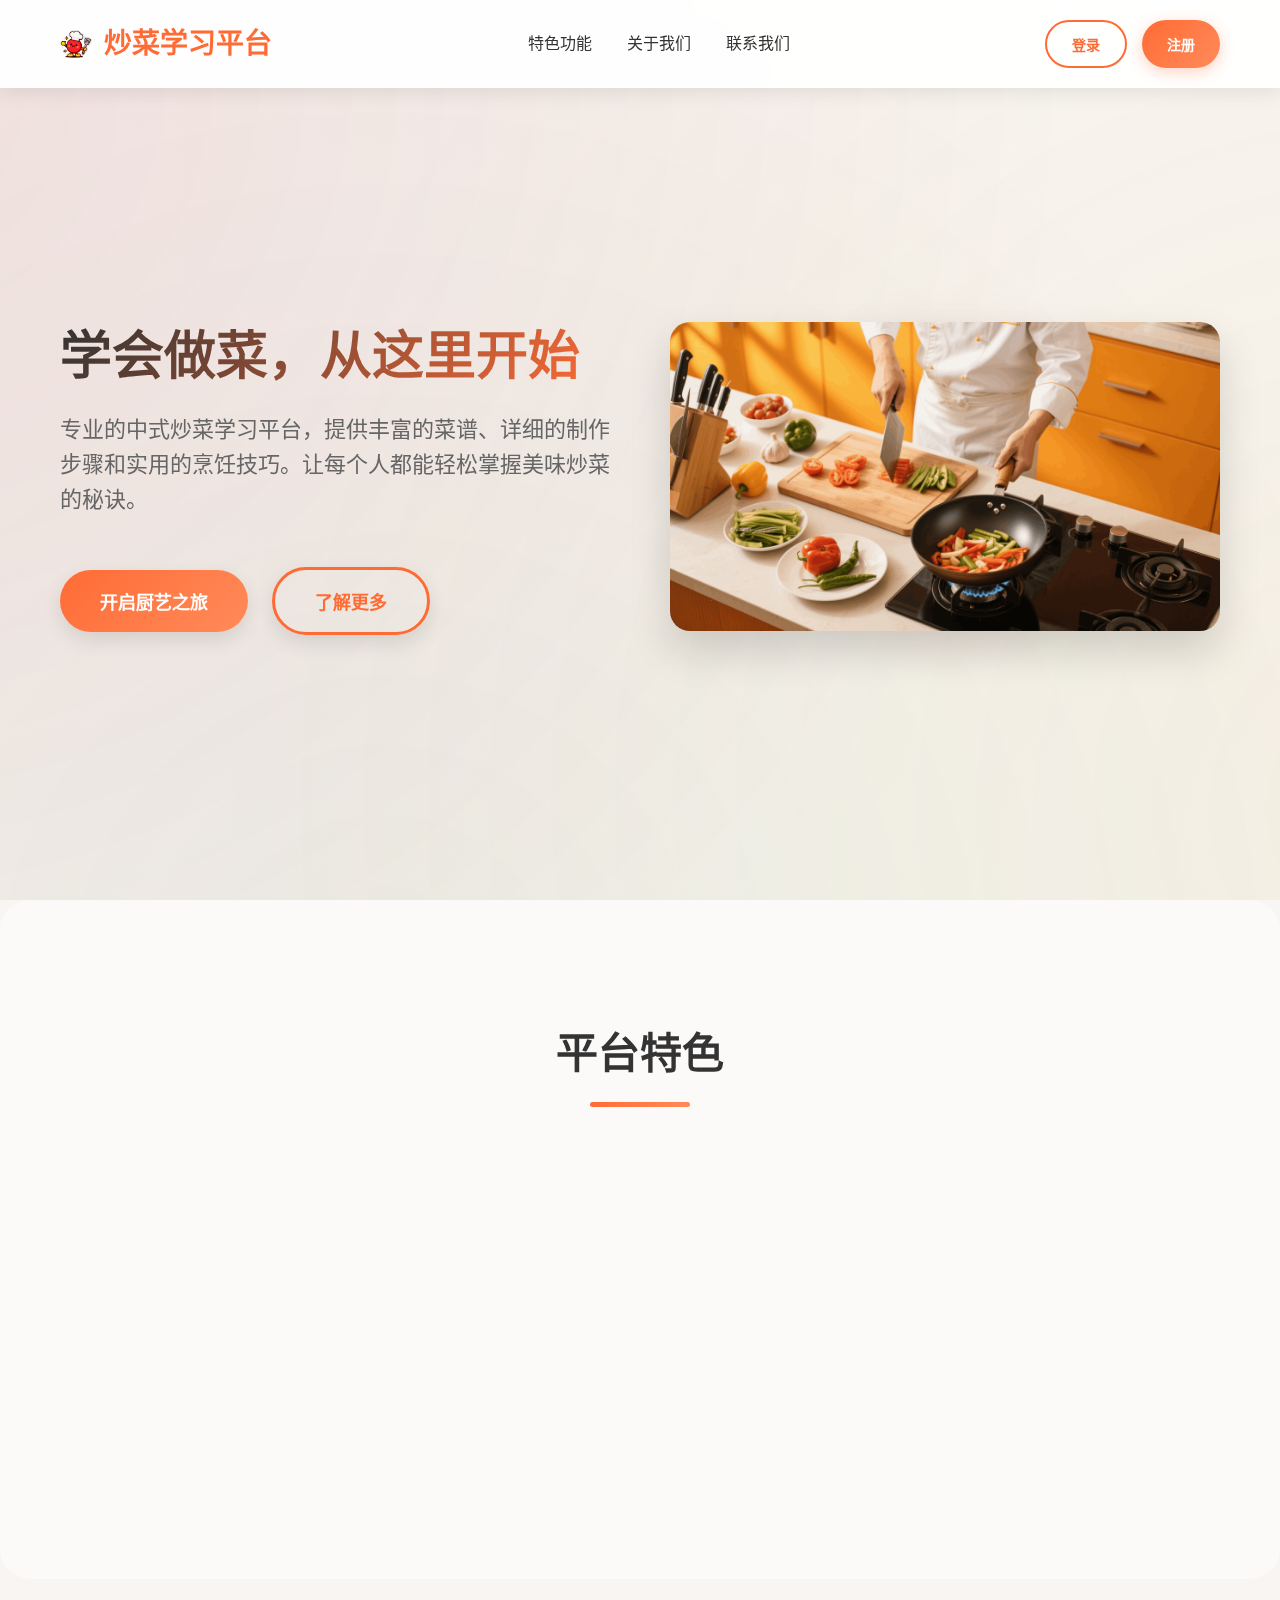
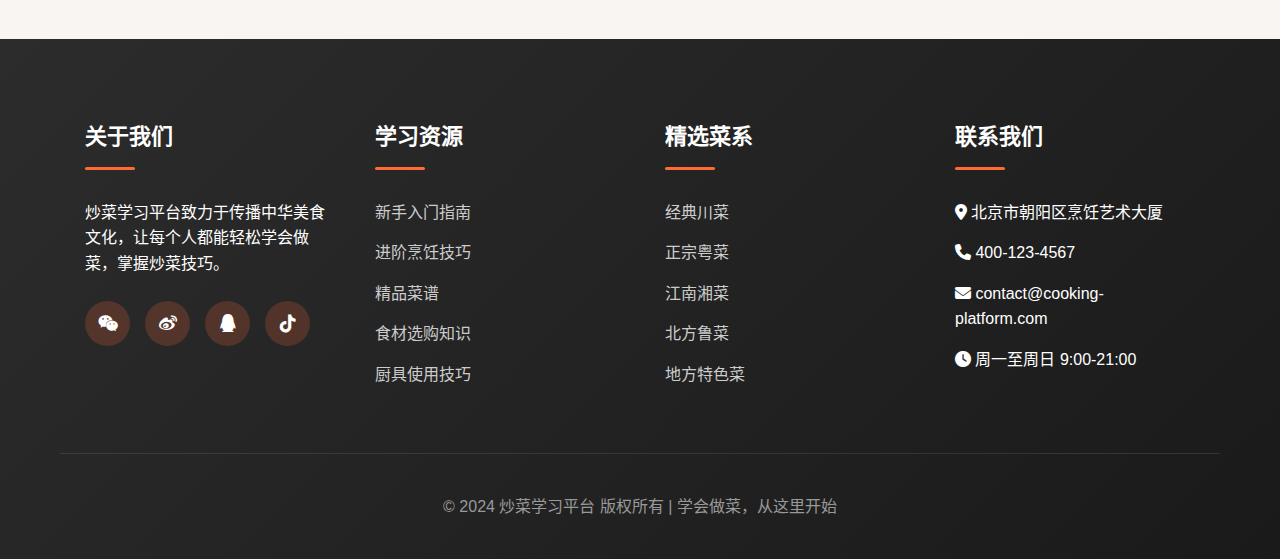
<file: index.html>
<!DOCTYPE html>
<html lang="zh-CN">
<head>
    <meta charset="UTF-8">
    <meta name="viewport" content="width=device-width, initial-scale=1.0">
    <title>炒菜学习平台 | 学会做菜，从这里开始</title>
    <!-- Favicon -->
    <link rel="icon" type="image/x-icon" href="data/imgs/图标.iconfont">
    <link rel="shortcut icon" type="image/x-icon" href="data/imgs/图标.iconfont">
    <link rel="stylesheet" href="https://cdnjs.cloudflare.com/ajax/libs/font-awesome/6.4.0/css/all.min.css">
    <link rel="stylesheet" href="css/components/cool-search.css">
    <style>
        * {
            margin: 0;
            padding: 0;
            box-sizing: border-box;
            font-family: 'Segoe UI', 'Microsoft YaHei', sans-serif;
        }
        
        body {
            background-color: #f8f5f2;
            color: #333;
            line-height: 1.6;
            overflow-x: hidden;
        }
        
        .container {
            max-width: 1200px;
            margin: 0 auto;
            padding: 0 20px;
        }
        
        /* 背景装饰 */
        .bg-decoration {
            position: fixed;
            top: 0;
            left: 0;
            width: 100%;
            height: 100%;
            z-index: -1;
            overflow: hidden;
        }
        
        .bg-decoration::before {
            content: "";
            position: absolute;
            top: -50%;
            left: -50%;
            width: 200%;
            height: 200%;
            background: 
                radial-gradient(circle at 20% 30%, rgba(179, 36, 36, 0.1) 0%, transparent 50%),
                radial-gradient(circle at 80% 70%, rgba(212, 175, 55, 0.08) 0%, transparent 50%),
                radial-gradient(circle at 40% 80%, rgba(46, 125, 50, 0.06) 0%, transparent 50%);
            animation: float 20s ease-in-out infinite;
        }
        
        .cuisine-images {
            position: absolute;
            width: 100%;
            height: 100%;
        }
        
        .cuisine-img {
            position: absolute;
            border-radius: 20px;
            opacity: 0.3;
            filter: blur(1px);
            transition: all 0.3s ease;
        }
        
        .cuisine-img:nth-child(1) {
            top: 10%;
            left: 10%;
            width: 150px;
            height: 100px;
            animation: floatImg1 15s ease-in-out infinite;
        }
        
        .cuisine-img:nth-child(2) {
            top: 20%;
            right: 15%;
            width: 120px;
            height: 80px;
            animation: floatImg2 18s ease-in-out infinite;
        }
        
        .cuisine-img:nth-child(3) {
            bottom: 30%;
            left: 5%;
            width: 100px;
            height: 70px;
            animation: floatImg3 22s ease-in-out infinite;
        }
        
        .cuisine-img:nth-child(4) {
            bottom: 20%;
            right: 10%;
            width: 130px;
            height: 90px;
            animation: floatImg4 20s ease-in-out infinite;
        }
        
        @keyframes float {
            0%, 100% { transform: rotate(0deg) scale(1); }
            33% { transform: rotate(1deg) scale(1.02); }
            66% { transform: rotate(-1deg) scale(0.98); }
        }
        
        @keyframes floatImg1 {
            0%, 100% { transform: translateY(0px) rotate(0deg); }
            50% { transform: translateY(-20px) rotate(2deg); }
        }
        
        @keyframes floatImg2 {
            0%, 100% { transform: translateY(0px) rotate(0deg); }
            50% { transform: translateY(-15px) rotate(-1deg); }
        }
        
        @keyframes floatImg3 {
            0%, 100% { transform: translateY(0px) rotate(0deg); }
            50% { transform: translateY(-25px) rotate(1deg); }
        }
        
        @keyframes floatImg4 {
            0%, 100% { transform: translateY(0px) rotate(0deg); }
            50% { transform: translateY(-18px) rotate(-2deg); }
        }
        
        /* 导航栏 */
        header {
            background-color: rgba(255, 255, 255, 0.95);
            backdrop-filter: blur(10px);
            box-shadow: 0 2px 20px rgba(0, 0, 0, 0.1);
            position: fixed;
            width: 100%;
            top: 0;
            z-index: 1000;
        }
        
        .navbar {
            display: flex;
            justify-content: space-between;
            align-items: center;
            padding: 20px 0;
        }
        
        .logo {
            display: flex;
            align-items: center;
            font-size: 28px;
            font-weight: 700;
            color: #ff6b35;
            text-decoration: none;
        }
        
        .logo img {
            margin-right: 12px;
            transition: transform 0.3s ease;
        }
        
        .logo:hover img {
            transform: scale(1.05);
        }
        
        .nav-links {
            display: flex;
            list-style: none;
            gap: 35px;
            flex-wrap: wrap;
            justify-content: center;
        }
        
        .nav-links a {
            text-decoration: none;
            color: #333;
            font-weight: 500;
            font-size: 16px;
            transition: all 0.3s;
            position: relative;
        }
        
        .nav-links a::after {
            content: "";
            position: absolute;
            bottom: -5px;
            left: 0;
            width: 0;
            height: 2px;
            background: #ff6b35;
            transition: width 0.3s;
        }
        
        .nav-links a:hover {
            color: #ff6b35;
        }
        
        .nav-links a:hover::after {
            width: 100%;
        }
        
        .auth-buttons button {
            padding: 12px 25px;
            border-radius: 25px;
            font-weight: 600;
            font-size: 14px;
            cursor: pointer;
            transition: all 0.3s;
            border: none;
        }
        
        .login-btn {
            background: transparent;
            border: 2px solid #ff6b35 !important;
            color: #ff6b35;
            margin-right: 15px;
        }
        
        .signup-btn {
            background: linear-gradient(135deg, #ff6b35 0%, #ff8b5a 100%);
            color: white;
            box-shadow: 0 4px 15px rgba(255, 107, 53, 0.3);
        }
        
        .auth-buttons button:hover {
            transform: translateY(-2px);
            box-shadow: 0 8px 25px rgba(255, 107, 53, 0.25);
        }
        
        .login-btn:hover {
            background: #ff6b35;
            color: white;
        }
        
        /* 用户信息样式 */
        .user-info {
            display: flex;
            align-items: center;
            gap: 12px;
            position: relative;
        }
        
        .user-avatar {
            width: 40px;
            height: 40px;
            border-radius: 50%;
            overflow: hidden;
            border: 2px solid #ff6b35;
            transition: transform 0.3s ease;
        }
        
        .user-avatar:hover {
            transform: scale(1.05);
        }
        
        .user-avatar img {
            width: 100%;
            height: 100%;
            object-fit: cover;
        }
        
        .user-name {
            font-size: 16px;
            font-weight: 600;
            color: #333;
            max-width: 120px;
            overflow: hidden;
            text-overflow: ellipsis;
            white-space: nowrap;
        }
        
        .user-dropdown {
            position: relative;
        }
        
        .user-menu-btn {
            background: none;
            border: none;
            color: #666;
            cursor: pointer;
            padding: 8px;
            border-radius: 50%;
            transition: all 0.3s ease;
            display: flex;
            align-items: center;
            justify-content: center;
        }
        
        .user-menu-btn:hover {
            background-color: #f0f0f0;
            color: #ff6b35;
        }
        
        .user-menu {
            position: absolute;
            top: calc(100% + 10px);
            right: 0;
            min-width: 200px;
            background: white;
            border-radius: 12px;
            box-shadow: 0 10px 30px rgba(0, 0, 0, 0.15);
            border: 1px solid #e0e0e0;
            opacity: 0;
            visibility: hidden;
            transform: translateY(-10px);
            transition: all 0.3s ease;
            z-index: 1000;
        }
        
        .user-menu.show {
            opacity: 1;
            visibility: visible;
            transform: translateY(0);
        }
        
        .user-menu-item {
            display: flex;
            align-items: center;
            gap: 12px;
            padding: 15px 20px;
            text-decoration: none;
            color: #333;
            font-size: 14px;
            font-weight: 500;
            border: none;
            background: none;
            width: 100%;
            cursor: pointer;
            transition: all 0.3s ease;
        }
        
        .user-menu-item:hover {
            background-color: #f8f9fa;
            color: #ff6b35;
        }
        
        .user-menu-item:first-child {
            border-radius: 12px 12px 0 0;
        }
        
        .user-menu-item:last-child {
            border-radius: 0 0 12px 12px;
        }
        
        .user-menu-item i {
            font-size: 14px;
            width: 16px;
        }
        
        /* 主内容区域 */
        .hero {
            margin-top: 120px;
            padding: 100px 0;
            min-height: 80vh;
            display: flex;
            align-items: center;
            position: relative;
        }
        
        .hero-content {
            display: flex;
            align-items: center;
            justify-content: space-between;
            width: 100%;
        }
        
        .hero-text {
            flex: 1;
            padding-right: 60px;
        }
        
        .hero-image {
            flex: 1;
            text-align: center;
            position: relative;
        }
        
        .hero-image::before {
            content: "";
            position: absolute;
            top: 50%;
            left: 50%;
            transform: translate(-50%, -50%);
            width: 400px;
            height: 400px;
            background: radial-gradient(circle, rgba(179, 36, 36, 0.1) 0%, transparent 70%);
            border-radius: 50%;
            z-index: -1;
        }
        
        h1 {
            font-size: 52px;
            font-weight: 800;
            color: #333;
            margin-bottom: 25px;
            line-height: 1.2;
            background: linear-gradient(135deg, #333 0%, #ff6b35 100%);
            -webkit-background-clip: text;
            -webkit-text-fill-color: transparent;
            background-clip: text;
        }
        
        .subtitle {
            font-size: 22px;
            color: #666;
            margin-bottom: 35px;
            line-height: 1.6;
        }
        
        .hero-buttons {
            margin-top: 50px;
        }
        
        .cta-button {
            padding: 18px 40px;
            border-radius: 50px;
            font-size: 18px;
            font-weight: 700;
            cursor: pointer;
            transition: all 0.4s;
            border: none;
            margin-right: 20px;
            box-shadow: 0 8px 20px rgba(0, 0, 0, 0.1);
            position: relative;
            overflow: hidden;
        }
        
        .cta-button::before {
            content: "";
            position: absolute;
            top: 0;
            left: -100%;
            width: 100%;
            height: 100%;
            background: linear-gradient(90deg, transparent, rgba(255,255,255,0.2), transparent);
            transition: left 0.5s;
        }
        
        .cta-button:hover::before {
            left: 100%;
        }
        
        .primary-btn {
            background: linear-gradient(135deg, #ff6b35 0%, #ff8b5a 100%);
            color: white;
        }
        
        .secondary-btn {
            background: transparent;
            color: #ff6b35;
            border: 3px solid #ff6b35;
        }
        
        .cta-button:hover {
            transform: translateY(-5px);
            box-shadow: 0 15px 35px rgba(0, 0, 0, 0.2);
        }
        
        .secondary-btn:hover {
            background: #ff6b35;
            color: white;
        }
        
        /* 主图 */
        .main-illustration {
            max-width: 100%;
            height: auto;
            border-radius: 20px;
            box-shadow: 0 20px 40px rgba(0, 0, 0, 0.15);
            transition: transform 0.3s ease, box-shadow 0.3s ease;
        }
        
        .main-illustration:hover {
            transform: translateY(-5px);
            box-shadow: 0 25px 50px rgba(0, 0, 0, 0.2);
        }
        
        /* 特性部分 */
        .features {
            padding: 120px 0;
            background: rgba(255, 255, 255, 0.5);
            backdrop-filter: blur(10px);
            margin: 60px 0;
            border-radius: 30px;
        }
        
        .section-title {
            text-align: center;
            font-size: 42px;
            margin-bottom: 80px;
            color: #333;
            position: relative;
            font-weight: 700;
        }
        
        .section-title::after {
            content: "";
            position: absolute;
            bottom: -20px;
            left: 50%;
            transform: translateX(-50%);
            width: 100px;
            height: 5px;
            background: linear-gradient(135deg, #ff6b35 0%, #ff8b5a 100%);
            border-radius: 3px;
        }
        
        .features-grid {
            display: grid;
            grid-template-columns: repeat(4, 1fr);
            gap: 30px;
        }
        
        .feature-card {
            background: linear-gradient(145deg, rgba(255, 255, 255, 0.9), rgba(248, 250, 252, 0.8));
            backdrop-filter: blur(20px);
            border-radius: 25px;
            padding: 40px 25px;
            text-align: center;
            box-shadow: 
                0 10px 30px rgba(0, 0, 0, 0.1),
                0 1px 8px rgba(0, 0, 0, 0.06),
                inset 0 1px 0 rgba(255, 255, 255, 0.5);
            transition: all 0.4s cubic-bezier(0.4, 0, 0.2, 1);
            border: 1px solid rgba(255, 107, 53, 0.1);
            position: relative;
            overflow: hidden;
        }
        
        .feature-card::before {
            content: '';
            position: absolute;
            top: 0;
            left: -100%;
            width: 100%;
            height: 100%;
            background: linear-gradient(90deg, transparent, rgba(255, 107, 53, 0.05), transparent);
            transition: left 0.5s;
        }
        
        .feature-card:hover::before {
            left: 100%;
        }
        
        .feature-card:hover {
            transform: translateY(-12px);
            box-shadow: 
                0 20px 40px rgba(0, 0, 0, 0.15),
                0 5px 15px rgba(255, 107, 53, 0.1),
                inset 0 1px 0 rgba(255, 255, 255, 0.8);
            background: linear-gradient(145deg, rgba(255, 255, 255, 0.95), rgba(255, 248, 245, 0.9));
            border-color: rgba(255, 107, 53, 0.2);
        }
        
        .feature-icon {
            font-size: 50px;
            color: #ff6b35;
            margin-bottom: 25px;
            display: block;
            position: relative;
            z-index: 2;
            transition: all 0.3s ease;
        }
        
        .feature-card:hover .feature-icon {
            transform: scale(1.1);
            color: #e55a2b;
        }
        
        .feature-title {
            font-size: 24px;
            margin-bottom: 20px;
            color: #333;
            font-weight: 600;
        }
        
        .feature-desc {
            color: #666;
            font-size: 16px;
            line-height: 1.6;
        }
        
        
        /* 页脚 */
        footer {
            background: linear-gradient(135deg, #2c2c2c 0%, #1a1a1a 100%);
            color: white;
            padding: 80px 0 40px;
        }
        
        .footer-content {
            display: flex;
            justify-content: space-between;
            margin-bottom: 50px;
        }
        
        .footer-column {
            flex: 1;
            padding: 0 25px;
        }
        
        .footer-column h3 {
            font-size: 22px;
            margin-bottom: 30px;
            position: relative;
            padding-bottom: 15px;
            font-weight: 600;
        }
        
        .footer-column h3::after {
            content: "";
            position: absolute;
            bottom: 0;
            left: 0;
            width: 50px;
            height: 3px;
            background: #ff6b35;
            border-radius: 2px;
        }
        
        .footer-links {
            list-style: none;
        }
        
        .footer-links li {
            margin-bottom: 15px;
        }
        
        .footer-links a {
            color: #ccc;
            text-decoration: none;
            transition: all 0.3s;
            font-size: 16px;
        }
        
        .footer-links a:hover {
            color: white;
            padding-left: 5px;
        }
        
        .social-icons {
            display: flex;
            margin-top: 25px;
        }
        
        .social-icons a {
            display: flex;
            align-items: center;
            justify-content: center;
            width: 45px;
            height: 45px;
            background: rgba(255, 107, 53, 0.2);
            border-radius: 50%;
            margin-right: 15px;
            color: white;
            text-decoration: none;
            transition: all 0.3s;
            font-size: 18px;
        }
        
        .social-icons a:hover {
            background: #ff6b35;
            transform: translateY(-3px);
            box-shadow: 0 10px 20px rgba(255, 107, 53, 0.3);
        }
        
        .copyright {
            text-align: center;
            padding-top: 40px;
            border-top: 1px solid rgba(255, 255, 255, 0.1);
            color: #999;
            font-size: 16px;
        }
        
        /* 登录弹窗 */
        .modal {
            display: none;
            position: fixed;
            z-index: 2000;
            left: 0;
            top: 0;
            width: 100%;
            height: 100%;
            background-color: rgba(0, 0, 0, 0.7);
            backdrop-filter: blur(5px);
        }
        
        .modal-content {
            background: white;
            margin: 10% auto;
            padding: 40px;
            border-radius: 20px;
            width: 400px;
            max-width: 90%;
            box-shadow: 0 20px 60px rgba(0, 0, 0, 0.3);
            position: relative;
            animation: modalSlideIn 0.3s ease;
        }
        
        @keyframes modalSlideIn {
            from {
                transform: translateY(-50px);
                opacity: 0;
            }
            to {
                transform: translateY(0);
                opacity: 1;
            }
        }
        
        .close {
            position: absolute;
            right: 20px;
            top: 15px;
            font-size: 28px;
            font-weight: bold;
            color: #999;
            cursor: pointer;
            transition: color 0.3s;
        }
        
        .close:hover {
            color: #ff6b35;
        }
        
        .modal h2 {
            text-align: center;
            margin-bottom: 30px;
            color: #333;
            font-size: 28px;
        }
        
        .form-group {
            margin-bottom: 25px;
        }
        
        .form-group label {
            display: block;
            margin-bottom: 8px;
            color: #333;
            font-weight: 500;
        }
        
        .form-group input {
            width: 100%;
            padding: 15px;
            border: 2px solid #ddd;
            border-radius: 10px;
            font-size: 16px;
            transition: border-color 0.3s;
        }
        
        .form-group input:focus {
            outline: none;
            border-color: #ff6b35;
        }
        
        .login-form-btn {
            width: 100%;
            padding: 15px;
            background: linear-gradient(135deg, #ff6b35 0%, #ff8b5a 100%);
            color: white;
            border: none;
            border-radius: 10px;
            font-size: 18px;
            font-weight: 600;
            cursor: pointer;
            transition: all 0.3s;
        }
        
        .login-form-btn:hover {
            transform: translateY(-2px);
            box-shadow: 0 10px 20px rgba(255, 107, 53, 0.3);
        }
        
        /* 响应式设计 */
        @media (max-width: 1200px) {
            .features-grid {
                grid-template-columns: repeat(2, 1fr);
                gap: 25px;
            }
        }
        
        @media (max-width: 992px) {
            .hero-content {
                flex-direction: column;
                text-align: center;
            }
            
            .hero-text {
                padding-right: 0;
                margin-bottom: 50px;
            }
            
            h1 {
                font-size: 42px;
            }
            
            .features-grid {
                grid-template-columns: repeat(2, 1fr);
                gap: 20px;
            }
            
            .feature-card {
                padding: 35px 20px;
            }
            
            .footer-content {
                flex-wrap: wrap;
            }
            
            .footer-column {
                flex: 0 0 50%;
                margin-bottom: 40px;
            }
        }
        
        @media (max-width: 992px) {
            .navbar {
                flex-wrap: wrap;
                gap: 20px;
            }
            
            .nav-links {
                flex-wrap: wrap;
                justify-content: center;
                gap: 25px;
            }
        }
        
        @media (max-width: 768px) {
            .navbar {
                flex-direction: column;
                gap: 20px;
            }
            
            .nav-links {
                flex-wrap: wrap;
                justify-content: center;
                gap: 20px;
            }
            
            .hero {
                margin-top: 180px;
                padding: 60px 0;
            }
            
            h1 {
                font-size: 36px;
            }
            
            .cta-button {
                display: block;
                margin: 10px 0;
                width: 100%;
            }
            
            .features-grid {
                grid-template-columns: 1fr;
                gap: 20px;
            }
            
            .feature-card {
                padding: 30px 20px;
            }
            
            .feature-icon {
                font-size: 45px;
                margin-bottom: 20px;
            }
            
            .feature-title {
                font-size: 20px;
                margin-bottom: 15px;
            }
            
            .feature-desc {
                font-size: 15px;
            }
            
            .footer-column {
                flex: 0 0 100%;
            }
            
            .cuisine-img {
                display: none;
            }
        }
    </style>
</head>
<body>
    <!-- 背景装饰 -->
    <div class="bg-decoration">
        <!-- 背景装饰图片已移除，保留渐变效果 -->
    </div>

    <!-- 导航栏 -->
    <header>
        <div class="container">
            <nav class="navbar">
                <a href="#" class="logo">
                    <img src="data/imgs/图标.png" alt="炒菜学习平台" style="width: 32px; height: 32px; margin-right: 12px; object-fit: contain;">
                    炒菜学习平台
                </a>
                <ul class="nav-links">
                    <li><a href="#features">特色功能</a></li>
                    <li><a href="#about">关于我们</a></li>
                    <li><a href="#contact">联系我们</a></li>
                </ul>
                <div class="auth-buttons" id="authButtons">
                    <button class="login-btn" onclick="openLoginModal()">登录</button>
                    <button class="signup-btn" onclick="openSignupModal()">注册</button>
                </div>
                
                <!-- 用户信息区域（登录后显示） -->
                <div class="user-info" id="userInfo" style="display: none;">
                    <div class="user-avatar">
                        <img src="[data-uri]" alt="用户头像" id="userAvatar">
                    </div>
                    <span class="user-name" id="userName">用户名</span>
                    <div class="user-dropdown">
                        <button class="user-menu-btn" onclick="toggleUserMenu()">
                            <i class="fas fa-chevron-down"></i>
                        </button>
                        <div class="user-menu" id="userMenu">
                            <a href="main.html" class="user-menu-item">
                                <i class="fas fa-home"></i>
                                进入平台
                            </a>
                            <a href="pages/profile/favorites.html" class="user-menu-item">
                                <i class="fas fa-heart"></i>
                                我的收藏
                            </a>
                            <button class="user-menu-item" onclick="logout()" style="color: #e74c3c;">
                                <i class="fas fa-sign-out-alt"></i>
                                退出登录
                            </button>
                        </div>
                    </div>
                </div>
                </nav>
        </div>
    </header>

    <!-- 主内容区域 -->
        <section class="hero">
            <div class="container">
            <div class="hero-content">
                <div class="hero-text">
                    <h1>学会做菜，从这里开始</h1>
                    <p class="subtitle">专业的中式炒菜学习平台，提供丰富的菜谱、详细的制作步骤和实用的烹饪技巧。让每个人都能轻松掌握美味炒菜的秘诀。</p>
                    <div class="hero-buttons">
                        <button class="cta-button primary-btn" onclick="startCookingJourney()">开启厨艺之旅</button>
                        <button class="cta-button secondary-btn" onclick="scrollToSection('features')">了解更多</button>
                    </div>
                </div>
                <div class="hero-image">
                    <img src="data/imgs/首页图片.png" alt="炒菜学习平台" class="main-illustration" onerror="this.style.display='none'">
                    </div>
                </div>
            </div>
        </section>

    <!-- 特性部分 -->
    <section class="features" id="features">
            <div class="container">
            <h2 class="section-title">平台特色</h2>
            <div class="features-grid">
                <div class="feature-card">
                    <i class="fas fa-utensils feature-icon"></i>
                    <h3 class="feature-title">丰富菜谱</h3>
                    <p class="feature-desc">精选各地经典炒菜菜谱，涵盖家常菜、地方特色菜等多种类型，满足不同口味需求。</p>
                </div>
                <div class="feature-card">
                    <i class="fas fa-tasks feature-icon"></i>
                    <h3 class="feature-title">详细教程</h3>
                    <p class="feature-desc">每个菜谱都配有详细的制作步骤和烹饪技巧，让初学者也能轻松上手。</p>
                </div>
                <div class="feature-card">
                    <i class="fas fa-graduation-cap feature-icon"></i>
                    <h3 class="feature-title">专业指导</h3>
                    <p class="feature-desc">专业厨师团队精心整理的烹饪技巧和注意事项，帮助您快速提升厨艺水平。</p>
            </div>
                <div class="feature-card">
                    <i class="fas fa-comments feature-icon"></i>
                    <h3 class="feature-title">互动交流</h3>
                    <p class="feature-desc">美食论坛让您与其他烹饪爱好者分享心得，交流经验，共同进步。</p>
                </div>
                </div>
            </div>
        </section>

    <!-- 页脚 -->
    <footer id="contact">
        <div class="container">
            <div class="footer-content">
                <div class="footer-column">
                    <h3>关于我们</h3>
                    <p>炒菜学习平台致力于传播中华美食文化，让每个人都能轻松学会做菜，掌握炒菜技巧。</p>
                    <div class="social-icons">
                        <a href="#" title="微信"><i class="fab fa-weixin"></i></a>
                        <a href="#" title="微博"><i class="fab fa-weibo"></i></a>
                        <a href="#" title="QQ"><i class="fab fa-qq"></i></a>
                        <a href="#" title="抖音"><i class="fab fa-tiktok"></i></a>
                    </div>
                </div>
                <div class="footer-column">
                    <h3>学习资源</h3>
                    <ul class="footer-links">
                        <li><a href="pages/guide/basics.html">新手入门指南</a></li>
                        <li><a href="pages/guide/basics.html">进阶烹饪技巧</a></li>
                        <li><a href="pages/recipes/list.html">精品菜谱</a></li>
                        <li><a href="pages/guide/basics.html">食材选购知识</a></li>
                        <li><a href="pages/guide/basics.html">厨具使用技巧</a></li>
                    </ul>
                </div>
                <div class="footer-column">
                    <h3>精选菜系</h3>
                    <ul class="footer-links">
                        <li><a href="pages/recipes/list.html?cuisine=sichuan">经典川菜</a></li>
                        <li><a href="pages/recipes/list.html?cuisine=cantonese">正宗粤菜</a></li>
                        <li><a href="pages/recipes/list.html?cuisine=hunan">江南湘菜</a></li>
                        <li><a href="pages/recipes/list.html?cuisine=shandong">北方鲁菜</a></li>
                        <li><a href="pages/recipes/list.html">地方特色菜</a></li>
                    </ul>
                </div>
                <div class="footer-column">
                    <h3>联系我们</h3>
                    <ul class="footer-links">
                        <li><i class="fas fa-map-marker-alt"></i> 北京市朝阳区烹饪艺术大厦</li>
                        <li><i class="fas fa-phone"></i> 400-123-4567</li>
                        <li><i class="fas fa-envelope"></i> contact@cooking-platform.com</li>
                        <li><i class="fas fa-clock"></i> 周一至周日 9:00-21:00</li>
                    </ul>
                </div>
            </div>
            <div class="copyright">
                <p>&copy; 2024 炒菜学习平台 版权所有 | 学会做菜，从这里开始</p>
            </div>
        </div>
    </footer>

    <!-- 登录弹窗 -->
    <div id="loginModal" class="modal">
        <div class="modal-content">
            <span class="close">&times;</span>
            <h2>欢迎回来</h2>
            <form id="loginForm">
                <div class="form-group">
                    <label for="username">用户名或邮箱</label>
                    <input type="text" id="username" name="username" required>
                </div>
                <div class="form-group">
                    <label for="password">密码</label>
                    <input type="password" id="password" name="password" required>
                </div>
                <button type="submit" class="login-form-btn">登录</button>
            </form>
        </div>
    </div>

    <!-- 注册弹窗 -->
    <div id="signupModal" class="modal">
        <div class="modal-content">
            <span class="close">&times;</span>
            <h2>加入我们</h2>
            <form id="signupForm">
                <div class="form-group">
                    <label for="signupUsername">用户名</label>
                    <input type="text" id="signupUsername" name="username" required>
                </div>
                <div class="form-group">
                    <label for="signupEmail">邮箱</label>
                    <input type="email" id="signupEmail" name="email" required>
                </div>
                <div class="form-group">
                    <label for="signupPassword">密码</label>
                    <input type="password" id="signupPassword" name="password" required>
                </div>
                <button type="submit" class="login-form-btn">注册</button>
            </form>
        </div>
    </div>

    <!-- JavaScript 文件 -->
    <script src="js/utils/global-search.js"></script>
    <script src="js/utils/user-manager.js"></script>
    
    <script>
        // 页面交互逻辑
        document.addEventListener('DOMContentLoaded', function() {
            // 用户管理系统会自动检查登录状态并更新显示
            
            // 平滑滚动
            window.scrollToSection = function(sectionId) {
                document.getElementById(sectionId).scrollIntoView({
                    behavior: 'smooth'
                });
            };
            
            // 弹窗控制
            window.openLoginModal = function() {
                document.getElementById('loginModal').style.display = 'block';
            };
            
            window.openSignupModal = function() {
                document.getElementById('signupModal').style.display = 'block';
            };
            
            // 关闭弹窗
            document.querySelectorAll('.close').forEach(closeBtn => {
                closeBtn.addEventListener('click', function() {
                    this.closest('.modal').style.display = 'none';
                });
            });
            
            // 点击弹窗外部关闭
            window.addEventListener('click', function(event) {
                if (event.target.classList.contains('modal')) {
                    event.target.style.display = 'none';
                }
            });
            
            // 登录表单提交
            document.getElementById('loginForm').addEventListener('submit', function(e) {
                e.preventDefault();
                
                const username = document.getElementById('username').value;
                const password = document.getElementById('password').value;
                
                if (username && password) {
                    // 使用用户管理系统登录
                    window.userManager.login(username);
                    
                    // 关闭登录弹窗
                    document.getElementById('loginModal').style.display = 'none';
                    
                    // 清空表单
                    document.getElementById('loginForm').reset();
                    
                    console.log('登录成功，用户：' + username);
                } else {
                    alert('请填写完整的登录信息');
                }
            });
            
            // 注册表单提交
            document.getElementById('signupForm').addEventListener('submit', function(e) {
                e.preventDefault();
                
                const username = document.getElementById('signupUsername').value;
                const email = document.getElementById('signupEmail').value;
                const password = document.getElementById('signupPassword').value;
                
                if (username && email && password) {
                    // 使用用户管理系统注册
                    window.userManager.login(username, email);
                    
                    // 关闭注册弹窗
                    document.getElementById('signupModal').style.display = 'none';
                    
                    // 清空表单
                    document.getElementById('signupForm').reset();
                    
                    console.log('注册成功，用户：' + username);
                } else {
                    alert('请填写完整的注册信息');
                }
            });
            
            // 导航链接高亮
            const navLinks = document.querySelectorAll('.nav-links a');
            navLinks.forEach(link => {
                link.addEventListener('click', function(e) {
                    const href = this.getAttribute('href');
                    if (href.startsWith('#')) {
                        e.preventDefault();
                        const sectionId = href.substring(1);
                        scrollToSection(sectionId);
                    }
                });
            });
            
            // 页面滚动效果
            window.addEventListener('scroll', function() {
                const header = document.querySelector('header');
                if (window.scrollY > 100) {
                    header.style.background = 'rgba(255, 255, 255, 0.98)';
                } else {
                    header.style.background = 'rgba(255, 255, 255, 0.95)';
                }
            });
            
            // 特性卡片动画
            const observerOptions = {
                threshold: 0.1,
                rootMargin: '0px 0px -50px 0px'
            };
            
            const observer = new IntersectionObserver(function(entries) {
                entries.forEach(entry => {
                    if (entry.isIntersecting) {
                        entry.target.style.opacity = '1';
                        entry.target.style.transform = 'translateY(0)';
                    }
                });
            }, observerOptions);
            
            document.querySelectorAll('.feature-card').forEach(card => {
                card.style.opacity = '0';
                card.style.transform = 'translateY(30px)';
                card.style.transition = 'opacity 0.6s ease, transform 0.6s ease';
                observer.observe(card);
            });
            
            // 切换用户菜单
            window.toggleUserMenu = function() {
                const userMenu = document.getElementById('userMenu');
                if (userMenu) {
                    userMenu.classList.toggle('show');
                }
            };
            
            // 退出登录
            window.logout = function() {
                if (confirm('确定要退出登录吗？')) {
                    // 使用用户管理系统退出登录
                    window.userManager.logout();
                    
                    // 隐藏用户菜单
                    const userMenu = document.getElementById('userMenu');
                    if (userMenu) {
                        userMenu.classList.remove('show');
                    }
                    
                    console.log('用户已退出登录');
                }
            };
            
            // 点击页面其他地方关闭用户菜单
            document.addEventListener('click', function(e) {
                const userDropdown = document.querySelector('.user-dropdown');
                const userMenu = document.getElementById('userMenu');
                
                if (userDropdown && !userDropdown.contains(e.target)) {
                    if (userMenu) {
                        userMenu.classList.remove('show');
                    }
                }
            });
        });
        
        // 开启厨艺之旅功能
        function startCookingJourney() {
            // 检查是否已登录
            if (window.userManager && window.userManager.isLoggedIn()) {
                // 已登录，直接跳转到主页
                window.location.href = 'main.html';
            } else {
                // 未登录，显示登录弹窗
                openLoginModal();
            }
        }
    </script>
</body>
</html>
</file>
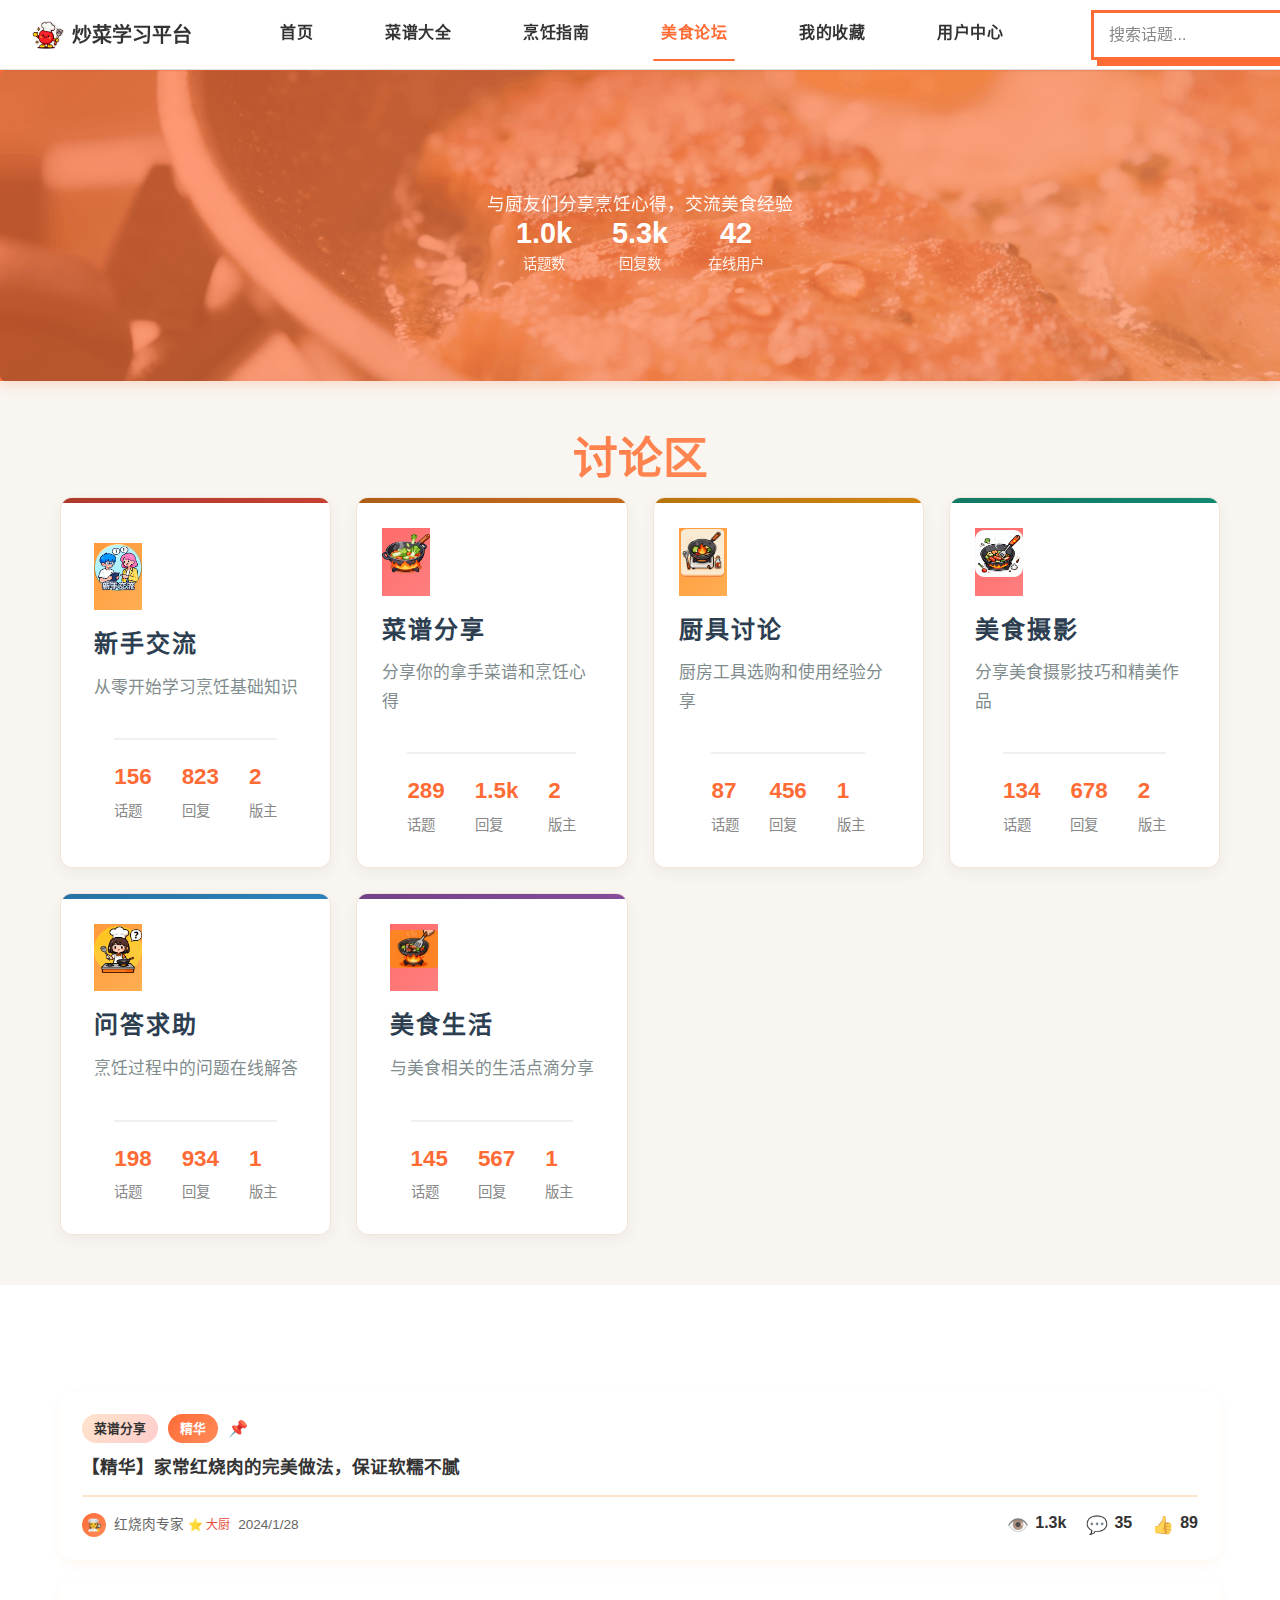
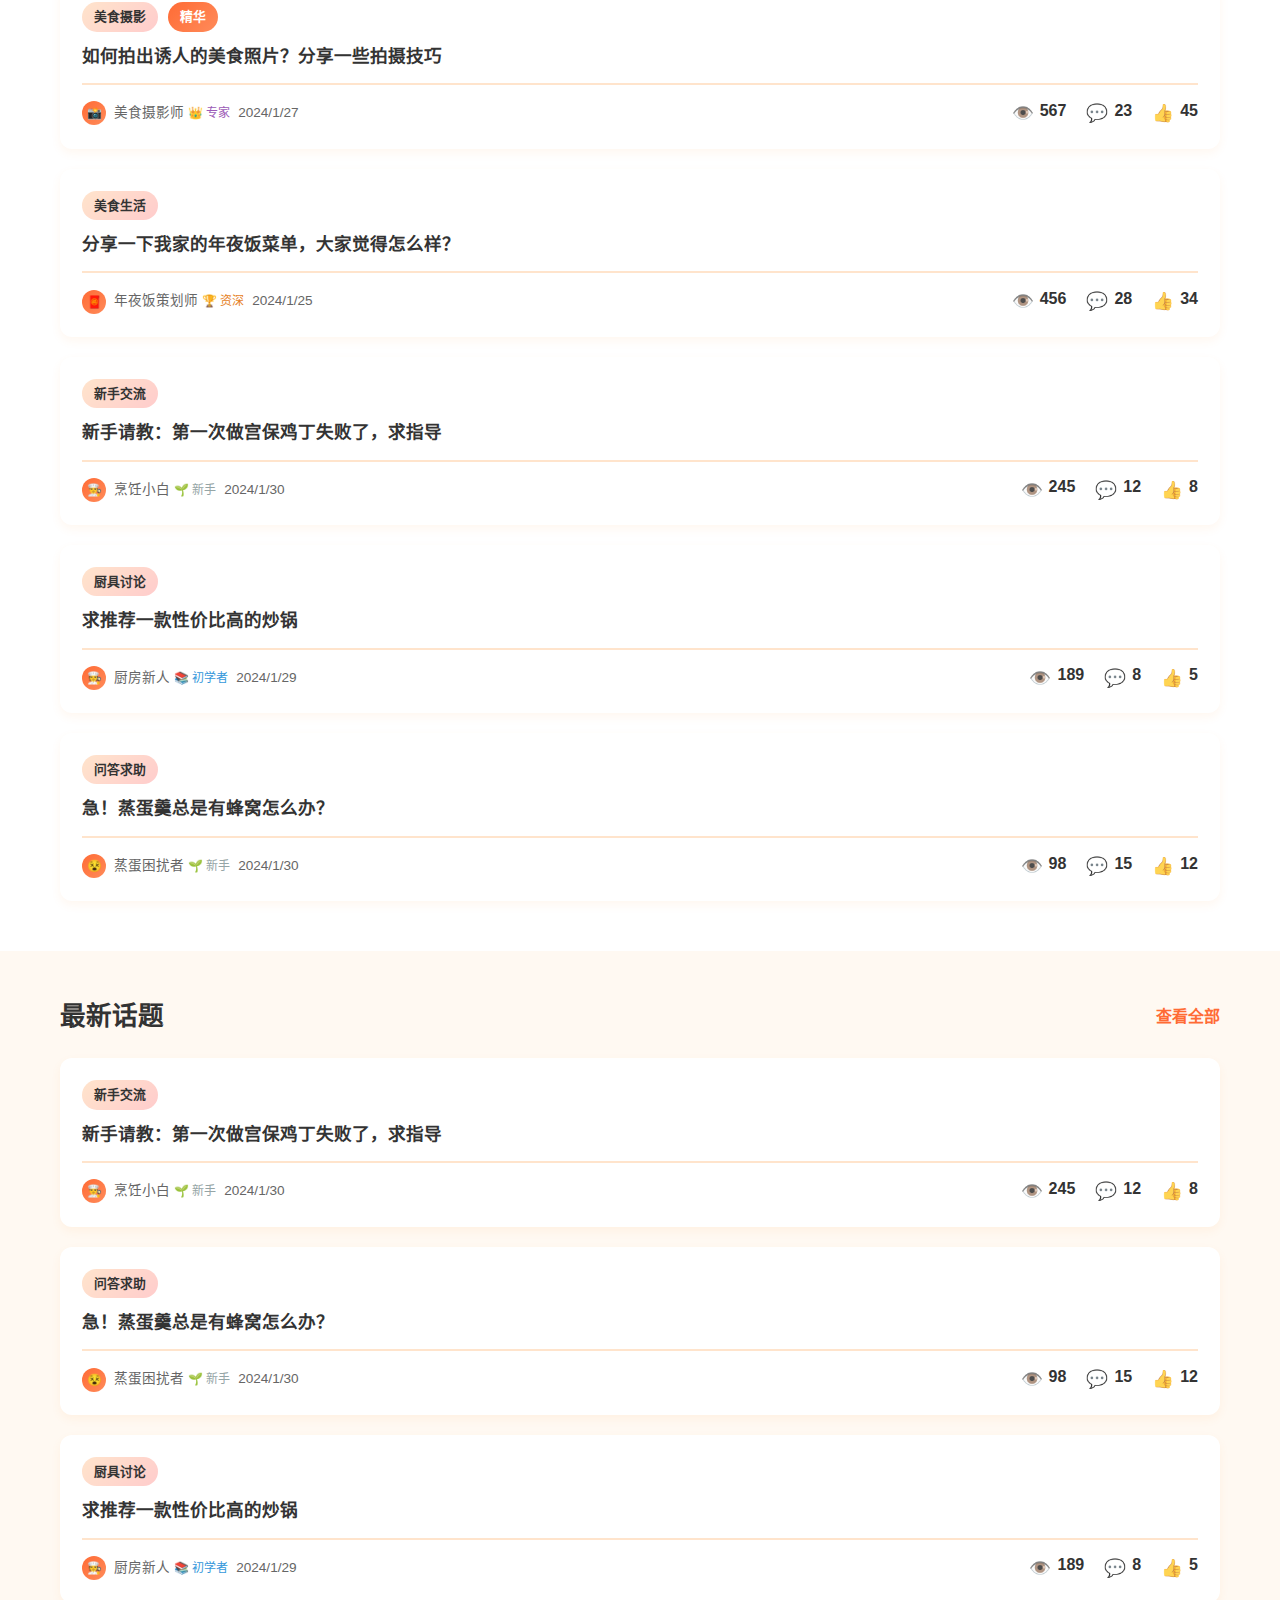
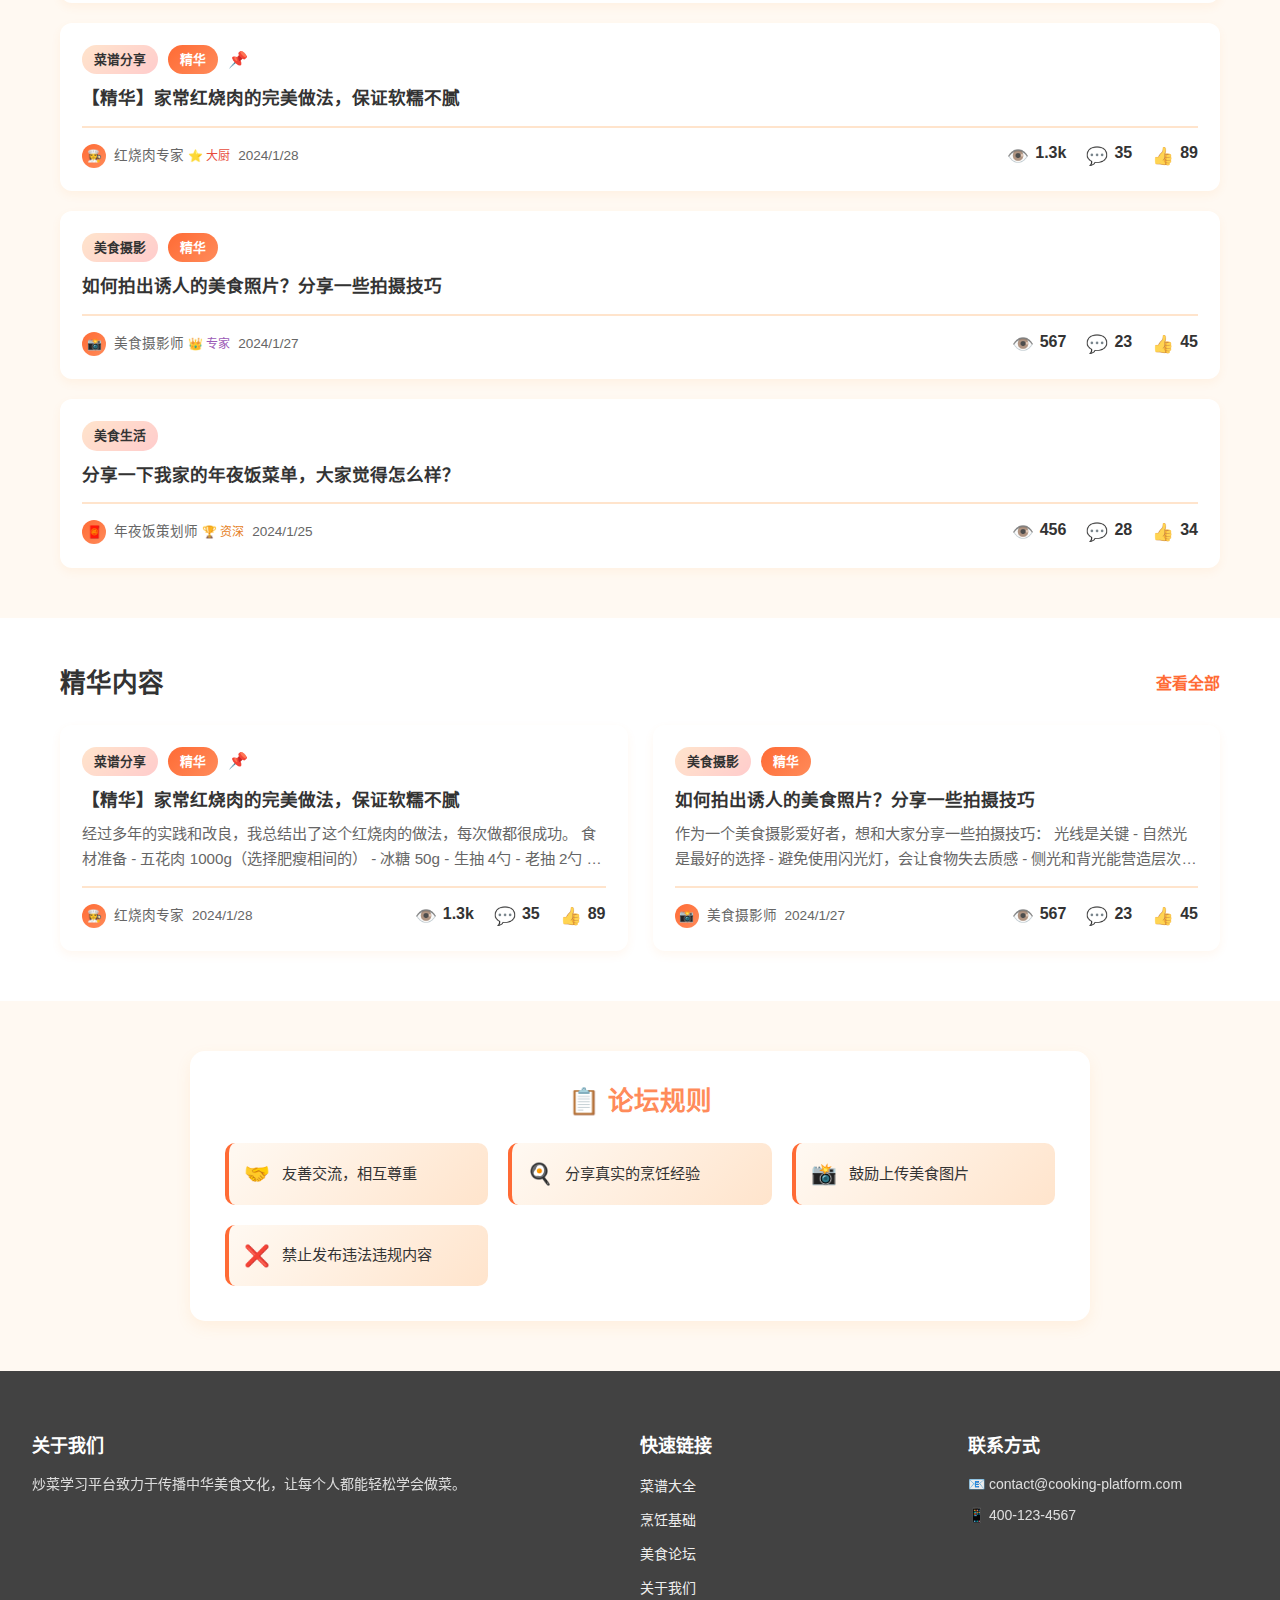
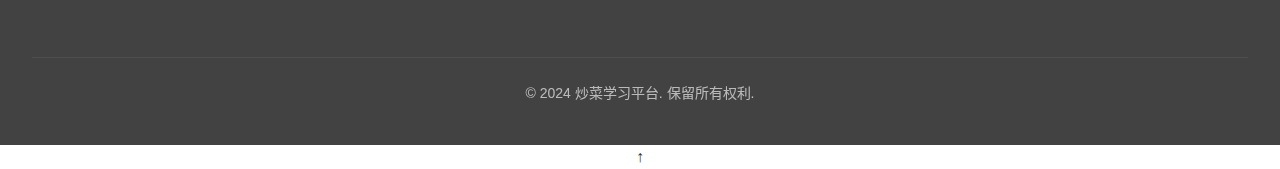
<file: pages/forum/index.html>
<!DOCTYPE html>
<html lang="zh-CN">
<head>
    <meta charset="UTF-8">
    <meta name="viewport" content="width=device-width, initial-scale=1.0">
    <title>美食论坛 - 炒菜学习平台</title>
    <meta name="description" content="与厨友们交流烹饪心得，分享美食经验">
    
    <!-- Favicon -->
    <link rel="icon" type="image/x-icon" href="../../data/imgs/图标.iconfont">
    <link rel="shortcut icon" type="image/x-icon" href="../../data/imgs/图标.iconfont">
    
    <!-- CSS 样式文件 -->
    <link rel="stylesheet" href="../../css/base/reset.css">
    <link rel="stylesheet" href="../../css/base/variables.css">
    <link rel="stylesheet" href="../../css/base/base.css">
    <link rel="stylesheet" href="../../css/components/header.css">
    <link rel="stylesheet" href="../../css/components/footer.css">
    <link rel="stylesheet" href="../../css/components/card.css">
    <link rel="stylesheet" href="../../css/components/cool-search.css">
    <link rel="stylesheet" href="../../css/components/text-animations.css">
    <link rel="stylesheet" href="../../css/pages/forum-warm.css">
    <link rel="stylesheet" href="../../css/components/notification.css">
    <link rel="stylesheet" href="../../css/responsive.css">
</head>
<body>
    <!-- 页面头部 -->
    <header class="header">
        <div class="container">
            <div class="header__content">
                <div class="header__logo">
                    <a href="../../main.html" class="logo">
                        <img src="../../data/imgs/图标.png" alt="炒菜学习平台" class="logo__icon">
                        <span class="logo__text">炒菜学习平台</span>
                    </a>
                </div>
                
                <nav class="header__nav">
                    <ul class="nav__list">
                        <li class="nav__item">
                            <a href="../../main.html" class="nav__link">首页</a>
                        </li>
                        <li class="nav__item">
                            <a href="../recipes/list.html" class="nav__link">菜谱大全</a>
                        </li>
                        <li class="nav__item">
                            <a href="../guide/basics.html" class="nav__link">烹饪指南</a>
                        </li>
                        <li class="nav__item">
                            <a href="index.html" class="nav__link nav__link--active">美食论坛</a>
                        </li>
                        <li class="nav__item">
                            <a href="../profile/favorites.html" class="nav__link">我的收藏</a>
                        </li>
                        <li class="nav__item">
                            <a href="../profile/center.html" class="nav__link">用户中心</a>
                        </li>
                    </ul>
                </nav>
                
                <div class="header__search">
                    <form class="search__form" id="forumSearchForm">
                        <input type="text" class="search__input" placeholder="搜索话题..." id="forumSearchInput">
                        <button type="submit" class="search__btn">
                            <span class="search__icon">🔍</span>
                        </button>
                    </form>
                </div>
                
                <button class="header__menu-btn" id="mobileMenuBtn">
                    <span></span>
                    <span></span>
                    <span></span>
                </button>
            </div>
        </div>
    </header>

    <!-- 主要内容区域 -->
    <main class="main">
        <!-- 论坛头部 -->
        <section class="forum-header" style="position: relative; overflow: hidden;">
            <!-- 论坛头部区域内的背景图 -->
            <div style="
                position: absolute;
                top: 0;
                left: 0;
                width: 100%;
                height: 100%;
                z-index: 0;
                pointer-events: none;
            ">
                <img src="../../data/imgs/模块的背景图片/美食论坛.png" 
                     alt="" 
                     style="
                        position: absolute;
                        top: 50%;
                        left: 50%;
                        transform: translate(-50%, -50%);
                        width: 100%;
                        height: 100%;
                        opacity: 0.30;
                        object-fit: cover;
                     "
                     onerror="this.style.display='none'">
            </div>
            
            <div class="container" style="position: relative; z-index: 1;">
                <div class="forum-header__content">
                    <h1 class="forum-header__title page-title-animated animate-glow">美食论坛</h1>
                    <p class="forum-header__subtitle page-subtitle-animated">与厨友们分享烹饪心得，交流美食经验</p>
                    <div class="forum-header__stats">
                        <div class="stat-item">
                            <span class="stat-number" id="totalTopics">0</span>
                            <span class="stat-label">话题数</span>
                        </div>
                        <div class="stat-item">
                            <span class="stat-number" id="totalReplies">0</span>
                            <span class="stat-label">回复数</span>
                        </div>
                        <div class="stat-item">
                            <span class="stat-number" id="onlineUsers">42</span>
                            <span class="stat-label">在线用户</span>
                        </div>
                    </div>
                    <div class="forum-header__actions animate-bounce-in animate-delay-8">
                        <a href="create.html" class="btn btn--primary hover-lift animate-pulse">
                            <span class="btn__icon">✏️</span>
                            <span class="btn__text">发布话题</span>
                        </a>
                    </div>
                </div>
            </div>
        </section>

        <!-- 论坛板块 -->
        <section class="forum-categories">
            <div class="container">
                <h2 class="section__title animate-on-scroll animate-gradient-text">讨论区</h2>
                <div class="categories__grid cards-animated" id="forumCategories">
                    <!-- 板块将通过JavaScript动态生成 -->
                </div>
            </div>
        </section>

        <!-- 热门话题 -->
        <section class="hot-topics">
            <div class="container">
                <div class="section-header">
                    <h2 class="section__title animate-on-scroll animate-highlight">热门话题</h2>
                    <a href="topics.html" class="section__more animate-on-scroll hover-scale">查看全部</a>
                </div>
                <div class="topics__list list-animated" id="hotTopics">
                    <!-- 热门话题将通过JavaScript动态生成 -->
                </div>
            </div>
        </section>

        <!-- 最新话题 -->
        <section class="recent-topics">
            <div class="container">
                <div class="section-header">
                    <h2 class="section__title">最新话题</h2>
                    <a href="topics.html?sort=newest" class="section__more">查看全部</a>
                </div>
                <div class="topics__list" id="recentTopics">
                    <!-- 最新话题将通过JavaScript动态生成 -->
                </div>
            </div>
        </section>

        <!-- 精华内容 -->
        <section class="featured-topics">
            <div class="container">
                <div class="section-header">
                    <h2 class="section__title">精华内容</h2>
                    <a href="topics.html?featured=true" class="section__more">查看全部</a>
                </div>
                <div class="topics__grid" id="featuredTopics">
                    <!-- 精华话题将通过JavaScript动态生成 -->
                </div>
            </div>
        </section>

        <!-- 论坛规则 -->
        <section class="forum-rules">
            <div class="container">
                <div class="rules__content">
                    <h3 class="rules__title">📋 论坛规则</h3>
                    <div class="rules__list">
                        <div class="rule-item">
                            <span class="rule-icon">🤝</span>
                            <span class="rule-text">友善交流，相互尊重</span>
                        </div>
                        <div class="rule-item">
                            <span class="rule-icon">🍳</span>
                            <span class="rule-text">分享真实的烹饪经验</span>
                        </div>
                        <div class="rule-item">
                            <span class="rule-icon">📸</span>
                            <span class="rule-text">鼓励上传美食图片</span>
                        </div>
                        <div class="rule-item">
                            <span class="rule-icon">❌</span>
                            <span class="rule-text">禁止发布违法违规内容</span>
                        </div>
                    </div>
                </div>
            </div>
        </section>
    </main>

    <!-- 页面底部 -->
    <footer class="footer">
        <div class="container">
            <div class="footer__content">
                <div class="footer__section">
                    <h3 class="footer__title">关于我们</h3>
                    <p class="footer__text">
                        炒菜学习平台致力于传播中华美食文化，让每个人都能轻松学会做菜。
                    </p>
                </div>
                <div class="footer__section">
                    <h3 class="footer__title">快速链接</h3>
                    <ul class="footer__links">
                        <li><a href="../recipes/list.html">菜谱大全</a></li>
                        <li><a href="../guide/basics.html">烹饪基础</a></li>
                        <li><a href="index.html">美食论坛</a></li>
                        <li><a href="../about.html">关于我们</a></li>
                    </ul>
                </div>
                <div class="footer__section">
                    <h3 class="footer__title">联系方式</h3>
                    <ul class="footer__contact">
                        <li>📧 contact@cooking-platform.com</li>
                        <li>📱 400-123-4567</li>
                    </ul>
                </div>
            </div>
            <div class="footer__bottom">
                <p>&copy; 2024 炒菜学习平台. 保留所有权利.</p>
            </div>
        </div>
    </footer>

    <!-- JavaScript 文件 -->
    <script src="../../js/utils/global-search.js"></script>
    <script src="../../js/utils/storage.js"></script>
    <script src="../../js/utils/dom.js"></script>
    <script src="../../js/data/forum.js"></script>
    <script src="../../js/components/header.js"></script>
    <script src="../../js/components/search.js"></script>
    <script src="../../js/pages/forum-index.js"></script>
    <script src="../../js/app.js"></script>
    
    <script>
        // 初始化滚动动效
        document.addEventListener('DOMContentLoaded', function() {
            initScrollAnimations();
        });
        
        function initScrollAnimations() {
            const observerOptions = {
                threshold: 0.1,
                rootMargin: '0px 0px -50px 0px'
            };
            
            const observer = new IntersectionObserver(function(entries) {
                entries.forEach(entry => {
                    if (entry.isIntersecting) {
                        entry.target.classList.add('animate-in-view');
                    }
                });
            }, observerOptions);
            
            document.querySelectorAll('.animate-on-scroll').forEach(element => {
                observer.observe(element);
            });
        }
    </script>
</body>
</html>
</file>
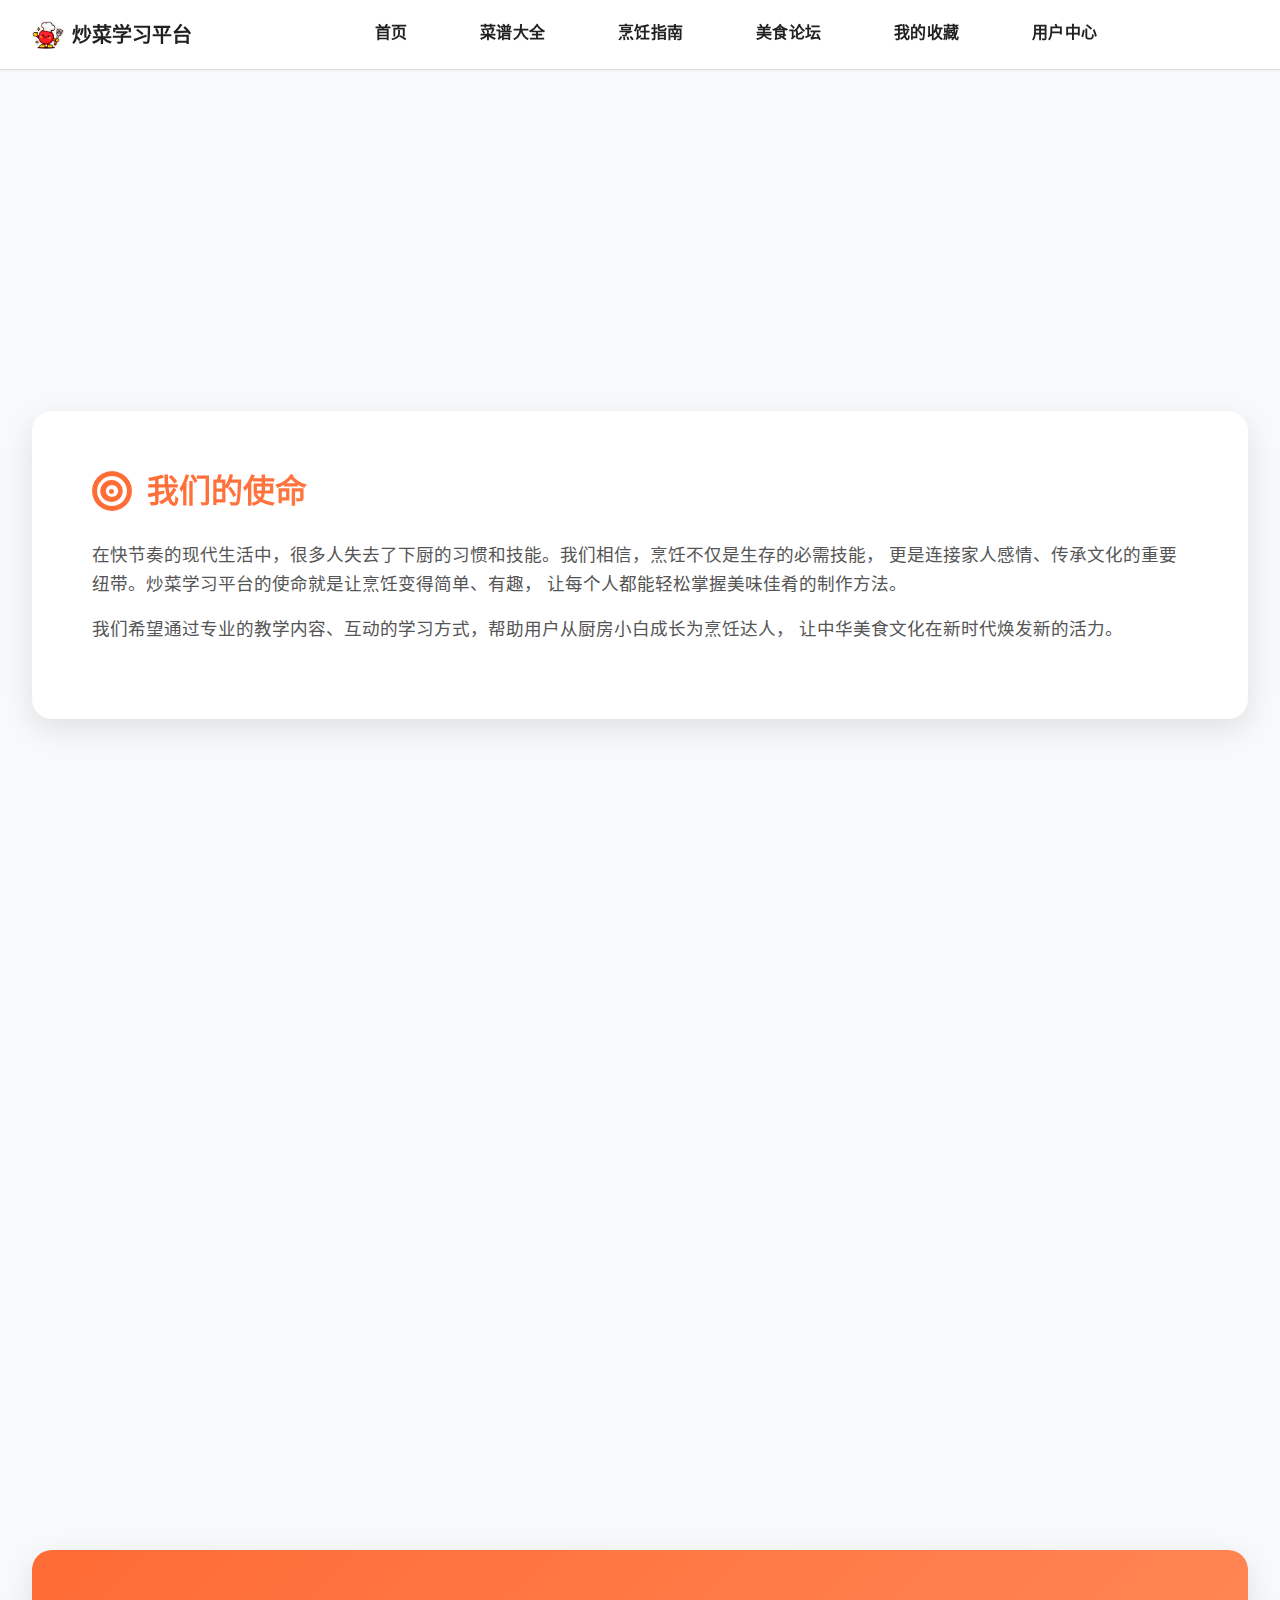
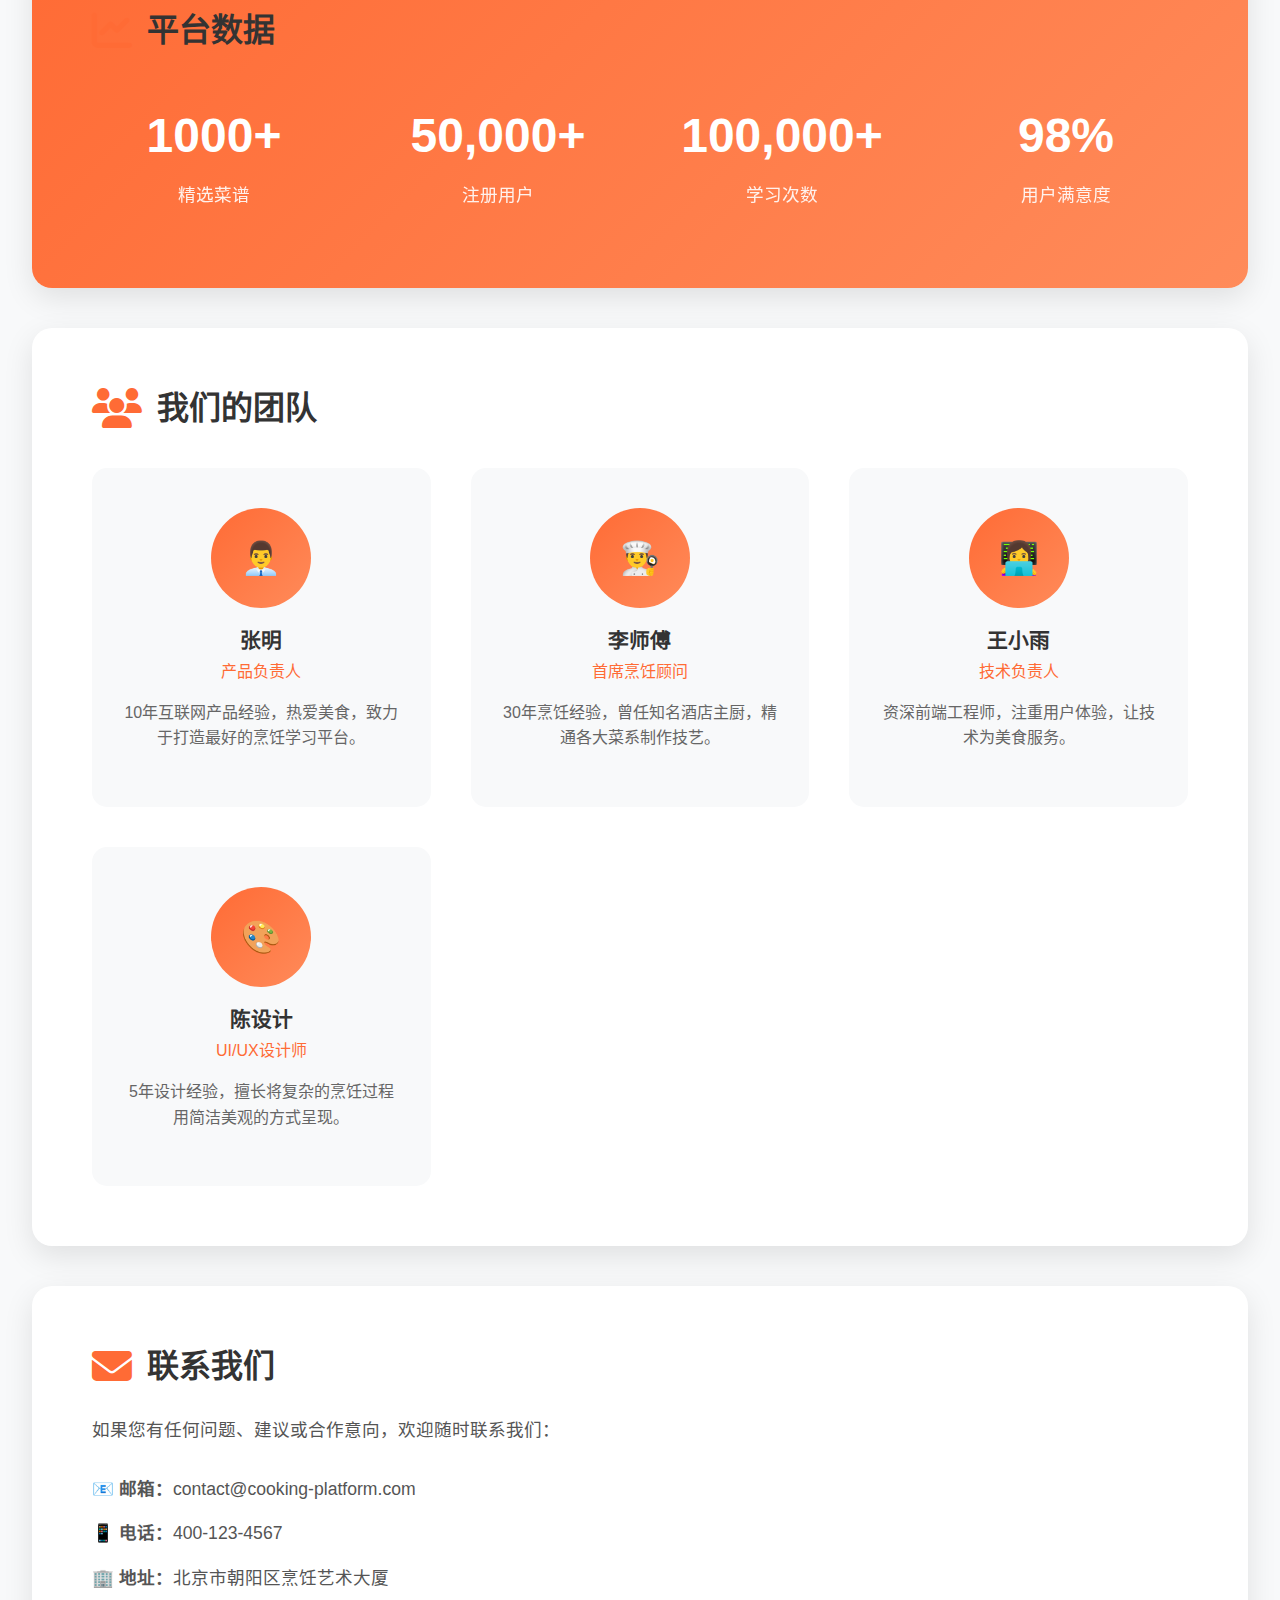
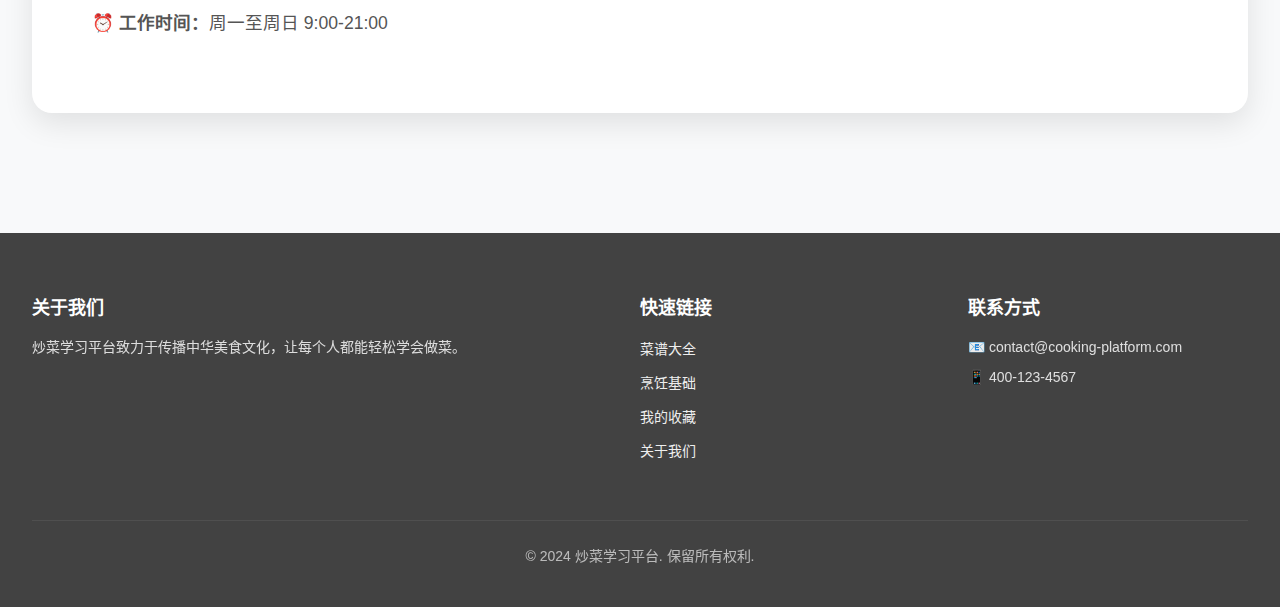
<file: pages/about.html>
<!DOCTYPE html>
<html lang="zh-CN">
<head>
    <meta charset="UTF-8">
    <meta name="viewport" content="width=device-width, initial-scale=1.0">
    <title>关于我们 - 炒菜学习平台</title>
    <meta name="description" content="了解炒菜学习平台的使命、愿景和团队">
    
    <!-- Favicon -->
    <link rel="icon" type="image/x-icon" href="../data/imgs/图标.iconfont">
    
    <!-- Font Awesome Icons -->
    <link rel="stylesheet" href="https://cdnjs.cloudflare.com/ajax/libs/font-awesome/6.4.0/css/all.min.css">
    
    <!-- CSS 样式文件 -->
    <link rel="stylesheet" href="../css/base/reset.css">
    <link rel="stylesheet" href="../css/base/variables.css">
    <link rel="stylesheet" href="../css/base/base.css">
    <link rel="stylesheet" href="../css/components/header.css">
    <link rel="stylesheet" href="../css/components/footer.css">
    <link rel="stylesheet" href="../css/components/cool-search.css">
    <link rel="stylesheet" href="../css/components/text-animations.css">
    <link rel="stylesheet" href="../css/responsive.css">
    
    <style>
        .about {
            padding: 120px 0 80px;
            background: #f8f9fa;
        }
        
        .about-header {
            text-align: center;
            margin-bottom: 80px;
        }
        
        .about-title {
            font-size: 3rem;
            font-weight: 700;
            color: #333;
            margin-bottom: 20px;
        }
        
        .about-subtitle {
            font-size: 1.2rem;
            color: #666;
            max-width: 600px;
            margin: 0 auto;
            line-height: 1.6;
        }
        
        .about-section {
            background: white;
            border-radius: 20px;
            padding: 60px;
            margin-bottom: 40px;
            box-shadow: 0 10px 30px rgba(0,0,0,0.1);
        }
        
        .section-title {
            font-size: 2rem;
            font-weight: 600;
            color: #333;
            margin-bottom: 30px;
            display: flex;
            align-items: center;
            gap: 15px;
        }
        
        .section-icon {
            font-size: 2.5rem;
            color: #ff6b35;
        }
        
        .section-content {
            font-size: 1.1rem;
            line-height: 1.8;
            color: #555;
        }
        
        .features-grid {
            display: grid;
            grid-template-columns: repeat(auto-fit, minmax(300px, 1fr));
            gap: 30px;
            margin-top: 40px;
        }
        
        .feature-item {
            background: #f8f9fa;
            padding: 30px;
            border-radius: 15px;
            text-align: center;
        }
        
        .feature-icon {
            font-size: 3rem;
            color: #ff6b35;
            margin-bottom: 20px;
        }
        
        .feature-title {
            font-size: 1.3rem;
            font-weight: 600;
            color: #333;
            margin-bottom: 15px;
        }
        
        .feature-desc {
            color: #666;
            line-height: 1.6;
        }
        
        .stats-section {
            background: linear-gradient(135deg, #ff6b35, #ff8b5a);
            color: white;
            text-align: center;
        }
        
        .stats-grid {
            display: grid;
            grid-template-columns: repeat(auto-fit, minmax(200px, 1fr));
            gap: 40px;
        }
        
        .stat-item {
            padding: 20px;
        }
        
        .stat-number {
            font-size: 3rem;
            font-weight: 700;
            margin-bottom: 10px;
        }
        
        .stat-label {
            font-size: 1.1rem;
            opacity: 0.9;
        }
        
        .team-section {
            text-align: center;
        }
        
        .team-grid {
            display: grid;
            grid-template-columns: repeat(auto-fit, minmax(250px, 1fr));
            gap: 40px;
            margin-top: 40px;
        }
        
        .team-member {
            background: #f8f9fa;
            padding: 40px 30px;
            border-radius: 15px;
            transition: transform 0.3s ease;
        }
        
        .team-member:hover {
            transform: translateY(-10px);
        }
        
        .member-avatar {
            width: 100px;
            height: 100px;
            border-radius: 50%;
            background: linear-gradient(135deg, #ff6b35, #ff8b5a);
            margin: 0 auto 20px;
            display: flex;
            align-items: center;
            justify-content: center;
            font-size: 2rem;
            color: white;
        }
        
        .member-name {
            font-size: 1.3rem;
            font-weight: 600;
            color: #333;
            margin-bottom: 5px;
        }
        
        .member-role {
            color: #ff6b35;
            font-weight: 500;
            margin-bottom: 15px;
        }
        
        .member-desc {
            color: #666;
            line-height: 1.6;
        }
        
        @media (max-width: 768px) {
            .about {
                padding: 100px 0 60px;
            }
            
            .about-title {
                font-size: 2.5rem;
            }
            
            .about-section {
                padding: 40px 30px;
            }
            
            .section-title {
                font-size: 1.5rem;
            }
            
            .features-grid,
            .team-grid {
                grid-template-columns: 1fr;
                gap: 20px;
            }
            
            .stats-grid {
                grid-template-columns: repeat(2, 1fr);
                gap: 30px;
            }
            
            .stat-number {
                font-size: 2.5rem;
            }
        }
    </style>
</head>
<body>
    <!-- 页面头部 -->
    <header class="header">
        <div class="container">
            <div class="header__content">
                <div class="header__logo">
                    <a href="../main.html" class="logo">
                        <img src="../data/imgs/图标.png" alt="炒菜学习平台" class="logo__icon">
                        <span class="logo__text">炒菜学习平台</span>
                    </a>
                </div>
                
                <nav class="header__nav">
                    <ul class="nav__list">
                        <li class="nav__item">
                            <a href="../main.html" class="nav__link">首页</a>
                        </li>
                        <li class="nav__item">
                            <a href="recipes/list.html" class="nav__link">菜谱大全</a>
                        </li>
                        <li class="nav__item">
                            <a href="guide/basics.html" class="nav__link">烹饪指南</a>
                        </li>
                        <li class="nav__item">
                            <a href="forum/index.html" class="nav__link">美食论坛</a>
                        </li>
                        <li class="nav__item">
                            <a href="profile/favorites.html" class="nav__link">我的收藏</a>
                        </li>
                        <li class="nav__item">
                            <a href="profile/center.html" class="nav__link">用户中心</a>
                        </li>
                    </ul>
                </nav>
                
                <button class="header__menu-btn" id="mobileMenuBtn">
                    <span></span>
                    <span></span>
                    <span></span>
                </button>
            </div>
        </div>
    </header>

    <!-- 主要内容 -->
    <main class="about">
        <div class="container">
            <!-- 页面标题 -->
            <div class="about-header">
                <h1 class="about-title page-title-animated animate-typewriter">关于我们</h1>
                <p class="about-subtitle page-subtitle-animated">
                    炒菜学习平台致力于传播中华美食文化，让每个人都能轻松掌握烹饪技巧，享受下厨的乐趣。
                </p>
            </div>

            <!-- 我们的使命 -->
            <div class="about-section animate-on-scroll">
                <h2 class="section-title animate-gradient-text">
                    <i class="section-icon fas fa-bullseye animate-wiggle"></i>
                    我们的使命
                </h2>
                <div class="section-content">
                    <p>
                        在快节奏的现代生活中，很多人失去了下厨的习惯和技能。我们相信，烹饪不仅是生存的必需技能，
                        更是连接家人感情、传承文化的重要纽带。炒菜学习平台的使命就是让烹饪变得简单、有趣，
                        让每个人都能轻松掌握美味佳肴的制作方法。
                    </p>
                    <p>
                        我们希望通过专业的教学内容、互动的学习方式，帮助用户从厨房小白成长为烹饪达人，
                        让中华美食文化在新时代焕发新的活力。
                    </p>
                </div>
            </div>

            <!-- 我们的特色 -->
            <div class="about-section animate-on-scroll">
                <h2 class="section-title animate-glow">
                    <i class="section-icon fas fa-star animate-pulse"></i>
                    我们的特色
                </h2>
                <div class="features-grid cards-animated">
                    <div class="feature-item">
                        <div class="feature-icon">📚</div>
                        <h3 class="feature-title">丰富的菜谱库</h3>
                        <p class="feature-desc">
                            涵盖八大菜系的经典菜谱，从家常菜到宴客菜，从简单到复杂，应有尽有。
                        </p>
                    </div>
                    <div class="feature-item">
                        <div class="feature-icon">👨‍🍳</div>
                        <h3 class="feature-title">专业的指导</h3>
                        <p class="feature-desc">
                            资深厨师亲自指导，详细的步骤说明，让初学者也能轻松上手。
                        </p>
                    </div>
                    <div class="feature-item">
                        <div class="feature-icon">💬</div>
                        <h3 class="feature-title">互动交流</h3>
                        <p class="feature-desc">
                            活跃的社区氛围，与同样热爱烹饪的朋友分享经验，共同进步。
                        </p>
                    </div>
                    <div class="feature-item">
                        <div class="feature-icon">📱</div>
                        <h3 class="feature-title">便捷体验</h3>
                        <p class="feature-desc">
                            简洁的界面设计，流畅的操作体验，随时随地学习烹饪技巧。
                        </p>
                    </div>
                </div>
            </div>

            <!-- 平台数据 -->
            <div class="about-section stats-section">
                <h2 class="section-title">
                    <i class="section-icon fas fa-chart-line"></i>
                    平台数据
                </h2>
                <div class="stats-grid">
                    <div class="stat-item">
                        <div class="stat-number">1000+</div>
                        <div class="stat-label">精选菜谱</div>
                    </div>
                    <div class="stat-item">
                        <div class="stat-number">50,000+</div>
                        <div class="stat-label">注册用户</div>
                    </div>
                    <div class="stat-item">
                        <div class="stat-number">100,000+</div>
                        <div class="stat-label">学习次数</div>
                    </div>
                    <div class="stat-item">
                        <div class="stat-number">98%</div>
                        <div class="stat-label">用户满意度</div>
                    </div>
                </div>
            </div>

            <!-- 团队介绍 -->
            <div class="about-section team-section">
                <h2 class="section-title">
                    <i class="section-icon fas fa-users"></i>
                    我们的团队
                </h2>
                <div class="team-grid">
                    <div class="team-member">
                        <div class="member-avatar">👨‍💼</div>
                        <h3 class="member-name">张明</h3>
                        <p class="member-role">产品负责人</p>
                        <p class="member-desc">10年互联网产品经验，热爱美食，致力于打造最好的烹饪学习平台。</p>
                    </div>
                    <div class="team-member">
                        <div class="member-avatar">👨‍🍳</div>
                        <h3 class="member-name">李师傅</h3>
                        <p class="member-role">首席烹饪顾问</p>
                        <p class="member-desc">30年烹饪经验，曾任知名酒店主厨，精通各大菜系制作技艺。</p>
                    </div>
                    <div class="team-member">
                        <div class="member-avatar">👩‍💻</div>
                        <h3 class="member-name">王小雨</h3>
                        <p class="member-role">技术负责人</p>
                        <p class="member-desc">资深前端工程师，注重用户体验，让技术为美食服务。</p>
                    </div>
                    <div class="team-member">
                        <div class="member-avatar">🎨</div>
                        <h3 class="member-name">陈设计</h3>
                        <p class="member-role">UI/UX设计师</p>
                        <p class="member-desc">5年设计经验，擅长将复杂的烹饪过程用简洁美观的方式呈现。</p>
                    </div>
                </div>
            </div>

            <!-- 联系我们 -->
            <div class="about-section">
                <h2 class="section-title">
                    <i class="section-icon fas fa-envelope"></i>
                    联系我们
                </h2>
                <div class="section-content">
                    <p>如果您有任何问题、建议或合作意向，欢迎随时联系我们：</p>
                    <div style="margin-top: 30px; font-size: 1.1rem;">
                        <p><strong>📧 邮箱：</strong>contact@cooking-platform.com</p>
                        <p><strong>📱 电话：</strong>400-123-4567</p>
                        <p><strong>🏢 地址：</strong>北京市朝阳区烹饪艺术大厦</p>
                        <p><strong>⏰ 工作时间：</strong>周一至周日 9:00-21:00</p>
                    </div>
                </div>
            </div>
        </div>
    </main>

    <!-- 页面底部 -->
    <footer class="footer">
        <div class="container">
            <div class="footer__content">
                <div class="footer__section">
                    <h3 class="footer__title">关于我们</h3>
                    <p class="footer__text">
                        炒菜学习平台致力于传播中华美食文化，让每个人都能轻松学会做菜。
                    </p>
                </div>
                <div class="footer__section">
                    <h3 class="footer__title">快速链接</h3>
                    <ul class="footer__links">
                        <li><a href="recipes/list.html">菜谱大全</a></li>
                        <li><a href="guide/basics.html">烹饪基础</a></li>
                        <li><a href="profile/favorites.html">我的收藏</a></li>
                        <li><a href="about.html">关于我们</a></li>
                    </ul>
                </div>
                <div class="footer__section">
                    <h3 class="footer__title">联系方式</h3>
                    <ul class="footer__contact">
                        <li>📧 contact@cooking-platform.com</li>
                        <li>📱 400-123-4567</li>
                    </ul>
                </div>
            </div>
            <div class="footer__bottom">
                <p>&copy; 2024 炒菜学习平台. 保留所有权利.</p>
            </div>
        </div>
    </footer>

    <!-- JavaScript 文件 -->
    <script src="../js/utils/global-search.js"></script>
    <script src="../js/components/header.js"></script>
    
    <script>
        // 打字机效果初始化
        document.addEventListener('DOMContentLoaded', function() {
            const typewriter = document.querySelector('.animate-typewriter');
            if (typewriter) {
                setTimeout(() => {
                    typewriter.classList.add('start');
                }, 500);
            }
            
            initScrollAnimations();
        });
        
        function initScrollAnimations() {
            const observerOptions = {
                threshold: 0.1,
                rootMargin: '0px 0px -50px 0px'
            };
            
            const observer = new IntersectionObserver(function(entries) {
                entries.forEach(entry => {
                    if (entry.isIntersecting) {
                        entry.target.classList.add('animate-in-view');
                    }
                });
            }, observerOptions);
            
            document.querySelectorAll('.animate-on-scroll').forEach(element => {
                observer.observe(element);
            });
        }
    </script>
</body>
</html>
</file>
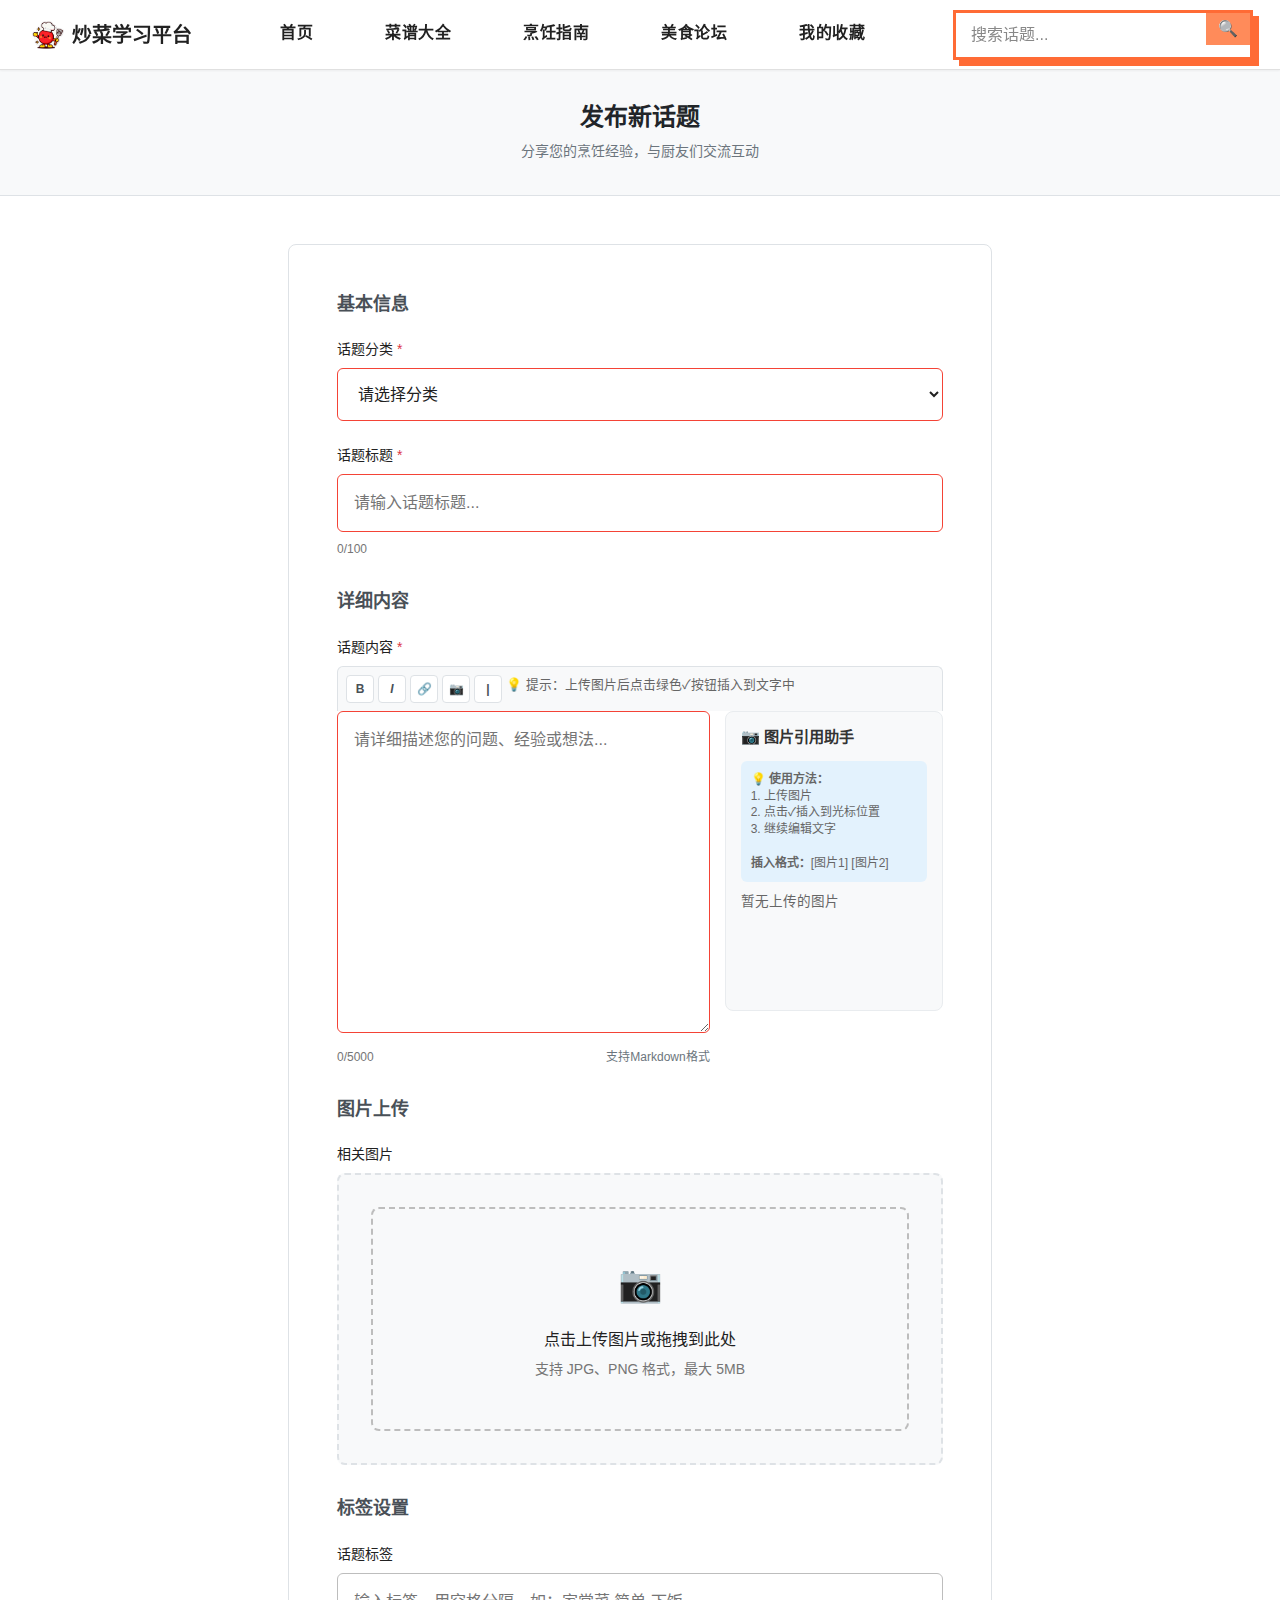
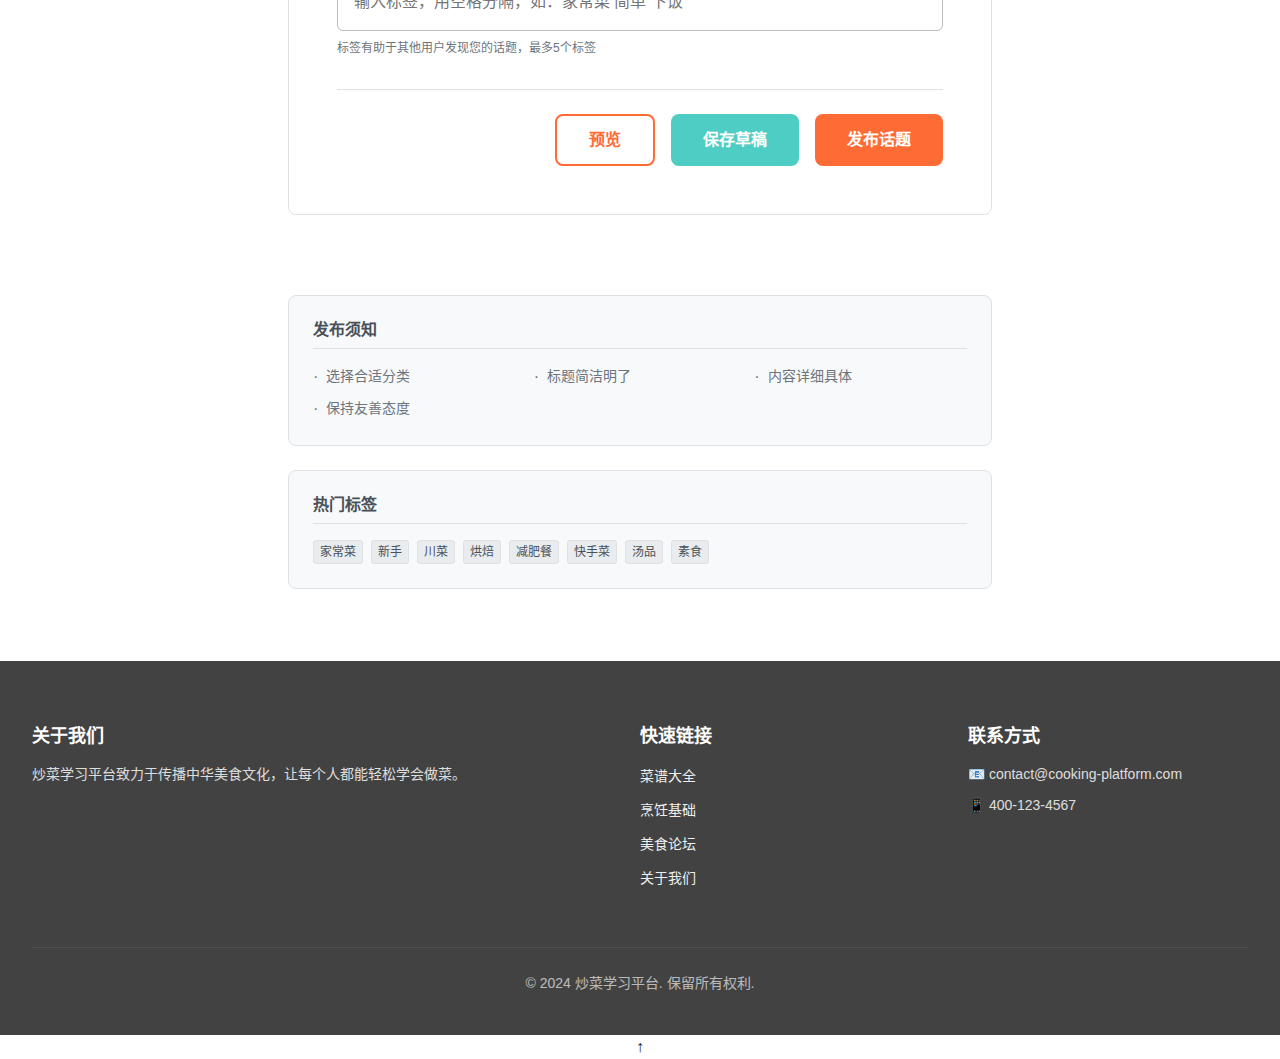
<file: pages/forum/create.html>
<!DOCTYPE html>
<html lang="zh-CN">
<head>
    <meta charset="UTF-8">
    <meta name="viewport" content="width=device-width, initial-scale=1.0">
    <title>发布话题 - 美食论坛</title>
    <meta name="description" content="发布新话题，与厨友们分享交流">
    
    <!-- Favicon -->
    <link rel="icon" type="image/x-icon" href="../../data/imgs/图标.iconfont">
    <link rel="shortcut icon" type="image/x-icon" href="../../data/imgs/图标.iconfont">
    
    <!-- CSS 样式文件 -->
    <link rel="stylesheet" href="../../css/base/reset.css">
    <link rel="stylesheet" href="../../css/base/variables.css">
    <link rel="stylesheet" href="../../css/base/base.css">
    <link rel="stylesheet" href="../../css/components/header.css">
    <link rel="stylesheet" href="../../css/components/footer.css">
    <link rel="stylesheet" href="../../css/components/card.css">
    <link rel="stylesheet" href="../../css/components/clean-form.css">
    <link rel="stylesheet" href="../../css/components/cool-search.css">
    <link rel="stylesheet" href="../../css/pages/forum-minimal.css">
    <link rel="stylesheet" href="../../css/components/notification.css">
    <link rel="stylesheet" href="../../css/components/clean-buttons.css">
    <link rel="stylesheet" href="../../css/responsive.css">
</head>
<body>
    <!-- 页面头部 -->
    <header class="header">
        <div class="container">
            <div class="header__content">
                <div class="header__logo">
                    <a href="../../index.html" class="logo">
                        <img src="../../data/imgs/图标.png" alt="炒菜学习平台" class="logo__icon">
                        <span class="logo__text">炒菜学习平台</span>
                    </a>
                </div>
                
                <nav class="header__nav">
                    <ul class="nav__list">
                        <li class="nav__item">
                            <a href="../../index.html" class="nav__link">首页</a>
                        </li>
                        <li class="nav__item">
                            <a href="../recipes/list.html" class="nav__link">菜谱大全</a>
                        </li>
                        <li class="nav__item">
                            <a href="../guide/basics.html" class="nav__link">烹饪指南</a>
                        </li>
                        <li class="nav__item">
                            <a href="index.html" class="nav__link">美食论坛</a>
                        </li>
                        <li class="nav__item">
                            <a href="../profile/favorites.html" class="nav__link">我的收藏</a>
                        </li>
                    </ul>
                </nav>
                
                <div class="header__search">
                    <form class="search__form" id="searchForm">
                        <input type="text" class="search__input" placeholder="搜索话题..." id="searchInput">
                        <button type="submit" class="search__btn">
                            <span class="search__icon">🔍</span>
                        </button>
                    </form>
                </div>
                
                <button class="header__menu-btn" id="mobileMenuBtn">
                    <span></span>
                    <span></span>
                    <span></span>
                </button>
            </div>
        </div>
    </header>

    <!-- 主要内容区域 -->
    <main class="main">
        <!-- 页面标题 -->
        <section class="page-header">
            <div class="container">
                <div class="page-header__content">
                    <h1 class="page-title">发布新话题</h1>
                    <p class="page-description">分享您的烹饪经验，与厨友们交流互动</p>
                </div>
            </div>
        </section>

        <!-- 发布表单 -->
        <section class="create-topic">
            <div class="container">
                <div class="create-form__container">
                    <div class="main-content">
                        <!-- 发布表单 -->
                        <form class="create-form" id="createTopicForm">
                        <div class="form-section">
                            <h3 class="form-section__title">基本信息</h3>
                            
                            <div class="form-group">
                                <label class="form-label" for="topicCategory">
                                    话题分类 <span class="required">*</span>
                                </label>
                                <select class="form-select" id="topicCategory" required>
                                    <option value="">请选择分类</option>
                                    <option value="newbie">新手交流</option>
                                    <option value="recipe">菜谱分享</option>
                                    <option value="tools">厨具讨论</option>
                                    <option value="photo">美食摄影</option>
                                    <option value="qa">问答求助</option>
                                </select>
                            </div>

                            <div class="form-group">
                                <label class="form-label" for="topicTitle">
                                    话题标题 <span class="required">*</span>
                                </label>
                                <input type="text" class="form-input" id="topicTitle" 
                                    placeholder="请输入话题标题..." 
                                    maxlength="100" required>
                                <div class="form-hint">
                                    <span class="char-count">
                                        <span id="titleCharCount">0</span>/100
                                    </span>
                                </div>
                            </div>
                        </div>

                        <div class="form-section">
                            <h3 class="form-section__title">详细内容</h3>
                            
                            <div class="form-group">
                                <label class="form-label" for="topicContent">
                                    话题内容 <span class="required">*</span>
                                </label>
                                <div class="editor-toolbar">
                                    <button type="button" class="editor-btn" data-action="bold" title="加粗（Ctrl+B）">
                                        <strong>B</strong>
                                    </button>
                                    <button type="button" class="editor-btn" data-action="italic" title="斜体（Ctrl+I）">
                                        <em>I</em>
                                    </button>
                                    <button type="button" class="editor-btn" data-action="link" title="插入链接">
                                        🔗
                                    </button>
                                    <button type="button" class="editor-btn" data-action="image" title="上传图片并插入（Ctrl+Shift+I）">
                                        📷
                                    </button>
                                    <button type="button" class="editor-btn" data-action="separator">
                                        |
                                    </button>
                                    <span class="editor-tip" style="font-size: 0.8rem; color: #666;">
                                        💡 提示：上传图片后点击绿色✓按钮插入到文字中
                                    </span>
                                </div>
                                <div class="editor-container" style="display: flex; gap: 15px;">
                                    <div class="editor-main" style="flex: 2;">
                                        <textarea class="form-textarea editor-content" id="topicContent" 
                                                placeholder="请详细描述您的问题、经验或想法..." 
                                                rows="12" required></textarea>
                                        <div class="form-hint">
                                            <span class="char-count">
                                                <span id="contentCharCount">0</span>/5000
                                            </span>
                                            <span class="editor-tip">支持Markdown格式</span>
                                        </div>
                                    </div>
                                    
                                    <!-- 图片引用助手 -->
                                    <div class="image-helper" style="
                                        flex: 1;
                                        background: #f8f9fa;
                                        border: 1px solid #e9ecef;
                                        border-radius: 8px;
                                        padding: 15px;
                                        max-height: 300px;
                                        overflow-y: auto;
                                        min-width: 200px;
                                    ">
                                        <h4 style="margin: 0 0 15px 0; font-size: 0.95rem; color: #333;">📷 图片引用助手</h4>
                                        <div id="imageHelper" style="font-size: 0.85rem; color: #666;">
                                            <div class="helper-tip" style="
                                                background: #e3f2fd;
                                                padding: 10px;
                                                border-radius: 6px;
                                                margin-bottom: 10px;
                                                font-size: 0.75rem;
                                                line-height: 1.4;
                                            ">
                                                💡 <strong>使用方法：</strong>
                                                <br>1. 上传图片
                                                <br>2. 点击✓插入到光标位置
                                                <br>3. 继续编辑文字
                                                <br>
                                                <br><strong>插入格式：</strong>[图片1] [图片2]
                                            </div>
                                            
                                            <div class="images-status" id="imagesStatus">
                                                暂无上传的图片
                                            </div>
                                        </div>
                                    </div>
                                </div>
                                
                                <!-- 手机端响应式 -->
                                <style>
                                    @media (max-width: 768px) {
                                        .editor-container {
                                            flex-direction: column !important;
                                        }
                                        
                                        .image-helper {
                                            max-height: 200px !important;
                                            min-width: auto !important;
                                        }
                                    }
                                </style>
                            </div>
                        </div>

                        <div class="form-section">
                            <h3 class="form-section__title">图片上传</h3>
                            
                            <div class="form-group">
                                <label class="form-label">相关图片</label>
                                <div class="image-upload">
                                    <div class="upload-area" id="imageUpload">
                                        <div class="upload-icon">📷</div>
                                        <div class="upload-text">
                                            <p>点击上传图片或拖拽到此处</p>
                                            <small>支持 JPG、PNG 格式，最大 5MB</small>
                                        </div>
                                        <input type="file" class="upload-input" id="imageInput" 
                                            accept="image/*" multiple hidden>
                                    </div>
                                    <div class="image-preview" id="imagePreview">
                                        <!-- 图片预览将显示在这里 -->
                                    </div>
                                </div>
                            </div>
                        </div>

                        <div class="form-section">
                            <h3 class="form-section__title">标签设置</h3>
                            
                            <div class="form-group">
                                <label class="form-label" for="topicTags">话题标签</label>
                                <input type="text" class="form-input" id="topicTags" 
                                    placeholder="输入标签，用空格分隔，如：家常菜 简单 下饭">
                                <div class="form-hint">
                                    标签有助于其他用户发现您的话题，最多5个标签
                                </div>
                                <div class="tags-preview" id="tagsPreview">
                                    <!-- 标签预览将显示在这里 -->
                                </div>
                            </div>
                        </div>

                        <!-- 预览区域 -->
                        <div class="form-section preview-section" id="previewSection" style="display: none;">
                            <h3 class="form-section__title">内容预览</h3>
                            <div class="topic-preview" id="topicPreview">
                                <!-- 预览内容将显示在这里 -->
                            </div>
                        </div>

                        <!-- 提交按钮 -->
                        <div class="form-actions">
                            <button type="button" class="btn btn--outline" id="previewBtn">预览</button>
                            <button type="button" class="btn btn--secondary" id="saveDraftBtn">保存草稿</button>
                            <button type="submit" class="btn btn--primary" id="publishBtn">发布话题</button>
                        </div>
                        </form>
                    </div>
                </div>

                <!-- 帮助信息 -->
                <aside class="create-sidebar">
                    <div class="sidebar-widget">
                        <h4 class="widget__title">发布须知</h4>
                        <div class="tips-list">
                            <div class="tip-item">
                                <span class="tip-icon">·</span>
                                <span class="tip-text">选择合适分类</span>
                            </div>
                            <div class="tip-item">
                                <span class="tip-icon">·</span>
                                <span class="tip-text">标题简洁明了</span>
                            </div>
                            <div class="tip-item">
                                <span class="tip-icon">·</span>
                                <span class="tip-text">内容详细具体</span>
                            </div>
                            <div class="tip-item">
                                <span class="tip-icon">·</span>
                                <span class="tip-text">保持友善态度</span>
                            </div>
                        </div>
                    </div>
                    <div class="sidebar-widget">
                        <h4 class="widget__title">热门标签</h4>
                        <div class="popular-tags" id="popularTags">
                            <span class="tag tag--popular">家常菜</span>
                            <span class="tag tag--popular">新手</span>
                            <span class="tag tag--popular">川菜</span>
                            <span class="tag tag--popular">烘焙</span>
                            <span class="tag tag--popular">快手菜</span>
                            <span class="tag tag--popular">汤品</span>
                        </div>
                    </div>
                </aside>
            </div>
        </section>
    </main>

    <!-- 页面底部 -->
    <footer class="footer">
        <div class="container">
            <div class="footer__content">
                <div class="footer__section">
                    <h3 class="footer__title">关于我们</h3>
                    <p class="footer__text">
                        炒菜学习平台致力于传播中华美食文化，让每个人都能轻松学会做菜。
                    </p>
                </div>
                <div class="footer__section">
                    <h3 class="footer__title">快速链接</h3>
                    <ul class="footer__links">
                        <li><a href="../recipes/list.html">菜谱大全</a></li>
                        <li><a href="../guide/basics.html">烹饪基础</a></li>
                        <li><a href="index.html">美食论坛</a></li>
                        <li><a href="../about.html">关于我们</a></li>
                    </ul>
                </div>
                <div class="footer__section">
                    <h3 class="footer__title">联系方式</h3>
                    <ul class="footer__contact">
                        <li>📧 contact@cooking-platform.com</li>
                        <li>📱 400-123-4567</li>
                    </ul>
                </div>
            </div>
            <div class="footer__bottom">
                <p>&copy; 2024 炒菜学习平台. 保留所有权利.</p>
            </div>
        </div>
    </footer>

    <!-- JavaScript 文件 -->
    <script src="../../js/utils/global-search.js"></script>
    <script src="../../js/utils/storage.js"></script>
    <script src="../../js/utils/dom.js"></script>
    <script src="../../js/data/forum.js"></script>
    <script src="../../js/components/header.js"></script>
    <script src="../../js/components/search.js"></script>
    <script src="../../js/pages/forum-create.js"></script>
    <script src="../../js/app.js"></script>
</body>
</html>
</file>
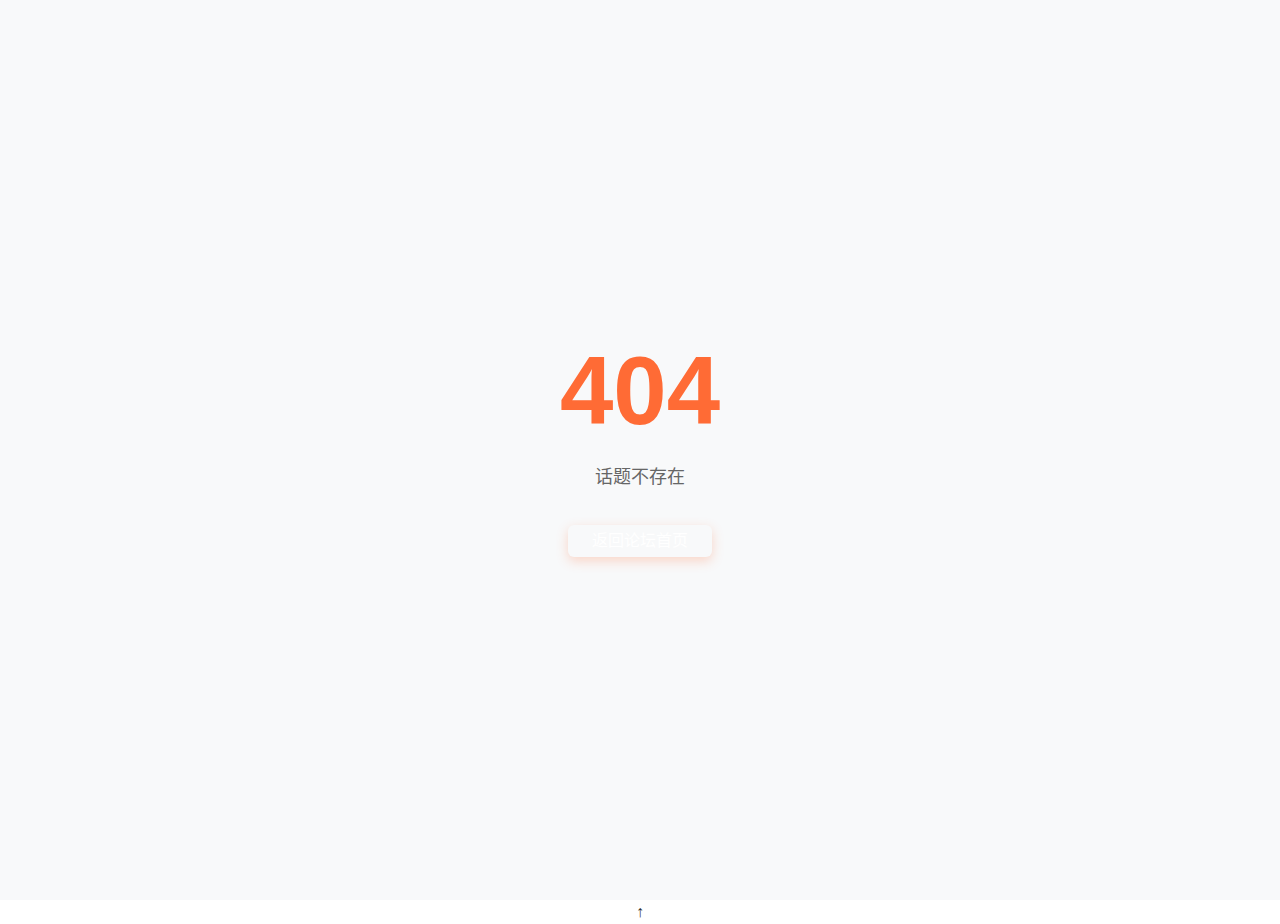
<file: pages/forum/topic.html>
<!DOCTYPE html>
<html lang="zh-CN">
<head>
    <meta charset="UTF-8">
    <meta name="viewport" content="width=device-width, initial-scale=1.0">
    <title id="pageTitle">话题详情 - 美食论坛</title>
    <meta name="description" content="查看话题详情并参与讨论">
    
    <!-- Favicon -->
    <link rel="icon" type="image/x-icon" href="../../data/imgs/图标.iconfont">
    <link rel="shortcut icon" type="image/x-icon" href="../../data/imgs/图标.iconfont">
    
    <!-- CSS 样式文件 -->
    <link rel="stylesheet" href="../../css/base/reset.css">
    <link rel="stylesheet" href="../../css/base/variables.css">
    <link rel="stylesheet" href="../../css/base/base.css">
    <link rel="stylesheet" href="../../css/components/header.css">
    <link rel="stylesheet" href="../../css/components/footer.css">
    <link rel="stylesheet" href="../../css/components/card.css">
    <link rel="stylesheet" href="../../css/components/cool-search.css">
    <link rel="stylesheet" href="../../css/components/modal.css">
    <link rel="stylesheet" href="../../css/pages/forum-warm.css">
    <link rel="stylesheet" href="../../css/components/notification.css">
    <link rel="stylesheet" href="../../css/responsive.css">
</head>
<body>
    <!-- 页面头部 -->
    <header class="header">
        <div class="container">
            <div class="header__content">
                <div class="header__logo">
                    <a href="../../index.html" class="logo">
                        <img src="../../data/imgs/图标.png" alt="炒菜学习平台" class="logo__icon">
                        <span class="logo__text">炒菜学习平台</span>
                    </a>
                </div>
                
                <nav class="header__nav">
                    <ul class="nav__list">
                        <li class="nav__item">
                            <a href="../../index.html" class="nav__link">首页</a>
                        </li>
                        <li class="nav__item">
                            <a href="../recipes/list.html" class="nav__link">菜谱大全</a>
                        </li>
                        <li class="nav__item">
                            <a href="../guide/basics.html" class="nav__link">烹饪指南</a>
                        </li>
                        <li class="nav__item">
                            <a href="index.html" class="nav__link nav__link--active">美食论坛</a>
                        </li>
                        <li class="nav__item">
                            <a href="../profile/favorites.html" class="nav__link">我的收藏</a>
                        </li>
                    </ul>
                </nav>
                
                <div class="header__search">
                    <form class="search__form" id="searchForm">
                        <input type="text" class="search__input" placeholder="搜索话题..." id="searchInput">
                        <button type="submit" class="search__btn">
                            <span class="search__icon">🔍</span>
                        </button>
                    </form>
                </div>
                
                <button class="header__menu-btn" id="mobileMenuBtn">
                    <span></span>
                    <span></span>
                    <span></span>
                </button>
            </div>
        </div>
    </header>

    <!-- 主要内容区域 -->
    <main class="main">
        <!-- 面包屑导航 -->
        <nav class="breadcrumb">
            <div class="container">
                <ol class="breadcrumb__list">
                    <li class="breadcrumb__item">
                        <a href="../../index.html">首页</a>
                    </li>
                    <li class="breadcrumb__item">
                        <a href="index.html">美食论坛</a>
                    </li>
                    <li class="breadcrumb__item">
                        <a href="topics.html">话题列表</a>
                    </li>
                    <li class="breadcrumb__item breadcrumb__item--current" id="breadcrumbCurrent">
                        加载中...
                    </li>
                </ol>
            </div>
        </nav>

        <!-- 话题详情 -->
        <section class="topic-detail" id="topicDetail">
            <div class="container">
                <div class="topic__header">
                    <div class="topic__meta">
                        <span class="topic__category" id="topicCategory">分类</span>
                        <span class="topic__featured" id="topicFeatured" style="display: none;">精华</span>
                        <span class="topic__pinned" id="topicPinned" style="display: none;">置顶</span>
                    </div>
                    <h1 class="topic__title" id="topicTitle">加载中...</h1>
                    <div class="topic__author-info">
                        <div class="author__avatar">
                            <span class="avatar__icon" id="authorAvatar">👤</span>
                        </div>
                        <div class="author__details">
                            <div class="author__name" id="authorName">作者</div>
                            <div class="author__time" id="topicTime">发布时间</div>
                        </div>
                        <div class="topic__stats">
                            <div class="stat-item">
                                <span class="stat-icon">👁️</span>
                                <span class="stat-number" id="topicViews">0</span>
                            </div>
                            <div class="stat-item">
                                <span class="stat-icon">💬</span>
                                <span class="stat-number" id="topicReplies">0</span>
                            </div>
                            <div class="stat-item">
                                <span class="stat-icon">👍</span>
                                <span class="stat-number" id="topicLikes">0</span>
                            </div>
                        </div>
                    </div>
                </div>

                <div class="topic__content">
                    <div class="topic__body" id="topicContent">
                        加载中...
                    </div>
                    <div class="topic__actions">
                        <button class="btn btn--outline" id="likeBtn">
                            <span class="btn__icon">👍</span>
                            <span class="btn__text">点赞</span>
                        </button>
                        <button class="btn btn--outline" id="favoriteBtn">
                            <span class="btn__icon">⭐</span>
                            <span class="btn__text">收藏</span>
                        </button>
                        <button class="btn btn--outline" id="shareBtn">
                            <span class="btn__icon">📤</span>
                            <span class="btn__text">分享</span>
                        </button>
                    </div>
                </div>
            </div>
        </section>

        <!-- 回复列表 -->
        <section class="replies-section">
            <div class="container">
                <div class="section-header">
                    <h2 class="section__title">
                        回复 (<span id="repliesCount">0</span>)
                    </h2>
                    <div class="replies__sort">
                        <select class="filter__select" id="repliesSort">
                            <option value="newest">最新回复</option>
                            <option value="oldest">最早回复</option>
                            <option value="likes">最多点赞</option>
                        </select>
                    </div>
                </div>

                <div class="replies__list" id="repliesList">
                    <!-- 回复列表将通过JavaScript动态生成 -->
                </div>

                <div class="replies__pagination" id="repliesPagination">
                    <!-- 分页将通过JavaScript动态生成 -->
                </div>
            </div>
        </section>

        <!-- 发表回复 -->
        <section class="reply-form-section">
            <div class="container">
                <div class="reply-form__header">
                    <h3 class="reply-form__title">发表回复</h3>
                </div>
                <form class="reply-form" id="replyForm">
                    <div class="form-group">
                        <label class="form-label" for="replyContent">回复内容</label>
                        <textarea class="form-textarea" id="replyContent" 
                                placeholder="请输入您的回复内容..." 
                                rows="6" required></textarea>
                    </div>
                    <div class="form-actions">
                        <button type="button" class="btn btn--outline" id="previewBtn">预览</button>
                        <button type="submit" class="btn btn--primary">发表回复</button>
                    </div>
                </form>
            </div>
        </section>

        <!-- 相关话题推荐 -->
        <section class="related-topics">
            <div class="container">
                <h2 class="section__title">相关话题</h2>
                <div class="topics__grid" id="relatedTopics">
                    <!-- 相关话题将通过JavaScript动态生成 -->
                </div>
            </div>
        </section>
    </main>

    <!-- 分享模态框 -->
    <div class="modal" id="shareModal">
        <div class="modal__overlay"></div>
        <div class="modal__content">
            <div class="modal__header">
                <h3 class="modal__title">分享话题</h3>
                <button class="modal__close" id="closeShareModal">&times;</button>
            </div>
            <div class="modal__body">
                <p>分享这个精彩话题：</p>
                <div class="share__options">
                    <button class="share__btn" data-platform="wechat">
                        <span class="share__icon">💬</span>
                        <span class="share__text">微信</span>
                    </button>
                    <button class="share__btn" data-platform="weibo">
                        <span class="share__icon">📝</span>
                        <span class="share__text">微博</span>
                    </button>
                    <button class="share__btn" data-platform="qq">
                        <span class="share__icon">🐧</span>
                        <span class="share__text">QQ</span>
                    </button>
                    <button class="share__btn" id="copyLinkBtn">
                        <span class="share__icon">🔗</span>
                        <span class="share__text">复制链接</span>
                    </button>
                </div>
            </div>
        </div>
    </div>

    <!-- 页面底部 -->
    <footer class="footer">
        <div class="container">
            <div class="footer__content">
                <div class="footer__section">
                    <h3 class="footer__title">关于我们</h3>
                    <p class="footer__text">
                        炒菜学习平台致力于传播中华美食文化，让每个人都能轻松学会做菜。
                    </p>
                </div>
                <div class="footer__section">
                    <h3 class="footer__title">快速链接</h3>
                    <ul class="footer__links">
                        <li><a href="../recipes/list.html">菜谱大全</a></li>
                        <li><a href="../guide/basics.html">烹饪基础</a></li>
                        <li><a href="index.html">美食论坛</a></li>
                        <li><a href="../about.html">关于我们</a></li>
                    </ul>
                </div>
                <div class="footer__section">
                    <h3 class="footer__title">联系方式</h3>
                    <ul class="footer__contact">
                        <li>📧 contact@cooking-platform.com</li>
                        <li>📱 400-123-4567</li>
                    </ul>
                </div>
            </div>
            <div class="footer__bottom">
                <p>&copy; 2024 炒菜学习平台. 保留所有权利.</p>
            </div>
        </div>
    </footer>

    <!-- JavaScript 文件 -->
    <script src="../../js/utils/global-search.js"></script>
    <script src="../../js/utils/storage.js"></script>
    <script src="../../js/utils/dom.js"></script>
    <script src="../../js/data/forum.js"></script>
    <script src="../../js/components/header.js"></script>
    <script src="../../js/components/search.js"></script>
    <script src="../../js/components/modal.js"></script>
    <script src="../../js/pages/forum-topic.js"></script>
    <script src="../../js/app.js"></script>
</body>
</html>
</file>
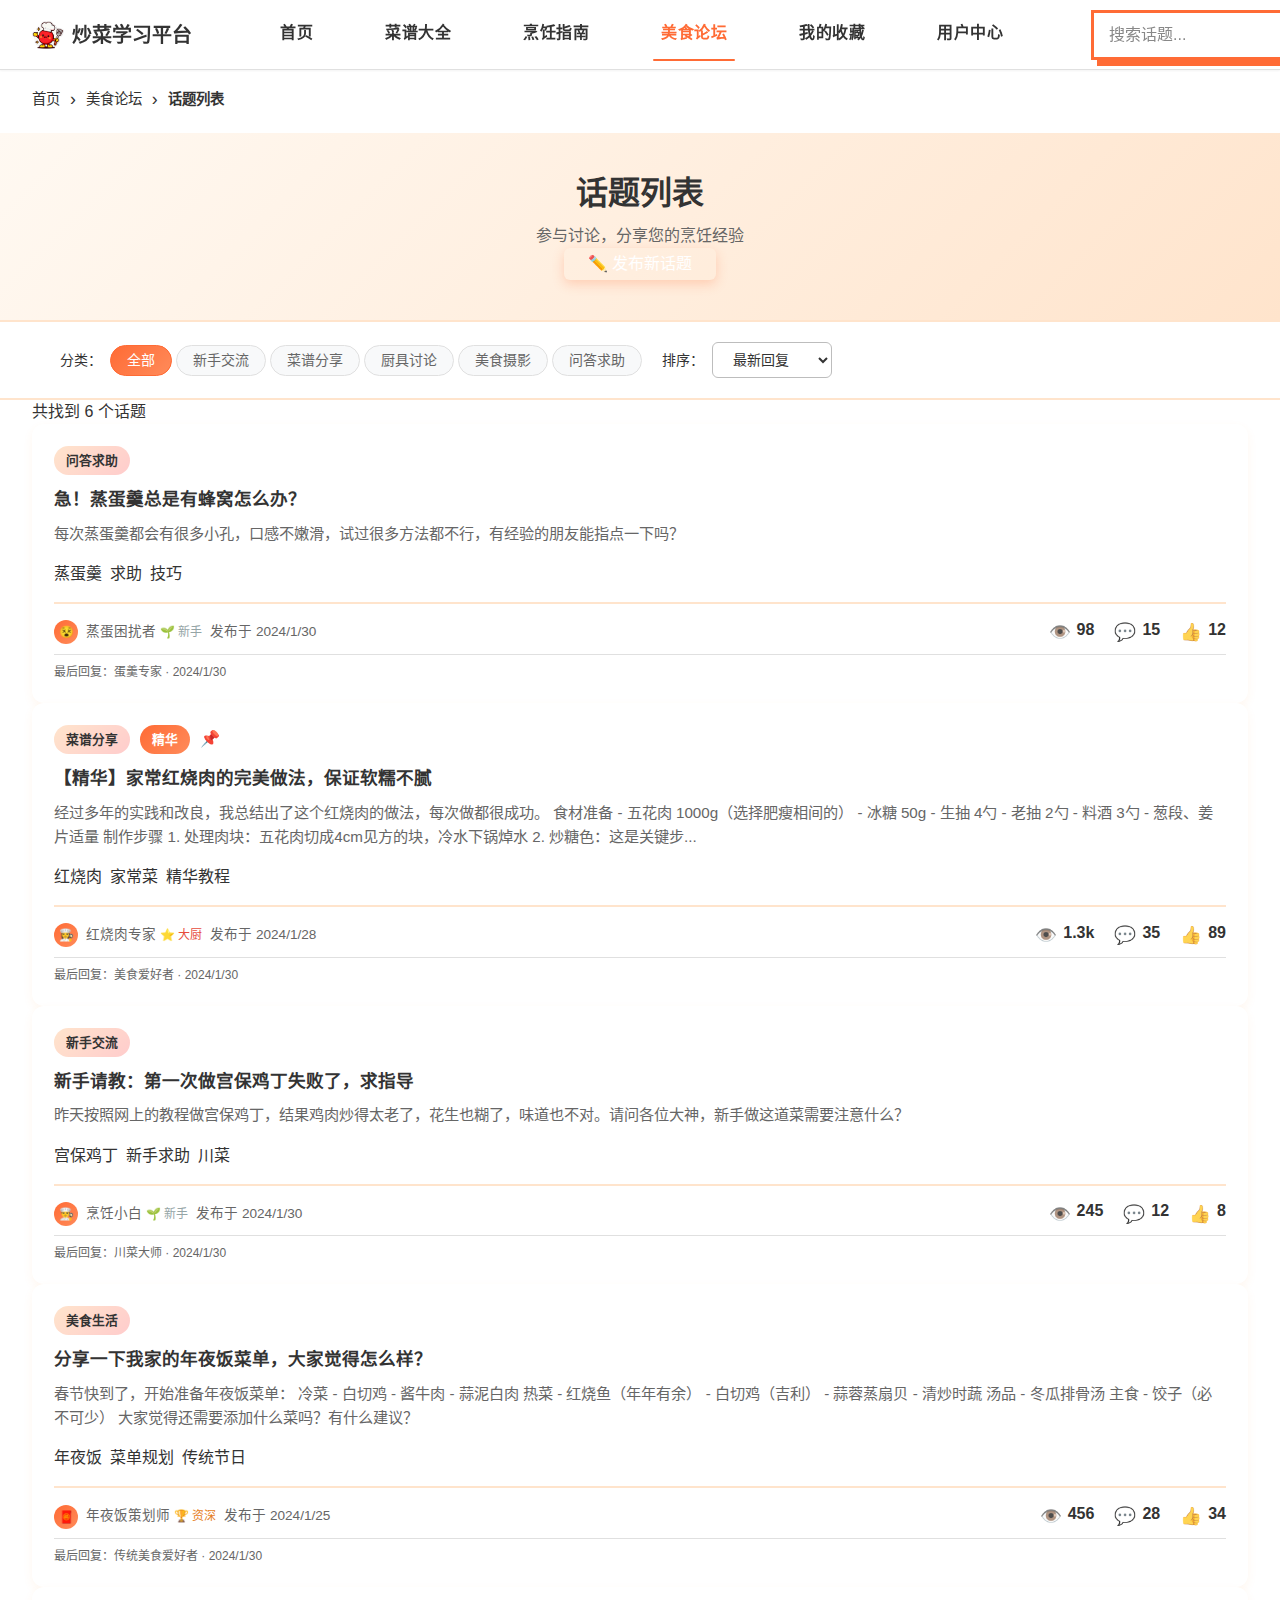
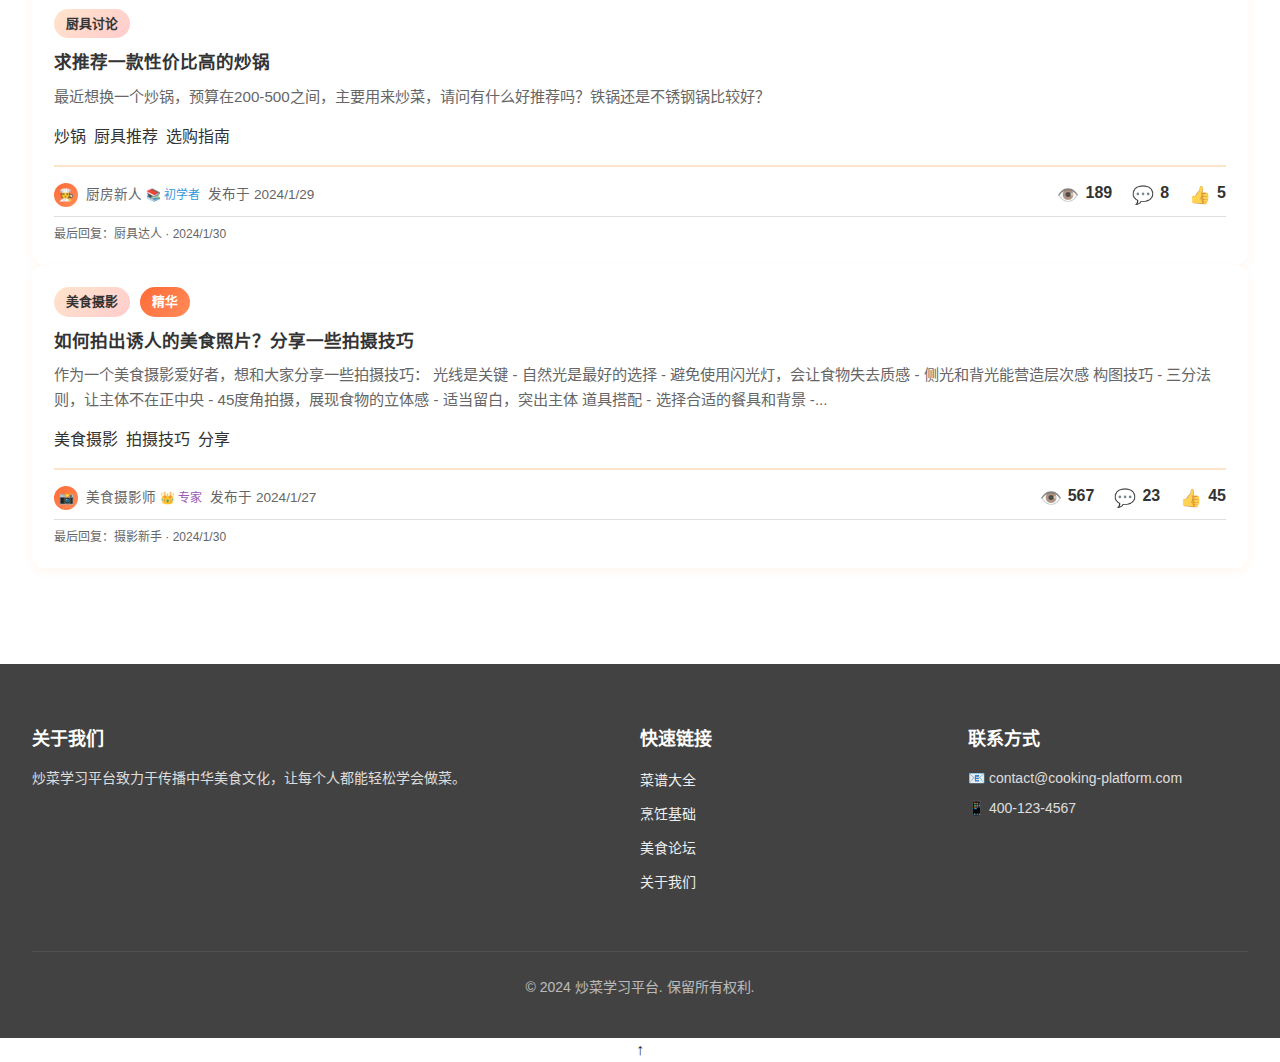
<file: pages/forum/topics.html>
<!DOCTYPE html>
<html lang="zh-CN">
<head>
    <meta charset="UTF-8">
    <meta name="viewport" content="width=device-width, initial-scale=1.0">
    <title>话题列表 - 美食论坛</title>
    <meta name="description" content="浏览所有话题，参与讨论">
    
    <!-- Favicon -->
    <link rel="icon" type="image/x-icon" href="../../data/imgs/图标.iconfont">
    <link rel="shortcut icon" type="image/x-icon" href="../../data/imgs/图标.iconfont">
    
    <!-- CSS 样式文件 -->
    <link rel="stylesheet" href="../../css/base/reset.css">
    <link rel="stylesheet" href="../../css/base/variables.css">
    <link rel="stylesheet" href="../../css/base/base.css">
    <link rel="stylesheet" href="../../css/components/header.css">
    <link rel="stylesheet" href="../../css/components/footer.css">
    <link rel="stylesheet" href="../../css/components/card.css">
    <link rel="stylesheet" href="../../css/components/cool-search.css">
    <link rel="stylesheet" href="../../css/components/pagination.css">
    <link rel="stylesheet" href="../../css/pages/forum-warm.css">
    <link rel="stylesheet" href="../../css/components/notification.css">
    <link rel="stylesheet" href="../../css/responsive.css">
</head>
<body>
    <!-- 页面头部 -->
    <header class="header">
        <div class="container">
            <div class="header__content">
                <div class="header__logo">
                    <a href="../../index.html" class="logo">
                        <img src="../../data/imgs/图标.png" alt="炒菜学习平台" class="logo__icon">
                        <span class="logo__text">炒菜学习平台</span>
                    </a>
                </div>
                
                <nav class="header__nav">
                    <ul class="nav__list">
                        <li class="nav__item">
                            <a href="../../main.html" class="nav__link">首页</a>
                        </li>
                        <li class="nav__item">
                            <a href="../recipes/list.html" class="nav__link">菜谱大全</a>
                        </li>
                        <li class="nav__item">
                            <a href="../guide/basics.html" class="nav__link">烹饪指南</a>
                        </li>
                        <li class="nav__item">
                            <a href="index.html" class="nav__link nav__link--active">美食论坛</a>
                        </li>
                        <li class="nav__item">
                            <a href="../profile/favorites.html" class="nav__link">我的收藏</a>
                        </li>
                        <li class="nav__item">
                            <a href="../profile/center.html" class="nav__link">用户中心</a>
                        </li>
                    </ul>
                </nav>
                
                <div class="header__search">
                    <form class="search__form" id="searchForm">
                        <input type="text" class="search__input" placeholder="搜索话题..." id="searchInput">
                        <button type="submit" class="search__btn">
                            <span class="search__icon">🔍</span>
                        </button>
                    </form>
                </div>
                
                <button class="header__menu-btn" id="mobileMenuBtn">
                    <span></span>
                    <span></span>
                    <span></span>
                </button>
            </div>
        </div>
    </header>

    <!-- 主要内容区域 -->
    <main class="main">
        <!-- 面包屑导航 -->
        <nav class="breadcrumb">
            <div class="container">
                <ol class="breadcrumb__list">
                    <li class="breadcrumb__item">
                        <a href="../../index.html">首页</a>
                    </li>
                    <li class="breadcrumb__item">
                        <a href="index.html">美食论坛</a>
                    </li>
                    <li class="breadcrumb__item breadcrumb__item--current">
                        话题列表
                    </li>
                </ol>
            </div>
        </nav>

        <!-- 页面标题 -->
        <section class="page-header">
            <div class="container">
                <div class="page-header__content">
                    <h1 class="page-title">话题列表</h1>
                    <p class="page-description">参与讨论，分享您的烹饪经验</p>
                    <a href="create.html" class="btn btn--primary">
                        <span class="btn__icon">✏️</span>
                        <span class="btn__text">发布新话题</span>
                    </a>
                </div>
            </div>
        </section>

        <!-- 筛选和排序 -->
        <section class="topic-filters">
            <div class="container">
                <div class="filters__content">
                    <!-- 分类筛选 -->
                    <div class="filter__group">
                        <label class="filter__label">分类：</label>
                        <div class="filter__options" id="categoryFilter">
                            <button class="filter__btn filter__btn--active" data-category="all">全部</button>
                            <button class="filter__btn" data-category="newbie">新手交流</button>
                            <button class="filter__btn" data-category="recipe">菜谱分享</button>
                            <button class="filter__btn" data-category="tools">厨具讨论</button>
                            <button class="filter__btn" data-category="photo">美食摄影</button>
                            <button class="filter__btn" data-category="qa">问答求助</button>
                        </div>
                    </div>

                    <!-- 排序方式 -->
                    <div class="filter__group">
                        <label class="filter__label">排序：</label>
                        <select class="filter__select" id="sortSelect">
                            <option value="latest">最新回复</option>
                            <option value="newest">最新发布</option>
                            <option value="hot">最热话题</option>
                            <option value="featured">精华内容</option>
                        </select>
                    </div>
                </div>
            </div>
        </section>

        <!-- 话题列表 -->
        <section class="topics-list">
            <div class="container">
                <div class="topics__info">
                    <span class="topics__count" id="topicsCount">共找到 0 个话题</span>
                </div>

                <div class="topics__content" id="topicsContent">
                    <!-- 话题列表将通过JavaScript动态生成 -->
                </div>

                <!-- 加载状态 -->
                <div class="loading" id="loading" style="display: none;">
                    <div class="loading__spinner"></div>
                    <p>正在加载...</p>
                </div>

                <!-- 空状态 -->
                <div class="empty-state" id="emptyState" style="display: none;">
                    <div class="empty-state__icon">💬</div>
                    <h3 class="empty-state__title">暂无话题</h3>
                    <p class="empty-state__description">
                        还没有相关话题，快来发布第一个话题吧！
                    </p>
                    <a href="create.html" class="btn btn--primary">发布话题</a>
                </div>

                <!-- 分页 -->
                <div class="pagination" id="pagination">
                    <!-- 分页按钮将通过JavaScript动态生成 -->
                </div>
            </div>
        </section>
    </main>

    <!-- 页面底部 -->
    <footer class="footer">
        <div class="container">
            <div class="footer__content">
                <div class="footer__section">
                    <h3 class="footer__title">关于我们</h3>
                    <p class="footer__text">
                        炒菜学习平台致力于传播中华美食文化，让每个人都能轻松学会做菜。
                    </p>
                </div>
                <div class="footer__section">
                    <h3 class="footer__title">快速链接</h3>
                    <ul class="footer__links">
                        <li><a href="../recipes/list.html">菜谱大全</a></li>
                        <li><a href="../guide/basics.html">烹饪基础</a></li>
                        <li><a href="index.html">美食论坛</a></li>
                        <li><a href="../about.html">关于我们</a></li>
                    </ul>
                </div>
                <div class="footer__section">
                    <h3 class="footer__title">联系方式</h3>
                    <ul class="footer__contact">
                        <li>📧 contact@cooking-platform.com</li>
                        <li>📱 400-123-4567</li>
                    </ul>
                </div>
            </div>
            <div class="footer__bottom">
                <p>&copy; 2024 炒菜学习平台. 保留所有权利.</p>
            </div>
        </div>
    </footer>

    <!-- JavaScript 文件 -->
    <script src="../../js/utils/global-search.js"></script>
    <script src="../../js/utils/storage.js"></script>
    <script src="../../js/utils/dom.js"></script>
    <script src="../../js/data/forum.js"></script>
    <script src="../../js/components/header.js"></script>
    <script src="../../js/components/search.js"></script>
    <script src="../../js/components/pagination.js"></script>
    <script src="../../js/pages/forum-topics.js"></script>
    <script src="../../js/app.js"></script>
</body>
</html>
</file>
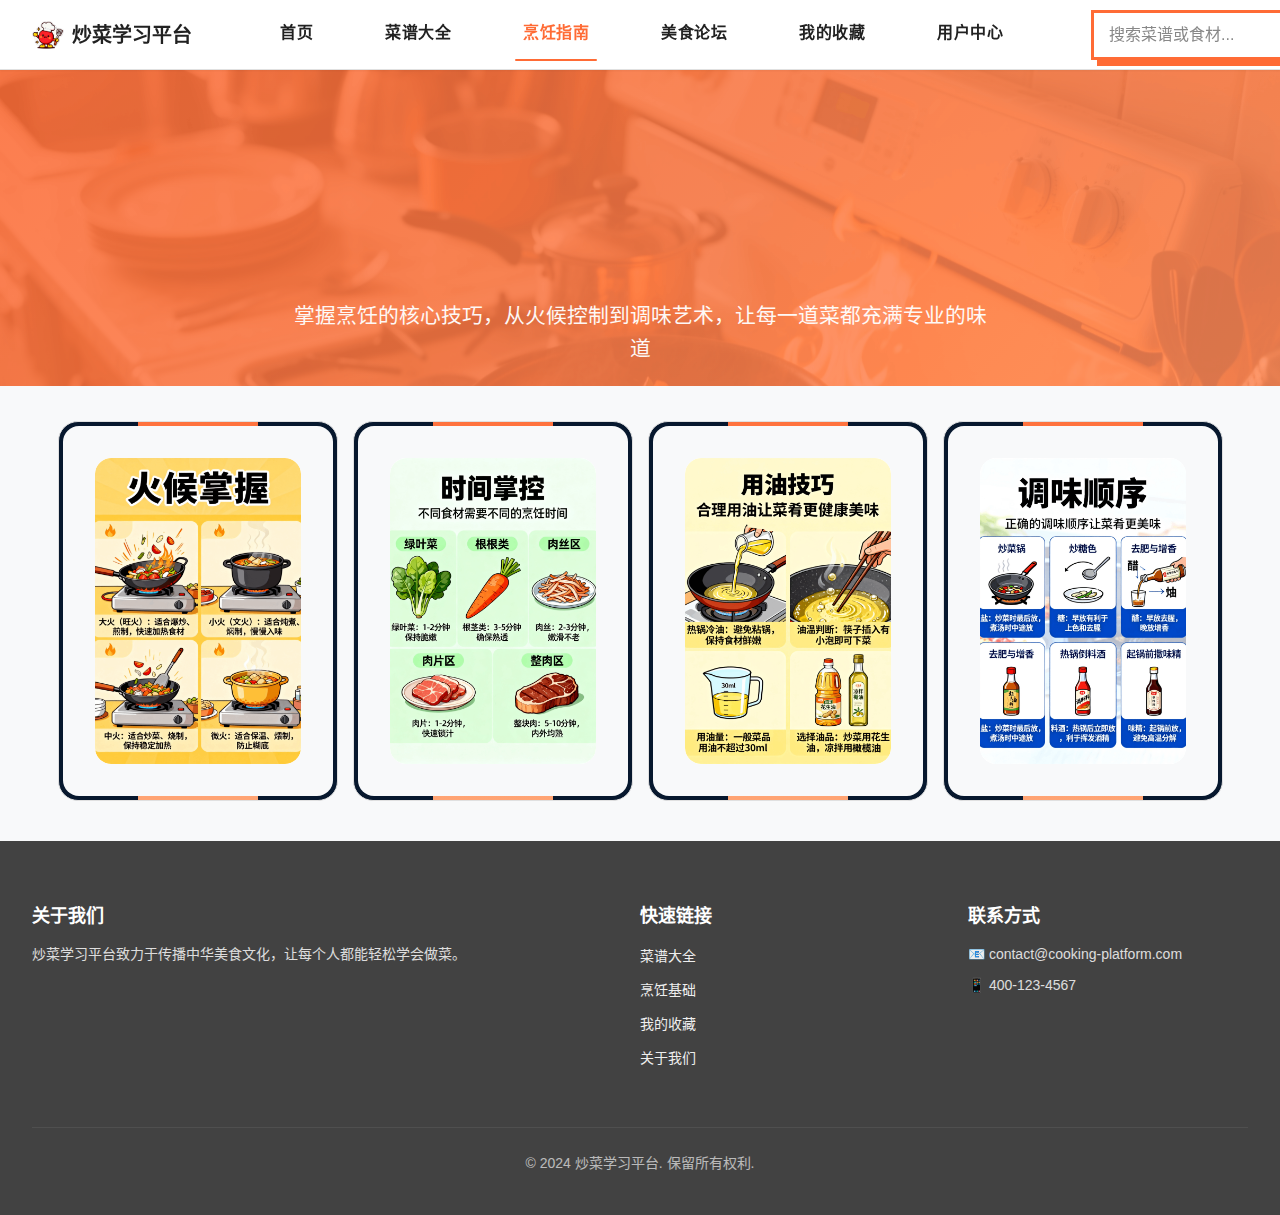
<file: pages/guide/basics.html>
<!DOCTYPE html>
<html lang="zh-CN">
<head>
    <meta charset="UTF-8">
    <meta name="viewport" content="width=device-width, initial-scale=1.0">
    <title>烹饪基础指南 - 炒菜学习平台</title>
    <meta name="description" content="学习基础烹饪技巧，掌握火候、时间、用油和调味的秘诀">
    
    <!-- Favicon -->
    <link rel="icon" type="image/x-icon" href="../../data/imgs/图标.iconfont">
    
    <!-- Font Awesome Icons -->
    <link rel="stylesheet" href="https://cdnjs.cloudflare.com/ajax/libs/font-awesome/6.4.0/css/all.min.css">
    
    <!-- CSS 样式文件 -->
    <link rel="stylesheet" href="../../css/base/reset.css">
    <link rel="stylesheet" href="../../css/base/variables.css">
    <link rel="stylesheet" href="../../css/base/base.css">
    <link rel="stylesheet" href="../../css/components/header.css">
    <link rel="stylesheet" href="../../css/components/footer.css">
    <link rel="stylesheet" href="../../css/components/card.css">
    <link rel="stylesheet" href="../../css/components/cool-search.css">
    <link rel="stylesheet" href="../../css/components/text-animations.css">
    <link rel="stylesheet" href="../../css/responsive.css">
    
    <style>
        .guide {
            padding: 0;
            background: #f8f9fa;
            margin-top: 0;
            padding-top: 70px;
        }
        
        .guide-header {
            background: linear-gradient(135deg, #ff6b35 0%, #ff8b5a 100%);
            color: white;
            padding: 60px 0 40px;
            text-align: center;
            position: relative;
            overflow: hidden;
            margin-bottom: 35px;
            margin-top: -70px;
            padding-top: 130px;
        }
        
        .guide-header::before {
            content: '';
            position: absolute;
            top: 0;
            left: 0;
            width: 100%;
            height: 120%;
            background-image: url('../../data/imgs/模块的背景图片/烹饪基础指南.png');
            background-size: cover;
            background-position: center top;
            opacity: 0.15;
            z-index: 0;
        }
        
        .guide-header__content {
            position: relative;
            z-index: 1;
        }
        
        .guide-title {
            font-size: 3.2rem;
            font-weight: 700;
            margin-bottom: 15px;
            color: white;
            text-shadow: 0 2px 4px rgba(0,0,0,0.3);
        }
        
        .guide-subtitle {
            font-size: 1.3rem;
            opacity: 0.95;
            max-width: 700px;
            margin: 0 auto;
            line-height: 1.6;
            color: white;
        }
        
        /* 四个卡片紧密排列 - 炫酷边框效果 */
        .guides-grid {
            display: flex;
            justify-content: center;
            align-items: flex-start;
            gap: 15px;
            margin-bottom: 40px;
            padding: 0 20px;
        }
        
        .guide-card {
            width: 280px;
            height: 380px;
            perspective: 1000px;
            cursor: pointer;
            flex-shrink: 0;
            position: relative;
            display: flex;
            place-content: center;
            place-items: center;
            overflow: hidden;
            border-radius: 20px;
            background: #07182E;
        }
        
        /* 旋转边框效果 */
        .guide-card::before {
            content: '';
            position: absolute;
            width: 120px;
            background-image: linear-gradient(180deg, #ff6b35, #ff8b5a, #ffab7a);
            height: 130%;
            animation: rotBGimg 4s linear infinite;
            transition: all 0.2s linear;
            z-index: 1;
        }
        
        @keyframes rotBGimg {
            from {
                transform: rotate(0deg);
            }
            to {
                transform: rotate(360deg);
            }
        }
        
        .guide-card::after {
            content: '';
            position: absolute;
            background: #f8f9fa;
            inset: 4px;
            border-radius: 16px;
            z-index: 2;
        }
        
        /* 悬停时边框效果加速 */
        .guide-card:hover::before {
            background-image: linear-gradient(180deg, #ff4757, #ff6b35, #ffa726);
            animation: rotBGimg 2s linear infinite;
        }
        
        .guide-card__inner {
            position: relative;
            width: calc(100% - 8px);
            height: calc(100% - 8px);
            transition: transform 0.8s;
            transform-style: preserve-3d;
            border-radius: 16px;
            z-index: 3;
        }
        
        .guide-card.flipped .guide-card__inner {
            transform: rotateY(180deg);
        }
        
        .guide-card__front,
        .guide-card__back {
            position: absolute;
            width: 100%;
            height: 100%;
            backface-visibility: hidden;
            border-radius: 16px;
        }
        
        /* 正面：纯图片 */
        .guide-card__front {
            background: white;
            overflow: hidden;
            z-index: 3;
        }
        
        .guide-card__image {
            width: calc(100% - 0px);
            height: calc(100% - 0px);
            object-fit: cover;
            border-radius: 16px;
            transition: transform 0.3s ease;
        }
        
        .guide-card:hover .guide-card__image {
            transform: scale(1.03);
        }
        
        /* 背面：简洁文字 */
        .guide-card__back {
            background: linear-gradient(135deg, #ff6b35, #ff8b5a);
            color: white;
            transform: rotateY(180deg);
            padding: 25px;
            display: flex;
            flex-direction: column;
            justify-content: space-between;
            z-index: 3;
        }
        
        .guide-card__title {
            font-size: 1.6rem;
            font-weight: 600;
            text-align: center;
            margin-bottom: 20px;
        }
        
        .guide-card__summary {
            font-size: 0.9rem;
            line-height: 1.4;
            text-align: left;
            flex-grow: 1;
            display: flex;
            flex-direction: column;
            justify-content: center;
        }
        
        .guide-card__summary p {
            margin-bottom: 8px;
        }
        
        .guide-card__summary strong {
            font-weight: 700;
        }
        
        .expand-btn {
            background: rgba(255, 255, 255, 0.2);
            border: 1px solid rgba(255, 255, 255, 0.3);
            color: white;
            padding: 12px 20px;
            border-radius: 25px;
            cursor: pointer;
            transition: all 0.3s ease;
            font-size: 0.9rem;
            font-weight: 600;
            margin-top: 15px;
        }
        
        .expand-btn:hover {
            background: rgba(255, 255, 255, 0.3);
            transform: translateY(-2px);
        }
        
        .back-hint {
            position: absolute;
            bottom: 10px;
            left: 15px;
            background: rgba(255, 255, 255, 0.2);
            color: white;
            padding: 6px 10px;
            border-radius: 15px;
            font-size: 0.75rem;
            display: flex;
            align-items: center;
            gap: 5px;
        }
        
        /* 详细内容模态框 */
        .detail-modal {
            display: none;
            position: fixed;
            top: 0;
            left: 0;
            width: 100%;
            height: 100%;
            background: rgba(0, 0, 0, 0.8);
            z-index: 10000;
            backdrop-filter: blur(5px);
        }
        
        .detail-modal.show {
            display: flex;
            align-items: center;
            justify-content: center;
            animation: fadeIn 0.3s ease;
        }
        
        .detail-content {
            background: white;
            border-radius: 20px;
            max-width: 900px;
            max-height: 85vh;
            overflow-y: auto;
            padding: 40px;
            margin: 20px;
            position: relative;
        }
        
        .detail-close {
            position: absolute;
            top: 15px;
            right: 20px;
            background: none;
            border: none;
            font-size: 2rem;
            color: #999;
            cursor: pointer;
            transition: color 0.3s ease;
            width: 40px;
            height: 40px;
            display: flex;
            align-items: center;
            justify-content: center;
        }
        
        .detail-close:hover {
            color: #ff6b35;
        }
        
        .detail-image {
            width: 100%;
            max-width: 400px;
            height: auto;
            border-radius: 15px;
            margin-bottom: 30px;
            box-shadow: 0 10px 30px rgba(0,0,0,0.1);
            display: block;
            margin-left: auto;
            margin-right: auto;
        }
        
        .detail-content h1 {
            color: #ff6b35;
            font-size: 2.2rem;
            text-align: center;
            margin-bottom: 30px;
        }
        
        .detail-content h2 {
            color: #333;
            font-size: 1.5rem;
            margin: 25px 0 15px 0;
            border-bottom: 2px solid #ff6b35;
            padding-bottom: 8px;
        }
        
        .detail-content h3 {
            color: #ff6b35;
            font-size: 1.2rem;
            margin: 20px 0 10px 0;
        }
        
        .detail-content p {
            line-height: 1.8;
            margin-bottom: 15px;
            color: #555;
        }
        
        .detail-content ul {
            margin: 10px 0 20px 20px;
        }
        
        .detail-content li {
            margin-bottom: 8px;
            line-height: 1.6;
            color: #666;
        }
        
        .detail-content strong {
            color: #333;
            font-weight: 600;
        }
        
        @keyframes fadeIn {
            from { opacity: 0; }
            to { opacity: 1; }
        }
        
        /* 响应式设计 */
        @media (max-width: 1200px) {
            .guides-grid {
                gap: 12px;
                padding: 0 15px;
            }
            
            .guide-card {
                width: 250px;
                height: 340px;
            }
            
            .guide-card::before {
                width: 100px;
            }
        }
        
        @media (max-width: 768px) {
            .guide {
                padding-top: 60px;
            }
            
            .guide-header {
                padding: 50px 20px 30px;
                margin-top: -60px;
                padding-top: 110px;
                margin-bottom: 25px;
            }
            
            .guide-title {
                font-size: 2.5rem;
            }
            
            .guide-subtitle {
                font-size: 1.1rem;
            }
            
            .guides-grid {
                flex-wrap: wrap;
                gap: 12px;
                padding: 0 15px;
            }
            
            .guide-card {
                width: 180px;
                height: 240px;
            }
            
            .guide-card::before {
                width: 80px;
            }
        }
        
        @media (max-width: 480px) {
            .guides-grid {
                flex-direction: column;
                align-items: center;
            }
            
            .guide-card {
                width: 280px;
                height: 360px;
            }
        }
    </style>
</head>
<body>
    <!-- 页面头部 -->
    <header class="header">
        <div class="container">
            <div class="header__content">
                <div class="header__logo">
                    <a href="../../main.html" class="logo">
                        <img src="../../data/imgs/图标.png" alt="炒菜学习平台" class="logo__icon">
                        <span class="logo__text">炒菜学习平台</span>
                    </a>
                </div>
                
                <nav class="header__nav">
                    <ul class="nav__list">
                        <li class="nav__item">
                            <a href="../../main.html" class="nav__link">首页</a>
                        </li>
                        <li class="nav__item">
                            <a href="../recipes/list.html" class="nav__link">菜谱大全</a>
                        </li>
                        <li class="nav__item">
                            <a href="basics.html" class="nav__link nav__link--active">烹饪指南</a>
                        </li>
                        <li class="nav__item">
                            <a href="../forum/index.html" class="nav__link">美食论坛</a>
                        </li>
                        <li class="nav__item">
                            <a href="../profile/favorites.html" class="nav__link">我的收藏</a>
                        </li>
                        <li class="nav__item">
                            <a href="../profile/center.html" class="nav__link">用户中心</a>
                        </li>
                    </ul>
                </nav>
                
                <div class="header__search">
                    <form class="search__form" id="searchForm">
                        <input type="text" class="search__input" placeholder="搜索菜谱或食材..." id="searchInput">
                        <button type="submit" class="search__btn">
                            <span class="search__icon">🔍</span>
                        </button>
                    </form>
                </div>
                
                <button class="header__menu-btn" id="mobileMenuBtn">
                    <span></span>
                    <span></span>
                    <span></span>
                </button>
            </div>
        </div>
    </header>

    <!-- 主要内容 -->
    <main class="guide">
        <!-- 页面标题 -->
        <section class="guide-header">
            <div class="container">
                <div class="guide-header__content">
                    <h1 class="guide-title page-title-animated">烹饪基础指南</h1>
                    <p class="guide-subtitle page-subtitle-animated">
                        掌握烹饪的核心技巧，从火候控制到调味艺术，让每一道菜都充满专业的味道
                    </p>
                </div>
            </div>
        </section>

        <!-- 指南卡片 - 四个紧密排列 -->
        <section class="guides-section">
            <div class="container">
                <div class="guides-grid cards-animated">
                    <!-- 火候掌握 -->
                    <div class="guide-card animate-on-scroll hover-lift" data-guide="fire">
                        <div class="guide-card__inner">
                            <!-- 正面：纯图片 -->
                            <div class="guide-card__front">
                                <img src="../../data/imgs/烹饪基础指南/火候掌握.png" alt="火候掌握" class="guide-card__image">
                            </div>
                            <!-- 背面：简洁文字 -->
                            <div class="guide-card__back">
                                <h3 class="guide-card__title">🔥 火候掌握</h3>
                                <div class="guide-card__summary">
                                    <p><strong>大火爆炒</strong> - 蔬菜脆嫩，锁汁出香</p>
                                    <p><strong>中火焖煮</strong> - 入味均匀，外酥内嫩</p>
                                    <p><strong>小火慢炖</strong> - 汤清不糊，温和营养</p>
                                </div>
                                <button class="expand-btn" onclick="showDetail('fire')">查看更多详情</button>
                                <div class="back-hint">
                                    <i class="fas fa-undo"></i>
                                    再次点击返回
                                </div>
                            </div>
                        </div>
                        </div>

                    <!-- 时间掌控 -->
                    <div class="guide-card animate-on-scroll hover-lift" data-guide="time">
                        <div class="guide-card__inner">
                            <!-- 正面：纯图片 -->
                            <div class="guide-card__front">
                                <img src="../../data/imgs/烹饪基础指南/时间掌控.png" alt="时间掌控" class="guide-card__image">
                        </div>
                            <!-- 背面：简洁文字 -->
                            <div class="guide-card__back">
                                <h3 class="guide-card__title">⏰ 时间掌控</h3>
                                <div class="guide-card__summary">
                                    <p><strong>1-3分钟</strong> - 绿叶菜，海鲜类</p>
                                    <p><strong>5-15分钟</strong> - 肉类，根茎类</p>
                                    <p><strong>30分钟+</strong> - 炖汤，红烧菜</p>
                        </div>
                                <button class="expand-btn" onclick="showDetail('time')">查看更多详情</button>
                                <div class="back-hint">
                                    <i class="fas fa-undo"></i>
                                    再次点击返回
                </div>
            </div>
                        </div>
                        </div>

                    <!-- 用油技巧 -->
                    <div class="guide-card animate-on-scroll hover-lift" data-guide="oil">
                        <div class="guide-card__inner">
                            <!-- 正面：纯图片 -->
                            <div class="guide-card__front">
                                <img src="../../data/imgs/烹饪基础指南/用油技巧.png" alt="用油技巧" class="guide-card__image">
                        </div>
                            <!-- 背面：简洁文字 -->
                            <div class="guide-card__back">
                                <h3 class="guide-card__title">🫒 用油技巧</h3>
                                <div class="guide-card__summary">
                                    <p><strong>3-4成热</strong> - 慢炸坚果</p>
                                    <p><strong>5-6成热</strong> - 炸肉菜类</p>
                                    <p><strong>7-8成热</strong> - 爆炒过油</p>
                        </div>
                                <button class="expand-btn" onclick="showDetail('oil')">查看更多详情</button>
                                <div class="back-hint">
                                    <i class="fas fa-undo"></i>
                                    再次点击返回
                </div>
            </div>
                        </div>
                    </div>

                    <!-- 调味顺序 -->
                    <div class="guide-card animate-on-scroll hover-lift" data-guide="seasoning">
                        <div class="guide-card__inner">
                            <!-- 正面：纯图片 -->
                            <div class="guide-card__front">
                                <img src="../../data/imgs/烹饪基础指南/调味顺序.png" alt="调味顺序" class="guide-card__image">
                            </div>
                            <!-- 背面：简洁文字 -->
                            <div class="guide-card__back">
                                <h3 class="guide-card__title">🧂 调味顺序</h3>
                                <div class="guide-card__summary">
                                    <p><strong>盐</strong> - 提升本味</p>
                                    <p><strong>糖</strong> - 增加回甘</p>
                                    <p><strong>酱油</strong> - 调色调味</p>
                                    <p><strong>香油</strong> - 提香收尾</p>
                                </div>
                                <button class="expand-btn" onclick="showDetail('seasoning')">查看更多详情</button>
                                <div class="back-hint">
                                    <i class="fas fa-undo"></i>
                                    再次点击返回
                                </div>
                        </div>
                        </div>
                        </div>
                </div>
            </div>
        </section>
    </main>

    <!-- 页面底部 -->
    <footer class="footer">
        <div class="container">
            <div class="footer__content">
                <div class="footer__section">
                    <h3 class="footer__title">关于我们</h3>
                    <p class="footer__text">
                        炒菜学习平台致力于传播中华美食文化，让每个人都能轻松学会做菜。
                    </p>
                </div>
                <div class="footer__section">
                    <h3 class="footer__title">快速链接</h3>
                    <ul class="footer__links">
                        <li><a href="../recipes/list.html">菜谱大全</a></li>
                        <li><a href="basics.html">烹饪基础</a></li>
                        <li><a href="../profile/favorites.html">我的收藏</a></li>
                        <li><a href="../about.html">关于我们</a></li>
                    </ul>
                </div>
                <div class="footer__section">
                    <h3 class="footer__title">联系方式</h3>
                    <ul class="footer__contact">
                        <li>📧 contact@cooking-platform.com</li>
                        <li>📱 400-123-4567</li>
                    </ul>
                </div>
            </div>
            <div class="footer__bottom">
                <p>&copy; 2024 炒菜学习平台. 保留所有权利.</p>
            </div>
        </div>
    </footer>

    <!-- 详细内容模态框 -->
    <div class="detail-modal" id="detailModal">
        <div class="detail-content">
            <button class="detail-close" onclick="closeDetail()">&times;</button>
            <div id="detailBody"></div>
        </div>
    </div>

    <!-- JavaScript 文件 -->
    <script src="../../js/utils/global-search.js"></script>
    <script src="../../js/components/header.js"></script>
    <script>
        // 烹饪指南页面管理
        class CookingGuideManager {
            constructor() {
                // 恢复完整的详细知识内容
                this.detailData = {
                    fire: {
                        title: '🔥 火候掌握完全指南',
                        image: '../../data/imgs/烹饪基础指南/火候掌握.png',
                        content: `
                            <h2>火候掌握的重要性</h2>
                            <p>火候是中式烹饪的灵魂，不同的火力能够带来截然不同的口感和味道。掌握火候不仅能让食材保持最佳状态，还能创造出独特的"锅气"，这是中式炒菜的精髓所在。火候的掌握需要长期的实践和感悟，是区分业余和专业厨师的重要标志。</p>
                            
                            <h3>大火的运用技巧</h3>
                            <ul>
                                <li><strong>爆炒青菜：</strong>大火快炒保持蔬菜的翠绿色泽和脆嫩口感，时间控制在30秒-1分钟，锁住营养不流失</li>
                                <li><strong>煸炒肉丝：</strong>利用高温快速封住肉质纤维，锁住肉汁，避免出水，保持肉质鲜嫩</li>
                                <li><strong>制作锅气：</strong>高温与食材摩擦产生特有的香味，这是中式炒菜的独特魅力，家庭燃气炉要预热充分</li>
                                <li><strong>过油处理：</strong>快速过油定型，保持食材形状和颜色，为后续烹饪做准备</li>
                                <li><strong>爆炒河粉：</strong>大火爆炒能让河粉不粘不烂，吸收调料香味</li>
                                <li><strong>注意事项：</strong>使用大火时要勤翻动，准备工作要充分，避免手忙脚乱导致烧焦</li>
                            </ul>
                            
                            <h3>中火的妙用</h3>
                            <ul>
                                <li><strong>炖煮汤品：</strong>中火能让食材充分释放营养和香味，汤色清澈不浑浊，营养价值最大化</li>
                                <li><strong>焖烧菜肴：</strong>适中的火力让调料充分渗透，达到入味均匀的效果，如红烧肉、焖排骨</li>
                                <li><strong>煎制食材：</strong>外表金黄酥脆，内部保持嫩滑，如煎鱼、煎饺、煎蛋等</li>
                                <li><strong>炒制酱料：</strong>中火能避免酱料糊底，同时充分炒出香味，如豆瓣酱、甜面酱的炒制</li>
                                <li><strong>蒸制菜品：</strong>中火蒸制能保证食材均匀受热，不会因火力过大导致夹生</li>
                                <li><strong>烙制面食：</strong>烙饼、烙馍等需要中火慢烙，确保熟透</li>
                            </ul>
                            
                            <h3>小火的精髓</h3>
                            <ul>
                                <li><strong>慢炖浓汤：</strong>小火慢炖能让汤品保持清澈，营养成分不被破坏，汤味更加醇厚</li>
                                <li><strong>调制酱汁：</strong>避免因温度过高导致的糊底现象，如糖色的熬制</li>
                                <li><strong>温和加热：</strong>保持食材的原有营养，适合婴幼儿食品制作</li>
                                <li><strong>收汁入味：</strong>最后阶段用小火收汁，让调料充分附着在食材上</li>
                                <li><strong>保温加热：</strong>剩菜剩饭的温和加热，避免营养流失</li>
                                <li><strong>融化处理：</strong>巧克力、黄油等的融化需要小火慢化</li>
                            </ul>
                            
                            <h3>火候转换技巧</h3>
                            <p>很多经典菜品需要在烹饪过程中变换火候，这是烹饪的高级技巧：</p>
                            <ul>
                                <li><strong>先大后小：</strong>如红烧肉，先大火上色出香，再转小火慢炖入味</li>
                                <li><strong>先小后大：</strong>如炖汤，先小火加热防止蛋白凝固，再大火煮开，最后小火慢炖</li>
                                <li><strong>交替使用：</strong>如糖醋里脊，需要多次变换火候完成不同步骤</li>
                                <li><strong>渐进调节：</strong>根据食材状态逐步调整火力大小，考验厨师的经验</li>
                            </ul>
                            
                            <h3>不同锅具的火候掌握</h3>
                            <ul>
                                <li><strong>铁锅：</strong>导热快但不均匀，需要勤翻动，适合大火爆炒</li>
                                <li><strong>不锈钢锅：</strong>导热慢但均匀，适合中小火烹饪，不易糊底</li>
                                <li><strong>不粘锅：</strong>受热均匀，适合小火和中火，大火会损坏涂层</li>
                                <li><strong>砂锅：</strong>保温性好，适合小火慢炖，受热缓慢但持久</li>
                                <li><strong>铸铁锅：</strong>蓄热能力强，适合需要持续高温的烹饪</li>
                            </ul>
                            
                            <h3>火候掌握常见问题</h3>
                            <ul>
                                <li><strong>火力不足：</strong>食材出水多，口感不佳，营养流失</li>
                                <li><strong>火力过大：</strong>外焦内生，营养破坏，容易糊锅</li>
                                <li><strong>火候不变：</strong>缺乏层次感，口味单一</li>
                                <li><strong>时机不当：</strong>转换火候的时机把握不准，影响最终效果</li>
                            </ul>
                        `
                    },
                    time: {
                        title: '⏰ 时间掌控艺术指南',
                        image: '../../data/imgs/烹饪基础指南/时间掌控.png',
                        content: `
                            <h2>时间控制的艺术</h2>
                            <p>时间是烹饪中最关键的因素之一，恰到好处的时间控制能让食材达到最佳状态，过短则不熟，过长则老化。掌握时间节奏，是从新手成为大厨的必经之路。时间的掌控不仅需要技巧，更需要耐心和经验的积累。</p>
                            
                            <h3>快速烹饪技巧 (1-3分钟)</h3>
                            <ul>
                                <li><strong>绿叶蔬菜：</strong>菠菜、小白菜、韭菜、生菜等，30秒-1分钟即可，保持翠绿色泽和脆嫩口感，维生素流失最少</li>
                                <li><strong>嫩肉片：</strong>里脊肉丝、嫩牛肉片、鸡胸肉丝，1-2分钟，保持嫩滑口感，过长会变老发柴</li>
                                <li><strong>鸡蛋类：</strong>炒蛋、蛋花汤、蒸蛋羹，快速凝固保持嫩滑，时间过长会变老</li>
                                <li><strong>海鲜类：</strong>虾仁、扇贝、鱿鱼圈等，时间过长会变老变硬，失去鲜美口感</li>
                                <li><strong>豆腐类：</strong>嫩豆腐、内酯豆腐快速过一下即可，保持形状不散</li>
                                <li><strong>关键要点：</strong>预热锅具，所有配料准备充分，动作要快且准确</li>
                            </ul>
                            
                            <h3>中等时间烹饪 (5-15分钟)</h3>
                            <ul>
                                <li><strong>普通肉类：</strong>猪肉丝、鸡肉块、牛肉片需要充分加热杀菌，确保食品安全</li>
                                <li><strong>根茎蔬菜：</strong>土豆、胡萝卜、白萝卜、莲藕需要时间变软，释放甜味</li>
                                <li><strong>蒸制食品：</strong>蒸蛋、蒸鱼、蒸肉饼需要充分受热，内部完全熟透</li>
                                <li><strong>汤品初制：</strong>让各种食材初步融合出味，汤汁开始浓郁</li>
                                <li><strong>煎制食品：</strong>煎饺、锅贴、煎包需要底部金黄，内部熟透</li>
                                <li><strong>炒制米饭：</strong>炒饭需要充分受热，粒粒分明，吸收调料香味</li>
                                <li><strong>焖制菜品：</strong>焖饭、焖面需要中等时间让食材充分吸收汤汁</li>
                            </ul>
                            
                            <h3>慢工出细活 (30分钟以上)</h3>
                            <ul>
                                <li><strong>炖汤类：</strong>骨头汤、鸡汤、鱼汤需要长时间炖煮出浓郁汤汁，营养充分释放</li>
                                <li><strong>红烧菜：</strong>红烧肉、红烧鱼、红烧排骨需要时间入味透彻，色泽红亮</li>
                                <li><strong>煲仔饭：</strong>米饭要完全熟透，还要有锅巴香味，层次丰富</li>
                                <li><strong>炖肉类：</strong>牛腩、羊肉、猪蹄需要长时间炖至软烂，胶质充分析出</li>
                                <li><strong>熬粥类：</strong>各种粥品需要时间让米粒充分糊化，口感顺滑</li>
                                <li><strong>卤制品：</strong>卤蛋、卤肉、卤豆干需要长时间入味，色香味俱全</li>
                                <li><strong>煲汤类：</strong>老火汤需要2-3小时，汤汁浓白如奶，营养丰富</li>
                            </ul>
                            
                            <h3>时间控制的关键要素</h3>
                            <ul>
                                <li><strong>食材大小：</strong>切得越小，受热面积越大，烹饪时间越短；块越大，内部需要更多时间受热</li>
                                <li><strong>食材性质：</strong>嫩的食材时间短，老的食材时间长；含水量高的时间短，干硬的需要时间长</li>
                                <li><strong>火力大小：</strong>火力大时间短，但要防止外熟内生；火力小时间长，但受热均匀</li>
                                <li><strong>锅具材质：</strong>导热好的锅具能缩短烹饪时间，如铜锅、铝锅</li>
                                <li><strong>环境温度：</strong>冬天需要适当延长时间，夏天可以相应缩短</li>
                                <li><strong>海拔高度：</strong>高海拔地区水的沸点低，需要延长烹饪时间</li>
                            </ul>
                            
                            <h3>时间掌控实用技巧</h3>
                            <ul>
                                <li><strong>预处理：</strong>提前腌制、焯水、过油能显著缩短正式烹饪时间</li>
                                <li><strong>分批下锅：</strong>不同食材按烹饪时间长短分批下锅，确保同时成熟</li>
                                <li><strong>余温利用：</strong>关火后利用锅具余温继续加热，节能又不会过熟</li>
                                <li><strong>试尝判断：</strong>通过品尝判断生熟程度，比单纯看时间更准确</li>
                                <li><strong>定时提醒：</strong>使用计时器避免因为忙碌忘记时间</li>
                                <li><strong>观察变化：</strong>通过颜色变化、声音变化、香气变化判断烹饪进度</li>
                                <li><strong>经验积累：</strong>记录成功的时间，形成自己的烹饪时间表</li>
                            </ul>
                        `
                    },
                    oil: {
                        title: '🫒 用油技巧完全手册',
                        image: '../../data/imgs/烹饪基础指南/用油技巧.png',
                        content: `
                            <h2>用油的智慧</h2>
                            <p>油是烹饪的重要媒介，不仅能传导热量，还能带来独特的香味和口感。合理用油不仅让菜品更美味，还能保证健康营养。掌握用油技巧，是烹饪进阶的重要一环，也是健康饮食的基础。</p>
                            
                            <h3>油温判断的绝技</h3>
                            <ul>
                                <li><strong>3-4成热 (90-120°C)：</strong>
                                    <ul>
                                        <li><strong>现象：</strong>油面平静，无泡沫，筷子入油无气泡产生</li>
                                        <li><strong>适用：</strong>炸花生米、制作油酥、低温慢炸坚果类</li>
                                        <li><strong>效果：</strong>内外均匀受热，不易外糊内生，保持食材完整形状</li>
                                        <li><strong>时间：</strong>需要较长时间，但效果最好，营养保存最完整</li>
                                    </ul>
                                </li>
                                <li><strong>5-6成热 (150-180°C)：</strong>
                                    <ul>
                                        <li><strong>现象：</strong>油面微动，筷子周围有小气泡缓慢上升</li>
                                        <li><strong>适用：</strong>炸肉类、鱼类、蔬菜类，最常用的油炸温度</li>
                                        <li><strong>效果：</strong>外酥内嫩，色泽金黄诱人，口感层次丰富</li>
                                        <li><strong>优势：</strong>大多数油炸食品的理想温度，成功率最高</li>
                                    </ul>
                                </li>
                                <li><strong>7-8成热 (210-240°C)：</strong>
                                    <ul>
                                        <li><strong>现象：</strong>油面翻动，有轻微烟雾，筷子周围气泡密集快速上升</li>
                                        <li><strong>适用：</strong>爆炒、过油、制作锅气，追求特殊香味时使用</li>
                                        <li><strong>效果：</strong>快速定型，锁住水分，形成焦糖化反应</li>
                                        <li><strong>注意：</strong>容易溅油，注意安全防护，时间要控制得很短</li>
                                    </ul>
                                </li>
                                <li><strong>9成热以上：</strong>
                                    <ul>
                                        <li><strong>现象：</strong>油烟明显，温度过高，有刺鼻气味</li>
                                        <li><strong>风险：</strong>容易产生有害物质，破坏营养成分</li>
                                        <li><strong>应对：</strong>立即降低火力或关火稍候，避免继续加热</li>
                                    </ul>
                                </li>
                            </ul>
                            
                            <h3>不同油品的特性和最佳用途</h3>
                            <ul>
                                <li><strong>花生油：</strong>
                                    <ul>
                                        <li><strong>特点：</strong>香味浓郁，烟点高(232°C)，稳定性好，不易变质</li>
                                        <li><strong>适用：</strong>炒菜、煎炸、红烧等高温烹饪，是中式烹饪的首选</li>
                                        <li><strong>营养：</strong>富含维生素E和不饱和脂肪酸，有益心血管健康</li>
                                        <li><strong>注意：</strong>花生过敏者禁用，价格相对较高</li>
                                    </ul>
                                </li>
                                <li><strong>橄榄油：</strong>
                                    <ul>
                                        <li><strong>特点：</strong>清香淡雅，营养丰富，但烟点较低(160-210°C)</li>
                                        <li><strong>适用：</strong>凉拌、低温烹饪、西式料理，直接食用效果最佳</li>
                                        <li><strong>等级：</strong>特级初榨橄榄油最好，适合直接食用和凉拌</li>
                                        <li><strong>注意：</strong>不适合高温烹饪，容易产生有害物质和苦味</li>
                                    </ul>
                                </li>
                                <li><strong>菜籽油：</strong>
                                    <ul>
                                        <li><strong>特点：</strong>色泽金黄，味道清淡，烟点适中(220°C)</li>
                                        <li><strong>适用：</strong>各种烹饪方式，性价比高，日常使用首选</li>
                                        <li><strong>营养：</strong>含有丰富的维生素E和不饱和脂肪酸</li>
                                        <li><strong>优点：</strong>价格亲民，适合大量使用，无特殊禁忌</li>
                                    </ul>
                                </li>
                                <li><strong>芝麻油(香油)：</strong>
                                    <ul>
                                        <li><strong>特点：</strong>香味独特浓郁，营养价值极高，价格较贵</li>
                                        <li><strong>适用：</strong>调味、提香、凉拌，不适合高温烹饪</li>
                                        <li><strong>用法：</strong>一般在菜品最后加入提香，起到画龙点睛的作用</li>
                                        <li><strong>保存：</strong>密封避光保存，开封后尽快使用，防止香味流失</li>
                                    </ul>
                                </li>
                                <li><strong>玉米油：</strong>
                                    <ul>
                                        <li><strong>特点：</strong>清淡无味，烟点较高(232°C)，颜色浅</li>
                                        <li><strong>适用：</strong>各种烹饪方式，特别适合烘焙和西点制作</li>
                                        <li><strong>营养：</strong>富含维生素E和植物甾醇，有助降低胆固醇</li>
                                    </ul>
                                </li>
                                <li><strong>大豆油：</strong>
                                    <ul>
                                        <li><strong>特点：</strong>价格便宜，营养丰富，但豆腥味较重</li>
                                        <li><strong>适用：</strong>适合各种烹饪，但需要充分加热去除豆腥味</li>
                                        <li><strong>处理：</strong>使用前可以加热去除生豆味</li>
                                    </ul>
                                </li>
                            </ul>
                            
                            <h3>用油量的科学控制</h3>
                            <p><strong>炒菜用油量参考：</strong></p>
                            <ul>
                                <li><strong>一般炒菜：</strong>15-20ml (约1汤勺)，够润锅和食材即可</li>
                                <li><strong>爆炒类：</strong>20-25ml，需要更多油保持高温和润滑</li>
                                <li><strong>清炒蔬菜：</strong>10-15ml，蔬菜本身含水分</li>
                                <li><strong>炒蛋类：</strong>稍多一些，约20ml，防止粘锅</li>
                                <li><strong>炒河粉：</strong>25-30ml，需要较多油润滑防粘</li>
                                <li><strong>炒年糕：</strong>20-25ml，防止粘锅和糊底</li>
                            </ul>
                            
                            <p><strong>煎制用油量参考：</strong></p>
                            <ul>
                                <li><strong>煎鱼：</strong>10-15ml，薄薄一层即可，多了容易溅油</li>
                                <li><strong>煎饺：</strong>5-10ml，防粘即可，过多影响底部酥脆</li>
                                <li><strong>煎蛋：</strong>8-12ml，保证不粘锅即可</li>
                                <li><strong>煎牛排：</strong>15-20ml，需要高温密封肉汁</li>
                                <li><strong>煎饼：</strong>很少量，刷一层即可</li>
                            </ul>
                            
                            <p><strong>油炸用油量参考：</strong></p>
                            <ul>
                                <li><strong>深炸：</strong>油量要能完全淹没食材，确保受热均匀</li>
                                <li><strong>浅炸：</strong>油量达到食材高度的一半，适合较大的食材</li>
                                <li><strong>过油：</strong>少量多次，快速过一下定型上色</li>
                                <li><strong>复炸：</strong>第一次低温定型，第二次高温上色酥脆</li>
                            </ul>
                            
                            <h3>健康用油指导原则</h3>
                            <ul>
                                <li><strong>控制总量：</strong>每人每天用油量不超过25-30g，约2.5-3汤勺</li>
                                <li><strong>多样化选择：</strong>不同油品轮换使用，营养更均衡，避免单一</li>
                                <li><strong>避免反复使用：</strong>油炸过的油不要反复使用超过3次，会产生有害物质</li>
                                <li><strong>低温保存：</strong>开封后的油要密封，放在阴凉干燥处，避免光照</li>
                                <li><strong>观察油色：</strong>油色发黑、粘稠或有异味要及时更换</li>
                                <li><strong>控制温度：</strong>避免油温过高产生有害物质，影响健康</li>
                                <li><strong>选择时机：</strong>根据烹饪方式选择合适的油品，不要一油到底</li>
                            </ul>
                            
                            <h3>用油常见误区解析</h3>
                            <ul>
                                <li><strong>误区一：</strong>油冒烟才下菜 - 实际上冒烟表示温度过高，营养流失，有害物质产生</li>
                                <li><strong>误区二：</strong>用油越多越香 - 过量用油不仅不健康，还会掩盖食材本味</li>
                                <li><strong>误区三：</strong>所有菜都用一种油 - 应该根据烹饪方式和食材特点选择合适的油</li>
                                <li><strong>误区四：</strong>油炸油可以无限使用 - 反复加热会产生有害物质，影响健康</li>
                                <li><strong>误区五：</strong>贵油就是好油 - 应该根据用途选择，不是价格越高越适合</li>
                                <li><strong>误区六：</strong>植物油比动物油健康 - 要看具体油品和使用方式</li>
                            </ul>
                        `
                    },
                    seasoning: {
                        title: '🧂 调味顺序黄金法则',
                        image: '../../data/imgs/烹饪基础指南/调味顺序.png',
                        content: `
                            <h2>调味的艺术与科学</h2>
                            <p>调味不仅是为了增加味道，更是一门精深的艺术。正确的调味顺序能让各种调料发挥最大的效果，错误的顺序则可能让所有努力功亏一篑。掌握调味法则，是成为优秀厨师的必备技能，也是中华烹饪文化的精髓体现。</p>
                            
                            <h3>经典调味顺序详解</h3>
                            <ol>
                                <li><strong>盐 - 味道的基础</strong>
                                    <ul>
                                        <li><strong>作用：</strong>提升食材本身的鲜味，帮助其他调料更好地渗透进食材内部</li>
                                        <li><strong>时机：</strong>一般在食材半熟时加入，过早会影响食材质地</li>
                                        <li><strong>注意：</strong>盐能让蛋白质凝固，过早放入会影响肉质嫩度</li>
                                        <li><strong>例外：</strong>腌制时盐要最先放，炖汤时盐要最后放保持汤色清澈</li>
                                        <li><strong>用量：</strong>宁少勿多，可以后续调整，过咸难以挽救</li>
                                    </ul>
                                </li>
                                <li><strong>糖 - 增加层次感</strong>
                                    <ul>
                                        <li><strong>作用：</strong>增加回甘，平衡酸味和辣味，促进食材上色</li>
                                        <li><strong>时机：</strong>在盐之后，酱油之前，让糖充分融化</li>
                                        <li><strong>技巧：</strong>炒糖色时要用小火，糖融化起泡变色即可</li>
                                        <li><strong>搭配：</strong>糖醋菜品中，糖要比醋先放，避免酸味过重</li>
                                        <li><strong>选择：</strong>白糖提甜，冰糖增亮增稠，红糖增色增香</li>
                                    </ul>
                                </li>
                                <li><strong>酱油 - 调色调味</strong>
                                    <ul>
                                        <li><strong>生抽：</strong>提鲜调味为主，颜色较浅，咸味较重</li>
                                        <li><strong>老抽：</strong>上色用，颜色较深，咸味较淡，增加色泽</li>
                                        <li><strong>时机：</strong>食材基本成熟后加入，避免高温破坏鲜味</li>
                                        <li><strong>技巧：</strong>沿锅边倒入，让酱油受热均匀，香味更浓</li>
                                        <li><strong>比例：</strong>一般生抽:老抽 = 3:1，根据菜品调整</li>
                                    </ul>
                                </li>
                                <li><strong>醋 - 去腥增香</strong>
                                    <ul>
                                        <li><strong>作用：</strong>去腥味，增加酸香，帮助钙质析出，软化食材纤维</li>
                                        <li><strong>时机：</strong>高温时加入，挥发性更好，去腥效果更佳</li>
                                        <li><strong>种类：</strong>白醋去腥，香醋调味，陈醋增香，米醋温和</li>
                                        <li><strong>技巧：</strong>做鱼时可以早一些放，去腥效果更好</li>
                                        <li><strong>用量：</strong>少量即可，过多会过酸，掩盖其他味道</li>
                                    </ul>
                                </li>
                                <li><strong>香油/麻油 - 提香收尾</strong>
                                    <ul>
                                        <li><strong>作用：</strong>增加香味，让菜品更有光泽，提升整体层次</li>
                                        <li><strong>时机：</strong>关火前最后加入或关火后加入</li>
                                        <li><strong>原理：</strong>高温会破坏香油的香味成分，降低香气浓度</li>
                                        <li><strong>用量：</strong>几滴即可，不宜过多，过多会油腻</li>
                                        <li><strong>效果：</strong>画龙点睛，提升整道菜的香气层次</li>
                                    </ul>
                                </li>
                            </ol>
                            
                            <h3>特殊菜品的调味技巧</h3>
                            <ul>
                                <li><strong>红烧菜系：</strong>
                                    <ul>
                                        <li><strong>顺序：</strong>先炒糖色，再放生抽老抽调色，最后用盐调味</li>
                                        <li><strong>技巧：</strong>糖色是红烧菜的灵魂，决定菜品的色泽和味道层次</li>
                                        <li><strong>火候：</strong>炒糖色用小火，放酱油用中火，收汁用小火</li>
                                    </ul>
                                </li>
                                <li><strong>糖醋菜系：</strong>
                                    <ul>
                                        <li><strong>顺序：</strong>先放糖，再放醋，最后调盐平衡</li>
                                        <li><strong>比例：</strong>糖醋比例一般为1:1或2:1，根据个人口味调整</li>
                                        <li><strong>技巧：</strong>醋要在高温时放入，挥发掉刺激性，保留酸香</li>
                                    </ul>
                                </li>
                                <li><strong>麻辣菜系：</strong>
                                    <ul>
                                        <li><strong>顺序：</strong>先炸花椒出香，再放辣椒，最后调其他味</li>
                                        <li><strong>技巧：</strong>花椒要小火慢炸，变色即可捞出，保持麻味</li>
                                        <li><strong>搭配：</strong>麻辣要平衡，不能只有辣没有麻，层次要丰富</li>
                                    </ul>
                                </li>
                                <li><strong>清汤菜系：</strong>
                                    <ul>
                                        <li><strong>顺序：</strong>盐要最后放，防止蛋白质凝固影响汤色清澈</li>
                                        <li><strong>技巧：</strong>可以先用少量盐调味，最后再次精确调整</li>
                                        <li><strong>要点：</strong>保持汤色清澈透明是清汤类菜品的精髓</li>
                                    </ul>
                                </li>
                            </ul>
                            
                            <h3>调味的高级技巧</h3>
                            <ul>
                                <li><strong>复合调味法：</strong>
                                    <ul>
                                        <li><strong>方法：</strong>提前调制调味汁，确保味道均匀协调</li>
                                        <li><strong>常用组合：</strong>蒜蓉汁、糖醋汁、红烧汁、鱼香汁、宫保汁等</li>
                                        <li><strong>优点：</strong>避免烹饪时手忙脚乱，确保调味准确无误</li>
                                    </ul>
                                </li>
                                <li><strong>分层调味法：</strong>
                                    <ul>
                                        <li><strong>方法：</strong>腌制时调一次味，烹饪中调一次味</li>
                                        <li><strong>效果：</strong>让食材内外都有层次丰富的味道</li>
                                        <li><strong>应用：</strong>特别适合肉类菜品，味道更加立体饱满</li>
                                    </ul>
                                </li>
                                <li><strong>对比调味法：</strong>
                                    <ul>
                                        <li><strong>甜咸对比：</strong>甜中带咸，咸中带甜，层次更丰富</li>
                                        <li><strong>酸甜对比：</strong>酸甜平衡，突出主要口味</li>
                                        <li><strong>麻辣对比：</strong>麻味衬托辣味，辣味突出麻味</li>
                                        <li><strong>原理：</strong>用对比味来衬托和突出主要味道</li>
                                    </ul>
                                </li>
                                <li><strong>温度调味法：</strong>
                                    <ul>
                                        <li><strong>考虑因素：</strong>温度对人的味觉感受有很大影响</li>
                                        <li><strong>热菜调味：</strong>要比冷菜稍重一些，因为高温会减弱味觉敏感度</li>
                                        <li><strong>冷菜调味：</strong>冷却后味道会变淡，要提前考虑这个因素</li>
                                    </ul>
                                </li>
                            </ul>
                            
                            <h3>调味问题的解决方案</h3>
                            <ul>
                                <li><strong>太咸了：</strong>加糖中和，加醋提鲜，加蛋清或豆腐稀释</li>
                                <li><strong>太淡了：</strong>少量多次加盐，边尝边调，不要一次性加太多</li>
                                <li><strong>太酸了：</strong>加糖平衡，或加少许小苏打中和酸性</li>
                                <li><strong>腥味重：</strong>增加姜蒜用量，多放料酒，适量增加醋</li>
                                <li><strong>颜色太深：</strong>下次减少老抽用量，增加生抽，或用冰糖调色</li>
                                <li><strong>味道单一：</strong>尝试复合调味，增加调料种类和层次</li>
                                <li><strong>口感粗糙：</strong>加入香菜、葱花等提升香气和口感层次</li>
                            </ul>
                            
                            <h3>八大菜系调味特色</h3>
                            <ul>
                                <li><strong>川菜调味：</strong>一菜一格，百菜百味，注重复合味型，麻辣鲜香</li>
                                <li><strong>粤菜调味：</strong>清淡鲜美，突出食材本味，调味精细不重</li>
                                <li><strong>湘菜调味：</strong>酸辣鲜香，重油重色，口味浓郁</li>
                                <li><strong>鲁菜调味：</strong>咸鲜为主，突出原汁原味，调味醇厚</li>
                                <li><strong>苏菜调味：</strong>甜淡适中，南甜北咸，口味清雅</li>
                                <li><strong>闽菜调味：</strong>鲜美清淡，注重汤汁，善用海鲜调味</li>
                                <li><strong>浙菜调味：</strong>清淡鲜嫩，注重原汁原味，调味精细</li>
                                <li><strong>徽菜调味：</strong>重色重油，口味醇厚，善用火腿调味</li>
                            </ul>
                        `
                    }
                };
                
                this.init();
            }
            
            init() {
                this.bindEvents();
            }
            
            bindEvents() {
                // 卡片翻转事件
                document.querySelectorAll('.guide-card').forEach(card => {
                    card.addEventListener('click', (e) => {
                        // 如果点击的是"查看更多"按钮，不触发翻转
                        if (e.target.classList.contains('expand-btn')) {
                            e.stopPropagation();
                            return;
                        }
                        card.classList.toggle('flipped');
                    });
                });
                
                // 模态框关闭事件
                document.getElementById('detailModal').addEventListener('click', (e) => {
                    if (e.target.id === 'detailModal') {
                        this.closeDetail();
                    }
                });
            }
            
            showDetail(guideType) {
                const data = this.detailData[guideType];
                if (!data) return;
                
                const modal = document.getElementById('detailModal');
                const body = document.getElementById('detailBody');
                
                body.innerHTML = `
                    <img src="${data.image}" alt="${data.title}" class="detail-image">
                    <h1>${data.title}</h1>
                    ${data.content}
                `;
                
                modal.classList.add('show');
                document.body.style.overflow = 'hidden';
            }
            
            closeDetail() {
                const modal = document.getElementById('detailModal');
                modal.classList.remove('show');
                document.body.style.overflow = '';
            }
        }
        
        // 全局函数
        function showDetail(guideType) {
            window.cookingGuideManager.showDetail(guideType);
        }
        
        function closeDetail() {
            window.cookingGuideManager.closeDetail();
        }
        
        // 页面加载完成后初始化
        document.addEventListener('DOMContentLoaded', () => {
            window.cookingGuideManager = new CookingGuideManager();
            
            // 初始化滚动动效
            initScrollAnimations();
        });
        
        // 滚动动效初始化
        function initScrollAnimations() {
            const observerOptions = {
                threshold: 0.1,
                rootMargin: '0px 0px -50px 0px'
            };
            
            const observer = new IntersectionObserver(function(entries) {
                entries.forEach(entry => {
                    if (entry.isIntersecting) {
                        entry.target.classList.add('animate-in-view');
                    }
                });
            }, observerOptions);
            
            // 观察所有需要动效的元素
            document.querySelectorAll('.animate-on-scroll').forEach(element => {
                observer.observe(element);
            });
        }
    </script>
</body>
</html>
</file>
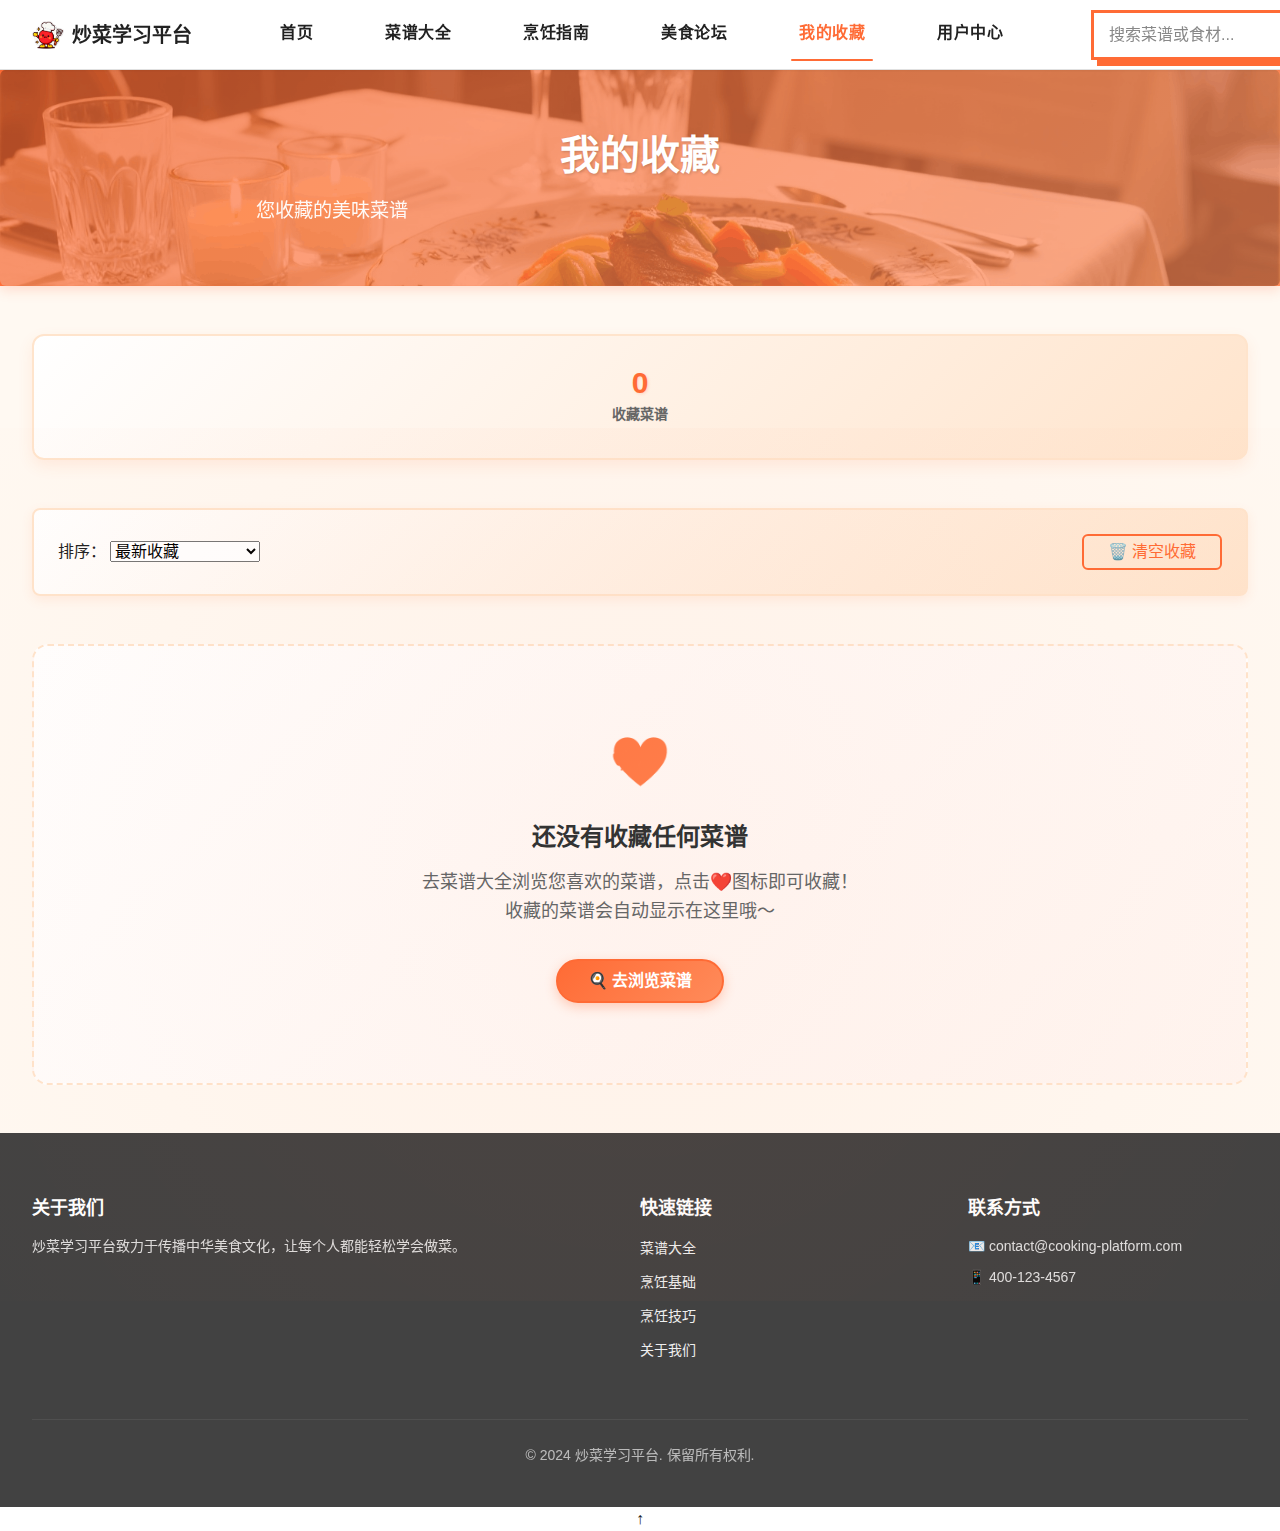
<file: pages/profile/favorites.html>
<!DOCTYPE html>
<html lang="zh-CN">
<head>
    <meta charset="UTF-8">
    <meta name="viewport" content="width=device-width, initial-scale=1.0">
    <title>我的收藏 - 炒菜学习平台</title>
    <meta name="description" content="查看您收藏的菜谱">
    
    <!-- Favicon -->
    <link rel="icon" type="image/x-icon" href="../../data/imgs/图标.iconfont">
    <link rel="shortcut icon" type="image/x-icon" href="../../data/imgs/图标.iconfont">
    
    <!-- CSS 样式文件 -->
    <link rel="stylesheet" href="../../css/base/reset.css">
    <link rel="stylesheet" href="../../css/base/variables.css">
    <link rel="stylesheet" href="../../css/base/base.css">
    <link rel="stylesheet" href="../../css/components/header.css">
    <link rel="stylesheet" href="../../css/components/footer.css">
    <link rel="stylesheet" href="../../css/components/card.css">
    <link rel="stylesheet" href="../../css/components/cool-search.css">
    <link rel="stylesheet" href="../../css/pages/profile.css">
    <link rel="stylesheet" href="../../css/responsive.css">
</head>
<body>
    <!-- 页面头部 -->
    <header class="header">
        <div class="container">
            <div class="header__content">
                <div class="header__logo">
                    <a href="../../main.html" class="logo">
                        <img src="../../data/imgs/图标.png" alt="炒菜学习平台" class="logo__icon">
                        <span class="logo__text">炒菜学习平台</span>
                    </a>
                </div>
                
                <nav class="header__nav">
                    <ul class="nav__list">
                        <li class="nav__item">
                            <a href="../../main.html" class="nav__link">首页</a>
                        </li>
                        <li class="nav__item">
                            <a href="../recipes/list.html" class="nav__link">菜谱大全</a>
                        </li>
                        <li class="nav__item">
                            <a href="../guide/basics.html" class="nav__link">烹饪指南</a>
                        </li>
                        <li class="nav__item">
                            <a href="../forum/index.html" class="nav__link">美食论坛</a>
                        </li>
                        <li class="nav__item">
                            <a href="favorites.html" class="nav__link nav__link--active">我的收藏</a>
                        </li>
                        <li class="nav__item">
                            <a href="center.html" class="nav__link">用户中心</a>
                        </li>
                    </ul>
                </nav>
                
                <div class="header__search">
                    <form class="search__form" id="searchForm">
                        <input type="text" class="search__input" placeholder="搜索菜谱或食材..." id="searchInput">
                        <button type="submit" class="search__btn">
                            <span class="search__icon">🔍</span>
                        </button>
                    </form>
                </div>
                
                <button class="header__menu-btn" id="mobileMenuBtn">
                    <span></span>
                    <span></span>
                    <span></span>
                </button>
            </div>
        </div>
    </header>

    <!-- 主要内容区域 -->
    <main class="main">
        <!-- 页面标题 -->
        <section class="page-header" style="
            background: linear-gradient(135deg, #ff6b35 0%, #ff8b5a 100%);
            color: white;
            padding: 60px 0;
            box-shadow: 0 4px 12px rgba(255, 107, 53, 0.2);
            position: relative;
            overflow: hidden;
        ">
            <!-- 标题区域内的背景图 -->
            <div style="
                position: absolute;
                top: 0;
                left: 0;
                width: 100%;
                height: 100%;
                z-index: 0;
                pointer-events: none;
            ">
                <img src="../../data/imgs/模块的背景图片/我的收藏.png" 
                     alt="" 
                     style="
                        position: absolute;
                        top: 50%;
                        left: 50%;
                        transform: translate(-50%, -50%);
                        width: 100%;
                        height: 100%;
                        opacity: 0.30;
                        object-fit: cover;
                     "
                     onerror="this.style.display='none'">
            </div>
            
            <div class="container" style="position: relative; z-index: 1; text-align: center;">
                <h1 class="page-title" style="
                    font-size: 2.5rem;
                    font-weight: 700;
                    color: white;
                    margin-bottom: 15px;
                    text-shadow: 1px 1px 3px rgba(0, 0, 0, 0.2);
                ">我的收藏</h1>
                <p class="page-description" style="
                    font-size: 1.2rem;
                    color: white;
                    opacity: 0.95;
                    margin: 0;
                ">您收藏的美味菜谱</p>
            </div>
        </section>

        <!-- 收藏内容 -->
        <section class="favorites">
            <div class="container">
                <!-- 收藏统计 -->
                <div class="favorites__stats">
                    <div class="stat-item">
                        <span class="stat-number" id="favoritesCount">0</span>
                        <span class="stat-label">收藏菜谱</span>
                    </div>
                </div>

                <!-- 筛选选项 -->
                <div class="favorites__filters">
                    <div class="filter__group">
                        <label class="filter__label">排序：</label>
                        <select class="filter__select" id="sortSelect">
                            <option value="newest">最新收藏</option>
                            <option value="oldest">最早收藏</option>
                            <option value="name">按名称排序</option>
                            <option value="difficulty">按难度排序</option>
                        </select>
                    </div>
                    <button class="btn btn--outline" id="clearAllBtn">
                        <span class="btn__icon">🗑️</span>
                        <span class="btn__text">清空收藏</span>
                    </button>
                </div>

                <!-- 收藏列表 -->
                <div class="favorites__content" id="favoritesContent">
                    <!-- 收藏的菜谱将通过JavaScript动态生成 -->
                </div>

                <!-- 空状态 -->
                <div class="empty-state" id="emptyState" style="display: none;">
                    <div class="empty-state__icon">💝</div>
                    <h3 class="empty-state__title">还没有收藏任何菜谱</h3>
                    <p class="empty-state__description">
                        去菜谱大全浏览您喜欢的菜谱，点击❤️图标即可收藏！<br>
                        收藏的菜谱会自动显示在这里哦～
                    </p>
                    <a href="../recipes/list.html" class="btn btn--primary" style="
                        background: linear-gradient(135deg, #ff6b35 0%, #ff8b5a 100%);
                        color: white;
                        padding: 12px 30px;
                        border-radius: 30px;
                        text-decoration: none;
                        display: inline-block;
                        font-weight: 600;
                        box-shadow: 0 4px 12px rgba(255, 107, 53, 0.3);
                        transition: all 0.3s ease;
                        cursor: pointer;
                        position: relative;
                        z-index: 100;
                    " onclick="window.location.href='../recipes/list.html'">
                        🍳 去浏览菜谱
                    </a>
                </div>
            </div>
        </section>
    </main>

    <!-- 页面底部 -->
    <footer class="footer">
        <div class="container">
            <div class="footer__content">
                <div class="footer__section">
                    <h3 class="footer__title">关于我们</h3>
                    <p class="footer__text">
                        炒菜学习平台致力于传播中华美食文化，让每个人都能轻松学会做菜。
                    </p>
                </div>
                <div class="footer__section">
                    <h3 class="footer__title">快速链接</h3>
                    <ul class="footer__links">
                        <li><a href="../recipes/list.html">菜谱大全</a></li>
                        <li><a href="../guide/basics.html">烹饪基础</a></li>
                        <li><a href="../guide/tips.html">烹饪技巧</a></li>
                        <li><a href="../about.html">关于我们</a></li>
                    </ul>
                </div>
                <div class="footer__section">
                    <h3 class="footer__title">联系方式</h3>
                    <ul class="footer__contact">
                        <li>📧 contact@cooking-platform.com</li>
                        <li>📱 400-123-4567</li>
                    </ul>
                </div>
            </div>
            <div class="footer__bottom">
                <p>&copy; 2024 炒菜学习平台. 保留所有权利.</p>
            </div>
        </div>
    </footer>

    <!-- JavaScript 文件 -->
    <script src="../../js/utils/global-search.js"></script>
    <script src="../../js/utils/storage.js"></script>
    <script src="../../js/utils/dom.js"></script>
    <script src="../../js/data/recipes.js"></script>
    <script src="../../js/data/categories.js"></script>
    <script src="../../js/utils/user-center-manager.js"></script>
    <script src="../../js/utils/data-migration.js"></script>
    <script src="../../js/components/header.js"></script>
    <script src="../../js/components/search.js"></script>
    <script src="../../js/pages/profile.js"></script>
    <script src="../../js/app.js"></script>
    
    <!-- 收藏页面增强脚本 - 确保功能正常 -->
    <script>
    console.log('=== 我的收藏页面加载 ===');
    
    // 确保在DOM完全加载后再次初始化
    window.addEventListener('DOMContentLoaded', function() {
        console.log('开始加载收藏页面...');
        
        // 等待一下确保所有脚本都已执行
        setTimeout(function() {
            loadAndDisplayFavorites();
            setupFavoriteButtons();
            
            // 监听来自其他页面的收藏变化事件
            window.addEventListener('favoriteChanged', function(e) {
                console.log('收到收藏变化事件:', e.detail);
                setTimeout(() => {
                    loadAndDisplayFavorites();
                }, 100);
            });
        }, 300);
    });
    
    // 加载并显示收藏的菜谱
    function loadAndDisplayFavorites() {
        console.log('loadAndDisplayFavorites 开始执行');
        
        // 确保UserPreferences已加载
        if (!window.UserPreferences) {
            console.error('UserPreferences 系统未加载');
            setTimeout(loadAndDisplayFavorites, 500); // 延迟重试
            return;
        }
        
        const favoriteIds = window.UserPreferences.getFavorites();
        console.log('收藏的菜谱ID列表:', favoriteIds);
        console.log('使用的存储系统: UserPreferences (cooking_favorites)');
        
        const container = document.getElementById('favoritesContent');
        const emptyState = document.getElementById('emptyState');
        const countElement = document.getElementById('favoritesCount');
        
        if (!container) {
            console.error('未找到 favoritesContent 容器！');
            return;
        }
        
        // 更新统计
        if (countElement) {
            countElement.textContent = favoriteIds.length;
        }
        
        if (favoriteIds.length === 0) {
            // 显示空状态
            container.style.display = 'none';
            if (emptyState) {
                emptyState.style.display = 'block';
            }
            console.log('没有收藏，显示空状态');
            return;
        }
        
        // 隐藏空状态
        if (emptyState) {
            emptyState.style.display = 'none';
        }
        container.style.display = 'grid';
        container.innerHTML = '';
        
        // 渲染每个收藏的菜谱
        favoriteIds.forEach(function(recipeId, index) {
            const recipe = RecipeUtils.getRecipeById(recipeId);
            if (!recipe) {
                console.warn('未找到菜谱:', recipeId);
                return;
            }
            
            const card = createFavoriteCard(recipe, index);
            container.appendChild(card);
        });
        
        console.log('✅ 成功渲染', favoriteIds.length, '个收藏菜谱');
    }
    
    // 创建收藏卡片
    function createFavoriteCard(recipe, index) {
        const card = document.createElement('article');
        card.className = 'recipe-card card';
        card.style.animationDelay = (index * 0.1) + 's';
        
        const cuisineInfo = RecipeUtils.getCuisineInfo(recipe.cuisine);
        const difficultyInfo = RecipeUtils.getDifficultyInfo(recipe.difficulty);
        
        // 生成标准图片路径
        const standardImagePath = generateStandardImagePath(recipe);
        const hasRealImage = standardImagePath;
        
        if (hasRealImage) {
            // 使用真实图片作为背景
            card.innerHTML = `
                <div class="recipe-card__image" style="
                    background-image: url('${standardImagePath}');
                    background-size: cover;
                    background-position: center;
                    background-repeat: no-repeat;
                    height: 200px;
                    position: relative;
                ">
                    <!-- 半透明遮罩 -->
                    <div style="
                        position: absolute;
                        top: 0;
                        left: 0;
                        right: 0;
                        bottom: 0;
                        background: linear-gradient(to bottom, rgba(0,0,0,0.2), rgba(0,0,0,0.6));
                        z-index: 1;
                    "></div>
                    <!-- 菜名显示在图片上 -->
                    <div style="
                        position: absolute;
                        bottom: 15px;
                        left: 15px;
                        right: 15px;
                        color: white;
                        z-index: 2;
                    ">
                        <div style="font-size: 1.1rem; font-weight: 700; text-shadow: 0 1px 3px rgba(0,0,0,0.8);">${recipe.title}</div>
                        <div style="font-size: 0.85rem; opacity: 0.9; margin-top: 0.25rem; text-shadow: 0 1px 2px rgba(0,0,0,0.8);">${cuisineInfo.name}</div>
                    </div>
                    <button class="recipe-card__favorite recipe-card__favorite--active" 
                            data-recipe-id="${recipe.id}" style="z-index: 3;">
                        ♥
                    </button>
                    <div class="recipe-card__badge" style="z-index: 3;">${difficultyInfo.name}</div>
                </div>`;
        } else {
            // 使用彩色占位符
            card.innerHTML = `
                <div class="recipe-card__image">
                    <div class="recipe-card__image-placeholder" style="
                        background: linear-gradient(135deg, ${cuisineInfo.color}, ${darkenColor(cuisineInfo.color, 20)});
                        height: 200px;
                        display: flex;
                        align-items: center;
                        justify-content: center;
                        color: white;
                    ">
                        <div style="text-align: center;">
                            <div style="font-size: 3rem; margin-bottom: 0.5rem;">${cuisineInfo.icon}</div>
                            <div style="font-size: 1rem; font-weight: 600; opacity: 0.9;">${recipe.title}</div>
                            <div style="font-size: 0.8rem; opacity: 0.7; margin-top: 0.25rem;">${cuisineInfo.name}</div>
                        </div>
                    </div>
                    <button class="recipe-card__favorite recipe-card__favorite--active" 
                            data-recipe-id="${recipe.id}">
                        ♥
                    </button>
                    <div class="recipe-card__badge">${difficultyInfo.name}</div>
                </div>
            `;
        }
        
        // 添加内容区域（对所有卡片都一样）
        const contentHtml = `
            <div class="recipe-card__content">
                <h3 class="recipe-card__title">${recipe.title}</h3>
                <p class="recipe-card__description">${recipe.description}</p>
                <div class="recipe-card__meta">
                    <span class="recipe-card__difficulty recipe-card__difficulty--${recipe.difficulty}">
                        ${difficultyInfo.name}
                    </span>
                    <div class="recipe-card__time">⏰ ${recipe.cookTime}</div>
                </div>
                <div class="recipe-card__stats">
                    <div class="recipe-card__stat">⭐ ${recipe.rating || '4.5'}</div>
                    <div class="recipe-card__stat">👁️ ${formatNumber(recipe.viewCount || 0)}</div>
                </div>
            </div>
        `;
        
        card.innerHTML += contentHtml;
        
        // 点击卡片跳转详情（但不包括收藏按钮）
        card.addEventListener('click', function(e) {
            if (!e.target.classList.contains('recipe-card__favorite')) {
                window.location.href = '../recipes/detail.html?id=' + recipe.id;
            }
        });
        
        return card;
    }
    
    // 设置收藏按钮事件 - 使用统一的UserPreferences系统
    function setupFavoriteButtons() {
        document.addEventListener('click', function(e) {
            if (e.target.classList.contains('recipe-card__favorite')) {
                e.preventDefault();
                e.stopPropagation();
                
                const recipeId = e.target.getAttribute('data-recipe-id');
                console.log('点击收藏按钮，菜谱ID:', recipeId);
                
                if (!recipeId || !window.UserPreferences) {
                    showToast('收藏功能暂不可用', 'error');
                    return;
                }
                
                // 移除收藏
                const success = window.UserPreferences.removeFavorite(recipeId);
                if (success) {
                    console.log('✅ 已取消收藏:', recipeId, '(使用UserPreferences系统)');
                    
                    // 重新加载列表
                    loadAndDisplayFavorites();
                    
                    // 触发收藏变化事件，通知其他页面
                    const favoriteEvent = new CustomEvent('favoriteChanged', {
                        detail: { recipeId, isFavorite: false }
                    });
                    window.dispatchEvent(favoriteEvent);
                    
                    showToast('已取消收藏', 'info');
                } else {
                    showToast('取消收藏失败', 'error');
                }
            }
        });
    }
    
    // 辅助函数
    function darkenColor(color, percent) {
        const num = parseInt(color.replace("#", ""), 16);
        const amt = Math.round(2.55 * percent);
        const R = Math.max(0, Math.min(255, (num >> 16) - amt));
        const G = Math.max(0, Math.min(255, (num >> 8 & 0x00FF) - amt));
        const B = Math.max(0, Math.min(255, (num & 0x0000FF) - amt));
        return "#" + ((1 << 24) + (R << 16) + (G << 8) + B).toString(16).slice(1);
    }
    
    function formatNumber(num) {
        if (num < 1000) return num.toString();
        if (num < 10000) return (num / 1000).toFixed(1) + 'K';
        return Math.floor(num / 1000) + 'K';
    }
    
    function showToast(message, type) {
        const toast = document.createElement('div');
        toast.textContent = message;
        toast.style.cssText = `
            position: fixed;
            top: 80px;
            right: 20px;
            background: ${type === 'success' ? '#4caf50' : '#2196f3'};
            color: white;
            padding: 15px 25px;
            border-radius: 8px;
            box-shadow: 0 4px 12px rgba(0,0,0,0.2);
            z-index: 10000;
            font-size: 14px;
            font-weight: 500;
            opacity: 0;
            transform: translateX(100px);
            transition: all 0.3s ease;
        `;
        
        document.body.appendChild(toast);
        
        setTimeout(() => {
            toast.style.opacity = '1';
            toast.style.transform = 'translateX(0)';
        }, 10);
        
        setTimeout(() => {
            toast.style.opacity = '0';
            toast.style.transform = 'translateX(100px)';
            setTimeout(() => {
                if (toast.parentNode) {
                    toast.parentNode.removeChild(toast);
                }
            }, 300);
        }, 3000);
    }
    
    // 清空所有收藏
    document.getElementById('clearAllBtn')?.addEventListener('click', function() {
        if (confirm('确定要清空所有收藏吗？此操作不可恢复！')) {
            if (window.UserPreferences) {
                const favorites = window.UserPreferences.getFavorites();
                favorites.forEach(id => window.UserPreferences.removeFavorite(id));
                loadAndDisplayFavorites();
                showToast('已清空所有收藏', 'info');
                console.log('✅ 使用UserPreferences系统清空收藏');
            } else {
                showToast('收藏系统未加载，请刷新页面重试', 'error');
            }
        }
    });
    
    // 生成标准图片路径
    function generateStandardImagePath(recipe) {
        const cuisineMapping = {
            'sichuan': '川菜',
            'hunan': '湘菜', 
            'cantonese': '粵菜',
            'shandong': '鲁菜',
            'jiangsu': '苏菜',
            'zhejiang': '浙菜',
            'fujian': '闽菜',
            'anhui': '徽菜'
        };
        
        const cuisineFolder = cuisineMapping[recipe.cuisine];
        if (!cuisineFolder) {
            console.warn(`未知菜系: ${recipe.cuisine} (菜谱: ${recipe.title})`);
            return null;
        }
        
        return `/cooking-platform/data/imgs/${cuisineFolder}/${recipe.title}.png`;
    }
    </script>
</body>
</html>
</file>
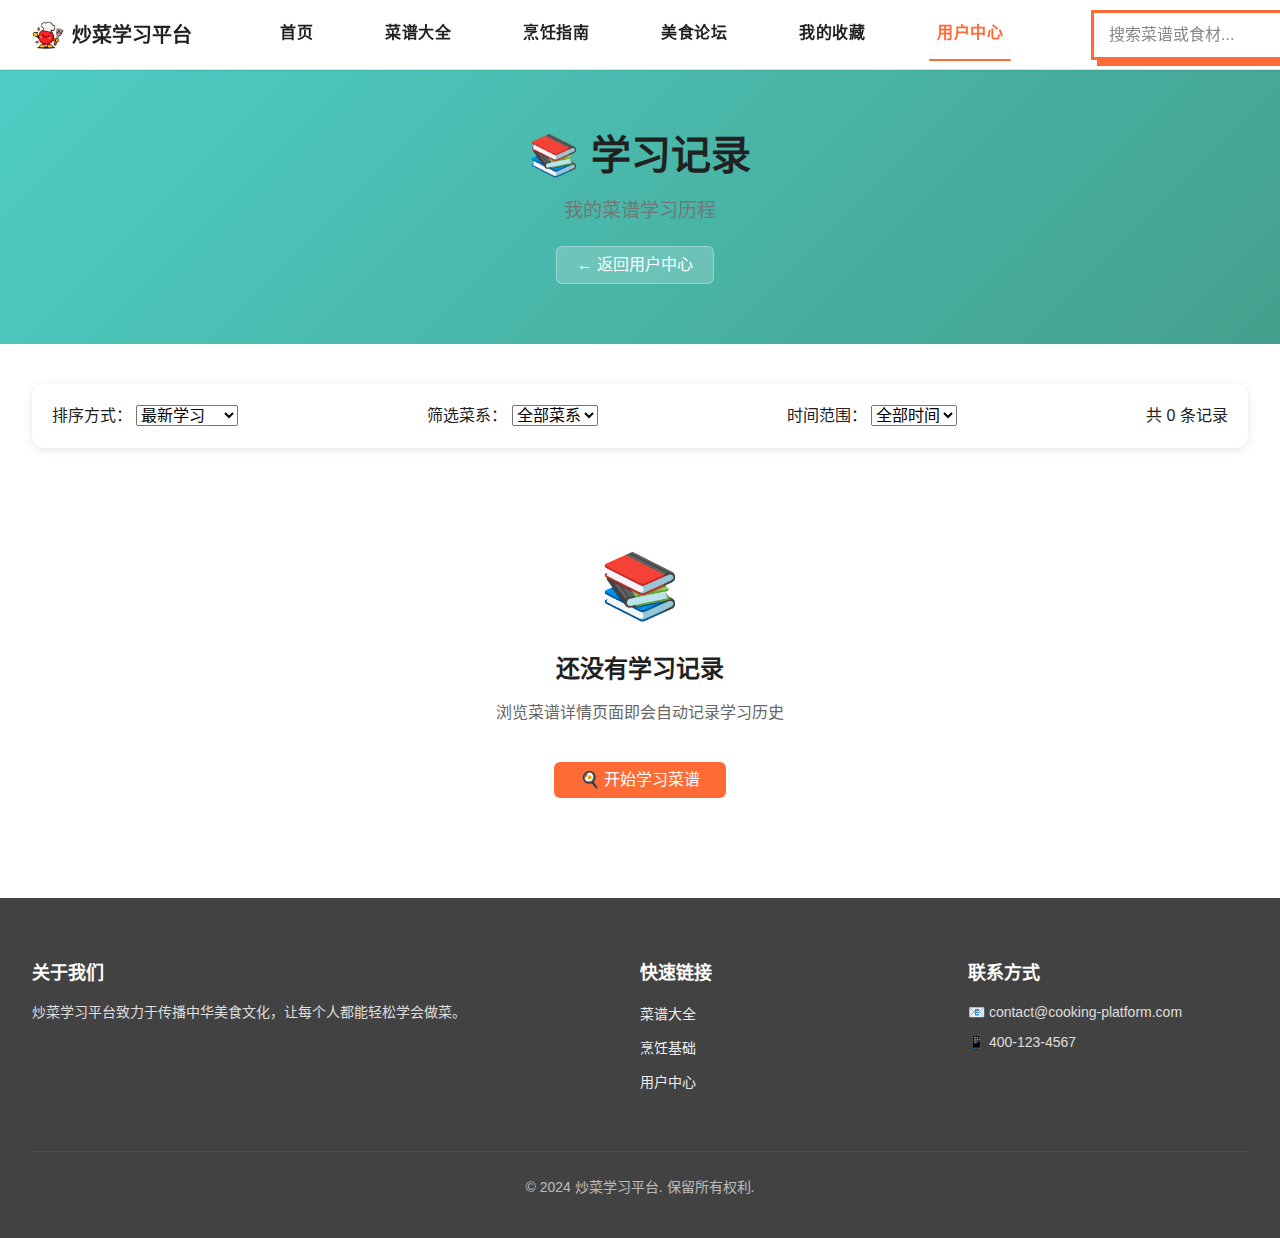
<file: pages/profile/learning-history.html>
<!DOCTYPE html>
<html lang="zh-CN">
<head>
    <meta charset="UTF-8">
    <meta name="viewport" content="width=device-width, initial-scale=1.0">
    <title>学习记录 - 炒菜学习平台</title>
    <meta name="description" content="查看您的完整学习历史记录">
    
    <!-- CSS 样式文件 -->
    <link rel="stylesheet" href="../../css/base/reset.css">
    <link rel="stylesheet" href="../../css/base/variables.css">
    <link rel="stylesheet" href="../../css/base/base.css">
    <link rel="stylesheet" href="../../css/components/header.css">
    <link rel="stylesheet" href="../../css/components/footer.css">
    <link rel="stylesheet" href="../../css/components/card.css">
    <link rel="stylesheet" href="../../css/components/cool-search.css">
    <link rel="stylesheet" href="../../css/pages/profile.css">
    <link rel="stylesheet" href="../../css/responsive.css">
    
    <style>
        .learning-history {
            min-height: 60vh;
            padding: 40px 0;
        }
        
        .history-filters {
            background: white;
            padding: 20px;
            border-radius: 12px;
            box-shadow: 0 2px 8px rgba(0,0,0,0.1);
            margin-bottom: 30px;
        }
        
        .history-filters__content {
            display: flex;
            justify-content: space-between;
            align-items: center;
            flex-wrap: wrap;
            gap: 15px;
        }
        
        .history-grid {
            display: grid;
            grid-template-columns: repeat(auto-fill, minmax(300px, 1fr));
            gap: 24px;
        }
        
        .history-card {
            background: white;
            border-radius: 12px;
            box-shadow: 0 4px 12px rgba(0,0,0,0.1);
            overflow: hidden;
            transition: all 0.3s;
        }
        
        .history-card:hover {
            transform: translateY(-5px);
            box-shadow: 0 8px 25px rgba(0,0,0,0.15);
        }
        
        .history-card__image {
            height: 180px;
            position: relative;
            overflow: hidden;
        }
        
        .history-card__image img {
            width: 100%;
            height: 100%;
            object-fit: cover;
        }
        
        .history-card__time-badge {
            position: absolute;
            top: 12px;
            left: 12px;
            background: rgba(0,0,0,0.7);
            color: white;
            padding: 6px 12px;
            border-radius: 6px;
            font-size: 0.8rem;
            font-weight: 500;
        }
        
        .history-card__content {
            padding: 20px;
        }
        
        .history-card__title {
            font-size: 1.2rem;
            font-weight: 600;
            color: #333;
            margin-bottom: 8px;
        }
        
        .history-card__desc {
            color: #666;
            font-size: 0.9rem;
            line-height: 1.5;
            margin-bottom: 15px;
        }
        
        .history-card__meta {
            display: flex;
            justify-content: space-between;
            align-items: center;
            margin-bottom: 15px;
            font-size: 0.85rem;
            color: #888;
        }
        
        .history-card__actions {
            display: flex;
            justify-content: space-between;
            align-items: center;
        }
        
        .history-card__btn {
            flex: 1;
            margin-right: 8px;
            padding: 10px;
            background: #ff6b35;
            color: white;
            border: none;
            border-radius: 6px;
            font-size: 0.9rem;
            cursor: pointer;
            transition: background 0.3s;
        }
        
        .history-card__btn:hover {
            background: #e55a2b;
        }
        
        .history-card__quick-actions {
            display: flex;
            gap: 8px;
        }
        
        .quick-btn {
            width: 36px;
            height: 36px;
            border: 1px solid #ddd;
            background: white;
            border-radius: 6px;
            display: flex;
            align-items: center;
            justify-content: center;
            cursor: pointer;
            transition: all 0.3s;
        }
        
        .quick-btn:hover {
            background: #f8f9fa;
            border-color: #ff6b35;
        }
        
        .quick-btn.favorite.active {
            background: #ff6b35;
            color: white;
            border-color: #ff6b35;
        }
        
        .empty-history {
            text-align: center;
            padding: 60px 20px;
            color: #666;
        }
        
        .pagination-info {
            text-align: center;
            margin: 30px 0;
            color: #666;
        }
        
        @media (max-width: 768px) {
            .history-filters__content {
                flex-direction: column;
                align-items: stretch;
            }
            
            .history-grid {
                grid-template-columns: 1fr;
            }
        }
    </style>
</head>
<body>
    <!-- 页面头部 -->
    <header class="header">
        <div class="container">
            <div class="header__content">
                <div class="header__logo">
                    <a href="../../main.html" class="logo">
                        <img src="../../data/imgs/图标.png" alt="炒菜学习平台" class="logo__icon">
                        <span class="logo__text">炒菜学习平台</span>
                    </a>
                </div>
                
                <nav class="header__nav">
                    <ul class="nav__list">
                        <li class="nav__item">
                            <a href="../../main.html" class="nav__link">首页</a>
                        </li>
                        <li class="nav__item">
                            <a href="../recipes/list.html" class="nav__link">菜谱大全</a>
                        </li>
                        <li class="nav__item">
                            <a href="../guide/basics.html" class="nav__link">烹饪指南</a>
                        </li>
                        <li class="nav__item">
                            <a href="../forum/index.html" class="nav__link">美食论坛</a>
                        </li>
                        <li class="nav__item">
                            <a href="favorites.html" class="nav__link">我的收藏</a>
                        </li>
                        <li class="nav__item">
                            <a href="center.html" class="nav__link nav__link--active">用户中心</a>
                        </li>
                    </ul>
                </nav>
                
                <div class="header__search">
                    <form class="search__form" id="searchForm">
                        <input type="text" class="search__input" placeholder="搜索菜谱或食材..." id="searchInput">
                        <button type="submit" class="search__btn">
                            <span class="search__icon">🔍</span>
                        </button>
                    </form>
                </div>
                
                <button class="header__menu-btn" id="mobileMenuBtn">
                    <span></span>
                    <span></span>
                    <span></span>
                </button>
            </div>
        </div>
    </header>

    <!-- 主要内容区域 -->
    <main class="main">
        <section class="page-header" style="background: linear-gradient(135deg, #4ecdc4 0%, #44a08d 100%); color: white; padding: 60px 0;">
            <div class="container" style="text-align: center;">
                <h1 class="page-title" style="font-size: 2.5rem; font-weight: 700; margin-bottom: 15px;">📚 学习记录</h1>
                <p class="page-description" style="font-size: 1.2rem; opacity: 0.95;">我的菜谱学习历程</p>
                <div style="margin-top: 20px;">
                    <a href="center.html" class="btn" style="background: rgba(255,255,255,0.2); color: white; border: 1px solid rgba(255,255,255,0.3); text-decoration: none; padding: 10px 20px; border-radius: 6px; margin-right: 10px;">
                        ← 返回用户中心
                    </a>
                </div>
            </div>
        </section>

        <section class="learning-history">
            <div class="container">
                <!-- 筛选和排序 -->
                <div class="history-filters">
                    <div class="history-filters__content">
                        <div class="filter-group">
                            <label>排序方式：</label>
                            <select id="sortSelect" class="filter__select">
                                <option value="newest">最新学习</option>
                                <option value="oldest">最早学习</option>
                                <option value="name">按名称排序</option>
                                <option value="cuisine">按菜系分类</option>
                            </select>
                        </div>
                        
                        <div class="filter-group">
                            <label>筛选菜系：</label>
                            <select id="cuisineFilter" class="filter__select">
                                <option value="all">全部菜系</option>
                                <option value="sichuan">川菜</option>
                                <option value="cantonese">粤菜</option>
                                <option value="hunan">湘菜</option>
                                <option value="shandong">鲁菜</option>
                            </select>
                        </div>
                        
                        <div class="filter-group">
                            <label>时间范围：</label>
                            <select id="timeFilter" class="filter__select">
                                <option value="all">全部时间</option>
                                <option value="today">今天</option>
                                <option value="week">本周</option>
                                <option value="month">本月</option>
                            </select>
                        </div>
                        
                        <div class="history-stats">
                            <span id="historyCount">共 0 条记录</span>
                        </div>
                    </div>
                </div>

                <!-- 学习记录网格 -->
                <div class="history-grid" id="historyGrid">
                    <!-- 学习记录将通过JavaScript动态生成 -->
                </div>

                <!-- 分页信息 -->
                <div class="pagination-info" id="paginationInfo"></div>

                <!-- 空状态 -->
                <div class="empty-history" id="emptyHistory" style="display: none;">
                    <div style="font-size: 4rem; margin-bottom: 20px;">📚</div>
                    <h3>还没有学习记录</h3>
                    <p>浏览菜谱详情页面即会自动记录学习历史</p>
                    <a href="../recipes/list.html" class="btn btn--primary" style="margin-top: 20px;">
                        🍳 开始学习菜谱
                    </a>
                </div>
            </div>
        </section>
    </main>

    <!-- 页面底部 -->
    <footer class="footer">
        <div class="container">
            <div class="footer__content">
                <div class="footer__section">
                    <h3 class="footer__title">关于我们</h3>
                    <p class="footer__text">炒菜学习平台致力于传播中华美食文化，让每个人都能轻松学会做菜。</p>
                </div>
                <div class="footer__section">
                    <h3 class="footer__title">快速链接</h3>
                    <ul class="footer__links">
                        <li><a href="../recipes/list.html">菜谱大全</a></li>
                        <li><a href="../guide/basics.html">烹饪基础</a></li>
                        <li><a href="center.html">用户中心</a></li>
                    </ul>
                </div>
                <div class="footer__section">
                    <h3 class="footer__title">联系方式</h3>
                    <ul class="footer__contact">
                        <li>📧 contact@cooking-platform.com</li>
                        <li>📱 400-123-4567</li>
                    </ul>
                </div>
            </div>
            <div class="footer__bottom">
                <p>&copy; 2024 炒菜学习平台. 保留所有权利.</p>
            </div>
        </div>
    </footer>

    <!-- JavaScript 文件 -->
    <script src="../../js/utils/global-search.js"></script>
    <script src="../../js/utils/storage.js"></script>
    <script src="../../js/utils/dom.js"></script>
    <script src="../../js/data/recipes.js"></script>
    <script src="../../js/utils/user-center-manager.js"></script>

    <script>
        class LearningHistoryPage {
            constructor() {
                this.currentPage = 1;
                this.itemsPerPage = 12;
                this.currentSort = 'newest';
                this.currentCuisine = 'all';
                this.currentTime = 'all';
                this.allHistory = [];
                this.filteredHistory = [];
                this.init();
            }

            init() {
                this.loadHistory();
                this.bindEvents();
                this.applyFiltersAndRender();
            }

            loadHistory() {
                const historyData = JSON.parse(localStorage.getItem('learning_history') || '[]');
                
                this.allHistory = historyData.map(item => ({
                    ...item,
                    timestamp: new Date(item.timestamp),
                    recipe: this.getRecipeById(item.recipeId)
                })).filter(item => item.recipe);
                
                console.log(`加载了 ${this.allHistory.length} 条学习记录`);
            }

            bindEvents() {
                // 排序选择
                document.getElementById('sortSelect').addEventListener('change', (e) => {
                    this.currentSort = e.target.value;
                    this.applyFiltersAndRender();
                });

                // 菜系筛选
                document.getElementById('cuisineFilter').addEventListener('change', (e) => {
                    this.currentCuisine = e.target.value;
                    this.applyFiltersAndRender();
                });

                // 时间筛选
                document.getElementById('timeFilter').addEventListener('change', (e) => {
                    this.currentTime = e.target.value;
                    this.applyFiltersAndRender();
                });

                // 收藏按钮事件委托
                document.addEventListener('click', (e) => {
                    if (e.target.classList.contains('favorite-btn')) {
                        e.stopPropagation();
                        const recipeId = e.target.getAttribute('data-recipe-id');
                        this.toggleFavorite(recipeId, e.target);
                    } else if (e.target.classList.contains('share-btn')) {
                        e.stopPropagation();
                        const recipeId = e.target.getAttribute('data-recipe-id');
                        this.shareRecipe(recipeId);
                    }
                });
            }

            applyFiltersAndRender() {
                this.filteredHistory = this.filterHistory();
                this.sortHistory();
                this.renderHistory();
                this.updateStats();
            }

            filterHistory() {
                let filtered = [...this.allHistory];

                // 菜系筛选
                if (this.currentCuisine !== 'all') {
                    filtered = filtered.filter(item => item.recipe.cuisine === this.currentCuisine);
                }

                // 时间筛选
                if (this.currentTime !== 'all') {
                    const now = new Date();
                    filtered = filtered.filter(item => {
                        switch (this.currentTime) {
                            case 'today':
                                return item.timestamp.toDateString() === now.toDateString();
                            case 'week':
                                const weekAgo = new Date(now.getTime() - 7 * 24 * 60 * 60 * 1000);
                                return item.timestamp >= weekAgo;
                            case 'month':
                                const monthAgo = new Date(now.getTime() - 30 * 24 * 60 * 60 * 1000);
                                return item.timestamp >= monthAgo;
                            default:
                                return true;
                        }
                    });
                }

                return filtered;
            }

            sortHistory() {
                switch (this.currentSort) {
                    case 'newest':
                        this.filteredHistory.sort((a, b) => b.timestamp - a.timestamp);
                        break;
                    case 'oldest':
                        this.filteredHistory.sort((a, b) => a.timestamp - b.timestamp);
                        break;
                    case 'name':
                        this.filteredHistory.sort((a, b) => a.recipe.title.localeCompare(b.recipe.title, 'zh-CN'));
                        break;
                    case 'cuisine':
                        this.filteredHistory.sort((a, b) => a.recipe.cuisine.localeCompare(b.recipe.cuisine));
                        break;
                }
            }

            renderHistory() {
                const container = document.getElementById('historyGrid');
                const emptyState = document.getElementById('emptyHistory');

                if (this.filteredHistory.length === 0) {
                    container.style.display = 'none';
                    emptyState.style.display = 'block';
                    return;
                }

                container.style.display = 'grid';
                emptyState.style.display = 'none';

                container.innerHTML = this.filteredHistory.map(item => 
                    this.createHistoryCard(item)
                ).join('');
            }

            createHistoryCard(item) {
                const recipe = item.recipe;
                const cuisineInfo = this.getCuisineInfo(recipe.cuisine);
                const timeDiff = this.getTimeAgo(item.timestamp);
                const isFavorite = this.getFavorites().includes(recipe.id);

                return `
                    <div class="history-card">
                        <div class="history-card__image">
                            <img src="/cooking-platform/data/imgs/${this.getCuisineFolderName(recipe.cuisine)}/${recipe.title}.png" 
                                 alt="${recipe.title}"
                                 onerror="this.style.display='none'; this.nextElementSibling.style.display='flex';">
                            <div style="
                                display: none;
                                width: 100%; 
                                height: 100%; 
                                background: linear-gradient(135deg, ${cuisineInfo.color}, ${this.darkenColor(cuisineInfo.color, 20)});
                                align-items: center;
                                justify-content: center;
                                color: white;
                            ">
                                <div style="text-align: center;">
                                    <div style="font-size: 3rem; margin-bottom: 0.5rem;">${cuisineInfo.icon}</div>
                                    <div style="font-size: 1rem; font-weight: 600;">${recipe.title}</div>
                                </div>
                            </div>
                            
                            <div class="history-card__time-badge">${timeDiff}</div>
                        </div>
                        
                        <div class="history-card__content">
                            <h3 class="history-card__title">${recipe.title}</h3>
                            <p class="history-card__desc">${recipe.description.substring(0, 80)}...</p>
                            
                            <div class="history-card__meta">
                                <span>${cuisineInfo.name} • ${recipe.difficulty} • ${recipe.cookTime}</span>
                                <span>⭐ ${recipe.rating || '4.5'}</span>
                            </div>
                            
                            <div class="history-card__actions">
                                <button class="history-card__btn" onclick="window.location.href='../recipes/detail.html?id=${recipe.id}'">
                                    再次学习
                                </button>
                                
                                <div class="history-card__quick-actions">
                                    <button class="quick-btn favorite-btn ${isFavorite ? 'active' : ''}" 
                                            data-recipe-id="${recipe.id}" 
                                            title="${isFavorite ? '取消收藏' : '收藏'}">
                                        ${isFavorite ? '♥' : '♡'}
                                    </button>
                                    <button class="quick-btn share-btn" 
                                            data-recipe-id="${recipe.id}" 
                                            title="分享">
                                        🔗
                                    </button>
                                </div>
                            </div>
                        </div>
                    </div>
                `;
            }

            updateStats() {
                const countElement = document.getElementById('historyCount');
                if (countElement) {
                    countElement.textContent = `共 ${this.filteredHistory.length} 条记录`;
                }
            }

            toggleFavorite(recipeId, btn) {
                const favorites = this.getFavorites();
                const isFavorite = favorites.includes(recipeId);
                const recipe = this.getRecipeById(recipeId);

                if (isFavorite) {
                    const newFavorites = favorites.filter(id => id !== recipeId);
                    localStorage.setItem('favorites', JSON.stringify(newFavorites));
                    btn.classList.remove('active');
                    btn.innerHTML = '♡';
                    btn.title = '收藏';
                    this.showToast(`已取消收藏 "${recipe.title}"`, 'info');
                } else {
                    favorites.push(recipeId);
                    localStorage.setItem('favorites', JSON.stringify(favorites));
                    btn.classList.add('active');
                    btn.innerHTML = '♥';
                    btn.title = '取消收藏';
                    this.showToast(`已收藏 "${recipe.title}"`, 'success');
                }
            }

            shareRecipe(recipeId) {
                const recipe = this.getRecipeById(recipeId);
                if (!recipe) return;

                const shareUrl = `${window.location.origin}/cooking-platform/pages/recipes/detail.html?id=${recipeId}`;
                const shareText = `我在炒菜学习平台学习了「${recipe.title}」，推荐给你！`;

                if (navigator.share) {
                    navigator.share({
                        title: recipe.title,
                        text: shareText,
                        url: shareUrl
                    });
                } else {
                    const fullText = `${shareText}\n${shareUrl}`;
                    navigator.clipboard.writeText(fullText).then(() => {
                        this.showToast('分享链接已复制到剪贴板', 'success');
                    }).catch(() => {
                        prompt('请复制以下链接分享：', fullText);
                    });
                }
            }

            // 辅助方法
            getRecipeById(recipeId) {
                if (window.RecipeData && window.RecipeData.recipes) {
                    return window.RecipeData.recipes.find(recipe => recipe.id === recipeId);
                }
                return null;
            }

            getFavorites() {
                return JSON.parse(localStorage.getItem('favorites') || '[]');
            }

            getCuisineInfo(cuisine) {
                const cuisines = {
                    'sichuan': { name: '川菜', icon: '🌶️', color: '#ff4757' },
                    'cantonese': { name: '粤菜', icon: '🦐', color: '#3742fa' },
                    'hunan': { name: '湘菜', icon: '🔥', color: '#ff3838' },
                    'shandong': { name: '鲁菜', icon: '🐟', color: '#2f3542' }
                };
                return cuisines[cuisine] || { name: '其他', icon: '🍽️', color: '#57606f' };
            }

            getCuisineFolderName(cuisine) {
                const mapping = {
                    'sichuan': '川菜',
                    'hunan': '湘菜', 
                    'cantonese': '粵菜',
                    'shandong': '鲁菜'
                };
                return mapping[cuisine] || '川菜';
            }

            darkenColor(color, percent) {
                const num = parseInt(color.replace("#", ""), 16);
                const amt = Math.round(2.55 * percent);
                const R = Math.max(0, Math.min(255, (num >> 16) - amt));
                const G = Math.max(0, Math.min(255, (num >> 8 & 0x00FF) - amt));
                const B = Math.max(0, Math.min(255, (num & 0x0000FF) - amt));
                return "#" + ((1 << 24) + (R << 16) + (G << 8) + B).toString(16).slice(1);
            }

            getTimeAgo(date) {
                const now = new Date();
                const diffMs = now - date;
                const diffDays = Math.floor(diffMs / (1000 * 60 * 60 * 24));
                const diffHours = Math.floor(diffMs / (1000 * 60 * 60));
                const diffMins = Math.floor(diffMs / (1000 * 60));

                if (diffDays > 0) {
                    return `${diffDays}天前`;
                } else if (diffHours > 0) {
                    return `${diffHours}小时前`;
                } else if (diffMins > 0) {
                    return `${diffMins}分钟前`;
                } else {
                    return '刚刚';
                }
            }

            showToast(message, type = 'info') {
                const toast = document.createElement('div');
                toast.textContent = message;
                toast.style.cssText = `
                    position: fixed;
                    top: 80px;
                    right: 20px;
                    background: ${type === 'success' ? '#4caf50' : '#2196f3'};
                    color: white;
                    padding: 15px 25px;
                    border-radius: 8px;
                    box-shadow: 0 4px 12px rgba(0,0,0,0.2);
                    z-index: 10000;
                    font-size: 14px;
                    opacity: 0;
                    transform: translateX(100px);
                    transition: all 0.3s ease;
                `;

                document.body.appendChild(toast);

                setTimeout(() => {
                    toast.style.opacity = '1';
                    toast.style.transform = 'translateX(0)';
                }, 10);

                setTimeout(() => {
                    toast.style.opacity = '0';
                    toast.style.transform = 'translateX(100px)';
                    setTimeout(() => {
                        if (toast.parentNode) {
                            toast.parentNode.removeChild(toast);
                        }
                    }, 300);
                }, 3000);
            }
        }

        // 页面加载完成后初始化
        document.addEventListener('DOMContentLoaded', () => {
            new LearningHistoryPage();
        });
    </script>
</body>
</html>
</file>
<file: css/components/cool-search.css>
/* 炫酷搜索框样式 - 基于 Uiverse.io 设计 */

.search__form {
    position: relative;
    max-width: 300px;
}

.search__input {
    width: 100%;
    height: 50px;
    padding: 12px 50px 12px 15px;
    font-size: 16px;
    font-family: "Microsoft YaHei", sans-serif;
    color: #000;
    background-color: #fff;
    border: 3px solid #ff6b35;
    border-radius: 0;
    outline: none;
    transition: all 0.3s ease;
    box-shadow: 6px 6px 0 #ff6b35;
}

.search__input::placeholder {
    color: #888;
    font-weight: 400;
}

.search__input:hover {
    transform: translate(-3px, -3px);
    box-shadow: 9px 9px 0 #ff6b35;
    border-color: #e55a2b;
}

.search__input:focus {
    background-color: #ff6b35;
    color: #fff;
    border-color: #ffffff;
    transform: translate(-2px, -2px);
    box-shadow: 8px 8px 0 #e55a2b;
    animation: focusShake 0.4s ease-in-out;
}

.search__input:focus::placeholder {
    color: #fff;
    opacity: 0.8;
}

/* 搜索按钮样式 */
.search__btn {
    position: absolute;
    right: 3px;
    top: 3px;
    bottom: 3px;
    width: 44px;
    background: #ff8b5a;
    border: none;
    border-radius: 0;
    cursor: pointer;
    transition: all 0.3s ease;
    display: flex;
    align-items: center;
    justify-content: center;
    color: white;
    font-size: 16px;
}

.search__btn:hover {
    background: #ff4757;
    transform: scale(1.1);
}

.search__input:focus + .search__btn {
    background: #fff;
    color: #ff6b35;
}

/* 动画效果 */
@keyframes focusShake {
    0% {
        transform: translate(-2px, -2px);
    }
    25% {
        transform: translate(-4px, -2px) rotate(-1deg);
    }
    50% {
        transform: translate(-2px, -4px) rotate(1deg);
    }
    75% {
        transform: translate(-4px, -2px) rotate(-1deg);
    }
    100% {
        transform: translate(-2px, -2px);
    }
}

@keyframes glitch {
    0% {
        transform: translate(-2px, -2px);
        opacity: 1;
    }
    7% {
        transform: translate(-2px, -2px) skew(-0.5deg, -0.9deg);
        opacity: 0.85;
    }
    10% {
        transform: translate(-2px, -2px);
        opacity: 1;
    }
    27% {
        transform: translate(-2px, -2px);
        opacity: 1;
    }
    30% {
        transform: translate(-2px, -2px) skew(0.8deg, -0.1deg);
        opacity: 0.85;
    }
    35% {
        transform: translate(-2px, -2px);
        opacity: 1;
    }
    52% {
        transform: translate(-2px, -2px);
        opacity: 1;
    }
    55% {
        transform: translate(-2px, -2px) skew(-1deg, 0.2deg);
        opacity: 0.85;
    }
    60% {
        transform: translate(-2px, -2px);
        opacity: 1;
    }
    72% {
        transform: translate(-2px, -2px);
        opacity: 1;
    }
    75% {
        transform: translate(-2px, -2px) skew(0.4deg, 1deg);
        opacity: 0.85;
    }
    80% {
        transform: translate(-2px, -2px);
        opacity: 1;
    }
    100% {
        transform: translate(-2px, -2px);
        opacity: 1;
    }
}

/* 输入时的glitch效果 */
.search__input:not(:placeholder-shown) {
    animation: glitch 2s linear infinite;
    font-weight: 600;
    letter-spacing: 0.5px;
    text-shadow: 1px 1px 0 rgba(0,0,0,0.1);
}

/* 光标闪烁效果 */
.search__form::after {
    content: "|";
    position: absolute;
    right: 55px;
    top: 50%;
    transform: translateY(-50%);
    color: #000;
    animation: blink 1s step-end infinite;
    opacity: 0;
    pointer-events: none;
    font-size: 18px;
}

.search__input:focus + .search__btn + .search__form::after,
.search__form:focus-within::after {
    color: #fff;
    opacity: 1;
}

@keyframes blink {
    50% {
        opacity: 0;
    }
}

/* 响应式适配 */
@media (max-width: 768px) {
    .search__form {
        max-width: 250px;
    }
    
    .search__input {
        height: 45px;
        font-size: 14px;
        box-shadow: 4px 4px 0 #ff6b35;
    }
    
    .search__input:hover {
        transform: translate(-2px, -2px);
        box-shadow: 6px 6px 0 #ff6b35;
    }
    
    .search__input:focus {
        transform: translate(-1px, -1px);
        box-shadow: 5px 5px 0 #e55a2b;
    }
    
    .search__btn {
        width: 38px;
        font-size: 14px;
    }
}
</file>
<file: css/base/variables.css>
/* CSS Variables */
:root {
    /* Colors */
    --primary-color: #ff6b35;
    --primary-dark: #e55a2b;
    --primary-light: #ff8b5a;
    --secondary-color: #4ecdc4;
    --secondary-dark: #3db8b0;
    --accent-color: #ffe66d;
    
    /* Neutral Colors */
    --white: #ffffff;
    --gray-50: #fafafa;
    --gray-100: #f5f5f5;
    --gray-200: #eeeeee;
    --gray-300: #e0e0e0;
    --gray-400: #bdbdbd;
    --gray-500: #9e9e9e;
    --gray-600: #757575;
    --gray-700: #616161;
    --gray-800: #424242;
    --gray-900: #212121;
    --black: #000000;
    
    /* Semantic Colors */
    --success-color: #4caf50;
    --warning-color: #ff9800;
    --error-color: #f44336;
    --info-color: #2196f3;
    
    /* Background Colors */
    --bg-primary: #ffffff;
    --bg-secondary: #f8f9fa;
    --bg-tertiary: #f1f3f4;
    --bg-overlay: rgba(0, 0, 0, 0.5);
    
    /* Text Colors */
    --text-primary: #212121;
    --text-secondary: #757575;
    --text-tertiary: #9e9e9e;
    --text-inverse: #ffffff;
    
    /* Border Colors */
    --border-light: #e0e0e0;
    --border-medium: #bdbdbd;
    --border-dark: #757575;
    
    /* Typography */
    --font-family-primary: -apple-system, BlinkMacSystemFont, "Segoe UI", "Roboto", "Oxygen", "Ubuntu", "Cantarell", "Fira Sans", "Droid Sans", "Helvetica Neue", sans-serif;
    --font-family-heading: "Segoe UI", "Roboto", "Helvetica Neue", Arial, sans-serif;
    --font-family-mono: "SFMono-Regular", Consolas, "Liberation Mono", Menlo, monospace;
    
    /* Font Sizes */
    --font-size-xs: 0.75rem;    /* 12px */
    --font-size-sm: 0.875rem;   /* 14px */
    --font-size-base: 1rem;     /* 16px */
    --font-size-lg: 1.125rem;   /* 18px */
    --font-size-xl: 1.25rem;    /* 20px */
    --font-size-2xl: 1.5rem;    /* 24px */
    --font-size-3xl: 1.875rem;  /* 30px */
    --font-size-4xl: 2.25rem;   /* 36px */
    --font-size-5xl: 3rem;      /* 48px */
    
    /* Font Weights */
    --font-weight-light: 300;
    --font-weight-normal: 400;
    --font-weight-medium: 500;
    --font-weight-semibold: 600;
    --font-weight-bold: 700;
    
    /* Line Heights */
    --line-height-tight: 1.25;
    --line-height-snug: 1.375;
    --line-height-normal: 1.5;
    --line-height-relaxed: 1.625;
    --line-height-loose: 2;
    
    /* Spacing */
    --spacing-xs: 0.25rem;   /* 4px */
    --spacing-sm: 0.5rem;    /* 8px */
    --spacing-md: 1rem;      /* 16px */
    --spacing-lg: 1.5rem;    /* 24px */
    --spacing-xl: 2rem;      /* 32px */
    --spacing-2xl: 3rem;     /* 48px */
    --spacing-3xl: 4rem;     /* 64px */
    --spacing-4xl: 5rem;     /* 80px */
    --spacing-5xl: 6rem;     /* 96px */
    
    /* Border Radius */
    --radius-none: 0;
    --radius-sm: 0.25rem;    /* 4px */
    --radius-md: 0.375rem;   /* 6px */
    --radius-lg: 0.5rem;     /* 8px */
    --radius-xl: 0.75rem;    /* 12px */
    --radius-2xl: 1rem;      /* 16px */
    --radius-full: 9999px;
    
    /* Shadows */
    --shadow-sm: 0 1px 2px 0 rgba(0, 0, 0, 0.05);
    --shadow-md: 0 4px 6px -1px rgba(0, 0, 0, 0.1), 0 2px 4px -1px rgba(0, 0, 0, 0.06);
    --shadow-lg: 0 10px 15px -3px rgba(0, 0, 0, 0.1), 0 4px 6px -2px rgba(0, 0, 0, 0.05);
    --shadow-xl: 0 20px 25px -5px rgba(0, 0, 0, 0.1), 0 10px 10px -5px rgba(0, 0, 0, 0.04);
    --shadow-2xl: 0 25px 50px -12px rgba(0, 0, 0, 0.25);
    --shadow-inner: inset 0 2px 4px 0 rgba(0, 0, 0, 0.06);
    
    /* Transitions */
    --transition-fast: 150ms ease-in-out;
    --transition-normal: 300ms ease-in-out;
    --transition-slow: 500ms ease-in-out;
    
    /* Z-index */
    --z-dropdown: 100;
    --z-sticky: 200;
    --z-fixed: 300;
    --z-modal-backdrop: 400;
    --z-modal: 500;
    --z-popover: 600;
    --z-tooltip: 700;
    
    /* Container Widths */
    --container-sm: 640px;
    --container-md: 768px;
    --container-lg: 1024px;
    --container-xl: 1280px;
    --container-2xl: 1536px;
    
    /* Grid */
    --grid-gap: var(--spacing-md);
    --grid-gap-lg: var(--spacing-lg);
    
    /* Header */
    --header-height: 70px;
    --header-height-mobile: 60px;
    
    /* Footer */
    --footer-bg: var(--gray-800);
    --footer-text: var(--gray-200);
    
    /* Cards */
    --card-bg: var(--white);
    --card-border: var(--border-light);
    --card-shadow: var(--shadow-md);
    --card-radius: var(--radius-lg);
    
    /* Forms */
    --input-bg: var(--white);
    --input-border: var(--border-medium);
    --input-border-focus: var(--primary-color);
    --input-radius: var(--radius-md);
    --input-padding: var(--spacing-sm) var(--spacing-md);
    
    /* Buttons */
    --btn-radius: var(--radius-md);
    --btn-padding: var(--spacing-sm) var(--spacing-lg);
    --btn-transition: var(--transition-fast);
    
    /* Difficulty Colors */
    --difficulty-easy: var(--success-color);
    --difficulty-medium: var(--warning-color);
    --difficulty-hard: var(--error-color);
}

/* Dark theme variables (for future use) */
@media (prefers-color-scheme: dark) {
    :root {
        --bg-primary: #1a1a1a;
        --bg-secondary: #262626;
        --bg-tertiary: #363636;
        --text-primary: #ffffff;
        --text-secondary: #b3b3b3;
        --text-tertiary: #808080;
        --card-bg: #262626;
        --card-border: #404040;
        --input-bg: #2a2a2a;
        --input-border: #404040;
    }
}
</file>
<file: css/base/base.css>
/* Base Styles */

/* HTML & Body */
html {
    font-size: 16px;
    line-height: var(--line-height-normal);
}

body {
    font-family: var(--font-family-primary);
    font-size: var(--font-size-base);
    font-weight: var(--font-weight-normal);
    line-height: var(--line-height-normal);
    color: var(--text-primary);
    background-color: var(--bg-primary);
    min-height: 100vh;
    display: flex;
    flex-direction: column;
}

/* Main content takes remaining space */
.main {
    flex: 1;
}

/* Container */
.container {
    width: 100%;
    max-width: var(--container-xl);
    margin: 0 auto;
    padding: 0 var(--spacing-md);
}

@media (min-width: 640px) {
    .container {
        padding: 0 var(--spacing-lg);
    }
}

@media (min-width: 1024px) {
    .container {
        padding: 0 var(--spacing-xl);
    }
}

/* Typography */
h1, h2, h3, h4, h5, h6 {
    font-family: var(--font-family-heading);
    font-weight: var(--font-weight-semibold);
    line-height: var(--line-height-tight);
    color: var(--text-primary);
    margin-bottom: var(--spacing-md);
}

h1 {
    font-size: var(--font-size-4xl);
    font-weight: var(--font-weight-bold);
}

h2 {
    font-size: var(--font-size-3xl);
}

h3 {
    font-size: var(--font-size-2xl);
}

h4 {
    font-size: var(--font-size-xl);
}

h5 {
    font-size: var(--font-size-lg);
}

h6 {
    font-size: var(--font-size-base);
}

p {
    margin-bottom: var(--spacing-md);
    line-height: var(--line-height-relaxed);
}

a {
    color: var(--primary-color);
    text-decoration: none;
    transition: color var(--transition-fast);
}

a:hover {
    color: var(--primary-dark);
    text-decoration: underline;
}

/* Lists */
ul, ol {
    margin-bottom: var(--spacing-md);
    padding-left: var(--spacing-lg);
}

ul {
    list-style-type: disc;
}

ol {
    list-style-type: decimal;
}

li {
    margin-bottom: var(--spacing-xs);
    line-height: var(--line-height-relaxed);
}

/* Images */
img {
    max-width: 100%;
    height: auto;
    border-radius: var(--radius-md);
}

/* Buttons */
.btn {
    display: inline-flex;
    align-items: center;
    justify-content: center;
    gap: var(--spacing-xs);
    padding: var(--btn-padding);
    font-size: var(--font-size-base);
    font-weight: var(--font-weight-medium);
    line-height: 1;
    border: 2px solid transparent;
    border-radius: var(--btn-radius);
    cursor: pointer;
    text-decoration: none;
    transition: all var(--btn-transition);
    user-select: none;
    white-space: nowrap;
}

.btn:focus {
    outline: 2px solid var(--primary-color);
    outline-offset: 2px;
}

.btn--primary {
    color: var(--white);
    background-color: var(--primary-color);
    border-color: var(--primary-color);
}

.btn--primary:hover {
    background-color: var(--primary-dark);
    border-color: var(--primary-dark);
    color: var(--white);
    text-decoration: none;
}

.btn--secondary {
    color: var(--white);
    background-color: var(--secondary-color);
    border-color: var(--secondary-color);
}

.btn--secondary:hover {
    background-color: var(--secondary-dark);
    border-color: var(--secondary-dark);
    color: var(--white);
    text-decoration: none;
}

.btn--outline {
    color: var(--primary-color);
    background-color: transparent;
    border-color: var(--primary-color);
}

.btn--outline:hover {
    color: var(--white);
    background-color: var(--primary-color);
    text-decoration: none;
}

.btn--ghost {
    color: var(--text-primary);
    background-color: transparent;
    border-color: transparent;
}

.btn--ghost:hover {
    color: var(--primary-color);
    background-color: var(--gray-100);
    text-decoration: none;
}

.btn--small {
    padding: var(--spacing-xs) var(--spacing-md);
    font-size: var(--font-size-sm);
}

.btn--large {
    padding: var(--spacing-md) var(--spacing-xl);
    font-size: var(--font-size-lg);
}

.btn:disabled {
    opacity: 0.6;
    cursor: not-allowed;
    pointer-events: none;
}

/* Forms */
.form-group {
    margin-bottom: var(--spacing-lg);
}

.form-label {
    display: block;
    margin-bottom: var(--spacing-xs);
    font-weight: var(--font-weight-medium);
    color: var(--text-primary);
}

.form-input,
.form-select,
.form-textarea {
    width: 100%;
    padding: var(--input-padding);
    font-size: var(--font-size-base);
    line-height: var(--line-height-normal);
    color: var(--text-primary);
    background-color: var(--input-bg);
    border: 1px solid var(--input-border);
    border-radius: var(--input-radius);
    transition: border-color var(--transition-fast), box-shadow var(--transition-fast);
}

.form-input:focus,
.form-select:focus,
.form-textarea:focus {
    outline: none;
    border-color: var(--input-border-focus);
    box-shadow: 0 0 0 3px rgba(255, 107, 53, 0.1);
}

.form-textarea {
    resize: vertical;
    min-height: 120px;
}

/* Cards */
.card {
    background-color: var(--card-bg);
    border: 1px solid var(--card-border);
    border-radius: var(--card-radius);
    box-shadow: var(--card-shadow);
    overflow: hidden;
    transition: transform var(--transition-fast), box-shadow var(--transition-fast);
}

.card:hover {
    transform: translateY(-2px);
    box-shadow: var(--shadow-lg);
}

.card__header {
    padding: var(--spacing-lg);
    border-bottom: 1px solid var(--card-border);
}

.card__body {
    padding: var(--spacing-lg);
}

.card__footer {
    padding: var(--spacing-lg);
    border-top: 1px solid var(--card-border);
    background-color: var(--gray-50);
}

/* Grid */
.grid {
    display: grid;
    gap: var(--grid-gap);
}

.grid--2 {
    grid-template-columns: repeat(auto-fit, minmax(300px, 1fr));
}

.grid--3 {
    grid-template-columns: repeat(auto-fit, minmax(250px, 1fr));
}

.grid--4 {
    grid-template-columns: repeat(auto-fit, minmax(200px, 1fr));
}

@media (min-width: 768px) {
    .grid--2 {
        grid-template-columns: repeat(2, 1fr);
    }
    
    .grid--3 {
        grid-template-columns: repeat(3, 1fr);
    }
    
    .grid--4 {
        grid-template-columns: repeat(4, 1fr);
    }
}

/* Section */
.section {
    padding: var(--spacing-3xl) 0;
}

.section__title {
    text-align: center;
    margin-bottom: var(--spacing-2xl);
}

.section__actions {
    text-align: center;
    margin-top: var(--spacing-2xl);
}

/* Page Header */
.page-header {
    padding: var(--spacing-2xl) 0;
    background-color: var(--bg-secondary);
    text-align: center;
}

.page-title {
    font-size: var(--font-size-4xl);
    font-weight: var(--font-weight-bold);
    color: var(--text-primary);
    margin-bottom: var(--spacing-md);
}

.page-description {
    font-size: var(--font-size-lg);
    color: var(--text-secondary);
    max-width: 600px;
    margin: 0 auto;
}

/* Utility Classes */
.text-center { text-align: center; }
.text-left { text-align: left; }
.text-right { text-align: right; }

.text-primary { color: var(--text-primary); }
.text-secondary { color: var(--text-secondary); }
.text-tertiary { color: var(--text-tertiary); }

.bg-primary { background-color: var(--bg-primary); }
.bg-secondary { background-color: var(--bg-secondary); }
.bg-tertiary { background-color: var(--bg-tertiary); }

.d-none { display: none; }
.d-block { display: block; }
.d-flex { display: flex; }
.d-grid { display: grid; }

.justify-center { justify-content: center; }
.justify-between { justify-content: space-between; }
.align-center { align-items: center; }

.mb-0 { margin-bottom: 0; }
.mb-sm { margin-bottom: var(--spacing-sm); }
.mb-md { margin-bottom: var(--spacing-md); }
.mb-lg { margin-bottom: var(--spacing-lg); }
.mb-xl { margin-bottom: var(--spacing-xl); }

.mt-0 { margin-top: 0; }
.mt-sm { margin-top: var(--spacing-sm); }
.mt-md { margin-top: var(--spacing-md); }
.mt-lg { margin-top: var(--spacing-lg); }
.mt-xl { margin-top: var(--spacing-xl); }

/* Loading states */
.loading {
    display: flex;
    flex-direction: column;
    align-items: center;
    justify-content: center;
    padding: var(--spacing-2xl);
    color: var(--text-secondary);
}

.loading__spinner {
    width: 40px;
    height: 40px;
    border: 4px solid var(--gray-200);
    border-top: 4px solid var(--primary-color);
    border-radius: 50%;
    animation: spin 1s linear infinite;
    margin-bottom: var(--spacing-md);
}

@keyframes spin {
    0% { transform: rotate(0deg); }
    100% { transform: rotate(360deg); }
}

/* Empty states */
.empty-state {
    text-align: center;
    padding: var(--spacing-4xl) var(--spacing-lg);
    color: var(--text-secondary);
}

.empty-state__icon {
    font-size: var(--font-size-5xl);
    margin-bottom: var(--spacing-lg);
}

.empty-state__title {
    font-size: var(--font-size-2xl);
    font-weight: var(--font-weight-semibold);
    color: var(--text-primary);
    margin-bottom: var(--spacing-md);
}

.empty-state__description {
    font-size: var(--font-size-lg);
    margin-bottom: var(--spacing-xl);
}

/* Scroll behavior */
html {
    scroll-behavior: smooth;
}

/* Focus improvements */
:focus-visible {
    outline: 2px solid var(--primary-color);
    outline-offset: 2px;
}

/* Print styles */
@media print {
    .no-print {
        display: none !important;
    }
}
</file>
<file: css/components/header.css>
/* Header Styles */

.header {
    background-color: var(--white);
    border-bottom: 1px solid var(--border-light);
    box-shadow: var(--shadow-sm);
    position: sticky;
    top: 0;
    z-index: var(--z-sticky);
    height: var(--header-height);
}

.header__content {
    display: flex;
    align-items: center;
    justify-content: space-between;
    height: var(--header-height);
    position: relative;
}

/* Logo */
.header__logo {
    flex-shrink: 0;
}

.logo {
    display: flex;
    align-items: center;
    gap: var(--spacing-sm);
    font-size: var(--font-size-xl);
    font-weight: var(--font-weight-bold);
    color: var(--text-primary);
    text-decoration: none;
}

.logo:hover {
    color: var(--primary-color);
    text-decoration: none;
}

.logo__icon {
    width: 32px;
    height: 32px;
    object-fit: contain;
    transition: transform var(--transition-fast);
}

.logo:hover .logo__icon {
    transform: scale(1.05);
}

/* 如果还在使用emoji图标作为备用 */
.logo__icon.emoji {
    font-size: var(--font-size-2xl);
    width: auto;
    height: auto;
}

.logo__text {
    white-space: nowrap;
}

/* Navigation */
.header__nav {
    display: none;
    flex: 1;
    justify-content: center;
    margin: 0 var(--spacing-xl);
}

.nav__list {
    display: flex;
    align-items: center;
    gap: var(--spacing-md);
    margin: 0;
    padding: 0;
    list-style: none;
}

.nav__link {
    display: inline-block;
    padding: var(--spacing-md) var(--spacing-lg);
    font-weight: var(--font-weight-semibold);
    color: var(--text-primary);
    text-decoration: none;
    border-radius: var(--radius-lg);
    transition: all var(--transition-fast);
    position: relative;
    font-size: var(--font-size-base);
    letter-spacing: 0.5px;
    text-align: center;
    line-height: 1.4;
    white-space: nowrap;
}

.nav__link:hover {
    color: var(--primary-color);
    background-color: var(--gray-100);
    text-decoration: none;
}

.nav__link--active {
    color: var(--primary-color);
}

.nav__link--active::after {
    content: '';
    position: absolute;
    bottom: -1px;
    left: var(--spacing-md);
    right: var(--spacing-md);
    height: 2px;
    background-color: var(--primary-color);
    border-radius: var(--radius-full);
}

/* Search */
.header__search {
    display: none;
    flex-shrink: 0;
}

.search__form {
    position: relative;
    display: flex;
    align-items: center;
}

.search__input {
    width: 140px;
    padding: var(--spacing-sm) var(--spacing-md);
    padding-right: 40px;
    font-size: var(--font-size-sm);
    border: 1px solid var(--border-medium);
    border-radius: var(--radius-full);
    background-color: var(--gray-100);
    transition: all var(--transition-fast);
}

.search__input:focus {
    outline: none;
    border-color: var(--primary-color);
    background-color: var(--white);
    box-shadow: 0 0 0 3px rgba(255, 107, 53, 0.1);
}

.search__input::placeholder {
    color: var(--text-tertiary);
}

.search__btn {
    position: absolute;
    right: var(--spacing-xs);
    display: flex;
    align-items: center;
    justify-content: center;
    width: 32px;
    height: 32px;
    background-color: transparent;
    border: none;
    border-radius: 50%;
    cursor: pointer;
    transition: background-color var(--transition-fast);
}

.search__btn:hover {
    background-color: var(--gray-200);
}

.search__icon {
    font-size: var(--font-size-base);
    color: var(--text-secondary);
}

/* Mobile Menu Button */
.header__menu-btn {
    display: flex;
    flex-direction: column;
    justify-content: center;
    align-items: center;
    width: 40px;
    height: 40px;
    background-color: transparent;
    border: none;
    cursor: pointer;
    transition: transform var(--transition-fast);
}

.header__menu-btn:hover {
    transform: scale(1.1);
}

.header__menu-btn span {
    display: block;
    width: 20px;
    height: 2px;
    background-color: var(--text-primary);
    border-radius: var(--radius-full);
    transition: all var(--transition-fast);
    transform-origin: center;
}

.header__menu-btn span:not(:last-child) {
    margin-bottom: 4px;
}

/* Mobile menu active state */
.header__menu-btn--active span:nth-child(1) {
    transform: rotate(45deg) translate(5px, 5px);
}

.header__menu-btn--active span:nth-child(2) {
    opacity: 0;
}

.header__menu-btn--active span:nth-child(3) {
    transform: rotate(-45deg) translate(7px, -6px);
}

/* Mobile Navigation */
.header__mobile-nav {
    position: absolute;
    top: 100%;
    left: 0;
    right: 0;
    background-color: var(--white);
    border-bottom: 1px solid var(--border-light);
    box-shadow: var(--shadow-md);
    transform: translateY(-100%);
    opacity: 0;
    visibility: hidden;
    transition: all var(--transition-normal);
    z-index: var(--z-dropdown);
}

.header__mobile-nav--active {
    transform: translateY(0);
    opacity: 1;
    visibility: visible;
}

.mobile-nav__list {
    margin: 0;
    padding: var(--spacing-md) 0;
    list-style: none;
}

.mobile-nav__item {
    margin: 0;
}

.mobile-nav__link {
    display: block;
    padding: var(--spacing-md) var(--spacing-lg);
    font-weight: var(--font-weight-medium);
    color: var(--text-primary);
    text-decoration: none;
    transition: all var(--transition-fast);
    border-left: 3px solid transparent;
}

.mobile-nav__link:hover {
    color: var(--primary-color);
    background-color: var(--gray-50);
    border-left-color: var(--primary-color);
    text-decoration: none;
}

.mobile-nav__link--active {
    color: var(--primary-color);
    background-color: var(--gray-50);
    border-left-color: var(--primary-color);
}

.mobile-search {
    padding: var(--spacing-md) var(--spacing-lg);
    border-top: 1px solid var(--border-light);
}

.mobile-search .search__input {
    width: 100%;
}

/* Tablet and Desktop */
@media (min-width: 768px) {
    .header__nav {
        display: flex;
    }
    
    .header__search {
        display: block;
    }
    
    .header__menu-btn {
        display: none;
    }
}

/* Large Desktop */
@media (min-width: 1024px) {
    .header__content {
        gap: var(--spacing-xl);
    }
    
    .search__input {
        width: 160px;
    }
    
    .nav__list {
        gap: var(--spacing-lg);
    }
}

/* Header variations */
.header--transparent {
    background-color: transparent;
    border-bottom: none;
    box-shadow: none;
}

.header--dark {
    background-color: var(--gray-800);
    border-bottom-color: var(--gray-700);
}

.header--dark .logo {
    color: var(--white);
}

.header--dark .nav__link {
    color: var(--gray-200);
}

.header--dark .nav__link:hover {
    color: var(--white);
    background-color: var(--gray-700);
}

.header--dark .nav__link--active {
    color: var(--primary-color);
}

.header--dark .search__input {
    background-color: var(--gray-700);
    border-color: var(--gray-600);
    color: var(--white);
}

.header--dark .search__input::placeholder {
    color: var(--gray-400);
}

.header--dark .header__menu-btn span {
    background-color: var(--white);
}

/* User Info Styles */
.header__user {
    display: flex;
    align-items: center;
    gap: var(--spacing-sm);
    position: relative;
}

.user__avatar {
    width: 40px;
    height: 40px;
    border-radius: 50%;
    overflow: hidden;
    border: 2px solid var(--border-light);
    transition: border-color var(--transition-fast);
}

.user__avatar:hover {
    border-color: var(--primary-color);
}

.user__avatar img {
    width: 100%;
    height: 100%;
    object-fit: cover;
    display: block;
}

.user__info {
    display: flex;
    align-items: center;
    gap: var(--spacing-xs);
}

.user__name {
    font-size: var(--font-size-sm);
    font-weight: var(--font-weight-medium);
    color: var(--text-primary);
    white-space: nowrap;
    max-width: 120px;
    overflow: hidden;
    text-overflow: ellipsis;
}

.user__dropdown {
    position: relative;
}

.user__toggle {
    background: none;
    border: none;
    color: var(--text-secondary);
    cursor: pointer;
    padding: var(--spacing-xs);
    border-radius: var(--radius-sm);
    transition: all var(--transition-fast);
    display: flex;
    align-items: center;
    justify-content: center;
}

.user__toggle:hover {
    background-color: var(--gray-100);
    color: var(--primary-color);
}

.user__toggle i {
    font-size: var(--font-size-sm);
    transition: transform var(--transition-fast);
}

.user__menu.show .user__toggle i {
    transform: rotate(180deg);
}

.user__menu {
    position: absolute;
    top: calc(100% + var(--spacing-xs));
    right: 0;
    min-width: 200px;
    background: var(--white);
    border-radius: var(--radius-lg);
    box-shadow: var(--shadow-lg);
    border: 1px solid var(--border-light);
    z-index: var(--z-dropdown);
    opacity: 0;
    visibility: hidden;
    transform: translateY(-10px);
    transition: all var(--transition-fast);
}

.user__menu.show {
    opacity: 1;
    visibility: visible;
    transform: translateY(0);
}

.user__menu-item {
    display: flex;
    align-items: center;
    gap: var(--spacing-sm);
    width: 100%;
    padding: var(--spacing-md) var(--spacing-lg);
    color: var(--text-primary);
    text-decoration: none;
    border: none;
    background: none;
    cursor: pointer;
    font-size: var(--font-size-sm);
    transition: all var(--transition-fast);
    text-align: left;
}

.user__menu-item:first-child {
    border-top-left-radius: var(--radius-lg);
    border-top-right-radius: var(--radius-lg);
}

.user__menu-item:last-child {
    border-bottom-left-radius: var(--radius-lg);
    border-bottom-right-radius: var(--radius-lg);
}

.user__menu-item:hover {
    background-color: var(--gray-50);
    color: var(--primary-color);
}

.user__menu-item i {
    font-size: var(--font-size-base);
    color: var(--text-secondary);
    transition: color var(--transition-fast);
}

.user__menu-item:hover i {
    color: var(--primary-color);
}

.user__logout {
    border-top: 1px solid var(--border-light);
    color: var(--error-color) !important;
}

.user__logout:hover {
    background-color: rgba(244, 67, 54, 0.05);
    color: var(--error-color) !important;
}

.user__logout i {
    color: var(--error-color) !important;
}

/* Mobile User Info */
@media (max-width: 768px) {
    .header__user {
        order: 3;
        margin-left: auto;
    }
    
    .user__name {
        display: none;
    }
    
    .user__avatar {
        width: 35px;
        height: 35px;
    }
    
    .user__menu {
        right: -10px;
        min-width: 180px;
    }
}
</file>
<file: css/components/footer.css>
/* Footer Styles */

.footer {
    background-color: var(--footer-bg);
    color: var(--footer-text);
    padding: var(--spacing-3xl) 0 var(--spacing-lg);
    margin-top: auto;
}

.footer__content {
    display: grid;
    grid-template-columns: 1fr;
    gap: var(--spacing-2xl);
    margin-bottom: var(--spacing-2xl);
}

.footer__section {
    text-align: center;
}

.footer__title {
    font-size: var(--font-size-lg);
    font-weight: var(--font-weight-semibold);
    color: var(--white);
    margin-bottom: var(--spacing-md);
}

.footer__text {
    font-size: var(--font-size-sm);
    line-height: var(--line-height-relaxed);
    margin-bottom: 0;
    opacity: 0.9;
}

.footer__links {
    list-style: none;
    margin: 0;
    padding: 0;
}

.footer__links li {
    margin-bottom: var(--spacing-sm);
}

.footer__links a {
    color: var(--footer-text);
    text-decoration: none;
    font-size: var(--font-size-sm);
    transition: color var(--transition-fast);
}

.footer__links a:hover {
    color: var(--white);
    text-decoration: underline;
}

.footer__contact {
    list-style: none;
    margin: 0;
    padding: 0;
}

.footer__contact li {
    font-size: var(--font-size-sm);
    margin-bottom: var(--spacing-sm);
    opacity: 0.9;
}

.footer__bottom {
    text-align: center;
    padding-top: var(--spacing-lg);
    border-top: 1px solid rgba(255, 255, 255, 0.1);
    font-size: var(--font-size-sm);
    opacity: 0.7;
}

/* Social Links (if needed) */
.footer__social {
    display: flex;
    justify-content: center;
    gap: var(--spacing-md);
    margin-top: var(--spacing-lg);
}

.footer__social-link {
    display: flex;
    align-items: center;
    justify-content: center;
    width: 40px;
    height: 40px;
    background-color: rgba(255, 255, 255, 0.1);
    border-radius: 50%;
    color: var(--footer-text);
    text-decoration: none;
    transition: all var(--transition-fast);
}

.footer__social-link:hover {
    background-color: var(--primary-color);
    color: var(--white);
    transform: translateY(-2px);
}

/* Responsive Design */
@media (min-width: 640px) {
    .footer__content {
        grid-template-columns: repeat(2, 1fr);
        text-align: left;
    }
    
    .footer__section:last-child {
        text-align: right;
    }
}

@media (min-width: 768px) {
    .footer__content {
        grid-template-columns: 2fr 1fr 1fr;
    }
    
    .footer__section {
        text-align: left;
    }
    
    .footer__section:last-child {
        text-align: left;
    }
}

/* Newsletter (if needed) */
.footer__newsletter {
    background-color: rgba(255, 255, 255, 0.05);
    padding: var(--spacing-xl);
    border-radius: var(--radius-lg);
    margin-bottom: var(--spacing-xl);
    text-align: center;
}

.footer__newsletter-title {
    font-size: var(--font-size-xl);
    font-weight: var(--font-weight-semibold);
    color: var(--white);
    margin-bottom: var(--spacing-sm);
}

.footer__newsletter-text {
    font-size: var(--font-size-sm);
    margin-bottom: var(--spacing-lg);
    opacity: 0.9;
}

.footer__newsletter-form {
    display: flex;
    max-width: 400px;
    margin: 0 auto;
    gap: var(--spacing-sm);
}

.footer__newsletter-input {
    flex: 1;
    padding: var(--spacing-sm) var(--spacing-md);
    border: none;
    border-radius: var(--radius-md);
    font-size: var(--font-size-sm);
}

.footer__newsletter-btn {
    padding: var(--spacing-sm) var(--spacing-lg);
    background-color: var(--primary-color);
    color: var(--white);
    border: none;
    border-radius: var(--radius-md);
    font-weight: var(--font-weight-medium);
    cursor: pointer;
    transition: background-color var(--transition-fast);
    white-space: nowrap;
}

.footer__newsletter-btn:hover {
    background-color: var(--primary-dark);
}

@media (max-width: 480px) {
    .footer__newsletter-form {
        flex-direction: column;
    }
}

/* Footer Links Icons */
.footer__link-icon {
    margin-right: var(--spacing-xs);
    font-size: var(--font-size-sm);
}
</file>
<file: css/components/card.css>
/* Card Component Styles */

/* Base Card */
.card {
    background-color: var(--card-bg);
    border: 1px solid var(--card-border);
    border-radius: var(--card-radius);
    box-shadow: var(--card-shadow);
    overflow: hidden;
    transition: all var(--transition-fast);
}

.card:hover {
    transform: translateY(-4px);
    box-shadow: var(--shadow-lg);
}

/* Animation for cards appearing */
@keyframes fadeInUp {
    from {
        opacity: 0;
        transform: translateY(30px);
    }
    to {
        opacity: 1;
        transform: translateY(0);
    }
}

.card.animate-in {
    animation: fadeInUp 0.6s ease-out forwards;
    opacity: 0;
}

/* Recipe Card */
.recipe-card {
    position: relative;
    cursor: pointer;
}

.recipe-card__image {
    position: relative;
    width: 100%;
    height: 200px;
    overflow: hidden;
}

.recipe-card__img {
    width: 100%;
    height: 100%;
    object-fit: cover;
    transition: transform var(--transition-normal);
}

.recipe-card:hover .recipe-card__img {
    transform: scale(1.05);
}

.recipe-card__image-placeholder {
    display: flex;
    align-items: center;
    justify-content: center;
    width: 100%;
    height: 100%;
    background: linear-gradient(135deg, var(--gray-100), var(--gray-200));
    font-size: var(--font-size-4xl);
    color: var(--text-tertiary);
}

.recipe-card__badge {
    position: absolute;
    top: var(--spacing-sm);
    right: var(--spacing-sm);
    padding: var(--spacing-xs) var(--spacing-sm);
    background-color: var(--primary-color);
    color: var(--white);
    font-size: var(--font-size-xs);
    font-weight: var(--font-weight-medium);
    border-radius: var(--radius-full);
    z-index: 1;
}

.recipe-card__favorite {
    position: absolute;
    top: var(--spacing-sm);
    left: var(--spacing-sm);
    width: 36px;
    height: 36px;
    display: flex;
    align-items: center;
    justify-content: center;
    background-color: rgba(255, 255, 255, 0.9);
    border: none;
    border-radius: 50%;
    cursor: pointer;
    transition: all var(--transition-fast);
    z-index: 1;
}

.recipe-card__favorite:hover {
    background-color: var(--white);
    transform: scale(1.1);
}

.recipe-card__favorite--active {
    background-color: var(--primary-color);
    color: var(--white);
}

.recipe-card__content {
    padding: var(--spacing-lg);
}

.recipe-card__title {
    font-size: var(--font-size-lg);
    font-weight: var(--font-weight-semibold);
    color: var(--text-primary);
    margin-bottom: var(--spacing-sm);
    line-height: var(--line-height-tight);
    display: -webkit-box;
    -webkit-line-clamp: 2;
    -webkit-box-orient: vertical;
    overflow: hidden;
}

.recipe-card__description {
    font-size: var(--font-size-sm);
    color: var(--text-secondary);
    line-height: var(--line-height-relaxed);
    margin-bottom: var(--spacing-md);
    display: -webkit-box;
    -webkit-line-clamp: 2;
    -webkit-box-orient: vertical;
    overflow: hidden;
}

.recipe-card__meta {
    display: flex;
    align-items: center;
    justify-content: space-between;
    margin-bottom: var(--spacing-md);
}

.recipe-card__difficulty {
    display: inline-flex;
    align-items: center;
    gap: var(--spacing-xs);
    padding: var(--spacing-xs) var(--spacing-sm);
    font-size: var(--font-size-xs);
    font-weight: var(--font-weight-medium);
    border-radius: var(--radius-full);
    text-transform: uppercase;
}

.recipe-card__difficulty--easy {
    background-color: rgba(76, 175, 80, 0.1);
    color: var(--difficulty-easy);
}

.recipe-card__difficulty--medium {
    background-color: rgba(255, 152, 0, 0.1);
    color: var(--difficulty-medium);
}

.recipe-card__difficulty--hard {
    background-color: rgba(244, 67, 54, 0.1);
    color: var(--difficulty-hard);
}

.recipe-card__time {
    display: flex;
    align-items: center;
    gap: var(--spacing-xs);
    font-size: var(--font-size-sm);
    color: var(--text-secondary);
}

.recipe-card__stats {
    display: flex;
    align-items: center;
    justify-content: space-between;
    font-size: var(--font-size-sm);
    color: var(--text-secondary);
}

.recipe-card__stat {
    display: flex;
    align-items: center;
    gap: var(--spacing-xs);
}

/* Category Card */
.category-card {
    position: relative;
    height: 220px;
    cursor: pointer;
    background: linear-gradient(135deg, var(--primary-color), var(--primary-dark));
    color: var(--white);
    display: flex;
    align-items: center;
    justify-content: center;
    text-decoration: none;
    overflow: hidden;
    background-size: cover;
    background-position: center;
    background-repeat: no-repeat;
    border-radius: var(--radius-xl);
    transition: all var(--transition-fast);
    box-shadow: var(--shadow-lg);
}

/* 背景图片遮罩层 - 确保文字可读性 */
.category-card::before {
    content: '';
    position: absolute;
    top: 0;
    left: 0;
    right: 0;
    bottom: 0;
    background: linear-gradient(135deg, rgba(0, 0, 0, 0.25), rgba(0, 0, 0, 0.15));
    transition: background var(--transition-fast);
    z-index: 1;
}

.category-card:hover::before {
    background: linear-gradient(135deg, rgba(0, 0, 0, 0.35), rgba(0, 0, 0, 0.2));
}

.category-card:hover {
    color: var(--white);
    text-decoration: none;
    transform: translateY(-5px);
    box-shadow: var(--shadow-xl);
}

.category-card__content {
    position: relative;
    text-align: center;
    z-index: 3;
    text-shadow: 0 3px 8px rgba(0, 0, 0, 0.8);
    background: rgba(0, 0, 0, 0.15);
    padding: var(--spacing-xl);
    border-radius: var(--radius-lg);
    backdrop-filter: blur(2px);
    width: 90%;
    transition: all var(--transition-fast);
    color: white;
    display: flex;
    flex-direction: column;
    justify-content: center;
    min-height: 120px;
}

.category-card:hover .category-card__content {
    background: rgba(0, 0, 0, 0.2);
    backdrop-filter: blur(3px);
    transform: scale(1.02);
}

.category-card__icon {
    display: none;
}

.category-card__title {
    font-size: var(--font-size-3xl);
    font-weight: var(--font-weight-bold);
    margin: 0;
    margin-bottom: var(--spacing-md);
    color: white;
    letter-spacing: 2px;
    line-height: 1.2;
}

.category-card__count {
    font-size: var(--font-size-lg);
    opacity: 0.95;
    margin-top: var(--spacing-sm);
    font-weight: var(--font-weight-semibold);
    color: white;
    letter-spacing: 1px;
}

/* 有背景图片的菜系卡片特殊样式 */
.category-card--with-image .category-card__content {
    background: rgba(0, 0, 0, 0.25);
    backdrop-filter: blur(3px);
    border: 1px solid rgba(255, 255, 255, 0.4);
}

.category-card--with-image:hover .category-card__content {
    background: rgba(0, 0, 0, 0.35);
    backdrop-filter: blur(4px);
    transform: scale(1.03);
}

.category-card--with-image .category-card__title,
.category-card--with-image .category-card__count {
    color: white !important;
    text-shadow: 0 3px 10px rgba(0, 0, 0, 0.9);
}

/* Guide Card */
.guide-card {
    padding: var(--spacing-xl);
    text-align: center;
    border: 1px solid var(--border-light);
    border-radius: var(--card-radius);
    transition: all var(--transition-fast);
}

.guide-card:hover {
    border-color: var(--primary-color);
    transform: translateY(-2px);
    box-shadow: var(--shadow-md);
}

.guide-card__icon {
    font-size: var(--font-size-4xl);
    margin-bottom: var(--spacing-md);
    display: block;
}

.guide-card__title {
    font-size: var(--font-size-xl);
    font-weight: var(--font-weight-semibold);
    color: var(--text-primary);
    margin-bottom: var(--spacing-sm);
}

.guide-card__desc {
    font-size: var(--font-size-base);
    color: var(--text-secondary);
    margin-bottom: var(--spacing-lg);
}

.guide-card__content {
    text-align: left;
}

.guide-card__content ul,
.guide-card__content ol {
    margin: 0;
    padding-left: var(--spacing-lg);
}

.guide-card__content li {
    margin-bottom: var(--spacing-sm);
    line-height: var(--line-height-relaxed);
}

.guide-card__content strong {
    color: var(--primary-color);
    font-weight: var(--font-weight-semibold);
}

/* Tip Card */
.tip-card {
    padding: var(--spacing-lg);
    background: linear-gradient(135deg, var(--accent-color), #f4d03f);
    border: none;
    border-radius: var(--card-radius);
    color: var(--text-primary);
}

.tip-card__icon {
    font-size: var(--font-size-3xl);
    margin-bottom: var(--spacing-md);
    display: block;
}

.tip-card__title {
    font-size: var(--font-size-lg);
    font-weight: var(--font-weight-semibold);
    margin-bottom: var(--spacing-sm);
}

.tip-card__content {
    font-size: var(--font-size-sm);
    line-height: var(--line-height-relaxed);
}

/* Card Grid */
.recipes__grid {
    display: grid;
    grid-template-columns: repeat(auto-fill, minmax(280px, 1fr));
    gap: var(--spacing-lg);
    margin-bottom: var(--spacing-2xl);
}

.categories__grid {
    display: grid;
    grid-template-columns: repeat(auto-fill, minmax(250px, 1fr));
    gap: var(--spacing-xl);
    margin-bottom: var(--spacing-2xl);
}

.tips__grid {
    display: grid;
    grid-template-columns: repeat(auto-fill, minmax(250px, 1fr));
    gap: var(--spacing-lg);
    margin-bottom: var(--spacing-2xl);
}

.guide-grid {
    display: grid;
    grid-template-columns: repeat(auto-fill, minmax(300px, 1fr));
    gap: var(--spacing-xl);
}

/* Responsive adjustments */
@media (max-width: 640px) {
    .recipes__grid {
        grid-template-columns: 1fr;
        gap: var(--spacing-md);
    }
    
    .categories__grid {
        grid-template-columns: repeat(2, 1fr);
        gap: var(--spacing-md);
    }
    
    .tips__grid {
        grid-template-columns: 1fr;
        gap: var(--spacing-md);
    }
    
    .guide-grid {
        grid-template-columns: 1fr;
        gap: var(--spacing-lg);
    }
    
    .recipe-card__content {
        padding: var(--spacing-md);
    }
    
    .guide-card {
        padding: var(--spacing-lg);
    }
}

@media (min-width: 1200px) {
    .recipes__grid {
        grid-template-columns: repeat(4, 1fr);
    }
    
    .categories__grid {
        grid-template-columns: repeat(4, 1fr);
    }
    
    .tips__grid {
        grid-template-columns: repeat(3, 1fr);
    }
    
    .guide-grid {
        grid-template-columns: repeat(2, 1fr);
    }
}
</file>
<file: css/pages/forum-warm.css>
/* 温暖配色的论坛样式 - 参考优秀设计 */

:root {
    --primary-color: #ff6b35;      /* 平台统一橙色 - 主色调 */
    --secondary-color: #ff8b5a;    /* 平台统一浅橙 - 强调色 */
    --bg-main: #FFF9F2;            /* 米白 - 主背景 */
    --bg-light: #FFE4CC;           /* 淡橙 - 辅助背景 */
    --text-primary: #333333;       /* 深灰 - 主文字 */
    --text-secondary: #666666;     /* 中灰 - 次文字 */
    --white: #FFFFFF;              /* 纯白 */
    --border-color: #FFE4CC;       /* 边框色 */
}

/* 论坛头部 */
.forum-header {
    background: linear-gradient(135deg, var(--primary-color) 0%, var(--secondary-color) 100%);
    color: var(--white);
    padding: 40px 0;
    text-align: center;
    box-shadow: 0 4px 12px rgba(255, 107, 53, 0.2);
}

.forum-header__content {
    max-width: 800px;
    margin: 0 auto;
}

.forum-header__title {
    font-size: 2.5rem;
    font-weight: 700;
    color: var(--white);
    margin-bottom: 10px;
    text-shadow: 1px 1px 3px rgba(0, 0, 0, 0.2);
}

.forum-header__subtitle {
    font-size: 1.1rem;
    color: var(--white);
    opacity: 0.95;
    margin-bottom: 20px;
}

.forum-header__stats {
    display: flex;
    justify-content: center;
    gap: 40px;
    margin-bottom: 25px;
}

.stat-item {
    text-align: center;
}

.stat-number {
    display: block;
    font-size: 1.8rem;
    font-weight: 700;
    color: var(--white);
    line-height: 1;
    margin-bottom: 5px;
}

.stat-label {
    font-size: 0.9rem;
    color: var(--white);
    opacity: 0.9;
}

.forum-header__actions .btn {
    background-color: var(--white);
    color: var(--primary-color);
    border: none;
    padding: 12px 28px;
    border-radius: 30px;
    font-weight: 600;
    font-size: 1rem;
    text-decoration: none;
    transition: all 0.3s ease;
    box-shadow: 0 4px 8px rgba(0, 0, 0, 0.15);
    display: inline-block;
}

.forum-header__actions .btn:hover {
    background-color: var(--bg-light);
    transform: translateY(-2px);
    box-shadow: 0 6px 12px rgba(0, 0, 0, 0.2);
}

/* 讨论区分类 - 全新设计 */
.forum-categories {
    padding: 50px 0;
    background-color: #f9f5f0;
}

.section__title {
    text-align: center;
    font-size: 2.8rem;
    margin-bottom: 10px;
    color: #d35400;
    font-weight: 700;
    position: relative;
}

.section__subtitle {
    color: #7f8c8d;
    font-size: 1.3rem;
    max-width: 600px;
    margin: 0 auto 40px auto;
    text-align: center;
}

.categories__grid {
    display: grid;
    grid-template-columns: repeat(3, 1fr);
    gap: 25px;
    max-width: 1200px;
    margin: 0 auto;
    padding: 0 20px;
}

.category-card {
    background: white;
    border-radius: 12px;
    padding: 30px 25px;
    text-decoration: none;
    color: #333;
    transition: all 0.3s ease;
    display: flex;
    flex-direction: column;
    box-shadow: 0 5px 15px rgba(0, 0, 0, 0.05);
    height: 100%;
    position: relative;
    overflow: hidden;
    cursor: pointer;
    border: 1px solid #f1e6d9;
}

/* 背景层 - 最底层 */
.category-card::after {
    content: '';
    position: absolute;
    top: 0;
    left: 0;
    width: 100%;
    height: 100%;
    background: transparent;
    z-index: 0;
    pointer-events: none;
}

.category-card::before {
    content: '';
    position: absolute;
    top: 0;
    left: 0;
    width: 100%;
    height: 5px;
    background-color: #e67e22;
    transition: height 0.3s ease;
    z-index: 1;
}

.category-card:hover {
    transform: translateY(-8px);
    box-shadow: 0 12px 25px rgba(0, 0, 0, 0.1);
    text-decoration: none;
    color: #333;
}

.category-card:hover::before {
    height: 8px;
}

.category-card__icon {
    font-size: 2.8rem;
    margin-bottom: 20px;
    display: inline-block;
    transition: transform 0.3s ease;
    position: relative;
    z-index: 10;
}

.category-card:hover .category-card__icon {
    transform: scale(1.1);
}

.category-card__title {
    font-size: 1.5rem;
    font-weight: 600;
    margin-bottom: 15px;
    color: #2c3e50;
    position: relative;
    z-index: 10;
}

.category-card__desc {
    color: #7f8c8d;
    font-size: 1.05rem;
    line-height: 1.7;
    position: relative;
    z-index: 10;
}

/* 为不同模块添加个性化样式 */
.category-card:nth-child(1)::before { background-color: #e74c3c; } /* 新手交流 */
.category-card:nth-child(2)::before { background-color: #e67e22; } /* 菜谱分享 */
.category-card:nth-child(3)::before { background-color: #f39c12; } /* 厨具讨论 */
.category-card:nth-child(4)::before { background-color: #16a085; } /* 美食摄影 */
.category-card:nth-child(5)::before { background-color: #3498db; } /* 问答求助 */
.category-card:nth-child(6)::before { background-color: #9b59b6; } /* 美食生活 */

.category-card:nth-child(1) .category-card__icon { color: #e74c3c; }
.category-card:nth-child(2) .category-card__icon { color: #e67e22; }
.category-card:nth-child(3) .category-card__icon { color: #f39c12; }
.category-card:nth-child(4) .category-card__icon { color: #16a085; }
.category-card:nth-child(5) .category-card__icon { color: #3498db; }
.category-card:nth-child(6) .category-card__icon { color: #9b59b6; }

.category-card__stats {
    display: flex;
    justify-content: flex-start;
    gap: 30px;
    align-items: center;
    margin-top: 20px;
    padding-top: 20px;
    border-top: 2px solid #f0f0f0;
    position: relative;
    z-index: 10;
}

.category-stat {
    text-align: left;
}

.category-stat__number {
    display: block;
    font-size: 1.4rem;
    font-weight: 700;
    color: #ff6b35;
    margin-bottom: 5px;
    text-shadow: none;
}

.category-stat__label {
    font-size: 0.9rem;
    color: #888888;
    opacity: 1;
    font-weight: 500;
}

/* 话题列表区域 */
.hot-topics,
.recent-topics,
.featured-topics {
    padding: 50px 0;
}

.hot-topics {
    background-color: var(--white);
}

.recent-topics {
    background-color: var(--bg-main);
}

.featured-topics {
    background-color: var(--white);
}

.section-header {
    display: flex;
    justify-content: space-between;
    align-items: center;
    margin-bottom: 30px;
    max-width: 1200px;
    margin-left: auto;
    margin-right: auto;
    padding: 0 20px;
}

.section-header .section__title {
    font-size: 1.8rem;
    font-weight: 700;
    color: var(--text-primary);
    margin-bottom: 0;
    text-align: left;
}

.section__more {
    color: var(--primary-color);
    text-decoration: none;
    font-size: 1rem;
    font-weight: 600;
    transition: color 0.3s ease;
}

.section__more:hover {
    color: var(--secondary-color);
    text-decoration: underline;
}

.topics__list,
.topics__grid {
    max-width: 1200px;
    margin: 0 auto;
    padding: 0 20px;
}

.topics__list {
    display: flex;
    flex-direction: column;
    gap: 20px;
}

.topics__grid {
    display: grid;
    grid-template-columns: repeat(auto-fit, minmax(350px, 1fr));
    gap: 25px;
}

/* 话题卡片 */
.topic-card {
    background-color: var(--white);
    border-radius: 12px;
    padding: 20px;
    cursor: pointer;
    transition: all 0.3s ease;
    box-shadow: 0 4px 10px rgba(255, 154, 61, 0.08);
    border: 2px solid transparent;
}

.topic-card:hover {
    transform: translateY(-3px);
    box-shadow: 0 8px 16px rgba(255, 154, 61, 0.15);
    border-color: var(--primary-color);
}

.topic-card__header {
    display: flex;
    align-items: center;
    gap: 10px;
    margin-bottom: 12px;
}

.topic-card__category {
    padding: 5px 12px;
    background: linear-gradient(135deg, var(--bg-light) 0%, #FFCCCC 100%);
    color: var(--text-primary);
    font-size: 0.8rem;
    font-weight: 600;
    border-radius: 20px;
}

.topic-card__featured {
    padding: 5px 12px;
    background: linear-gradient(135deg, var(--primary-color) 0%, var(--secondary-color) 100%);
    color: var(--white);
    font-size: 0.8rem;
    font-weight: 600;
    border-radius: 20px;
}

.topic-card__pinned {
    color: var(--secondary-color);
    font-size: 1rem;
}

.topic-card__title {
    font-size: 1.1rem;
    font-weight: 600;
    color: var(--text-primary);
    margin-bottom: 10px;
    line-height: 1.4;
    display: -webkit-box;
    -webkit-line-clamp: 2;
    -webkit-box-orient: vertical;
    overflow: hidden;
}

.topic-card__excerpt {
    font-size: 0.95rem;
    color: var(--text-secondary);
    line-height: 1.6;
    margin-bottom: 15px;
    display: -webkit-box;
    -webkit-line-clamp: 2;
    -webkit-box-orient: vertical;
    overflow: hidden;
}

.topic-card__meta {
    display: flex;
    align-items: center;
    justify-content: space-between;
    font-size: 0.85rem;
    color: var(--text-secondary);
    padding-top: 15px;
    margin-top: 15px;
    border-top: 2px solid var(--border-color);
}

.topic-card__author {
    display: flex;
    align-items: center;
    gap: 8px;
    font-weight: 500;
}

.topic-card__avatar {
    width: 24px;
    height: 24px;
    border-radius: 50%;
    background: linear-gradient(135deg, var(--primary-color) 0%, var(--secondary-color) 100%);
    display: flex;
    align-items: center;
    justify-content: center;
    font-size: 12px;
    color: var(--white);
}

.topic-card__stats {
    display: flex;
    gap: 20px;
}

.topic-card__stat {
    display: flex;
    align-items: center;
    gap: 6px;
}

.topic-card__stat .stat-icon {
    font-size: 1.1rem;
    opacity: 0.8;
}

.topic-card__stat .stat-number {
    font-size: 1rem;
    font-weight: 700;
    color: var(--text-primary);
}

/* 论坛规则 */
.forum-rules {
    padding: 50px 0;
    background-color: var(--bg-main);
}

.rules__content {
    background-color: var(--white);
    border-radius: 15px;
    padding: 35px;
    max-width: 900px;
    margin: 0 auto;
    box-shadow: 0 6px 15px rgba(255, 154, 61, 0.1);
}

.rules__title {
    font-size: 1.6rem;
    font-weight: 700;
    color: var(--secondary-color);
    margin-bottom: 25px;
    text-align: center;
}

.rules__list {
    display: grid;
    grid-template-columns: repeat(auto-fit, minmax(250px, 1fr));
    gap: 20px;
}

.rule-item {
    display: flex;
    align-items: center;
    gap: 12px;
    padding: 15px;
    background: linear-gradient(135deg, var(--bg-main) 0%, var(--bg-light) 100%);
    border-radius: 10px;
    border-left: 4px solid var(--primary-color);
}

.rule-icon {
    font-size: 1.3rem;
}

.rule-text {
    font-size: 0.95rem;
    color: var(--text-primary);
    font-weight: 500;
}

/* 话题筛选 */
.topic-filters {
    background-color: var(--white);
    border-bottom: 2px solid var(--border-color);
    padding: 20px 0;
}

.topic-filters .filters__content {
    display: flex;
    flex-wrap: wrap;
    gap: 20px;
    align-items: center;
    max-width: 1200px;
    margin: 0 auto;
    padding: 0 20px;
}

.filter__group {
    display: flex;
    align-items: center;
    gap: 12px;
}

.filter__label {
    font-size: 0.95rem;
    font-weight: 600;
    color: var(--text-primary);
}

.filter__options {
    display: flex;
    gap: 8px;
}

.filter__btn {
    padding: 8px 16px;
    font-size: 0.9rem;
    font-weight: 500;
    color: var(--text-primary);
    background-color: var(--bg-light);
    border: 2px solid transparent;
    border-radius: 20px;
    cursor: pointer;
    transition: all 0.3s ease;
}

.filter__btn:hover {
    background: linear-gradient(135deg, var(--primary-color) 0%, var(--secondary-color) 100%);
    color: var(--white);
    transform: translateY(-1px);
}

.filter__btn--active {
    background: linear-gradient(135deg, var(--primary-color) 0%, var(--secondary-color) 100%);
    color: var(--white);
    border-color: var(--secondary-color);
}

.filter__select {
    padding: 8px 16px;
    font-size: 0.9rem;
    color: var(--text-primary);
    background-color: var(--white);
    border: 2px solid var(--border-color);
    border-radius: 20px;
    cursor: pointer;
    transition: border-color 0.3s ease;
}

.filter__select:hover,
.filter__select:focus {
    border-color: var(--primary-color);
    outline: none;
}

/* 页面标题区域 */
.page-header {
    padding: 40px 0;
    background: linear-gradient(135deg, var(--bg-main) 0%, var(--bg-light) 100%);
    text-align: center;
    border-bottom: 2px solid var(--border-color);
}

.page-title {
    font-size: 2rem;
    font-weight: 700;
    color: var(--text-primary);
    margin-bottom: 10px;
}

.page-description {
    font-size: 1rem;
    color: var(--text-secondary);
    line-height: 1.6;
}

/* 响应式设计 */
@media (max-width: 768px) {
    .forum-header__title {
        font-size: 2rem;
    }
    
    .forum-header__stats {
        flex-direction: column;
        gap: 20px;
    }
    
    .categories__grid {
        grid-template-columns: 1fr;
        padding: 0 15px;
    }
    
    .section-header {
        flex-direction: column;
        align-items: flex-start;
        gap: 15px;
    }
    
    .topics__grid {
        grid-template-columns: 1fr;
    }
    
    .topic-filters .filters__content {
        flex-direction: column;
        align-items: stretch;
    }
    
    .filter__options {
        flex-wrap: wrap;
    }
}

@media (max-width: 480px) {
    .forum-header__title {
        font-size: 1.6rem;
    }
    
    .category-card__icon {
        width: 50px;
        height: 50px;
        font-size: 24px;
    }
    
    .category-card__stats {
        flex-direction: column;
        gap: 10px;
    }
    
    .topic-card__meta {
        flex-direction: column;
        align-items: flex-start;
        gap: 10px;
    }
    
    .rules__list {
        grid-template-columns: 1fr;
    }
}

/* ==================== 话题详情页面样式 ==================== */

/* 面包屑导航 */
.breadcrumb {
    background-color: var(--warm-bg-main);
    padding: 15px 0;
    border-bottom: 1px solid var(--warm-border);
}

.breadcrumb__list {
    display: flex;
    align-items: center;
    gap: 10px;
    margin: 0;
    padding: 0;
    list-style: none;
    flex-wrap: wrap;
}

.breadcrumb__item {
    display: flex;
    align-items: center;
    font-size: 0.9rem;
}

.breadcrumb__item:not(:last-child)::after {
    content: '›';
    margin-left: 10px;
    color: var(--warm-text-secondary);
    font-size: 1.1rem;
}

.breadcrumb__item a {
    color: var(--warm-text-secondary);
    text-decoration: none;
    transition: color 0.3s;
}

.breadcrumb__item a:hover {
    color: var(--warm-primary);
}

.breadcrumb__item--current {
    color: var(--warm-primary);
    font-weight: 600;
}

/* 话题详情区域 */
.topic-detail {
    padding: 40px 0;
    background-color: var(--warm-bg-main);
}

.topic__header {
    background: var(--warm-bg-card);
    border-radius: 16px;
    padding: 35px;
    margin-bottom: 25px;
    box-shadow: 0 4px 15px rgba(255, 107, 53, 0.08);
    border: 2px solid var(--warm-border);
}

.topic__meta {
    display: flex;
    align-items: center;
    gap: 12px;
    margin-bottom: 20px;
    flex-wrap: wrap;
}

.topic__category {
    padding: 6px 16px;
    background: linear-gradient(135deg, var(--warm-bg-light) 0%, #FFCCCC 100%);
    color: var(--warm-text-primary);
    font-size: 0.85rem;
    font-weight: 600;
    border-radius: 20px;
}

.topic__featured {
    padding: 6px 16px;
    background: linear-gradient(135deg, var(--warm-primary) 0%, var(--warm-secondary) 100%);
    color: white;
    font-size: 0.85rem;
    font-weight: 600;
    border-radius: 20px;
}

.topic__pinned {
    color: var(--warm-secondary);
    font-size: 1.1rem;
}

.topic__title {
    font-size: 2rem;
    font-weight: 700;
    color: var(--warm-text-primary);
    margin-bottom: 25px;
    line-height: 1.4;
}

.topic__author-info {
    display: flex;
    align-items: center;
    gap: 15px;
    padding-top: 20px;
    border-top: 2px solid var(--warm-border);
    flex-wrap: wrap;
}

.author__avatar {
    width: 50px;
    height: 50px;
    border-radius: 50%;
    background: linear-gradient(135deg, var(--warm-primary) 0%, var(--warm-secondary) 100%);
    display: flex;
    align-items: center;
    justify-content: center;
    font-size: 1.5rem;
    color: white;
    flex-shrink: 0;
}

.author__details {
    flex: 1;
    min-width: 120px;
}

.author__name {
    font-size: 1.1rem;
    font-weight: 600;
    color: var(--warm-text-primary);
    margin-bottom: 5px;
}

.author__time {
    font-size: 0.85rem;
    color: var(--warm-text-secondary);
}

.topic__stats {
    display: flex;
    gap: 25px;
    margin-left: auto;
}

.topic__stats .stat-item {
    display: flex;
    align-items: center;
    gap: 6px;
}

.topic__stats .stat-icon {
    font-size: 1.1rem;
}

.topic__stats .stat-number {
    font-size: 1rem;
    font-weight: 700;
    color: var(--warm-primary);
}

/* 话题内容区域 */
.topic__content {
    background: var(--warm-bg-card);
    border-radius: 16px;
    padding: 40px;
    margin-bottom: 30px;
    box-shadow: 0 4px 15px rgba(255, 107, 53, 0.08);
    border: 2px solid var(--warm-border);
}

.topic__body {
    font-size: 1.05rem;
    line-height: 1.8;
    color: var(--warm-text-primary);
    margin-bottom: 30px;
    word-wrap: break-word;
}

.topic__body p {
    margin-bottom: 15px;
}

.topic__body img {
    max-width: 100%;
    height: auto;
    border-radius: 12px;
    margin: 20px 0;
    box-shadow: 0 4px 12px rgba(0, 0, 0, 0.1);
}

.topic__actions {
    display: flex;
    gap: 15px;
    padding-top: 25px;
    border-top: 2px solid var(--warm-border);
    flex-wrap: wrap;
}

.topic__actions .btn {
    padding: 12px 25px;
    font-size: 0.95rem;
    border-radius: 25px;
    border: 2px solid var(--warm-border);
    background: var(--warm-bg-card);
    color: var(--warm-text-primary);
    font-weight: 600;
    transition: all 0.3s ease;
}

.topic__actions .btn:hover {
    background: linear-gradient(135deg, var(--warm-primary) 0%, var(--warm-secondary) 100%);
    border-color: var(--warm-secondary);
    color: white;
    transform: translateY(-2px);
    box-shadow: 0 6px 12px rgba(255, 107, 53, 0.3);
}

/* 已点赞状态 */
.btn--liked {
    background: linear-gradient(135deg, var(--warm-primary) 0%, var(--warm-secondary) 100%) !important;
    border-color: var(--warm-secondary) !important;
    color: white !important;
    box-shadow: 0 4px 12px rgba(255, 107, 53, 0.3);
}

.btn--liked .btn__icon {
    animation: likeAnimation 0.5s ease;
}

@keyframes likeAnimation {
    0%, 100% { transform: scale(1); }
    50% { transform: scale(1.3); }
}

/* 回复列表区域 */
.replies-section {
    padding: 40px 0;
    background-color: var(--warm-bg-main);
}

.section-header {
    display: flex;
    justify-content: space-between;
    align-items: center;
    margin-bottom: 25px;
}

.section-header .section__title {
    font-size: 1.6rem;
    font-weight: 700;
    color: var(--warm-text-primary);
    margin: 0;
}

.replies__sort .filter__select {
    padding: 10px 20px;
    border: 2px solid var(--warm-border);
    border-radius: 25px;
    background: var(--warm-bg-card);
    color: var(--warm-text-primary);
    font-size: 0.9rem;
    cursor: pointer;
    transition: all 0.3s;
}

.replies__sort .filter__select:focus {
    outline: none;
    border-color: var(--warm-primary);
    box-shadow: 0 0 0 3px rgba(255, 107, 53, 0.1);
}

.replies__list {
    display: flex;
    flex-direction: column;
    gap: 20px;
}

.reply-item {
    background: var(--warm-bg-card);
    border-radius: 12px;
    padding: 25px;
    box-shadow: 0 3px 10px rgba(255, 107, 53, 0.06);
    border: 2px solid var(--warm-border);
    transition: all 0.3s ease;
}

.reply-item:hover {
    box-shadow: 0 6px 15px rgba(255, 107, 53, 0.12);
    transform: translateY(-2px);
}

.reply__header {
    display: flex;
    align-items: center;
    justify-content: space-between;
    margin-bottom: 15px;
    padding-bottom: 15px;
    border-bottom: 1px solid var(--warm-border);
}

.reply__author {
    display: flex;
    align-items: center;
    gap: 12px;
}

.reply__avatar {
    width: 40px;
    height: 40px;
    border-radius: 50%;
    background: linear-gradient(135deg, var(--warm-primary) 0%, var(--warm-secondary) 100%);
    display: flex;
    align-items: center;
    justify-content: center;
    color: white;
    font-size: 1.2rem;
    flex-shrink: 0;
}

.reply__author-info {
    display: flex;
    flex-direction: column;
    gap: 4px;
}

.reply__author-name {
    font-size: 1rem;
    font-weight: 600;
    color: var(--warm-text-primary);
}

.reply__time {
    font-size: 0.8rem;
    color: var(--warm-text-secondary);
}

.reply__actions {
    display: flex;
    gap: 15px;
}

.reply__action,
.reply-action {
    background: none;
    border: none;
    color: var(--warm-text-secondary);
    font-size: 0.85rem;
    cursor: pointer;
    transition: all 0.3s;
    display: flex;
    align-items: center;
    gap: 5px;
    padding: 6px 10px;
    border-radius: 20px;
}

.reply__action:hover,
.reply-action:hover {
    color: var(--warm-primary);
    background: rgba(255, 107, 53, 0.05);
}

.reply__action--active {
    color: var(--warm-primary);
    font-weight: 600;
}

/* 回复点赞已点赞状态 */
.reply-action--liked {
    color: var(--warm-primary) !important;
    font-weight: 600;
    background: rgba(255, 107, 53, 0.1);
    padding: 6px 12px;
    border-radius: 20px;
}

.reply-action--liked .action-icon {
    animation: likeAnimation 0.5s ease;
}

.reply__content {
    font-size: 0.98rem;
    line-height: 1.7;
    color: var(--warm-text-primary);
    word-wrap: break-word;
}

.reply__content p {
    margin-bottom: 12px;
}

/* 发表回复区域 */
.reply-form-section {
    padding: 40px 0;
    background-color: var(--warm-bg-main);
}

.reply-form__header {
    margin-bottom: 20px;
}

.reply-form__title {
    font-size: 1.4rem;
    font-weight: 700;
    color: var(--warm-text-primary);
}

.reply-form {
    background: var(--warm-bg-card);
    border-radius: 16px;
    padding: 30px;
    box-shadow: 0 4px 15px rgba(255, 107, 53, 0.08);
    border: 2px solid var(--warm-border);
}

.form-group {
    margin-bottom: 20px;
}

.form-label {
    display: block;
    font-size: 1rem;
    font-weight: 600;
    color: var(--warm-text-primary);
    margin-bottom: 10px;
}

.form-textarea {
    width: 100%;
    padding: 15px;
    border: 2px solid var(--warm-border);
    border-radius: 12px;
    font-size: 1rem;
    font-family: inherit;
    line-height: 1.6;
    resize: vertical;
    min-height: 150px;
    transition: all 0.3s;
}

.form-textarea:focus {
    outline: none;
    border-color: var(--warm-primary);
    box-shadow: 0 0 0 4px rgba(255, 107, 53, 0.1);
}

.form-actions {
    display: flex;
    gap: 15px;
    justify-content: flex-end;
}

.form-actions .btn {
    padding: 12px 30px;
    font-size: 1rem;
    font-weight: 600;
    border-radius: 25px;
    transition: all 0.3s;
}

.btn--primary {
    background: linear-gradient(135deg, var(--warm-primary) 0%, var(--warm-secondary) 100%);
    color: white;
    border: none;
    box-shadow: 0 4px 12px rgba(255, 107, 53, 0.25);
}

.btn--primary:hover {
    transform: translateY(-2px);
    box-shadow: 0 6px 16px rgba(255, 107, 53, 0.35);
}

.btn--outline {
    background: var(--warm-bg-card);
    color: var(--warm-primary);
    border: 2px solid var(--warm-primary);
}

.btn--outline:hover {
    background: var(--warm-primary);
    color: white;
    transform: translateY(-2px);
    box-shadow: 0 4px 12px rgba(255, 107, 53, 0.25);
}

/* 相关话题区域 */
.related-topics {
    padding: 40px 0 60px 0;
    background-color: var(--warm-bg-main);
}

.related-topics .section__title {
    font-size: 1.8rem;
    margin-bottom: 30px;
}

/* 分享模态框样式 */
.modal {
    display: none;
    position: fixed;
    top: 0;
    left: 0;
    width: 100%;
    height: 100%;
    z-index: 1000;
}

.modal__overlay {
    position: absolute;
    top: 0;
    left: 0;
    width: 100%;
    height: 100%;
    background: rgba(0, 0, 0, 0.5);
    backdrop-filter: blur(4px);
}

.modal__content {
    position: relative;
    background: white;
    max-width: 500px;
    margin: 100px auto;
    border-radius: 16px;
    box-shadow: 0 10px 40px rgba(0, 0, 0, 0.3);
    z-index: 1001;
}

.modal__header {
    display: flex;
    justify-content: space-between;
    align-items: center;
    padding: 25px 30px;
    border-bottom: 2px solid var(--warm-border);
}

.modal__title {
    font-size: 1.4rem;
    font-weight: 700;
    color: var(--warm-text-primary);
    margin: 0;
}

.modal__close {
    background: none;
    border: none;
    font-size: 2rem;
    color: var(--warm-text-secondary);
    cursor: pointer;
    transition: color 0.3s;
    width: 35px;
    height: 35px;
    display: flex;
    align-items: center;
    justify-content: center;
    border-radius: 50%;
}

.modal__close:hover {
    color: var(--warm-primary);
    background: var(--warm-bg-light);
}

.modal__body {
    padding: 30px;
}

.share__options {
    display: grid;
    grid-template-columns: repeat(2, 1fr);
    gap: 15px;
    margin-top: 20px;
}

.share__btn {
    display: flex;
    flex-direction: column;
    align-items: center;
    gap: 10px;
    padding: 20px;
    background: var(--warm-bg-light);
    border: 2px solid var(--warm-border);
    border-radius: 12px;
    cursor: pointer;
    transition: all 0.3s;
}

.share__btn:hover {
    background: linear-gradient(135deg, var(--warm-primary) 0%, var(--warm-secondary) 100%);
    border-color: var(--warm-secondary);
    color: white;
    transform: translateY(-3px);
    box-shadow: 0 6px 15px rgba(255, 107, 53, 0.3);
}

.share__btn:hover .share__icon {
    transform: scale(1.2);
}

.share__icon {
    font-size: 2rem;
    transition: transform 0.3s;
}

.share__text {
    font-size: 0.95rem;
    font-weight: 600;
}

.share__btn:hover .share__text {
    color: white;
}

/* 响应式 - 话题详情页 */
@media (max-width: 768px) {
    .topic__header {
        padding: 25px 20px;
    }
    
    .topic__title {
        font-size: 1.5rem;
    }
    
    .topic__author-info {
        flex-direction: column;
        align-items: flex-start;
    }
    
    .topic__stats {
        margin-left: 0;
        width: 100%;
    }
    
    .topic__content {
        padding: 25px 20px;
    }
    
    .topic__actions {
        flex-direction: column;
    }
    
    .topic__actions .btn {
        width: 100%;
    }
    
    .reply-form {
        padding: 20px 15px;
    }
    
    .form-actions {
        flex-direction: column;
    }
    
    .form-actions .btn {
        width: 100%;
    }
    
    .share__options {
        grid-template-columns: 1fr;
    }
}
</file>
<file: css/components/notification.css>
/* Notification Component Styles */

.notification {
    position: fixed;
    top: 20px;
    right: 20px;
    padding: var(--spacing-md) var(--spacing-lg);
    background-color: var(--white);
    border-radius: var(--radius-lg);
    box-shadow: var(--shadow-lg);
    border-left: 4px solid var(--info-color);
    z-index: 10000;
    transform: translateX(100%);
    opacity: 0;
    transition: all var(--transition-medium);
    min-width: 300px;
    max-width: 400px;
    font-size: var(--font-size-sm);
    line-height: var(--line-height-relaxed);
}

.notification--show {
    transform: translateX(0);
    opacity: 1;
}

.notification--success {
    border-left-color: var(--success-color);
    color: var(--success-dark);
}

.notification--error {
    border-left-color: var(--error-color);
    color: var(--error-dark);
}

.notification--warning {
    border-left-color: var(--warning-color);
    color: var(--warning-dark);
}

.notification--info {
    border-left-color: var(--info-color);
    color: var(--info-dark);
}

/* Form Component Styles */

.form-group {
    margin-bottom: var(--spacing-lg);
}

.form-label {
    display: block;
    font-size: var(--font-size-sm);
    font-weight: var(--font-weight-medium);
    color: var(--text-primary);
    margin-bottom: var(--spacing-sm);
}

.form-input,
.form-select,
.form-textarea {
    width: 100%;
    padding: var(--spacing-md);
    font-size: var(--font-size-base);
    line-height: var(--line-height-normal);
    color: var(--text-primary);
    background-color: var(--white);
    border: 1px solid var(--border-medium);
    border-radius: var(--radius-md);
    transition: all var(--transition-fast);
    font-family: inherit;
}

.form-input:focus,
.form-select:focus,
.form-textarea:focus {
    outline: none;
    border-color: var(--primary-color);
    box-shadow: 0 0 0 3px rgba(var(--primary-color-rgb), 0.1);
}

.form-textarea {
    resize: vertical;
    min-height: 120px;
}

.form-input:invalid,
.form-select:invalid,
.form-textarea:invalid {
    border-color: var(--error-color);
}

/* Loading Component */

.loading {
    display: flex;
    flex-direction: column;
    align-items: center;
    justify-content: center;
    padding: var(--spacing-3xl);
    color: var(--text-secondary);
}

.loading__spinner {
    width: 40px;
    height: 40px;
    border: 3px solid var(--border-light);
    border-top: 3px solid var(--primary-color);
    border-radius: 50%;
    animation: spin 1s linear infinite;
    margin-bottom: var(--spacing-md);
}

@keyframes spin {
    0% { transform: rotate(0deg); }
    100% { transform: rotate(360deg); }
}

/* Empty State Component */

.empty-state {
    text-align: center;
    padding: var(--spacing-3xl);
    color: var(--text-secondary);
}

.empty-state__icon {
    font-size: var(--font-size-4xl);
    margin-bottom: var(--spacing-lg);
    opacity: 0.6;
}

.empty-state__title {
    font-size: var(--font-size-xl);
    font-weight: var(--font-weight-semibold);
    color: var(--text-primary);
    margin-bottom: var(--spacing-md);
}

.empty-state__description {
    font-size: var(--font-size-base);
    line-height: var(--line-height-relaxed);
    margin-bottom: var(--spacing-lg);
}

/* Filter Components */

.filter__group {
    display: flex;
    align-items: center;
    gap: var(--spacing-sm);
    flex-wrap: wrap;
}

.filter__label {
    font-size: var(--font-size-sm);
    font-weight: var(--font-weight-medium);
    color: var(--text-primary);
    white-space: nowrap;
}

.filter__options {
    display: flex;
    gap: var(--spacing-xs);
    flex-wrap: wrap;
}

.filter__btn {
    padding: var(--spacing-xs) var(--spacing-md);
    font-size: var(--font-size-sm);
    font-weight: var(--font-weight-medium);
    color: var(--text-secondary);
    background-color: var(--bg-secondary);
    border: 1px solid var(--border-light);
    border-radius: var(--radius-full);
    cursor: pointer;
    transition: all var(--transition-fast);
    white-space: nowrap;
}

.filter__btn:hover {
    color: var(--primary-color);
    border-color: var(--primary-color);
    background-color: var(--white);
}

.filter__btn--active {
    color: var(--white);
    background-color: var(--primary-color);
    border-color: var(--primary-color);
}

.filter__select {
    padding: var(--spacing-sm) var(--spacing-md);
    font-size: var(--font-size-sm);
    color: var(--text-primary);
    background-color: var(--white);
    border: 1px solid var(--border-medium);
    border-radius: var(--radius-md);
    cursor: pointer;
    min-width: 120px;
}

.filter__select:focus {
    outline: none;
    border-color: var(--primary-color);
    box-shadow: 0 0 0 2px rgba(var(--primary-color-rgb), 0.1);
}

/* Topic Tags */

.topic-tags {
    display: flex;
    flex-wrap: wrap;
    gap: var(--spacing-sm);
    margin: var(--spacing-md) 0;
}

/* Search Highlight */

mark {
    background-color: var(--accent-color);
    color: var(--text-primary);
    padding: 1px 2px;
    border-radius: 2px;
}

/* Author Level Styles */

.author-level {
    font-size: var(--font-size-xs);
    font-weight: var(--font-weight-medium);
    display: inline-flex;
    align-items: center;
    gap: 2px;
}

/* Last Reply Styles */

.topic-card__last-reply {
    margin-top: var(--spacing-sm);
    padding-top: var(--spacing-sm);
    border-top: 1px solid var(--border-light);
    font-size: var(--font-size-xs);
    color: var(--text-secondary);
}

/* Error Page */

.error-page {
    display: flex;
    align-items: center;
    justify-content: center;
    min-height: 100vh;
    padding: var(--spacing-xl);
    background-color: var(--bg-secondary);
}

.error-content {
    text-align: center;
    max-width: 500px;
}

.error-content h1 {
    font-size: 6rem;
    font-weight: var(--font-weight-bold);
    color: var(--primary-color);
    margin-bottom: var(--spacing-lg);
    line-height: 1;
}

.error-content p {
    font-size: var(--font-size-lg);
    color: var(--text-secondary);
    margin-bottom: var(--spacing-xl);
    line-height: var(--line-height-relaxed);
}

/* Upload Area Styles */

.upload-area {
    border: 2px dashed var(--border-medium);
    border-radius: var(--radius-lg);
    padding: var(--spacing-2xl);
    text-align: center;
    cursor: pointer;
    transition: all var(--transition-fast);
    background-color: var(--bg-secondary);
}

.upload-area:hover,
.upload-area--dragover {
    border-color: var(--primary-color);
    background-color: rgba(var(--primary-color-rgb), 0.05);
}

.upload-icon {
    font-size: var(--font-size-4xl);
    margin-bottom: var(--spacing-md);
    color: var(--text-secondary);
}

.upload-text p {
    font-size: var(--font-size-base);
    color: var(--text-primary);
    margin-bottom: var(--spacing-xs);
    font-weight: var(--font-weight-medium);
}

.upload-text small {
    color: var(--text-secondary);
    font-size: var(--font-size-sm);
}

/* Preview Styles */

.topic-preview__header {
    border-bottom: 1px solid var(--border-light);
    padding-bottom: var(--spacing-lg);
    margin-bottom: var(--spacing-lg);
}

.topic-preview .topic-title {
    font-size: var(--font-size-2xl);
    font-weight: var(--font-weight-bold);
    color: var(--text-primary);
    margin: var(--spacing-md) 0;
    line-height: var(--line-height-tight);
}

.topic-preview .topic-body {
    font-size: var(--font-size-base);
    line-height: var(--line-height-relaxed);
    color: var(--text-primary);
}

.topic-preview .topic-body h2 {
    font-size: var(--font-size-xl);
    font-weight: var(--font-weight-semibold);
    margin: var(--spacing-lg) 0 var(--spacing-md) 0;
    color: var(--text-primary);
}

.topic-preview .topic-body h3 {
    font-size: var(--font-size-lg);
    font-weight: var(--font-weight-semibold);
    margin: var(--spacing-md) 0 var(--spacing-sm) 0;
    color: var(--text-primary);
}

.topic-preview .topic-body ul {
    margin: var(--spacing-md) 0;
    padding-left: var(--spacing-lg);
}

.topic-preview .topic-body li {
    margin-bottom: var(--spacing-xs);
    line-height: var(--line-height-relaxed);
}

/* Mobile Responsive Enhancements */

@media (max-width: 768px) {
    .notification {
        right: 10px;
        left: 10px;
        min-width: auto;
        max-width: none;
    }
    
    .filter__group {
        flex-direction: column;
        align-items: stretch;
        gap: var(--spacing-sm);
    }
    
    .filter__options {
        justify-content: center;
    }
    
    .topic-tags {
        justify-content: center;
    }
    
    .upload-area {
        padding: var(--spacing-xl);
    }
}

@media (max-width: 480px) {
    .filter__btn {
        flex: 1;
        text-align: center;
        min-width: 0;
    }
    
    .error-content h1 {
        font-size: 4rem;
    }
}
</file>
<file: css/responsive.css>
/* Responsive Styles */

/* Mobile First Approach */

/* Extra Small devices (phones, less than 576px) */
@media (max-width: 575.98px) {
    /* Container */
    .container {
        padding: 0 var(--spacing-sm);
    }
    
    /* Typography */
    .hero__title {
        font-size: var(--font-size-3xl);
    }
    
    .page-title {
        font-size: var(--font-size-3xl);
    }
    
    .section__title {
        font-size: var(--font-size-2xl);
    }
    
    /* Header */
    .header {
        height: var(--header-height-mobile);
    }
    
    .header__content {
        height: var(--header-height-mobile);
    }
    
    .logo__text {
        font-size: var(--font-size-lg);
    }
    
    /* Navigation - Show mobile menu only */
    .header__nav {
        display: none;
    }
    
    .header__search {
        display: none;
    }
    
    .header__menu-btn {
        display: flex;
    }
    
    /* Hero Section */
    .hero {
        padding: var(--spacing-2xl) 0;
    }
    
    .hero__actions {
        flex-direction: column;
        align-items: stretch;
    }
    
    .hero__actions .btn {
        min-width: auto;
        width: 100%;
        justify-content: center;
    }
    
    /* Sections */
    .categories,
    .featured-recipes,
    .popular-recipes,
    .cooking-tips {
        padding: var(--spacing-2xl) 0;
    }
    
    /* Cards Grid */
    .recipes__grid {
        grid-template-columns: 1fr;
    }
    
    .categories__grid {
        grid-template-columns: 1fr;
    }
    
    .tips__grid {
        grid-template-columns: 1fr;
    }
    
    /* Recipe Card */
    .recipe-card__content {
        padding: var(--spacing-md);
    }
    
    .recipe-card__title {
        font-size: var(--font-size-base);
    }
    
    /* Category Card */
    .category-card {
        height: 120px;
    }
    
    .category-card__title {
        font-size: var(--font-size-lg);
    }
    
    /* Footer */
    .footer__content {
        grid-template-columns: 1fr;
        text-align: center;
        gap: var(--spacing-xl);
    }
    
    .footer__section {
        text-align: center;
    }
    
    /* Forms */
    .filter__group {
        margin-bottom: var(--spacing-md);
    }
    
    .filter__options {
        flex-wrap: wrap;
        gap: var(--spacing-xs);
    }
    
    .filter__btn {
        font-size: var(--font-size-xs);
        padding: var(--spacing-xs) var(--spacing-sm);
    }
    
    /* Recipe Detail */
    .recipe__title {
        font-size: var(--font-size-2xl);
    }
    
    .recipe__meta {
        grid-template-columns: repeat(2, 1fr);
        gap: var(--spacing-md);
    }
    
    .cooking-step {
        flex-direction: column;
        gap: var(--spacing-md);
        padding: var(--spacing-lg);
    }
    
    .cooking-step__number {
        width: 48px;
        height: 48px;
        font-size: var(--font-size-lg);
        align-self: flex-start;
    }
    
    .cooking-step::before {
        left: 24px;
        top: 60px;
    }
    
    /* Buttons */
    .btn {
        padding: var(--spacing-sm) var(--spacing-md);
        font-size: var(--font-size-sm);
    }
    
    .recipe__actions {
        flex-direction: column;
    }
    
    .recipe__actions .btn {
        width: 100%;
        justify-content: center;
    }
    
    /* Modal */
    .modal__header,
    .modal__body,
    .modal__footer {
        padding: var(--spacing-md);
    }
    
    /* Notification */
    .notification {
        left: var(--spacing-sm);
        right: var(--spacing-sm);
        top: var(--spacing-sm);
    }
}

/* Small devices (landscape phones, 576px and up) */
@media (min-width: 576px) and (max-width: 767.98px) {
    .categories__grid {
        grid-template-columns: repeat(2, 1fr);
    }
    
    .recipes__grid {
        grid-template-columns: repeat(2, 1fr);
    }
    
    .hero__actions {
        flex-direction: row;
        justify-content: center;
    }
    
    .recipe__meta {
        grid-template-columns: repeat(4, 1fr);
    }
}

/* Medium devices (tablets, 768px and up) */
@media (min-width: 768px) and (max-width: 991.98px) {
    /* Header */
    .header__nav {
        display: flex;
    }
    
    .header__search {
        display: block;
    }
    
    .header__menu-btn {
        display: none;
    }
    
    /* Navigation */
    .nav__list {
        gap: var(--spacing-lg);
    }
    
    /* Grids */
    .categories__grid {
        grid-template-columns: repeat(4, 1fr);
    }
    
    .recipes__grid {
        grid-template-columns: repeat(2, 1fr);
    }
    
    .tips__grid {
        grid-template-columns: repeat(2, 1fr);
    }
    
    /* Footer */
    .footer__content {
        grid-template-columns: repeat(2, 1fr);
        text-align: left;
    }
    
    /* Recipe Detail */
    .ingredients__content {
        grid-template-columns: 1fr;
    }
    
    .cooking-step {
        flex-direction: row;
    }
}

/* Large devices (desktops, 992px and up) */
@media (min-width: 992px) and (max-width: 1199.98px) {
    .recipes__grid {
        grid-template-columns: repeat(3, 1fr);
    }
    
    .categories__grid {
        grid-template-columns: repeat(4, 1fr);
    }
    
    .tips__grid {
        grid-template-columns: repeat(3, 1fr);
    }
    
    .footer__content {
        grid-template-columns: 2fr 1fr 1fr;
    }
}

/* Extra large devices (large desktops, 1200px and up) */
@media (min-width: 1200px) {
    .recipes__grid {
        grid-template-columns: repeat(4, 1fr);
    }
    
    .categories__grid {
        grid-template-columns: repeat(4, 1fr);
    }
    
    .tips__grid {
        grid-template-columns: repeat(3, 1fr);
    }
    
    .hero__content {
        max-width: 1200px;
        margin: 0 auto;
    }
    
    .search__input {
        width: 300px;
    }
}

/* Extra Extra large devices (1400px and up) */
@media (min-width: 1400px) {
    .container {
        max-width: 1320px;
    }
    
    .recipes__grid {
        grid-template-columns: repeat(5, 1fr);
    }
}

/* Orientation specific styles */
@media (orientation: landscape) and (max-height: 500px) {
    .hero {
        padding: var(--spacing-lg) 0;
    }
    
    .hero__title {
        font-size: var(--font-size-2xl);
    }
    
    .modal__content {
        max-height: 80vh;
    }
}

/* High DPI screens */
@media (-webkit-min-device-pixel-ratio: 2), (min-resolution: 192dpi) {
    .recipe-card__image-placeholder,
    .hero__image-placeholder {
        background-size: cover;
        background-repeat: no-repeat;
    }
}

/* Touch device optimizations */
@media (hover: none) and (pointer: coarse) {
    .btn {
        min-height: 44px;
        padding: var(--spacing-md) var(--spacing-lg);
    }
    
    .recipe-card__favorite {
        width: 44px;
        height: 44px;
    }
    
    .header__menu-btn {
        width: 44px;
        height: 44px;
    }
    
    .search__btn {
        width: 44px;
        height: 44px;
    }
    
    /* Remove hover effects on touch devices */
    .card:hover,
    .btn:hover,
    .nav__link:hover {
        transform: none;
        box-shadow: initial;
        background-color: initial;
    }
}

/* Print styles */
@media print {
    * {
        background: white !important;
        color: black !important;
        box-shadow: none !important;
    }
    
    .header,
    .footer,
    .recipe__actions,
    .related-recipes,
    .navigation,
    .breadcrumb {
        display: none !important;
    }
    
    .main {
        padding-top: 0 !important;
    }
    
    .recipe__header {
        grid-template-columns: 1fr !important;
    }
    
    .recipe__image {
        display: none !important;
    }
    
    .cooking-step {
        break-inside: avoid;
        page-break-inside: avoid;
        margin-bottom: var(--spacing-lg);
    }
    
    .ingredients__item {
        break-inside: avoid;
    }
    
    body {
        font-size: 12pt;
        line-height: 1.4;
    }
    
    h1 { font-size: 24pt; }
    h2 { font-size: 20pt; }
    h3 { font-size: 16pt; }
}

/* Reduced motion preferences */
@media (prefers-reduced-motion: reduce) {
    *,
    *::before,
    *::after {
        animation-duration: 0.01ms !important;
        animation-iteration-count: 1 !important;
        transition-duration: 0.01ms !important;
        scroll-behavior: auto !important;
    }
    
    .hero__image-placeholder,
    .card {
        transform: none !important;
    }
}

/* High contrast mode */
@media (prefers-contrast: high) {
    .card {
        border: 2px solid currentColor;
    }
    
    .btn {
        border: 2px solid currentColor;
    }
    
    .hero {
        background: transparent;
        color: initial;
    }
    
    .recipe-card__image-placeholder {
        border: 2px solid currentColor;
    }
}

/* Dark mode preferences (for future implementation) */
@media (prefers-color-scheme: dark) {
    :root {
        --bg-primary: #1a1a1a;
        --bg-secondary: #262626;
        --bg-tertiary: #363636;
        --text-primary: #ffffff;
        --text-secondary: #b3b3b3;
        --text-tertiary: #808080;
        --card-bg: #262626;
        --card-border: #404040;
        --input-bg: #2a2a2a;
        --input-border: #404040;
        --footer-bg: #0f0f0f;
    }
}

/* Focus visible for keyboard navigation */
@media (any-hover: none) {
    .nav__link:focus-visible,
    .btn:focus-visible,
    .recipe-card:focus-visible {
        outline: 3px solid var(--primary-color);
        outline-offset: 2px;
    }
}

/* Container queries for advanced responsive design (when supported) */
@supports (container-type: inline-size) {
    .card-container {
        container-type: inline-size;
    }
    
    @container (max-width: 300px) {
        .recipe-card__title {
            font-size: var(--font-size-sm);
        }
        
        .recipe-card__description {
            display: none;
        }
    }
}

/* Utility classes for responsive design */
.hide-mobile {
    display: block;
}

.show-mobile {
    display: none;
}

@media (max-width: 767.98px) {
    .hide-mobile {
        display: none !important;
    }
    
    .show-mobile {
        display: block !important;
    }
}

.hide-desktop {
    display: none;
}

.show-desktop {
    display: block;
}

@media (min-width: 768px) {
    .hide-desktop {
        display: none !important;
    }
    
    .show-desktop {
        display: block !important;
    }
}
</file>
<file: css/components/clean-form.css>
/* Clean Form Component Styles - Override the fancy ones */

.form-group {
    margin-bottom: var(--spacing-lg);
    position: relative;
}

.form-label {
    display: block;
    font-size: var(--font-size-sm);
    font-weight: var(--font-weight-medium);
    color: var(--text-primary);
    margin-bottom: var(--spacing-sm);
    padding: 0;
    background: none;
    border-radius: 0;
}

.form-label::after {
    display: none;
}

.form-input,
.form-select,
.form-textarea {
    width: 100%;
    padding: var(--spacing-md);
    font-size: var(--font-size-base);
    line-height: var(--line-height-normal);
    color: var(--text-primary);
    background-color: var(--white);
    border: 1px solid #d1d5db;
    border-radius: var(--radius-md);
    transition: all var(--transition-fast);
    font-family: inherit;
    box-sizing: border-box;
    box-shadow: none;
}

.form-input:focus,
.form-select:focus,
.form-textarea:focus {
    outline: none;
    border-color: var(--primary-color);
    box-shadow: 0 0 0 3px rgba(74, 144, 226, 0.1);
    transform: none;
    background: var(--white);
}

.form-textarea {
    resize: vertical;
    min-height: 120px;
    font-family: inherit;
    line-height: var(--line-height-relaxed);
}

.form-hint {
    display: flex;
    justify-content: space-between;
    align-items: center;
    margin-top: var(--spacing-sm);
    padding: 0;
    font-size: var(--font-size-xs);
    color: var(--text-secondary);
    background: none;
    border-radius: 0;
    border: none;
}

.char-count {
    font-weight: var(--font-weight-medium);
    color: var(--text-secondary);
    background: none;
    padding: 0;
    border-radius: 0;
}

.required {
    color: var(--error-color);
    font-weight: var(--font-weight-medium);
    background: none;
    padding: 0;
    border-radius: 0;
}

/* Form Actions */
.form-actions {
    display: flex;
    gap: var(--spacing-md);
    justify-content: flex-end;
    padding: var(--spacing-lg) 0 0 0;
    background: none;
    border-radius: 0;
    margin-top: var(--spacing-lg);
    border-top: 1px solid #e5e7eb;
    border: none;
    position: relative;
}

.form-actions::before {
    display: none;
}

.form-actions .btn {
    padding: var(--spacing-md) var(--spacing-lg);
    font-weight: var(--font-weight-medium);
    border-radius: var(--radius-md);
    transition: all var(--transition-fast);
    position: relative;
    overflow: visible;
}

.form-actions .btn::before {
    display: none;
}

.form-actions .btn:hover {
    transform: translateY(-1px);
    box-shadow: 0 4px 12px rgba(0, 0, 0, 0.15);
}

@media (max-width: 768px) {
    .form-actions {
        flex-direction: column;
        gap: var(--spacing-sm);
    }
    
    .form-actions .btn {
        width: 100%;
        text-align: center;
        padding: var(--spacing-md);
    }
}
</file>
<file: css/pages/forum-minimal.css>
/* 极简风格的发布话题页面 */

/* 整体背景 */
.create-topic {
    padding: 0;
    background-color: #ffffff;
    min-height: calc(100vh - var(--header-height));
}

/* 简洁的页面头部 */
.page-header {
    background-color: #f8f9fa;
    border-bottom: 1px solid #dee2e6;
    padding: var(--spacing-xl) 0;
    text-align: center;
}

.page-header__content {
    max-width: 800px;
    margin: 0 auto;
}

.page-header__icon {
    display: none; /* 移除图标 */
}

.page-title {
    font-size: var(--font-size-2xl);
    font-weight: var(--font-weight-semibold);
    color: #212529;
    margin: 0;
}

.page-description {
    font-size: var(--font-size-sm);
    color: #6c757d;
    margin-top: var(--spacing-sm);
    margin-bottom: 0;
}

/* 表单容器 */
.create-form__container {
    display: block;
    max-width: 800px;
    margin: 0 auto;
    padding: var(--spacing-2xl);
}

.main-content {
    width: 100%;
}

/* 简洁表单 */
.create-form {
    background-color: #ffffff;
    border: 1px solid #dee2e6;
    border-radius: 8px;
    padding: var(--spacing-2xl);
    margin-bottom: var(--spacing-xl);
}

/* 区块标题 */
.form-section {
    margin-bottom: var(--spacing-xl);
    padding-bottom: 0;
    border-bottom: none;
}

.form-section:last-of-type {
    margin-bottom: 0;
}

.form-section__title {
    font-size: var(--font-size-lg);
    font-weight: var(--font-weight-semibold);
    color: #495057;
    margin-bottom: var(--spacing-lg);
    padding: 0;
    border: none;
    background: none;
}

/* 表单组件 */
.form-group {
    margin-bottom: var(--spacing-lg);
}

.form-label {
    display: block;
    font-size: var(--font-size-sm);
    font-weight: var(--font-weight-medium);
    color: #495057;
    margin-bottom: var(--spacing-sm);
}

.form-input,
.form-select,
.form-textarea {
    width: 100%;
    padding: 12px 16px;
    font-size: var(--font-size-base);
    color: #495057;
    background-color: #ffffff;
    border: 1px solid #ced4da;
    border-radius: 6px;
    transition: border-color 0.15s ease-in-out, box-shadow 0.15s ease-in-out;
}

.form-input:focus,
.form-select:focus,
.form-textarea:focus {
    outline: none;
    border-color: #007bff;
    box-shadow: 0 0 0 2px rgba(0, 123, 255, 0.1);
}

.form-textarea {
    min-height: 120px;
    resize: vertical;
    font-family: inherit;
}

/* 简洁的编辑器工具栏 */
.editor-toolbar {
    display: flex;
    gap: 4px;
    padding: 8px;
    background-color: #f8f9fa;
    border: 1px solid #dee2e6;
    border-bottom: none;
    border-radius: 6px 6px 0 0;
}

.editor-btn {
    width: 28px;
    height: 28px;
    display: flex;
    align-items: center;
    justify-content: center;
    background-color: #ffffff;
    border: 1px solid #dee2e6;
    border-radius: 4px;
    cursor: pointer;
    font-size: 12px;
    font-weight: 600;
    color: #495057;
    transition: all 0.1s ease;
}

.editor-btn:hover {
    background-color: #007bff;
    border-color: #007bff;
    color: #ffffff;
}

.editor-content {
    border-radius: 0 0 6px 6px;
    border-top: none;
}

/* 简洁的文件上传 */
.image-upload {
    border: 2px dashed #dee2e6;
    border-radius: 8px;
    padding: var(--spacing-xl);
    text-align: center;
    background-color: #f8f9fa;
    cursor: pointer;
    transition: border-color 0.15s ease;
}

.image-upload:hover {
    border-color: #007bff;
    background-color: #f0f8ff;
}

.upload-icon {
    font-size: 2rem;
    color: #6c757d;
    margin-bottom: var(--spacing-md);
}

.upload-text p {
    font-size: var(--font-size-base);
    color: #495057;
    margin-bottom: var(--spacing-xs);
}

.upload-text small {
    color: #6c757d;
    font-size: var(--font-size-sm);
}

/* 表单提示 */
.form-hint {
    display: flex;
    justify-content: space-between;
    align-items: center;
    margin-top: var(--spacing-sm);
    font-size: var(--font-size-xs);
    color: #6c757d;
}

.char-count {
    font-weight: 500;
}

.required {
    color: #dc3545;
}

/* 按钮区域 */
.form-actions {
    display: flex;
    gap: var(--spacing-md);
    justify-content: flex-end;
    padding-top: var(--spacing-lg);
    border-top: 1px solid #dee2e6;
    margin-top: var(--spacing-xl);
}

/* 侧边栏移到表单下方 */
.create-sidebar {
    max-width: 800px;
    margin: 0 auto;
    padding: 0 var(--spacing-2xl) var(--spacing-2xl);
}

.sidebar-widget {
    background-color: #f8f9fa;
    border: 1px solid #dee2e6;
    border-radius: 8px;
    padding: var(--spacing-lg);
    margin-bottom: var(--spacing-lg);
}

.widget__title {
    font-size: var(--font-size-base);
    font-weight: var(--font-weight-semibold);
    color: #495057;
    margin-bottom: var(--spacing-md);
    border-bottom: 1px solid #dee2e6;
    padding-bottom: var(--spacing-sm);
}

.tips-list {
    display: grid;
    grid-template-columns: repeat(auto-fit, minmax(200px, 1fr));
    gap: var(--spacing-sm);
}

.tip-item {
    display: flex;
    align-items: center;
    gap: var(--spacing-sm);
    font-size: var(--font-size-sm);
    color: #6c757d;
}

.tip-icon {
    font-size: var(--font-size-base);
}

/* 热门标签 */
.popular-tags {
    display: flex;
    flex-wrap: wrap;
    gap: var(--spacing-sm);
}

.tag--popular {
    padding: 4px 8px;
    background-color: #e9ecef;
    color: #495057;
    border-radius: 4px;
    font-size: var(--font-size-xs);
    border: 1px solid #dee2e6;
    cursor: pointer;
    transition: all 0.1s ease;
}

.tag--popular:hover {
    background-color: #007bff;
    color: #ffffff;
    border-color: #007bff;
}

/* 标签预览 */
.tag {
    padding: 2px 6px;
    background-color: #e9ecef;
    color: #495057;
    border-radius: 3px;
    font-size: var(--font-size-xs);
    border: 1px solid #dee2e6;
}

/* 响应式 */
@media (max-width: 768px) {
    .create-form__container,
    .create-sidebar {
        padding: var(--spacing-lg);
    }
    
    .create-form {
        padding: var(--spacing-lg);
    }
    
    .form-actions {
        flex-direction: column;
    }
    
    .tips-list {
        grid-template-columns: 1fr;
    }
}
</file>
<file: css/components/clean-buttons.css>
/* Clean Button Overrides - Keep only the good ones */

/* Keep the good button styles for draft and publish */
#saveDraftBtn {
    background-color: #6b7280;
    color: var(--white);
    border: none;
    border-radius: var(--radius-lg);
    padding: var(--spacing-md) var(--spacing-xl);
    font-weight: var(--font-weight-semibold);
    transition: all var(--transition-fast);
}

#saveDraftBtn:hover {
    background-color: #4b5563;
    transform: translateY(-1px);
    box-shadow: 0 4px 12px rgba(107, 114, 128, 0.3);
}

#publishBtn {
    background-color: var(--primary-color);
    color: var(--white);
    border: none;
    border-radius: var(--radius-lg);
    padding: var(--spacing-md) var(--spacing-xl);
    font-weight: var(--font-weight-semibold);
    transition: all var(--transition-fast);
    position: relative;
}

#publishBtn:hover {
    background-color: #3b82f6;
    transform: translateY(-1px);
    box-shadow: 0 4px 12px rgba(74, 144, 226, 0.3);
}

/* Simple preview button */
#previewBtn {
    background-color: var(--white);
    color: var(--primary-color);
    border: 2px solid var(--primary-color);
    border-radius: var(--radius-lg);
    padding: var(--spacing-md) var(--spacing-xl);
    font-weight: var(--font-weight-semibold);
    transition: all var(--transition-fast);
}

#previewBtn:hover {
    background-color: var(--primary-color);
    color: var(--white);
    transform: translateY(-1px);
}

/* Remove all the flashy animations from enhanced-buttons */
.create-form .btn--primary,
.form-actions .btn--primary {
    background: var(--primary-color) !important;
    animation: none !important;
    background-size: auto !important;
}

.create-form .btn--primary::before,
.form-actions .btn--primary::before,
.create-form .btn--primary::after,
.form-actions .btn--primary::after {
    display: none !important;
}

.create-form .btn--outline,
.form-actions .btn--outline {
    background: var(--white) !important;
    backdrop-filter: none !important;
}

.create-form .btn--outline::before,
.form-actions .btn--outline::before {
    display: none !important;
}

.create-form .btn--secondary,
.form-actions .btn--secondary {
    background: var(--secondary-color) !important;
}

.create-form .btn--secondary::before,
.form-actions .btn--secondary::before {
    display: none !important;
}
</file>
<file: css/components/modal.css>
/* Modal Component Styles */

.modal {
    position: fixed;
    top: 0;
    left: 0;
    right: 0;
    bottom: 0;
    z-index: var(--z-modal);
    display: flex;
    align-items: center;
    justify-content: center;
    opacity: 0;
    visibility: hidden;
    transition: all var(--transition-normal);
}

.modal--visible {
    opacity: 1;
    visibility: visible;
}

.modal__overlay {
    position: absolute;
    top: 0;
    left: 0;
    right: 0;
    bottom: 0;
    background-color: var(--bg-overlay);
    backdrop-filter: blur(4px);
}

.modal__content {
    position: relative;
    background-color: var(--white);
    border-radius: var(--radius-xl);
    box-shadow: var(--shadow-2xl);
    max-width: 90vw;
    max-height: 90vh;
    overflow: hidden;
    transform: scale(0.9) translateY(-20px);
    transition: transform var(--transition-normal);
}

.modal--visible .modal__content {
    transform: scale(1) translateY(0);
}

.modal__header {
    display: flex;
    align-items: center;
    justify-content: space-between;
    padding: var(--spacing-xl);
    border-bottom: 1px solid var(--border-light);
}

.modal__title {
    font-size: var(--font-size-xl);
    font-weight: var(--font-weight-semibold);
    color: var(--text-primary);
    margin: 0;
}

.modal__close {
    display: flex;
    align-items: center;
    justify-content: center;
    width: 40px;
    height: 40px;
    background-color: transparent;
    border: none;
    border-radius: 50%;
    cursor: pointer;
    font-size: var(--font-size-xl);
    color: var(--text-secondary);
    transition: all var(--transition-fast);
}

.modal__close:hover {
    background-color: var(--gray-100);
    color: var(--text-primary);
    transform: scale(1.1);
}

.modal__body {
    padding: var(--spacing-xl);
    overflow-y: auto;
    max-height: 70vh;
}

.modal__footer {
    display: flex;
    align-items: center;
    justify-content: flex-end;
    gap: var(--spacing-md);
    padding: var(--spacing-xl);
    border-top: 1px solid var(--border-light);
    background-color: var(--bg-secondary);
}

/* Share Modal Specific Styles */
.share__options {
    display: grid;
    grid-template-columns: repeat(2, 1fr);
    gap: var(--spacing-lg);
    margin-top: var(--spacing-lg);
}

.share__btn {
    display: flex;
    align-items: center;
    justify-content: center;
    flex-direction: column;
    gap: var(--spacing-sm);
    padding: var(--spacing-xl);
    background-color: var(--white);
    border: 2px solid var(--border-light);
    border-radius: var(--radius-lg);
    cursor: pointer;
    transition: all var(--transition-fast);
    text-decoration: none;
    color: var(--text-primary);
}

.share__btn:hover {
    border-color: var(--primary-color);
    transform: translateY(-4px);
    box-shadow: var(--shadow-md);
    background-color: var(--primary-color);
    color: var(--white);
}

.share__icon {
    font-size: var(--font-size-2xl);
}

.share__text {
    font-size: var(--font-size-sm);
    font-weight: var(--font-weight-medium);
}

/* Different Modal Sizes */
.modal--small .modal__content {
    width: 400px;
}

.modal--medium .modal__content {
    width: 600px;
}

.modal--large .modal__content {
    width: 800px;
}

.modal--full .modal__content {
    width: 95vw;
    height: 95vh;
}

/* Notification Modal */
.notification {
    position: fixed;
    top: 20px;
    right: 20px;
    z-index: calc(var(--z-modal) + 100);
    padding: var(--spacing-lg) var(--spacing-xl);
    background-color: var(--white);
    border-radius: var(--radius-lg);
    box-shadow: var(--shadow-xl);
    border-left: 4px solid var(--primary-color);
    transform: translateX(120%);
    transition: transform var(--transition-normal);
    cursor: pointer;
    max-width: 350px;
    word-wrap: break-word;
}

.notification--visible {
    transform: translateX(0);
}

.notification--success {
    border-left-color: var(--success-color);
}

.notification--error {
    border-left-color: var(--error-color);
}

.notification--warning {
    border-left-color: var(--warning-color);
}

.notification--info {
    border-left-color: var(--info-color);
}

/* Loading Modal */
.modal--loading .modal__content {
    padding: var(--spacing-2xl);
    text-align: center;
    min-width: 200px;
}

.modal--loading .loading__spinner {
    margin-bottom: var(--spacing-lg);
}

/* Confirm Modal */
.confirm-modal .modal__body {
    text-align: center;
    padding: var(--spacing-2xl) var(--spacing-xl);
}

.confirm-modal__icon {
    font-size: var(--font-size-4xl);
    margin-bottom: var(--spacing-lg);
}

.confirm-modal__title {
    font-size: var(--font-size-xl);
    font-weight: var(--font-weight-semibold);
    color: var(--text-primary);
    margin-bottom: var(--spacing-md);
}

.confirm-modal__message {
    color: var(--text-secondary);
    line-height: var(--line-height-relaxed);
    margin-bottom: var(--spacing-xl);
}

.confirm-modal__actions {
    display: flex;
    gap: var(--spacing-md);
    justify-content: center;
}

/* Modal Animations */
@keyframes modalFadeIn {
    from {
        opacity: 0;
        backdrop-filter: blur(0);
    }
    to {
        opacity: 1;
        backdrop-filter: blur(4px);
    }
}

@keyframes modalSlideIn {
    from {
        transform: scale(0.8) translateY(-40px);
        opacity: 0;
    }
    to {
        transform: scale(1) translateY(0);
        opacity: 1;
    }
}

.modal--fade-in {
    animation: modalFadeIn var(--transition-normal) ease-out;
}

.modal--fade-in .modal__content {
    animation: modalSlideIn var(--transition-normal) ease-out;
}

/* Responsive Design */
@media (max-width: 768px) {
    .modal__content {
        width: 95vw;
        max-width: none;
        margin: var(--spacing-lg);
    }
    
    .modal--small .modal__content,
    .modal--medium .modal__content,
    .modal--large .modal__content {
        width: 95vw;
    }
    
    .modal__header,
    .modal__body,
    .modal__footer {
        padding: var(--spacing-lg);
    }
    
    .share__options {
        grid-template-columns: 1fr;
    }
    
    .notification {
        top: 10px;
        right: 10px;
        left: 10px;
        max-width: none;
        transform: translateY(-120%);
    }
    
    .notification--visible {
        transform: translateY(0);
    }
}

/* High contrast mode support */
@media (prefers-contrast: high) {
    .modal__overlay {
        background-color: rgba(0, 0, 0, 0.8);
    }
    
    .modal__content {
        border: 2px solid var(--text-primary);
    }
}

/* Reduced motion support */
@media (prefers-reduced-motion: reduce) {
    .modal,
    .modal__content,
    .notification {
        transition: none;
    }
    
    .modal--fade-in,
    .modal--fade-in .modal__content {
        animation: none;
    }
}

/* Focus management */
.modal--visible {
    outline: none;
}

.modal:focus-within .modal__content {
    outline: 2px solid var(--primary-color);
    outline-offset: 4px;
}

/* Backdrop click area */
.modal__overlay {
    cursor: pointer;
}

.modal__content {
    cursor: default;
}
</file>
<file: css/components/pagination.css>
/* Pagination Component Styles */

.pagination {
    display: flex;
    justify-content: center;
    align-items: center;
    gap: var(--spacing-sm);
    margin-top: var(--spacing-2xl);
    padding: var(--spacing-lg) 0;
}

.pagination__list {
    display: flex;
    align-items: center;
    gap: var(--spacing-xs);
    margin: 0;
    padding: 0;
    list-style: none;
}

.pagination__item {
    margin: 0;
}

.pagination__link {
    display: flex;
    align-items: center;
    justify-content: center;
    min-width: 40px;
    height: 40px;
    padding: var(--spacing-sm);
    background-color: var(--white);
    border: 1px solid var(--border-light);
    border-radius: var(--radius-md);
    color: var(--text-primary);
    text-decoration: none;
    font-size: var(--font-size-sm);
    font-weight: var(--font-weight-medium);
    transition: all var(--transition-fast);
    cursor: pointer;
}

.pagination__link:hover {
    background-color: var(--primary-color);
    border-color: var(--primary-color);
    color: var(--white);
    transform: translateY(-2px);
    box-shadow: var(--shadow-sm);
}

.pagination__link--active {
    background-color: var(--primary-color);
    border-color: var(--primary-color);
    color: var(--white);
    cursor: default;
    box-shadow: var(--shadow-sm);
}

.pagination__link--active:hover {
    transform: none;
}

.pagination__link--disabled {
    background-color: var(--gray-100);
    border-color: var(--border-light);
    color: var(--text-tertiary);
    cursor: not-allowed;
    opacity: 0.6;
}

.pagination__link--disabled:hover {
    background-color: var(--gray-100);
    border-color: var(--border-light);
    color: var(--text-tertiary);
    transform: none;
    box-shadow: none;
}

/* Pagination Navigation Buttons */
.pagination__prev,
.pagination__next {
    display: flex;
    align-items: center;
    gap: var(--spacing-xs);
    padding: var(--spacing-sm) var(--spacing-md);
    background-color: var(--white);
    border: 1px solid var(--border-medium);
    border-radius: var(--radius-md);
    color: var(--text-primary);
    text-decoration: none;
    font-size: var(--font-size-sm);
    font-weight: var(--font-weight-medium);
    transition: all var(--transition-fast);
    cursor: pointer;
}

.pagination__prev:hover,
.pagination__next:hover {
    background-color: var(--primary-color);
    border-color: var(--primary-color);
    color: var(--white);
    transform: translateY(-2px);
    box-shadow: var(--shadow-md);
}

.pagination__prev--disabled,
.pagination__next--disabled {
    background-color: var(--gray-100);
    border-color: var(--border-light);
    color: var(--text-tertiary);
    cursor: not-allowed;
    opacity: 0.6;
}

.pagination__prev--disabled:hover,
.pagination__next--disabled:hover {
    background-color: var(--gray-100);
    border-color: var(--border-light);
    color: var(--text-tertiary);
    transform: none;
    box-shadow: none;
}

/* Pagination Info */
.pagination__info {
    display: flex;
    align-items: center;
    gap: var(--spacing-lg);
    margin-bottom: var(--spacing-lg);
    font-size: var(--font-size-sm);
    color: var(--text-secondary);
}

.pagination__total {
    font-weight: var(--font-weight-medium);
}

.pagination__current {
    color: var(--primary-color);
    font-weight: var(--font-weight-semibold);
}

/* Page Size Selector */
.pagination__size-selector {
    display: flex;
    align-items: center;
    gap: var(--spacing-sm);
    margin-left: var(--spacing-lg);
}

.pagination__size-label {
    font-size: var(--font-size-sm);
    color: var(--text-secondary);
    white-space: nowrap;
}

.pagination__size-select {
    padding: var(--spacing-xs) var(--spacing-sm);
    border: 1px solid var(--border-medium);
    border-radius: var(--radius-sm);
    font-size: var(--font-size-sm);
    background-color: var(--white);
    color: var(--text-primary);
    cursor: pointer;
}

.pagination__size-select:focus {
    outline: none;
    border-color: var(--primary-color);
    box-shadow: 0 0 0 2px rgba(255, 107, 53, 0.2);
}

/* Ellipsis */
.pagination__ellipsis {
    display: flex;
    align-items: center;
    justify-content: center;
    min-width: 40px;
    height: 40px;
    color: var(--text-tertiary);
    font-size: var(--font-size-sm);
    cursor: default;
}

/* Simple Pagination (just prev/next) */
.pagination--simple {
    justify-content: space-between;
}

.pagination--simple .pagination__list {
    display: none;
}

.pagination--simple .pagination__info {
    margin-bottom: 0;
}

/* Compact Pagination */
.pagination--compact .pagination__link {
    min-width: 32px;
    height: 32px;
    font-size: var(--font-size-xs);
}

.pagination--compact .pagination__prev,
.pagination--compact .pagination__next {
    padding: var(--spacing-xs) var(--spacing-sm);
    font-size: var(--font-size-xs);
}

/* Load More Button Style */
.pagination__load-more {
    display: flex;
    align-items: center;
    justify-content: center;
    gap: var(--spacing-sm);
    width: 100%;
    max-width: 200px;
    margin: 0 auto;
    padding: var(--spacing-md) var(--spacing-xl);
    background-color: var(--white);
    border: 2px solid var(--primary-color);
    border-radius: var(--radius-full);
    color: var(--primary-color);
    font-size: var(--font-size-base);
    font-weight: var(--font-weight-medium);
    cursor: pointer;
    transition: all var(--transition-fast);
}

.pagination__load-more:hover {
    background-color: var(--primary-color);
    color: var(--white);
    transform: translateY(-2px);
    box-shadow: var(--shadow-md);
}

.pagination__load-more--loading {
    cursor: not-allowed;
    opacity: 0.7;
}

.pagination__load-more-icon {
    font-size: var(--font-size-lg);
}

.pagination__load-more-spinner {
    width: 16px;
    height: 16px;
    border: 2px solid transparent;
    border-top: 2px solid currentColor;
    border-radius: 50%;
    animation: spin 1s linear infinite;
}

/* Jump to Page */
.pagination__jump {
    display: flex;
    align-items: center;
    gap: var(--spacing-sm);
    margin-left: var(--spacing-lg);
}

.pagination__jump-label {
    font-size: var(--font-size-sm);
    color: var(--text-secondary);
    white-space: nowrap;
}

.pagination__jump-input {
    width: 60px;
    padding: var(--spacing-xs) var(--spacing-sm);
    border: 1px solid var(--border-medium);
    border-radius: var(--radius-sm);
    font-size: var(--font-size-sm);
    text-align: center;
}

.pagination__jump-input:focus {
    outline: none;
    border-color: var(--primary-color);
    box-shadow: 0 0 0 2px rgba(255, 107, 53, 0.2);
}

.pagination__jump-btn {
    padding: var(--spacing-xs) var(--spacing-md);
    background-color: var(--primary-color);
    border: 1px solid var(--primary-color);
    border-radius: var(--radius-sm);
    color: var(--white);
    font-size: var(--font-size-sm);
    cursor: pointer;
    transition: all var(--transition-fast);
}

.pagination__jump-btn:hover {
    background-color: var(--primary-dark);
    border-color: var(--primary-dark);
    transform: translateY(-1px);
}

/* Responsive Design */
@media (max-width: 768px) {
    .pagination {
        flex-direction: column;
        gap: var(--spacing-md);
    }
    
    .pagination__list {
        flex-wrap: wrap;
        justify-content: center;
    }
    
    .pagination__link {
        min-width: 36px;
        height: 36px;
        font-size: var(--font-size-xs);
    }
    
    .pagination__prev,
    .pagination__next {
        padding: var(--spacing-sm) var(--spacing-md);
        font-size: var(--font-size-sm);
    }
    
    .pagination__size-selector,
    .pagination__jump {
        margin-left: 0;
        width: 100%;
        justify-content: center;
    }
    
    .pagination__info {
        justify-content: center;
        text-align: center;
        margin-bottom: var(--spacing-sm);
    }
    
    /* Hide some page numbers on mobile */
    .pagination__item:nth-child(n+6):nth-last-child(n+4) {
        display: none;
    }
}

@media (max-width: 480px) {
    .pagination--simple {
        flex-direction: column;
        align-items: stretch;
    }
    
    .pagination__prev,
    .pagination__next {
        width: 100%;
        justify-content: center;
    }
    
    .pagination__load-more {
        max-width: none;
    }
    
    /* Show only first, current, and last page on very small screens */
    .pagination__item:nth-child(n+4):nth-last-child(n+3) {
        display: none;
    }
}

/* Accessibility */
.pagination__link[aria-current="page"] {
    background-color: var(--primary-color);
    border-color: var(--primary-color);
    color: var(--white);
}

.pagination__link:focus-visible {
    outline: 2px solid var(--primary-color);
    outline-offset: 2px;
}

/* Animation for page changes */
@keyframes fadeIn {
    from {
        opacity: 0;
        transform: translateY(20px);
    }
    to {
        opacity: 1;
        transform: translateY(0);
    }
}

.pagination__content-loading {
    opacity: 0.5;
    transition: opacity var(--transition-normal);
}

.pagination__content-loaded {
    animation: fadeIn 0.3s ease-out;
}

/* Progress indicator for infinite scroll */
.pagination__progress {
    width: 100%;
    height: 4px;
    background-color: var(--gray-200);
    border-radius: var(--radius-full);
    overflow: hidden;
    margin-bottom: var(--spacing-lg);
}

.pagination__progress-bar {
    height: 100%;
    background: linear-gradient(90deg, var(--primary-color), var(--secondary-color));
    border-radius: var(--radius-full);
    transition: width var(--transition-slow);
}
</file>
<file: css/pages/profile.css>
/* Profile Page Styles */

/* User Center Layout */
.user-center {
    padding: var(--spacing-2xl) 0;
    background-color: var(--bg-secondary);
    min-height: 70vh;
}

.center__content {
    display: grid;
    grid-template-columns: 280px 1fr;
    gap: var(--spacing-2xl);
    max-width: 1200px;
    margin: 0 auto;
}

.center__sidebar {
    background-color: var(--white);
    border-radius: var(--radius-xl);
    padding: var(--spacing-xl);
    box-shadow: var(--shadow-sm);
    height: fit-content;
    position: sticky;
    top: calc(var(--header-height) + 20px);
}

.user__profile-card {
    text-align: center;
    margin-bottom: var(--spacing-xl);
    padding-bottom: var(--spacing-xl);
    border-bottom: 1px solid var(--border-light);
}

.profile__avatar-wrapper {
    position: relative;
    display: inline-block;
    margin: 0 auto var(--spacing-md);
}

.profile__avatar {
    width: 80px;
    height: 80px;
    border-radius: 50%;
    overflow: hidden;
    border: 3px solid var(--primary-color);
    position: relative;
}

.profile__avatar img {
    width: 100%;
    height: 100%;
    object-fit: cover;
}

.avatar__upload-btn {
    position: absolute;
    bottom: 0;
    right: 0;
    width: 28px;
    height: 28px;
    border-radius: 50%;
    background: var(--primary-color);
    color: var(--white);
    border: 2px solid var(--white);
    cursor: pointer;
    transition: all var(--transition-fast);
    display: flex;
    align-items: center;
    justify-content: center;
    font-size: var(--font-size-xs);
    box-shadow: var(--shadow-sm);
}

.avatar__upload-btn:hover {
    background: var(--primary-dark);
    transform: scale(1.1);
}

.profile__name {
    font-size: var(--font-size-xl);
    font-weight: var(--font-weight-semibold);
    color: var(--text-primary);
    margin-bottom: var(--spacing-xs);
}

.profile__email {
    font-size: var(--font-size-sm);
    color: var(--text-secondary);
    margin-bottom: var(--spacing-md);
}

.profile__edit-btn {
    background: var(--primary-color);
    color: var(--white);
    border: none;
    padding: var(--spacing-sm) var(--spacing-md);
    border-radius: var(--radius-md);
    font-size: var(--font-size-sm);
    font-weight: var(--font-weight-medium);
    cursor: pointer;
    transition: all var(--transition-fast);
}

.profile__edit-btn:hover {
    background: var(--primary-dark);
    transform: translateY(-1px);
}

.center__nav {
    display: flex;
    flex-direction: column;
    gap: var(--spacing-xs);
}

.center__nav-item {
    display: flex;
    align-items: center;
    gap: var(--spacing-md);
    padding: var(--spacing-md) var(--spacing-lg);
    color: var(--text-secondary);
    text-decoration: none;
    border-radius: var(--radius-md);
    transition: all var(--transition-fast);
    font-weight: var(--font-weight-medium);
}

.center__nav-item:hover {
    background-color: var(--bg-secondary);
    color: var(--primary-color);
}

.center__nav-item--active {
    background-color: var(--primary-color);
    color: var(--white);
}

.center__nav-item--active:hover {
    background-color: var(--primary-dark);
}

.center__main {
    display: flex;
    flex-direction: column;
    gap: var(--spacing-xl);
}

.center__section {
    background-color: var(--white);
    border-radius: var(--radius-xl);
    padding: var(--spacing-2xl);
    box-shadow: var(--shadow-sm);
}

.center__section .section__title {
    font-size: var(--font-size-xl);
    font-weight: var(--font-weight-semibold);
    color: var(--text-primary);
    margin-bottom: var(--spacing-lg);
    padding-bottom: var(--spacing-md);
    border-bottom: 1px solid var(--border-light);
}

.section__header {
    display: flex;
    justify-content: space-between;
    align-items: center;
    margin-bottom: var(--spacing-lg);
    padding-bottom: var(--spacing-md);
    border-bottom: 1px solid var(--border-light);
}

.section__header .section__title {
    margin-bottom: 0;
    padding-bottom: 0;
    border-bottom: none;
}

.section__edit-btn {
    background: var(--gray-100);
    color: var(--text-primary);
    border: 1px solid var(--border-medium);
    padding: var(--spacing-sm) var(--spacing-md);
    border-radius: var(--radius-md);
    font-size: var(--font-size-sm);
    font-weight: var(--font-weight-medium);
    cursor: pointer;
    transition: all var(--transition-fast);
    display: flex;
    align-items: center;
    gap: var(--spacing-xs);
}

.section__edit-btn:hover {
    background: var(--primary-color);
    color: var(--white);
    border-color: var(--primary-color);
}

/* Edit Form Styles */
.form__grid {
    display: grid;
    grid-template-columns: repeat(auto-fit, minmax(250px, 1fr));
    gap: var(--spacing-lg);
}

.form__group {
    display: flex;
    flex-direction: column;
}

.form__group--full {
    grid-column: 1 / -1;
}

.form__label {
    font-size: var(--font-size-sm);
    font-weight: var(--font-weight-medium);
    color: var(--text-primary);
    margin-bottom: var(--spacing-xs);
    text-transform: uppercase;
    letter-spacing: 0.5px;
}

.form__input,
.form__textarea {
    padding: var(--spacing-md);
    border: 1px solid var(--border-medium);
    border-radius: var(--radius-md);
    font-size: var(--font-size-base);
    background-color: var(--white);
    transition: border-color var(--transition-fast);
}

.form__input:focus,
.form__textarea:focus {
    outline: none;
    border-color: var(--primary-color);
    box-shadow: 0 0 0 3px rgba(255, 107, 53, 0.1);
}

.form__textarea {
    resize: vertical;
    min-height: 80px;
    font-family: inherit;
    line-height: 1.5;
}

.form__actions {
    display: flex;
    gap: var(--spacing-md);
    justify-content: flex-end;
    margin-top: var(--spacing-xl);
    padding-top: var(--spacing-lg);
    border-top: 1px solid var(--border-light);
}

/* Info Grid */
.info__grid {
    display: grid;
    grid-template-columns: repeat(auto-fit, minmax(250px, 1fr));
    gap: var(--spacing-lg);
}

.info__item {
    padding: var(--spacing-lg);
    background-color: var(--bg-secondary);
    border-radius: var(--radius-lg);
    border-left: 4px solid var(--primary-color);
}

.info__item label {
    display: block;
    font-size: var(--font-size-sm);
    font-weight: var(--font-weight-medium);
    color: var(--text-secondary);
    margin-bottom: var(--spacing-xs);
    text-transform: uppercase;
    letter-spacing: 0.5px;
}

.info__item span {
    font-size: var(--font-size-lg);
    font-weight: var(--font-weight-semibold);
    color: var(--text-primary);
}

/* Stats Cards */
.stats__grid {
    display: grid;
    grid-template-columns: repeat(auto-fit, minmax(200px, 1fr));
    gap: var(--spacing-lg);
    margin-bottom: var(--spacing-2xl);
}

.stats__card {
    background: linear-gradient(135deg, var(--primary-color), var(--primary-dark));
    color: var(--white);
    padding: var(--spacing-xl);
    border-radius: var(--radius-lg);
    text-align: center;
    position: relative;
    overflow: hidden;
}

.stats__card::before {
    content: '';
    position: absolute;
    top: 0;
    right: 0;
    width: 100%;
    height: 100%;
    background: url('data:image/svg+xml,<svg xmlns="http://www.w3.org/2000/svg" viewBox="0 0 100 100"><circle cx="80" cy="20" r="30" fill="rgba(255,255,255,0.1)"/></svg>');
    background-size: cover;
    pointer-events: none;
}

.stats__icon {
    font-size: var(--font-size-3xl);
    margin-bottom: var(--spacing-md);
    opacity: 0.9;
}

.stats__number {
    font-size: var(--font-size-3xl);
    font-weight: var(--font-weight-bold);
    margin-bottom: var(--spacing-xs);
    position: relative;
    z-index: 1;
}

.stats__label {
    font-size: var(--font-size-sm);
    opacity: 0.9;
    position: relative;
    z-index: 1;
}

/* Actions Grid */
.actions__grid {
    display: grid;
    grid-template-columns: repeat(auto-fit, minmax(250px, 1fr));
    gap: var(--spacing-lg);
}

.action__card {
    display: flex;
    align-items: center;
    gap: var(--spacing-lg);
    padding: var(--spacing-xl);
    background-color: var(--bg-secondary);
    border-radius: var(--radius-lg);
    text-decoration: none;
    color: var(--text-primary);
    transition: all var(--transition-fast);
    border: 1px solid var(--border-light);
    position: relative;
    overflow: hidden;
}

.action__card::before {
    content: '';
    position: absolute;
    top: 0;
    left: -100%;
    width: 100%;
    height: 100%;
    background: linear-gradient(90deg, transparent, rgba(255, 107, 53, 0.05), transparent);
    transition: left 0.5s;
}

.action__card:hover {
    transform: translateY(-3px);
    box-shadow: var(--shadow-md);
    background-color: var(--white);
    border-color: var(--primary-color);
    text-decoration: none;
    color: var(--text-primary);
}

.action__card:hover::before {
    left: 100%;
}

.action__icon {
    font-size: var(--font-size-3xl);
    color: var(--primary-color);
    flex-shrink: 0;
}

.action__content {
    flex: 1;
}

.action__title {
    font-size: var(--font-size-lg);
    font-weight: var(--font-weight-semibold);
    color: var(--text-primary);
    margin-bottom: var(--spacing-xs);
}

.action__desc {
    font-size: var(--font-size-sm);
    color: var(--text-secondary);
    line-height: var(--line-height-relaxed);
}

/* Data Management Styles */
.data__grid {
    display: grid;
    grid-template-columns: repeat(auto-fit, minmax(300px, 1fr));
    gap: var(--spacing-lg);
}

.data__card {
    background-color: var(--bg-secondary);
    border-radius: var(--radius-lg);
    padding: var(--spacing-xl);
    border: 1px solid var(--border-light);
    transition: all var(--transition-fast);
}

.data__card:hover {
    transform: translateY(-2px);
    box-shadow: var(--shadow-md);
    background-color: var(--white);
}

.data__header {
    display: flex;
    align-items: center;
    gap: var(--spacing-md);
    margin-bottom: var(--spacing-lg);
}

.data__icon {
    font-size: var(--font-size-2xl);
    color: var(--primary-color);
    flex-shrink: 0;
}

.data__info {
    flex: 1;
}

.data__title {
    font-size: var(--font-size-lg);
    font-weight: var(--font-weight-semibold);
    color: var(--text-primary);
    margin-bottom: var(--spacing-xs);
}

.data__desc {
    font-size: var(--font-size-sm);
    color: var(--text-secondary);
    line-height: var(--line-height-relaxed);
}

.data__action {
    background: var(--primary-color);
    color: var(--white);
    border: none;
    padding: var(--spacing-sm) var(--spacing-md);
    border-radius: var(--radius-md);
    font-size: var(--font-size-sm);
    font-weight: var(--font-weight-medium);
    cursor: pointer;
    transition: all var(--transition-fast);
    display: flex;
    align-items: center;
    gap: var(--spacing-xs);
    width: 100%;
    justify-content: center;
}

.data__action:hover {
    background: var(--primary-dark);
    transform: translateY(-1px);
}

.data__actions {
    display: flex;
    gap: var(--spacing-sm);
}

.data__actions .data__action {
    flex: 1;
}

/* Security Settings */
.security__grid {
    display: grid;
    grid-template-columns: repeat(auto-fit, minmax(300px, 1fr));
    gap: var(--spacing-lg);
}

.security__card {
    background-color: var(--bg-secondary);
    border-radius: var(--radius-lg);
    padding: var(--spacing-xl);
    border: 1px solid var(--border-light);
    transition: all var(--transition-fast);
}

.security__card:hover {
    transform: translateY(-2px);
    box-shadow: var(--shadow-md);
    background-color: var(--white);
}

.security__header {
    display: flex;
    align-items: center;
    gap: var(--spacing-md);
    margin-bottom: var(--spacing-lg);
}

.security__icon {
    font-size: var(--font-size-2xl);
    color: var(--primary-color);
    flex-shrink: 0;
}

.security__info {
    flex: 1;
}

.security__title {
    font-size: var(--font-size-lg);
    font-weight: var(--font-weight-semibold);
    color: var(--text-primary);
    margin-bottom: var(--spacing-xs);
}

.security__desc {
    font-size: var(--font-size-sm);
    color: var(--text-secondary);
    line-height: var(--line-height-relaxed);
}

.security__action {
    background: var(--primary-color);
    color: var(--white);
    border: none;
    padding: var(--spacing-sm) var(--spacing-md);
    border-radius: var(--radius-md);
    font-size: var(--font-size-sm);
    font-weight: var(--font-weight-medium);
    cursor: pointer;
    transition: all var(--transition-fast);
    display: flex;
    align-items: center;
    gap: var(--spacing-xs);
    width: 100%;
    justify-content: center;
}

.security__action:hover {
    background: var(--primary-dark);
    transform: translateY(-1px);
}

/* Toggle Switch */
.toggle__label {
    display: flex;
    align-items: center;
    gap: var(--spacing-sm);
    cursor: pointer;
}

.toggle__switch {
    position: relative;
    width: 48px;
    height: 24px;
    background-color: var(--gray-300);
    border-radius: 12px;
    transition: background-color var(--transition-fast);
}

.toggle__switch::before {
    content: '';
    position: absolute;
    top: 2px;
    left: 2px;
    width: 20px;
    height: 20px;
    background-color: var(--white);
    border-radius: 50%;
    transition: transform var(--transition-fast);
    box-shadow: var(--shadow-sm);
}

input[type="checkbox"]:checked + .toggle__switch {
    background-color: var(--primary-color);
}

input[type="checkbox"]:checked + .toggle__switch::before {
    transform: translateX(24px);
}

input[type="checkbox"] {
    display: none;
}

.toggle__text {
    font-size: var(--font-size-sm);
    color: var(--text-primary);
    font-weight: var(--font-weight-medium);
}

/* Notifications */
.notifications__list {
    display: flex;
    flex-direction: column;
    gap: var(--spacing-lg);
}

.notification__item {
    display: flex;
    align-items: center;
    justify-content: space-between;
    padding: var(--spacing-lg);
    background-color: var(--bg-secondary);
    border-radius: var(--radius-lg);
    border: 1px solid var(--border-light);
    transition: all var(--transition-fast);
}

.notification__item:hover {
    background-color: var(--white);
    box-shadow: var(--shadow-sm);
}

.notification__info {
    flex: 1;
}

.notification__title {
    font-size: var(--font-size-base);
    font-weight: var(--font-weight-semibold);
    color: var(--text-primary);
    margin-bottom: var(--spacing-xs);
}

.notification__desc {
    font-size: var(--font-size-sm);
    color: var(--text-secondary);
    line-height: var(--line-height-relaxed);
}

/* Learning Plan */
.plan__content {
    display: grid;
    grid-template-columns: 1fr 1fr;
    gap: var(--spacing-xl);
}

.plan__current,
.plan__weekly {
    padding: var(--spacing-xl);
    background-color: var(--bg-secondary);
    border-radius: var(--radius-lg);
    border: 1px solid var(--border-light);
}

.plan__title {
    font-size: var(--font-size-lg);
    font-weight: var(--font-weight-semibold);
    color: var(--text-primary);
    margin-bottom: var(--spacing-lg);
    text-align: center;
}

.progress__bar {
    width: 100%;
    height: 12px;
    background-color: var(--gray-200);
    border-radius: 6px;
    overflow: hidden;
    margin-bottom: var(--spacing-md);
}

.progress__fill {
    height: 100%;
    background: linear-gradient(90deg, var(--primary-color), var(--secondary-color));
    border-radius: 6px;
    transition: width var(--transition-slow);
}

.progress__text {
    text-align: center;
    font-size: var(--font-size-sm);
    color: var(--text-secondary);
    margin-bottom: var(--spacing-lg);
}

.plan__actions {
    display: flex;
    gap: var(--spacing-sm);
}

.plan__btn {
    flex: 1;
    padding: var(--spacing-sm) var(--spacing-md);
    background: var(--primary-color);
    color: var(--white);
    border: none;
    border-radius: var(--radius-md);
    font-size: var(--font-size-sm);
    font-weight: var(--font-weight-medium);
    cursor: pointer;
    transition: all var(--transition-fast);
}

.plan__btn--secondary {
    background: var(--gray-400);
}

.plan__btn:hover {
    background: var(--primary-dark);
    transform: translateY(-1px);
}

.plan__btn--secondary:hover {
    background: var(--gray-500);
}

.weekly__grid {
    display: grid;
    grid-template-columns: repeat(7, 1fr);
    gap: var(--spacing-sm);
}

.day__item {
    text-align: center;
    padding: var(--spacing-md) var(--spacing-xs);
    border-radius: var(--radius-md);
    background-color: var(--white);
    border: 1px solid var(--border-light);
    transition: all var(--transition-fast);
}

.day__item.completed {
    background-color: var(--success-color);
    color: var(--white);
}

.day__item.current {
    background-color: var(--primary-color);
    color: var(--white);
    animation: pulse 2s infinite;
}

@keyframes pulse {
    0%, 100% { opacity: 1; }
    50% { opacity: 0.7; }
}

.day__name {
    font-size: var(--font-size-xs);
    display: block;
    margin-bottom: var(--spacing-xs);
}

.day__status {
    font-size: var(--font-size-lg);
}

/* Messages */
.messages__list {
    display: flex;
    flex-direction: column;
    gap: var(--spacing-lg);
}

.message__item {
    display: flex;
    align-items: flex-start;
    gap: var(--spacing-md);
    padding: var(--spacing-lg);
    background-color: var(--bg-secondary);
    border-radius: var(--radius-lg);
    border: 1px solid var(--border-light);
    transition: all var(--transition-fast);
}

.message__item.unread {
    border-left: 4px solid var(--primary-color);
    background-color: rgba(255, 107, 53, 0.05);
}

.message__item:hover {
    background-color: var(--white);
    box-shadow: var(--shadow-sm);
}

.message__avatar {
    width: 40px;
    height: 40px;
    border-radius: 50%;
    background: var(--primary-color);
    display: flex;
    align-items: center;
    justify-content: center;
    font-size: var(--font-size-lg);
    flex-shrink: 0;
}

.message__content {
    flex: 1;
}

.message__title {
    font-size: var(--font-size-base);
    font-weight: var(--font-weight-semibold);
    color: var(--text-primary);
    margin-bottom: var(--spacing-xs);
}

.message__text {
    font-size: var(--font-size-sm);
    color: var(--text-secondary);
    line-height: var(--line-height-relaxed);
    margin-bottom: var(--spacing-xs);
}

.message__time {
    font-size: var(--font-size-xs);
    color: var(--text-tertiary);
}

.message__actions {
    display: flex;
    flex-direction: column;
    gap: var(--spacing-xs);
}

.message__action {
    background: var(--gray-100);
    color: var(--text-secondary);
    border: none;
    padding: var(--spacing-xs);
    border-radius: var(--radius-sm);
    cursor: pointer;
    transition: all var(--transition-fast);
    display: flex;
    align-items: center;
    justify-content: center;
}

.message__action:hover {
    background: var(--primary-color);
    color: var(--white);
}

/* Help Center */
.help__grid {
    display: grid;
    grid-template-columns: repeat(auto-fit, minmax(280px, 1fr));
    gap: var(--spacing-lg);
}

.help__card {
    background-color: var(--bg-secondary);
    border-radius: var(--radius-lg);
    padding: var(--spacing-xl);
    border: 1px solid var(--border-light);
    transition: all var(--transition-fast);
}

.help__card:hover {
    transform: translateY(-2px);
    box-shadow: var(--shadow-md);
    background-color: var(--white);
}

.help__icon {
    font-size: var(--font-size-3xl);
    color: var(--primary-color);
    text-align: center;
    margin-bottom: var(--spacing-md);
}

.help__title {
    font-size: var(--font-size-lg);
    font-weight: var(--font-weight-semibold);
    color: var(--text-primary);
    margin-bottom: var(--spacing-md);
    text-align: center;
}

.help__list {
    list-style: none;
    padding: 0;
    margin: 0;
}

.help__list li {
    margin-bottom: var(--spacing-sm);
}

.help__link {
    color: var(--text-secondary);
    text-decoration: none;
    font-size: var(--font-size-sm);
    transition: color var(--transition-fast);
}

.help__link:hover {
    color: var(--primary-color);
    text-decoration: underline;
}

/* Feedback Form */
.feedback__textarea {
    width: 100%;
    padding: var(--spacing-md);
    border: 1px solid var(--border-medium);
    border-radius: var(--radius-md);
    font-size: var(--font-size-sm);
    background-color: var(--white);
    resize: vertical;
    margin-bottom: var(--spacing-md);
    font-family: inherit;
    line-height: 1.5;
}

.feedback__textarea:focus {
    outline: none;
    border-color: var(--primary-color);
    box-shadow: 0 0 0 3px rgba(255, 107, 53, 0.1);
}

.feedback__submit {
    background: var(--primary-color);
    color: var(--white);
    border: none;
    padding: var(--spacing-sm) var(--spacing-md);
    border-radius: var(--radius-md);
    font-size: var(--font-size-sm);
    font-weight: var(--font-weight-medium);
    cursor: pointer;
    transition: all var(--transition-fast);
    display: flex;
    align-items: center;
    gap: var(--spacing-xs);
}

.feedback__submit:hover {
    background: var(--primary-dark);
    transform: translateY(-1px);
}

/* Contact List */
.contact__list {
    display: flex;
    flex-direction: column;
    gap: var(--spacing-md);
}

.contact__item {
    display: flex;
    align-items: center;
    gap: var(--spacing-sm);
    font-size: var(--font-size-sm);
    color: var(--text-secondary);
}

.contact__item i {
    color: var(--primary-color);
    width: 16px;
}

/* Guide Steps */
.guide__steps {
    display: flex;
    flex-direction: column;
    gap: var(--spacing-md);
}

.guide__step {
    display: flex;
    align-items: center;
    gap: var(--spacing-md);
}

.step__number {
    width: 24px;
    height: 24px;
    border-radius: 50%;
    background: var(--primary-color);
    color: var(--white);
    display: flex;
    align-items: center;
    justify-content: center;
    font-size: var(--font-size-sm);
    font-weight: var(--font-weight-bold);
    flex-shrink: 0;
}

.step__text {
    font-size: var(--font-size-sm);
    color: var(--text-secondary);
}

/* Mobile Responsive for User Center */
@media (max-width: 1024px) {
    .center__content {
        grid-template-columns: 1fr;
        gap: var(--spacing-lg);
    }
    
    .center__sidebar {
        position: static;
    }
    
    .stats__grid {
        grid-template-columns: repeat(2, 1fr);
    }
}

@media (max-width: 768px) {
    .stats__grid {
        grid-template-columns: 1fr;
        gap: var(--spacing-md);
    }
    
    .info__grid {
        grid-template-columns: 1fr;
    }
    
    .actions__grid {
        grid-template-columns: 1fr;
    }
    
    .action__card {
        flex-direction: column;
        text-align: center;
        gap: var(--spacing-md);
    }
    
    .center__section {
        padding: var(--spacing-lg);
    }
}

.profile-header {
    background: linear-gradient(135deg, var(--primary-color), var(--secondary-color));
    color: var(--white);
    padding: var(--spacing-3xl) 0;
    text-align: center;
}

.profile-header__content {
    max-width: 600px;
    margin: 0 auto;
}

.profile-header__avatar {
    width: 120px;
    height: 120px;
    border-radius: 50%;
    background: rgba(255, 255, 255, 0.2);
    display: flex;
    align-items: center;
    justify-content: center;
    margin: 0 auto var(--spacing-lg);
    font-size: var(--font-size-4xl);
    backdrop-filter: blur(10px);
    border: 4px solid rgba(255, 255, 255, 0.3);
}

.profile-header__name {
    font-size: var(--font-size-3xl);
    font-weight: var(--font-weight-bold);
    margin-bottom: var(--spacing-sm);
}

.profile-header__subtitle {
    font-size: var(--font-size-lg);
    opacity: 0.9;
    margin-bottom: var(--spacing-xl);
}

/* Profile Navigation */
.profile-nav {
    background-color: var(--white);
    border-bottom: 1px solid var(--border-light);
    padding: 0;
    position: sticky;
    top: var(--header-height);
    z-index: var(--z-sticky);
}

.profile-nav__list {
    display: flex;
    justify-content: center;
    gap: 0;
    margin: 0;
    padding: 0;
    list-style: none;
    overflow-x: auto;
    scrollbar-width: none;
    -ms-overflow-style: none;
}

.profile-nav__list::-webkit-scrollbar {
    display: none;
}

.profile-nav__link {
    display: block;
    padding: var(--spacing-lg) var(--spacing-xl);
    color: var(--text-secondary);
    text-decoration: none;
    font-weight: var(--font-weight-medium);
    border-bottom: 3px solid transparent;
    transition: all var(--transition-fast);
    white-space: nowrap;
}

.profile-nav__link:hover {
    color: var(--primary-color);
    background-color: var(--gray-50);
}

.profile-nav__link--active {
    color: var(--primary-color);
    border-bottom-color: var(--primary-color);
    background-color: var(--gray-50);
}

/* Profile Content */
.profile-content {
    padding: var(--spacing-3xl) 0;
    min-height: 60vh;
}

/* 温暖配色变量 */
:root {
    --warm-primary: #ff6b35;      /* 温暖橙色 - 主色调 */
    --warm-secondary: #ff8b5a;    /* 温暖浅橙 - 强调色 */
    --warm-bg-main: #FFF9F2;      /* 米白 - 主背景 */
    --warm-bg-light: #FFE4CC;     /* 淡橙 - 辅助背景 */
    --warm-bg-card: #FFFFFF;      /* 纯白 - 卡片背景 */
    --warm-text-primary: #333333; /* 深灰 - 主文字 */
    --warm-text-secondary: #666666; /* 中灰 - 次文字 */
    --warm-border: #FFE4CC;       /* 温暖边框色 */
    --warm-shadow: rgba(255, 107, 53, 0.1); /* 温暖阴影 */
}

/* Favorites Section */
.favorites {
    padding: var(--spacing-2xl) 0;
    background-color: var(--warm-bg-main);
}

.favorites__stats {
    display: flex;
    justify-content: center;
    gap: var(--spacing-2xl);
    margin-bottom: var(--spacing-2xl);
    padding: var(--spacing-xl);
    background: linear-gradient(135deg, var(--warm-bg-card) 0%, var(--warm-bg-light) 100%);
    border-radius: var(--radius-xl);
    border: 2px solid var(--warm-border);
    box-shadow: 0 6px 15px var(--warm-shadow);
}

.stat-item {
    text-align: center;
}

.stat-number {
    display: block;
    font-size: var(--font-size-3xl);
    font-weight: var(--font-weight-bold);
    color: var(--warm-primary);
    line-height: 1;
    margin-bottom: var(--spacing-xs);
    text-shadow: 1px 1px 3px rgba(255, 107, 53, 0.2);
}

.stat-label {
    font-size: var(--font-size-sm);
    color: var(--warm-text-secondary);
    font-weight: var(--font-weight-semibold);
}

/* Favorites Filters */
.favorites__filters {
    display: flex;
    justify-content: space-between;
    align-items: center;
    margin-bottom: var(--spacing-2xl);
    padding: var(--spacing-lg);
    background: linear-gradient(135deg, var(--warm-bg-card) 0%, var(--warm-bg-light) 100%);
    border-radius: var(--radius-lg);
    border: 2px solid var(--warm-border);
    box-shadow: 0 4px 12px var(--warm-shadow);
}

.favorites__filters .filter__group {
    margin: 0;
}

.favorites__filters .filter__select {
    min-width: 150px;
}

.favorites__filters .btn {
    margin-left: var(--spacing-md);
}

/* Favorites Content */
.favorites__content {
    display: grid;
    grid-template-columns: repeat(auto-fill, minmax(280px, 1fr));
    gap: var(--spacing-lg);
    margin-bottom: var(--spacing-2xl);
}

/* 确保在没有收藏时正确显示 */
.favorites__content:empty {
    display: none;
}

.favorites__content--list {
    display: flex;
    flex-direction: column;
    gap: var(--spacing-lg);
}

.favorites__content--list .recipe-card {
    display: flex;
    flex-direction: row;
    height: auto;
}

.favorites__content--list .recipe-card__image {
    width: 200px;
    flex-shrink: 0;
}

.favorites__content--list .recipe-card__content {
    flex: 1;
    display: flex;
    flex-direction: column;
    justify-content: space-between;
}

/* Empty State */
.empty-state {
    text-align: center;
    padding: var(--spacing-4xl);
    background: linear-gradient(135deg, var(--warm-bg-card) 0%, #FFF5F0 100%);
    border-radius: 16px;
    border: 2px dashed var(--warm-border);
    position: relative;
    overflow: visible;
    z-index: 1;
}

.empty-state::before {
    content: '';
    position: absolute;
    top: -50%;
    left: -50%;
    width: 200%;
    height: 200%;
    background: radial-gradient(circle, rgba(255, 107, 53, 0.05) 0%, transparent 70%);
    animation: float 20s ease-in-out infinite;
}

@keyframes float {
    0%, 100% { transform: rotate(0deg) scale(1); }
    33% { transform: rotate(1deg) scale(1.02); }
    66% { transform: rotate(-1deg) scale(0.98); }
}

.empty-state__icon {
    font-size: var(--font-size-5xl);
    margin-bottom: var(--spacing-lg);
    background: linear-gradient(135deg, var(--warm-primary), var(--warm-secondary));
    -webkit-background-clip: text;
    -webkit-text-fill-color: transparent;
    background-clip: text;
    position: relative;
    z-index: 10;
}

.empty-state__title {
    font-size: var(--font-size-2xl);
    font-weight: var(--font-weight-bold);
    color: var(--warm-text-primary);
    margin-bottom: var(--spacing-md);
    position: relative;
    z-index: 10;
}

.empty-state__description {
    font-size: var(--font-size-lg);
    color: var(--warm-text-secondary);
    line-height: var(--line-height-relaxed);
    margin-bottom: var(--spacing-xl);
    max-width: 500px;
    margin-left: auto;
    margin-right: auto;
    position: relative;
    z-index: 10;
}

/* History Section */
.history__list {
    display: flex;
    flex-direction: column;
    gap: var(--spacing-lg);
}

.history__item {
    display: flex;
    align-items: center;
    gap: var(--spacing-lg);
    padding: var(--spacing-lg);
    background-color: var(--white);
    border-radius: var(--radius-lg);
    box-shadow: var(--shadow-sm);
    transition: all var(--transition-fast);
    cursor: pointer;
}

.history__item:hover {
    transform: translateY(-2px);
    box-shadow: var(--shadow-md);
}

.history__image {
    width: 80px;
    height: 80px;
    border-radius: var(--radius-lg);
    overflow: hidden;
    flex-shrink: 0;
}

.history__image-placeholder {
    width: 100%;
    height: 100%;
    background: linear-gradient(135deg, var(--primary-color), var(--primary-dark));
    display: flex;
    align-items: center;
    justify-content: center;
    color: var(--white);
    font-size: var(--font-size-xl);
}

.history__content {
    flex: 1;
    min-width: 0;
}

.history__title {
    font-size: var(--font-size-lg);
    font-weight: var(--font-weight-semibold);
    color: var(--text-primary);
    margin-bottom: var(--spacing-xs);
    white-space: nowrap;
    overflow: hidden;
    text-overflow: ellipsis;
}

.history__description {
    font-size: var(--font-size-sm);
    color: var(--text-secondary);
    line-height: var(--line-height-relaxed);
    margin-bottom: var(--spacing-xs);
    display: -webkit-box;
    -webkit-line-clamp: 2;
    -webkit-box-orient: vertical;
    overflow: hidden;
}

.history__time {
    font-size: var(--font-size-xs);
    color: var(--text-tertiary);
    display: flex;
    align-items: center;
    gap: var(--spacing-xs);
}

.history__actions {
    display: flex;
    align-items: center;
    gap: var(--spacing-sm);
}

.history__action {
    display: flex;
    align-items: center;
    justify-content: center;
    width: 36px;
    height: 36px;
    background-color: var(--bg-secondary);
    border: none;
    border-radius: 50%;
    color: var(--text-secondary);
    cursor: pointer;
    transition: all var(--transition-fast);
}

.history__action:hover {
    background-color: var(--primary-color);
    color: var(--white);
    transform: scale(1.1);
}

/* Settings Section */
.settings {
    padding: var(--spacing-2xl) 0;
}

.settings__section {
    background-color: var(--white);
    border-radius: var(--radius-xl);
    padding: var(--spacing-2xl);
    margin-bottom: var(--spacing-xl);
    box-shadow: var(--shadow-sm);
}

.settings__title {
    font-size: var(--font-size-xl);
    font-weight: var(--font-weight-semibold);
    color: var(--text-primary);
    margin-bottom: var(--spacing-lg);
    padding-bottom: var(--spacing-md);
    border-bottom: 1px solid var(--border-light);
}

.settings__group {
    margin-bottom: var(--spacing-xl);
}

.settings__group:last-child {
    margin-bottom: 0;
}

.settings__label {
    display: block;
    font-size: var(--font-size-base);
    font-weight: var(--font-weight-medium);
    color: var(--text-primary);
    margin-bottom: var(--spacing-sm);
}

.settings__description {
    font-size: var(--font-size-sm);
    color: var(--text-secondary);
    margin-bottom: var(--spacing-md);
    line-height: var(--line-height-relaxed);
}

.settings__input,
.settings__select {
    width: 100%;
    max-width: 300px;
    padding: var(--spacing-md);
    border: 1px solid var(--border-medium);
    border-radius: var(--radius-md);
    font-size: var(--font-size-base);
    background-color: var(--white);
    transition: border-color var(--transition-fast);
}

.settings__input:focus,
.settings__select:focus {
    outline: none;
    border-color: var(--primary-color);
    box-shadow: 0 0 0 3px rgba(255, 107, 53, 0.1);
}

.settings__toggle {
    display: flex;
    align-items: center;
    gap: var(--spacing-md);
    cursor: pointer;
}

.settings__switch {
    position: relative;
    width: 48px;
    height: 24px;
    background-color: var(--gray-300);
    border-radius: 12px;
    transition: background-color var(--transition-fast);
}

.settings__switch--active {
    background-color: var(--primary-color);
}

.settings__switch-handle {
    position: absolute;
    top: 2px;
    left: 2px;
    width: 20px;
    height: 20px;
    background-color: var(--white);
    border-radius: 50%;
    transition: transform var(--transition-fast);
    box-shadow: var(--shadow-sm);
}

.settings__switch--active .settings__switch-handle {
    transform: translateX(24px);
}

.settings__actions {
    display: flex;
    gap: var(--spacing-md);
    justify-content: flex-end;
    margin-top: var(--spacing-2xl);
    padding-top: var(--spacing-lg);
    border-top: 1px solid var(--border-light);
}

/* Achievement Section */
.achievements {
    padding: var(--spacing-2xl) 0;
}

.achievements__grid {
    display: grid;
    grid-template-columns: repeat(auto-fill, minmax(250px, 1fr));
    gap: var(--spacing-lg);
}

.achievement-card {
    padding: var(--spacing-xl);
    background-color: var(--white);
    border-radius: var(--radius-lg);
    text-align: center;
    border: 2px solid var(--border-light);
    transition: all var(--transition-fast);
}

.achievement-card--unlocked {
    border-color: var(--primary-color);
    background: linear-gradient(135deg, var(--white), var(--gray-50));
}

.achievement-card--locked {
    opacity: 0.6;
    filter: grayscale(100%);
}

.achievement-card:hover {
    transform: translateY(-4px);
    box-shadow: var(--shadow-lg);
}

.achievement-card__icon {
    font-size: var(--font-size-4xl);
    margin-bottom: var(--spacing-md);
    display: block;
}

.achievement-card__title {
    font-size: var(--font-size-lg);
    font-weight: var(--font-weight-semibold);
    color: var(--text-primary);
    margin-bottom: var(--spacing-sm);
}

.achievement-card__description {
    font-size: var(--font-size-sm);
    color: var(--text-secondary);
    line-height: var(--line-height-relaxed);
    margin-bottom: var(--spacing-md);
}

.achievement-card__progress {
    width: 100%;
    height: 6px;
    background-color: var(--gray-200);
    border-radius: 3px;
    overflow: hidden;
    margin-bottom: var(--spacing-sm);
}

.achievement-card__progress-bar {
    height: 100%;
    background: linear-gradient(90deg, var(--primary-color), var(--secondary-color));
    border-radius: 3px;
    transition: width var(--transition-slow);
}

.achievement-card__progress-text {
    font-size: var(--font-size-xs);
    color: var(--text-tertiary);
}

/* Responsive Design */
@media (max-width: 768px) {
    .profile-header {
        padding: var(--spacing-2xl) 0;
    }
    
    .profile-header__avatar {
        width: 80px;
        height: 80px;
        font-size: var(--font-size-2xl);
    }
    
    .profile-header__name {
        font-size: var(--font-size-2xl);
    }
    
    .profile-nav {
        position: static;
    }
    
    .profile-nav__list {
        justify-content: flex-start;
        padding: 0 var(--spacing-md);
    }
    
    .profile-nav__link {
        padding: var(--spacing-md) var(--spacing-lg);
        font-size: var(--font-size-sm);
    }
    
    .favorites__stats {
        flex-direction: column;
        gap: var(--spacing-lg);
    }
    
    .favorites__filters {
        flex-direction: column;
        gap: var(--spacing-md);
        align-items: stretch;
    }
    
    .favorites__content {
        grid-template-columns: 1fr;
    }
    
    .history__item {
        flex-direction: column;
        text-align: center;
        gap: var(--spacing-md);
    }
    
    .history__image {
        width: 120px;
        height: 120px;
    }
    
    .history__title {
        white-space: normal;
    }
    
    .settings__section {
        padding: var(--spacing-lg);
    }
    
    .settings__input,
    .settings__select {
        max-width: none;
    }
    
    .settings__actions {
        flex-direction: column;
    }
    
    .achievements__grid {
        grid-template-columns: 1fr;
    }
}

@media (max-width: 480px) {
    .favorites__content--list .recipe-card {
        flex-direction: column;
    }
    
    .favorites__content--list .recipe-card__image {
        width: 100%;
        height: 200px;
    }
    
    .history__item:hover {
        transform: none;
    }
    
    .achievement-card:hover {
        transform: translateY(-2px);
    }
}

/* Print Styles */
@media print {
    .profile-header,
    .profile-nav,
    .settings__actions {
        display: none;
    }
    
    .history__actions,
    .recipe-card__favorite {
        display: none;
    }
}
</file>
<file: css/components/text-animations.css>
/* 文字动效系统 - 让页面更加灵动 */

/* 基础动画类 */
.animate-fade-in {
    opacity: 0;
    animation: fadeIn 0.8s ease-out forwards;
}

.animate-slide-up {
    opacity: 0;
    transform: translateY(30px);
    animation: slideUp 0.8s ease-out forwards;
}

.animate-slide-down {
    opacity: 0;
    transform: translateY(-20px);
    animation: slideDown 0.8s ease-out forwards;
}

.animate-slide-left {
    opacity: 0;
    transform: translateX(40px);
    animation: slideLeft 0.8s ease-out forwards;
}

.animate-slide-right {
    opacity: 0;
    transform: translateX(-40px);
    animation: slideRight 0.8s ease-out forwards;
}

.animate-scale-in {
    opacity: 0;
    transform: scale(0.8);
    animation: scaleIn 0.8s ease-out forwards;
}

/* 打字机效果 */
.animate-typewriter {
    overflow: hidden;
    white-space: nowrap;
    margin: 0 auto;
    animation: typewriter 2s steps(40, end), blink-caret 0.5s step-end infinite;
    border-right: 3px solid;
    width: 0;
}

.animate-typewriter.start {
    width: 100%;
    border-right-color: transparent;
}

/* 渐变文字效果 */
.animate-gradient-text {
    background: linear-gradient(-45deg, #ff6b35, #ff8b5a, #ffab7a, #ff6b35);
    background-size: 400% 400%;
    -webkit-background-clip: text;
    -webkit-text-fill-color: transparent;
    background-clip: text;
    animation: gradientShift 3s ease infinite;
}

/* 弹跳效果 */
.animate-bounce-in {
    opacity: 0;
    transform: scale(0.3);
    animation: bounceIn 0.8s cubic-bezier(0.68, -0.55, 0.265, 1.55) forwards;
}

/* 闪烁强调效果 */
.animate-pulse {
    animation: pulse 2s cubic-bezier(0.4, 0, 0.6, 1) infinite;
}

/* 摇摆效果 */
.animate-wiggle {
    animation: wiggle 1s ease-in-out infinite;
}

/* 发光效果 */
.animate-glow {
    animation: glow 2s ease-in-out infinite alternate;
}

/* 延迟动画类 */
.animate-delay-1 { animation-delay: 0.1s; }
.animate-delay-2 { animation-delay: 0.2s; }
.animate-delay-3 { animation-delay: 0.3s; }
.animate-delay-4 { animation-delay: 0.4s; }
.animate-delay-5 { animation-delay: 0.5s; }
.animate-delay-6 { animation-delay: 0.6s; }
.animate-delay-7 { animation-delay: 0.7s; }
.animate-delay-8 { animation-delay: 0.8s; }

/* 动画关键帧定义 */
@keyframes fadeIn {
    from {
        opacity: 0;
    }
    to {
        opacity: 1;
    }
}

@keyframes slideUp {
    from {
        opacity: 0;
        transform: translateY(30px);
    }
    to {
        opacity: 1;
        transform: translateY(0);
    }
}

@keyframes slideDown {
    from {
        opacity: 0;
        transform: translateY(-20px);
    }
    to {
        opacity: 1;
        transform: translateY(0);
    }
}

@keyframes slideLeft {
    from {
        opacity: 0;
        transform: translateX(40px);
    }
    to {
        opacity: 1;
        transform: translateX(0);
    }
}

@keyframes slideRight {
    from {
        opacity: 0;
        transform: translateX(-40px);
    }
    to {
        opacity: 1;
        transform: translateX(0);
    }
}

@keyframes scaleIn {
    from {
        opacity: 0;
        transform: scale(0.8);
    }
    to {
        opacity: 1;
        transform: scale(1);
    }
}

@keyframes bounceIn {
    0% {
        opacity: 0;
        transform: scale(0.3);
    }
    50% {
        opacity: 1;
        transform: scale(1.05);
    }
    70% {
        transform: scale(0.9);
    }
    100% {
        opacity: 1;
        transform: scale(1);
    }
}

@keyframes typewriter {
    from {
        width: 0;
    }
    to {
        width: 100%;
    }
}

@keyframes blink-caret {
    from, to {
        border-color: transparent;
    }
    50% {
        border-color: currentColor;
    }
}

@keyframes gradientShift {
    0% {
        background-position: 0% 50%;
    }
    50% {
        background-position: 100% 50%;
    }
    100% {
        background-position: 0% 50%;
    }
}

@keyframes pulse {
    0%, 100% {
        opacity: 1;
    }
    50% {
        opacity: 0.7;
    }
}

@keyframes wiggle {
    0%, 7% {
        transform: rotateZ(0);
    }
    15% {
        transform: rotateZ(-15deg);
    }
    20% {
        transform: rotateZ(10deg);
    }
    25% {
        transform: rotateZ(-10deg);
    }
    30% {
        transform: rotateZ(6deg);
    }
    35% {
        transform: rotateZ(-4deg);
    }
    40%, 100% {
        transform: rotateZ(0);
    }
}

@keyframes glow {
    from {
        text-shadow: 0 0 5px currentColor, 0 0 10px currentColor, 0 0 15px currentColor;
    }
    to {
        text-shadow: 0 0 10px currentColor, 0 0 20px currentColor, 0 0 30px currentColor;
    }
}

/* 特殊页面标题动效 */
.page-title-animated {
    opacity: 0;
    transform: translateY(-20px);
    animation: slideDown 1s ease-out 0.3s forwards;
}

.page-subtitle-animated {
    opacity: 0;
    transform: translateY(20px);
    animation: slideUp 1s ease-out 0.6s forwards;
}

/* 卡片组进入动效 */
.cards-animated .card:nth-child(1) { animation-delay: 0.1s; }
.cards-animated .card:nth-child(2) { animation-delay: 0.2s; }
.cards-animated .card:nth-child(3) { animation-delay: 0.3s; }
.cards-animated .card:nth-child(4) { animation-delay: 0.4s; }
.cards-animated .card:nth-child(5) { animation-delay: 0.5s; }
.cards-animated .card:nth-child(6) { animation-delay: 0.6s; }

/* 列表项动效 */
.list-animated .list-item {
    opacity: 0;
    transform: translateX(-20px);
    animation: slideRight 0.6s ease-out forwards;
}

.list-animated .list-item:nth-child(1) { animation-delay: 0.1s; }
.list-animated .list-item:nth-child(2) { animation-delay: 0.15s; }
.list-animated .list-item:nth-child(3) { animation-delay: 0.2s; }
.list-animated .list-item:nth-child(4) { animation-delay: 0.25s; }
.list-animated .list-item:nth-child(5) { animation-delay: 0.3s; }
.list-animated .list-item:nth-child(6) { animation-delay: 0.35s; }

/* 鼠标悬停动效 */
.hover-lift {
    transition: transform 0.3s ease, box-shadow 0.3s ease;
}

.hover-lift:hover {
    transform: translateY(-5px);
    box-shadow: 0 10px 25px rgba(0,0,0,0.15);
}

.hover-scale {
    transition: transform 0.3s ease;
}

.hover-scale:hover {
    transform: scale(1.05);
}

.hover-rotate {
    transition: transform 0.3s ease;
}

.hover-rotate:hover {
    transform: rotate(2deg);
}

/* 加载动效 */
.loading-skeleton {
    background: linear-gradient(90deg, #f0f0f0 25%, #e0e0e0 50%, #f0f0f0 75%);
    background-size: 200% 100%;
    animation: loading 1.5s infinite;
}

@keyframes loading {
    0% {
        background-position: 200% 0;
    }
    100% {
        background-position: -200% 0;
    }
}

/* 响应式动效控制 */
@media (max-width: 768px) {
    /* 移动端简化动效 */
    .animate-slide-up,
    .animate-slide-down,
    .animate-slide-left,
    .animate-slide-right {
        animation-duration: 0.5s;
    }
    
    .animate-typewriter {
        animation-duration: 1.5s;
    }
}

/* 用户偏好：减少动效 */
@media (prefers-reduced-motion: reduce) {
    * {
        animation-duration: 0.01ms !important;
        animation-iteration-count: 1 !important;
        transition-duration: 0.01ms !important;
    }
}

/* 交互式动效触发器 */
.animate-on-scroll {
    opacity: 0;
    transform: translateY(20px);
    transition: all 0.6s ease-out;
}

.animate-on-scroll.animate-in-view {
    opacity: 1;
    transform: translateY(0);
}

/* 计数器动效 */
.animate-counter {
    font-variant-numeric: tabular-nums;
}

/* 文字高亮动效 */
.animate-highlight {
    position: relative;
    display: inline-block;
}

.animate-highlight::after {
    content: '';
    position: absolute;
    bottom: 0;
    left: 0;
    width: 0;
    height: 3px;
    background: linear-gradient(90deg, #ff6b35, #ff8b5a);
    animation: highlightExpand 2s ease-out forwards;
}

@keyframes highlightExpand {
    to {
        width: 100%;
    }
}
</file>
